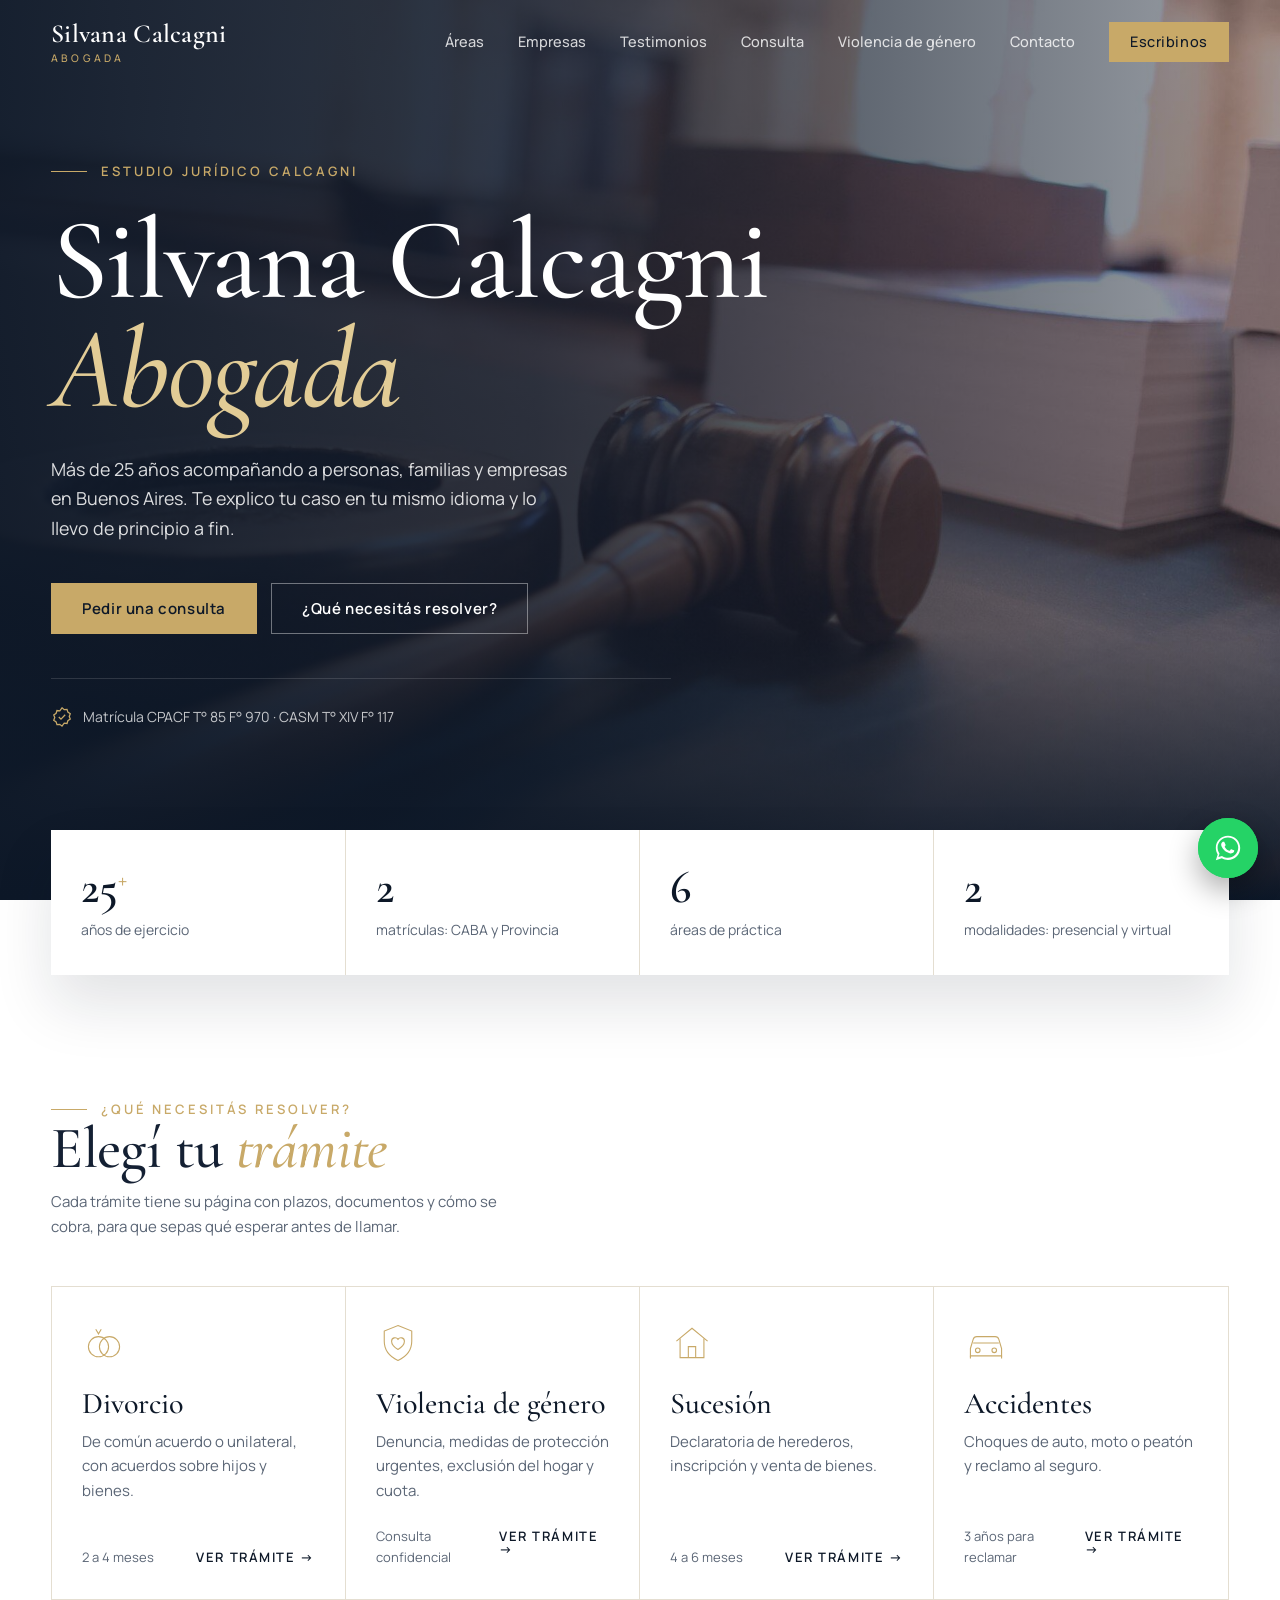
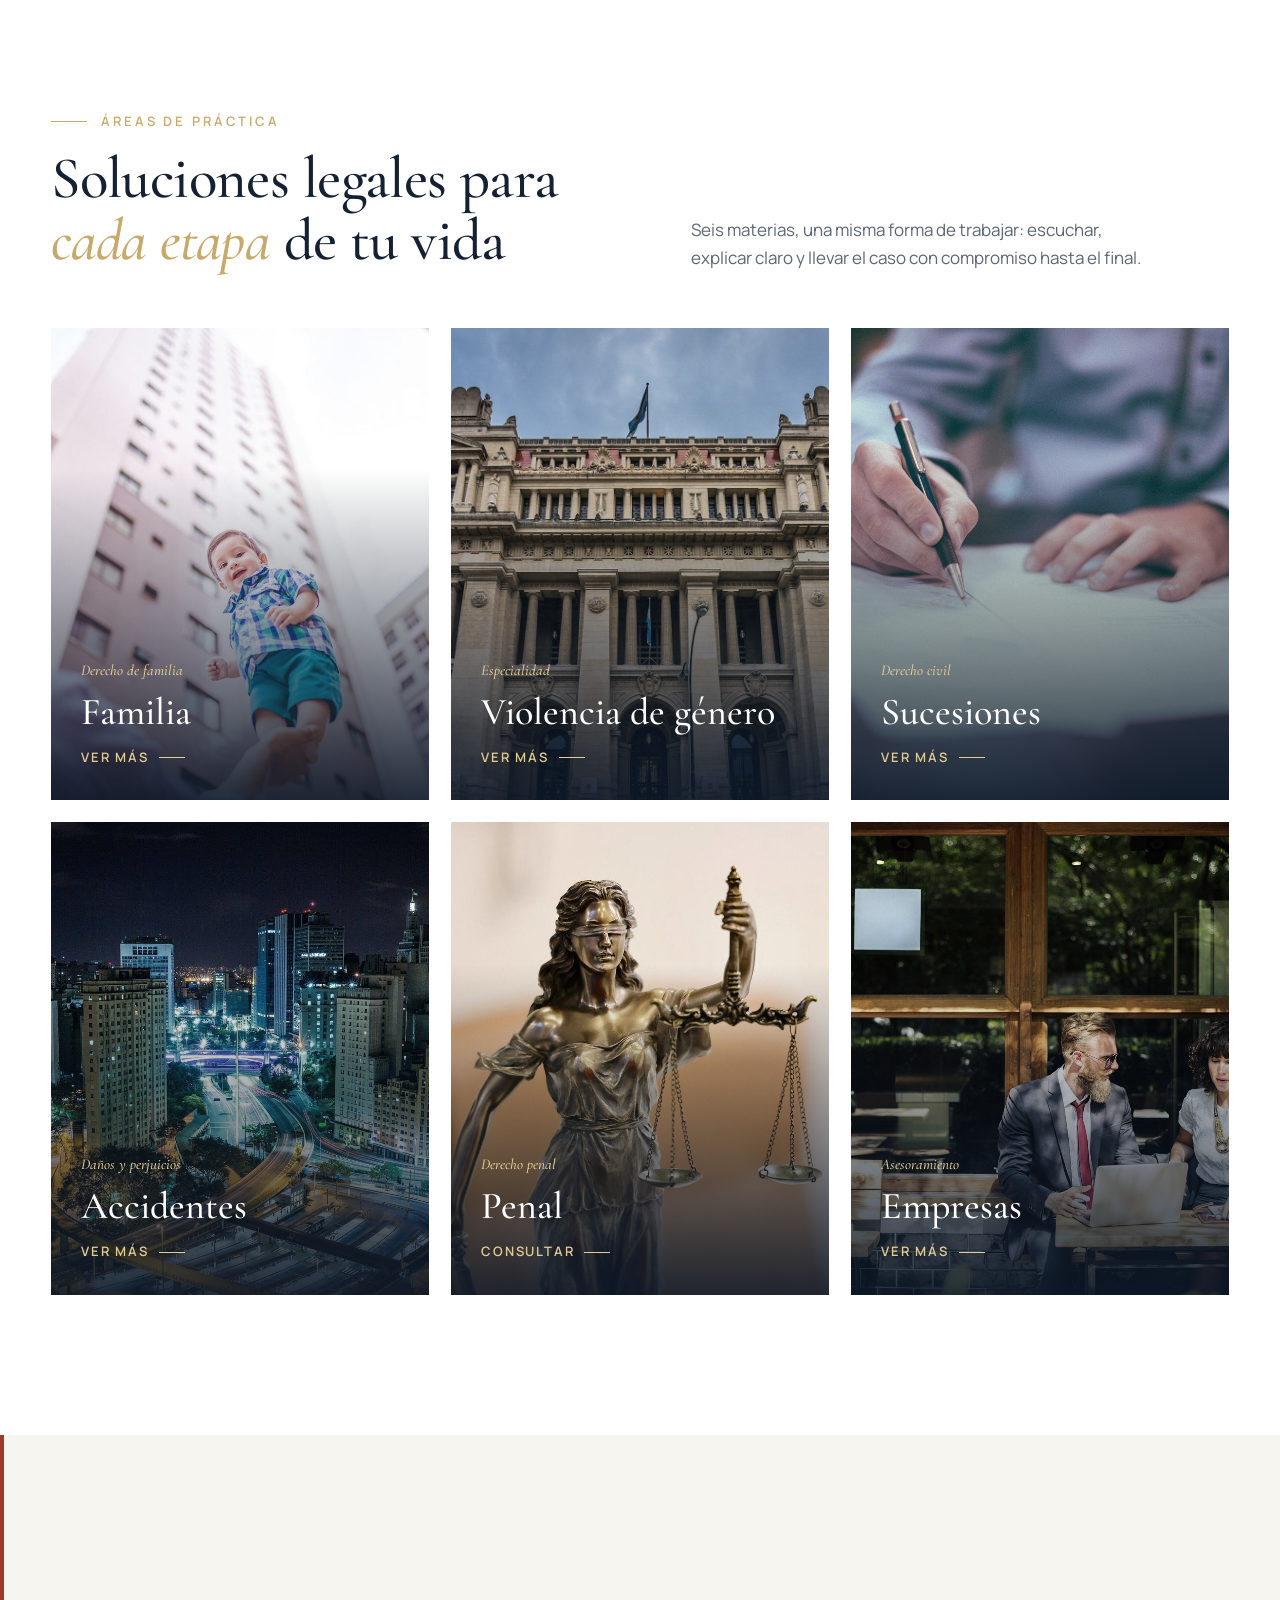
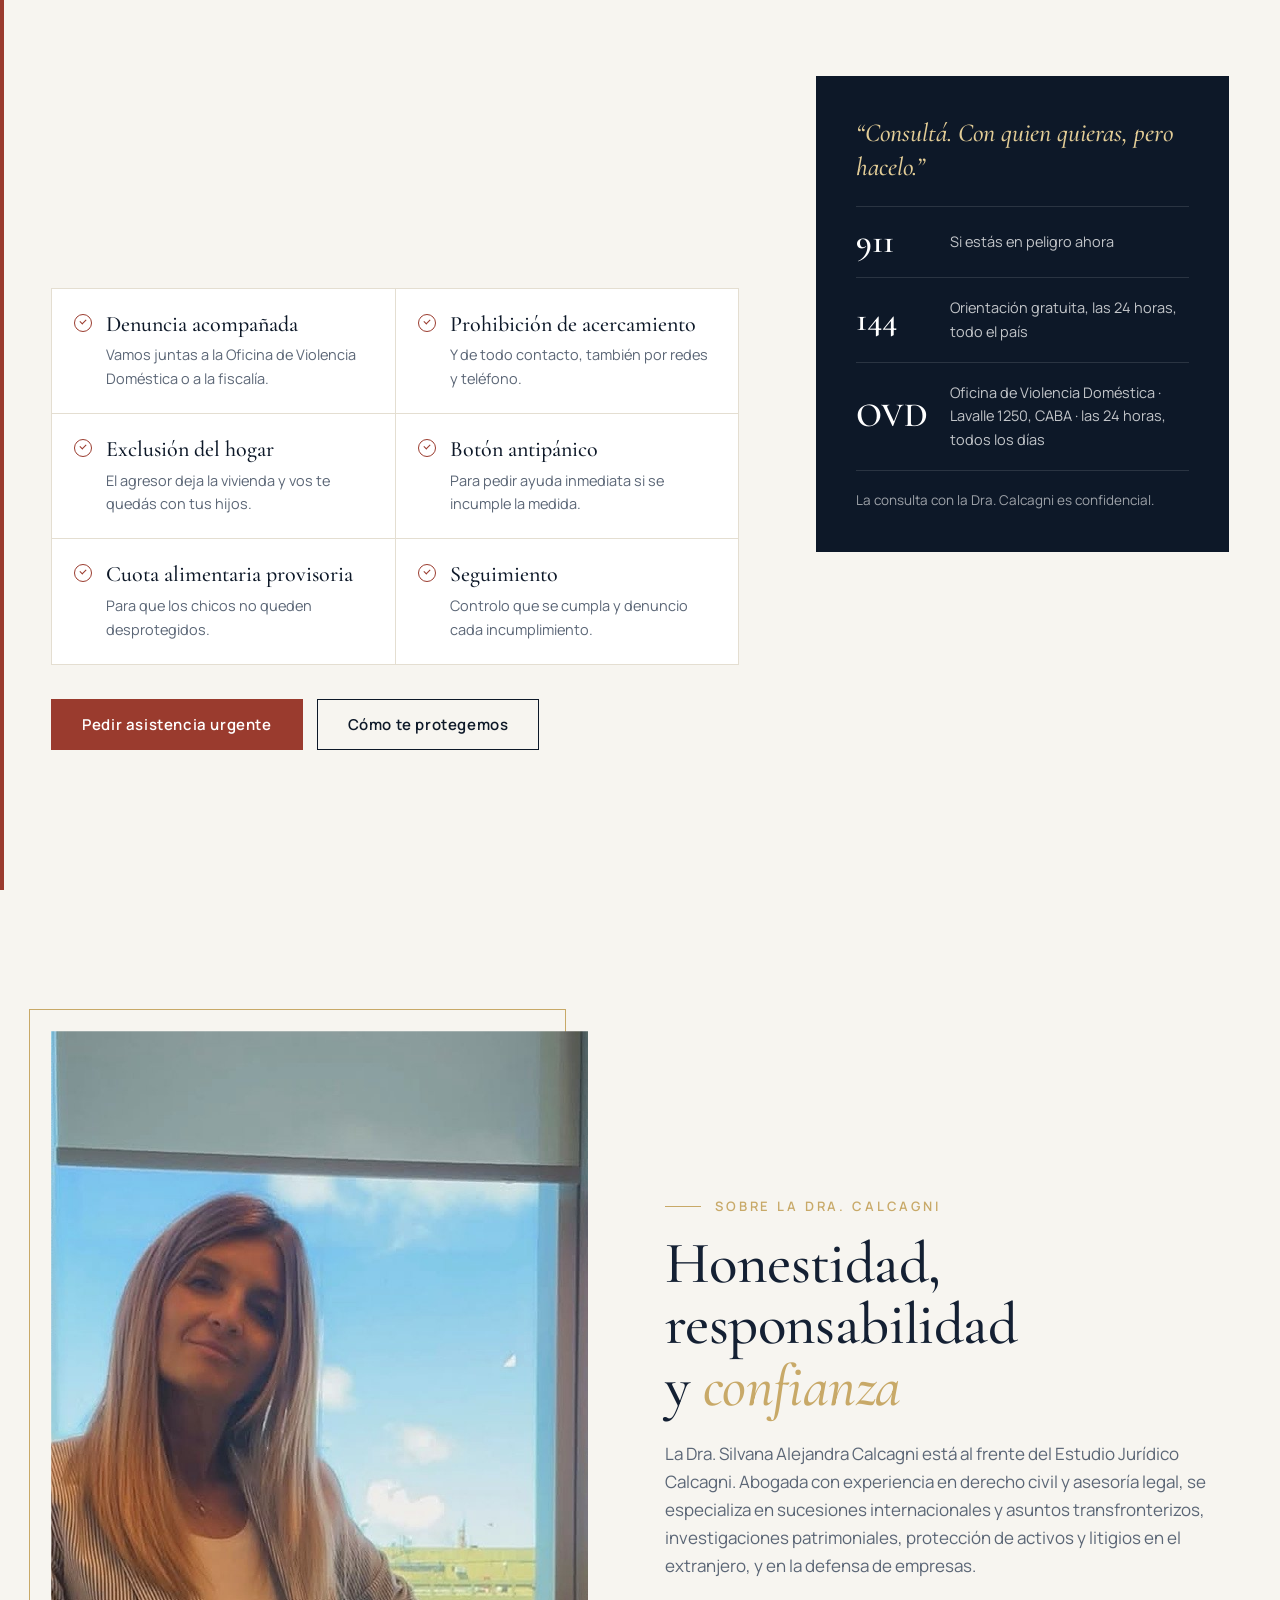
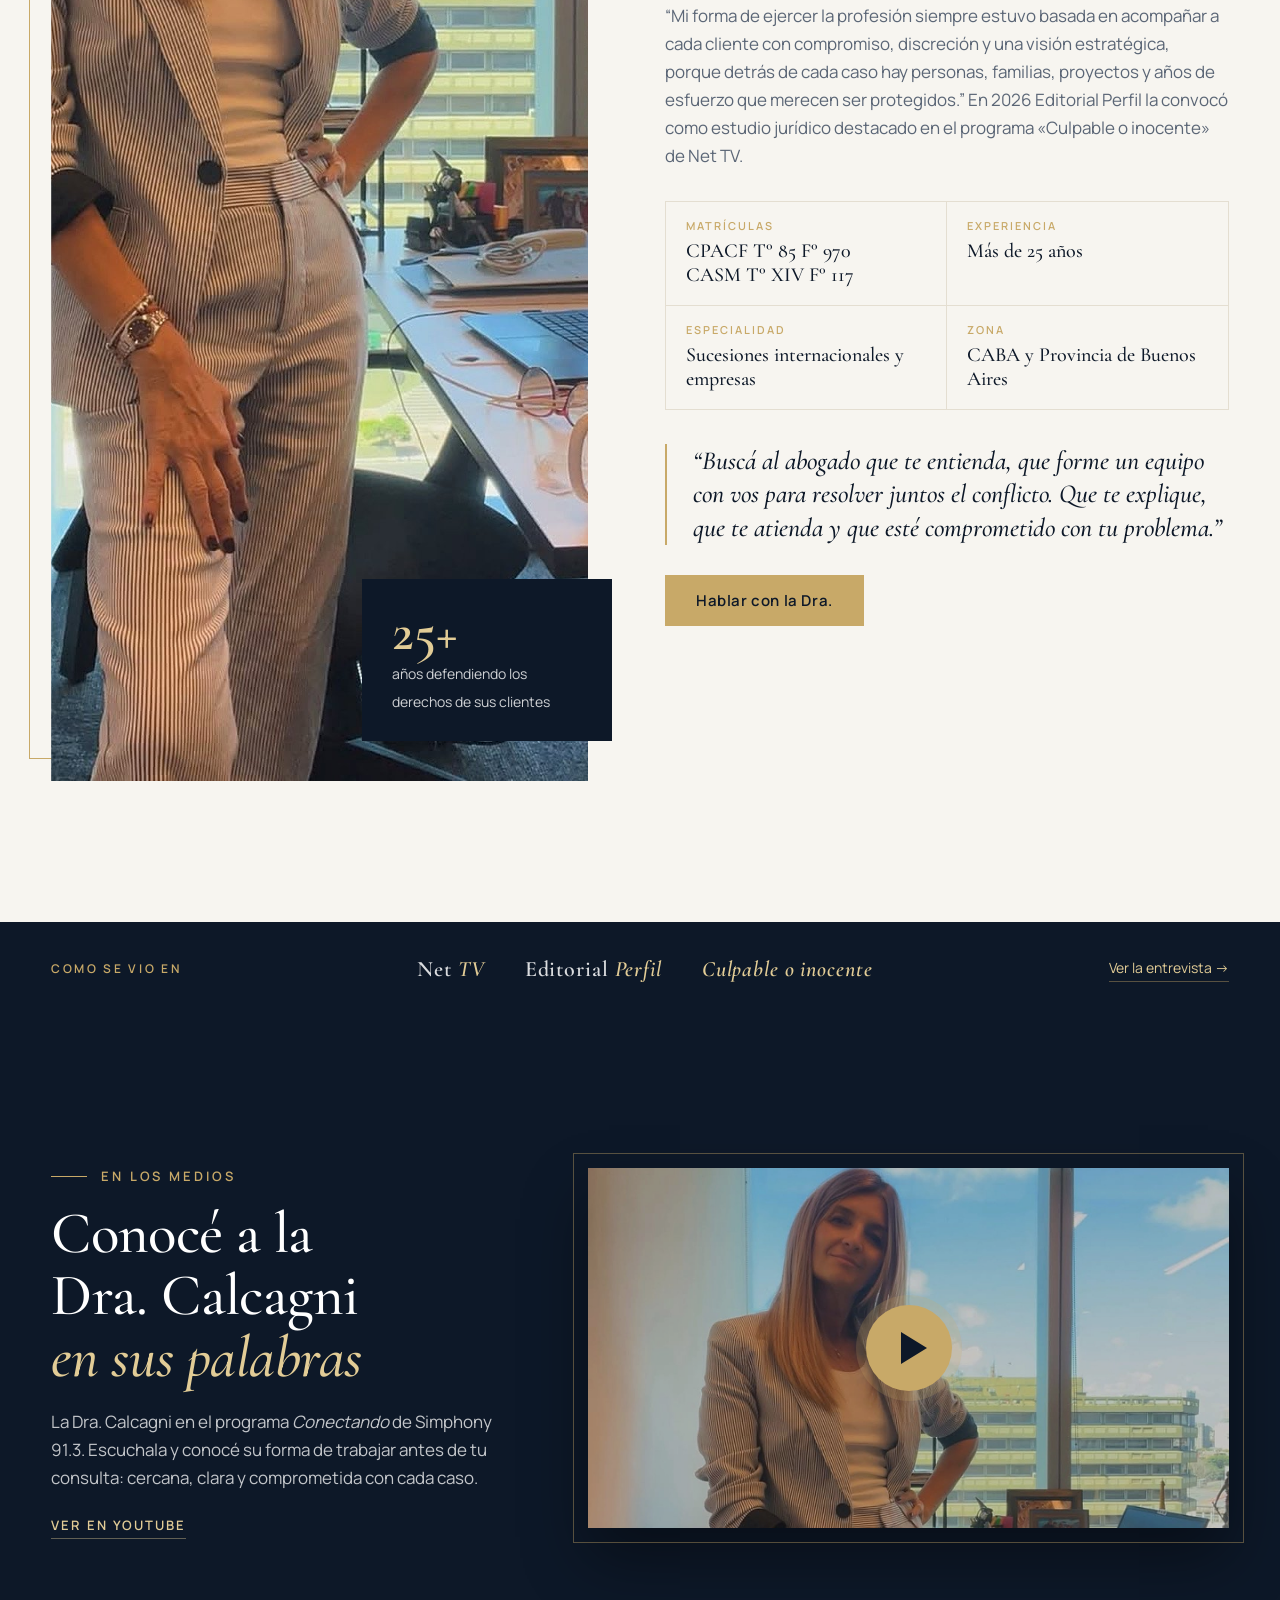
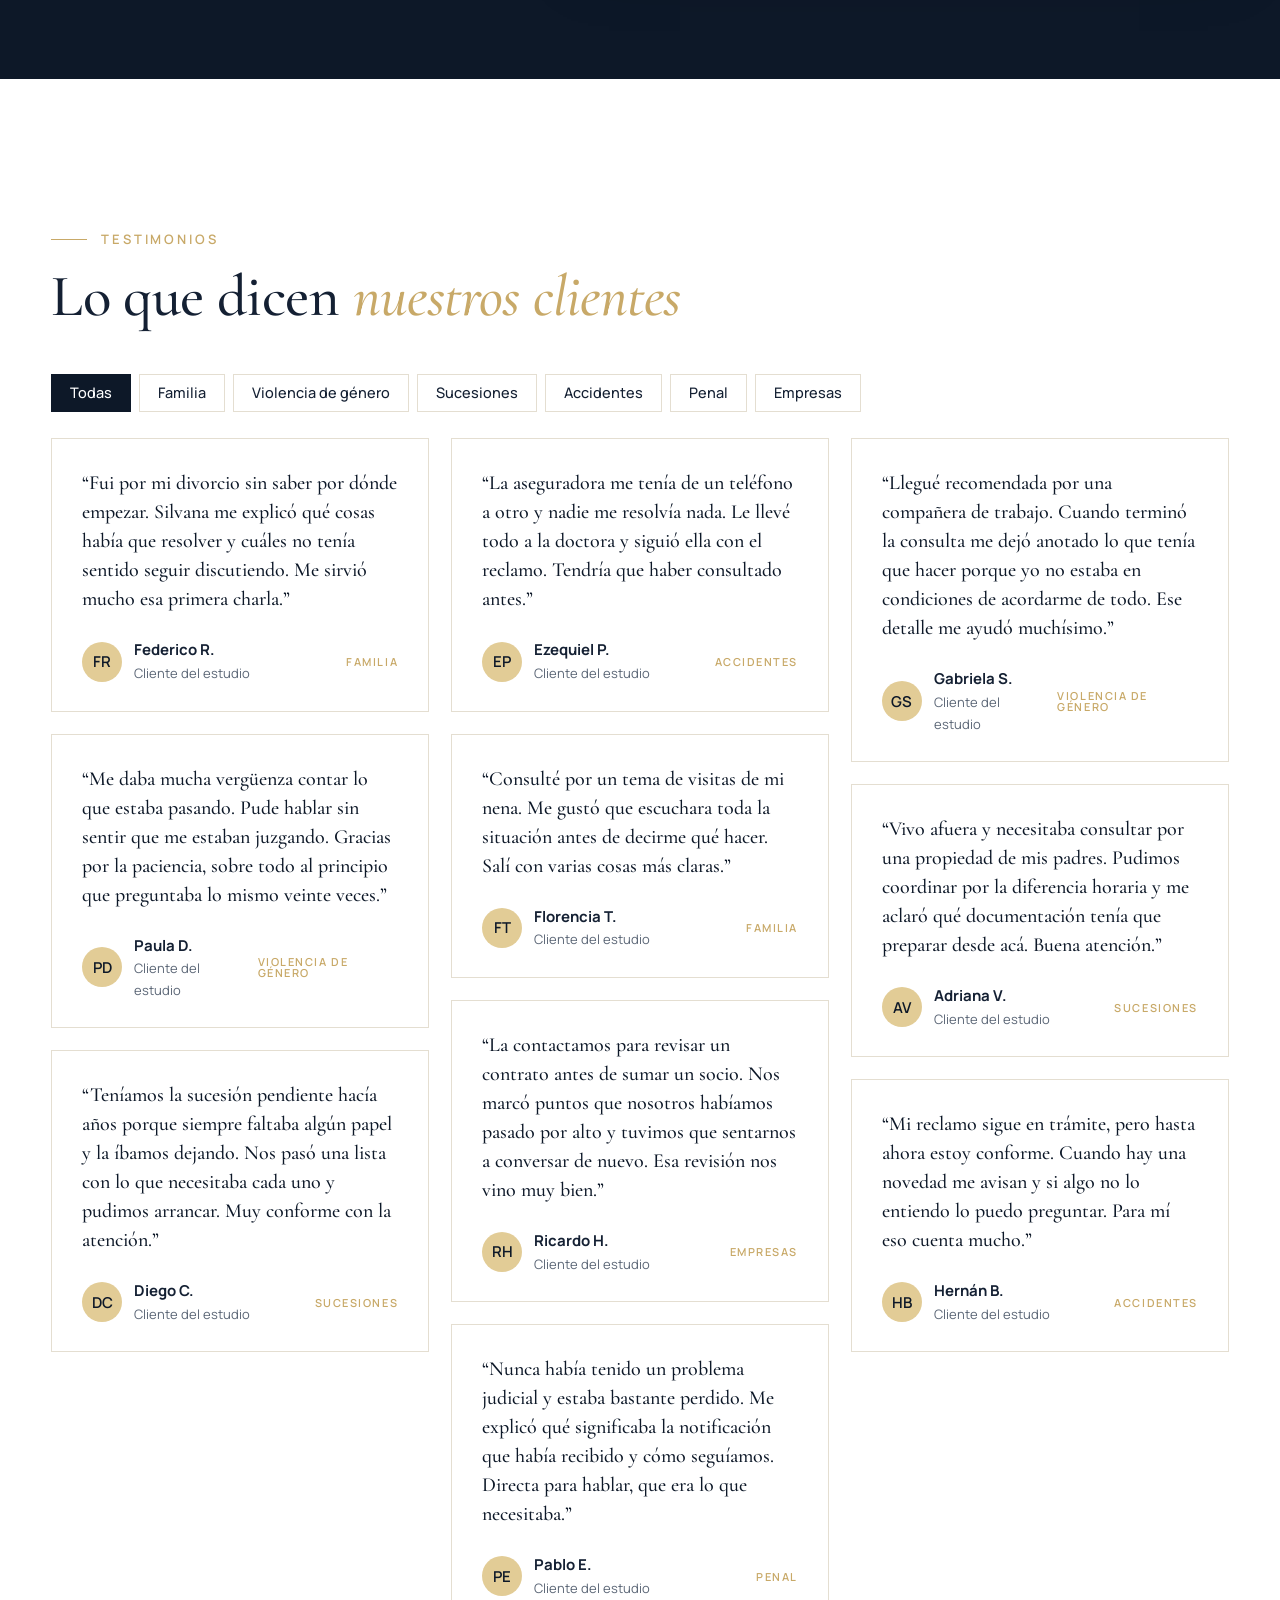
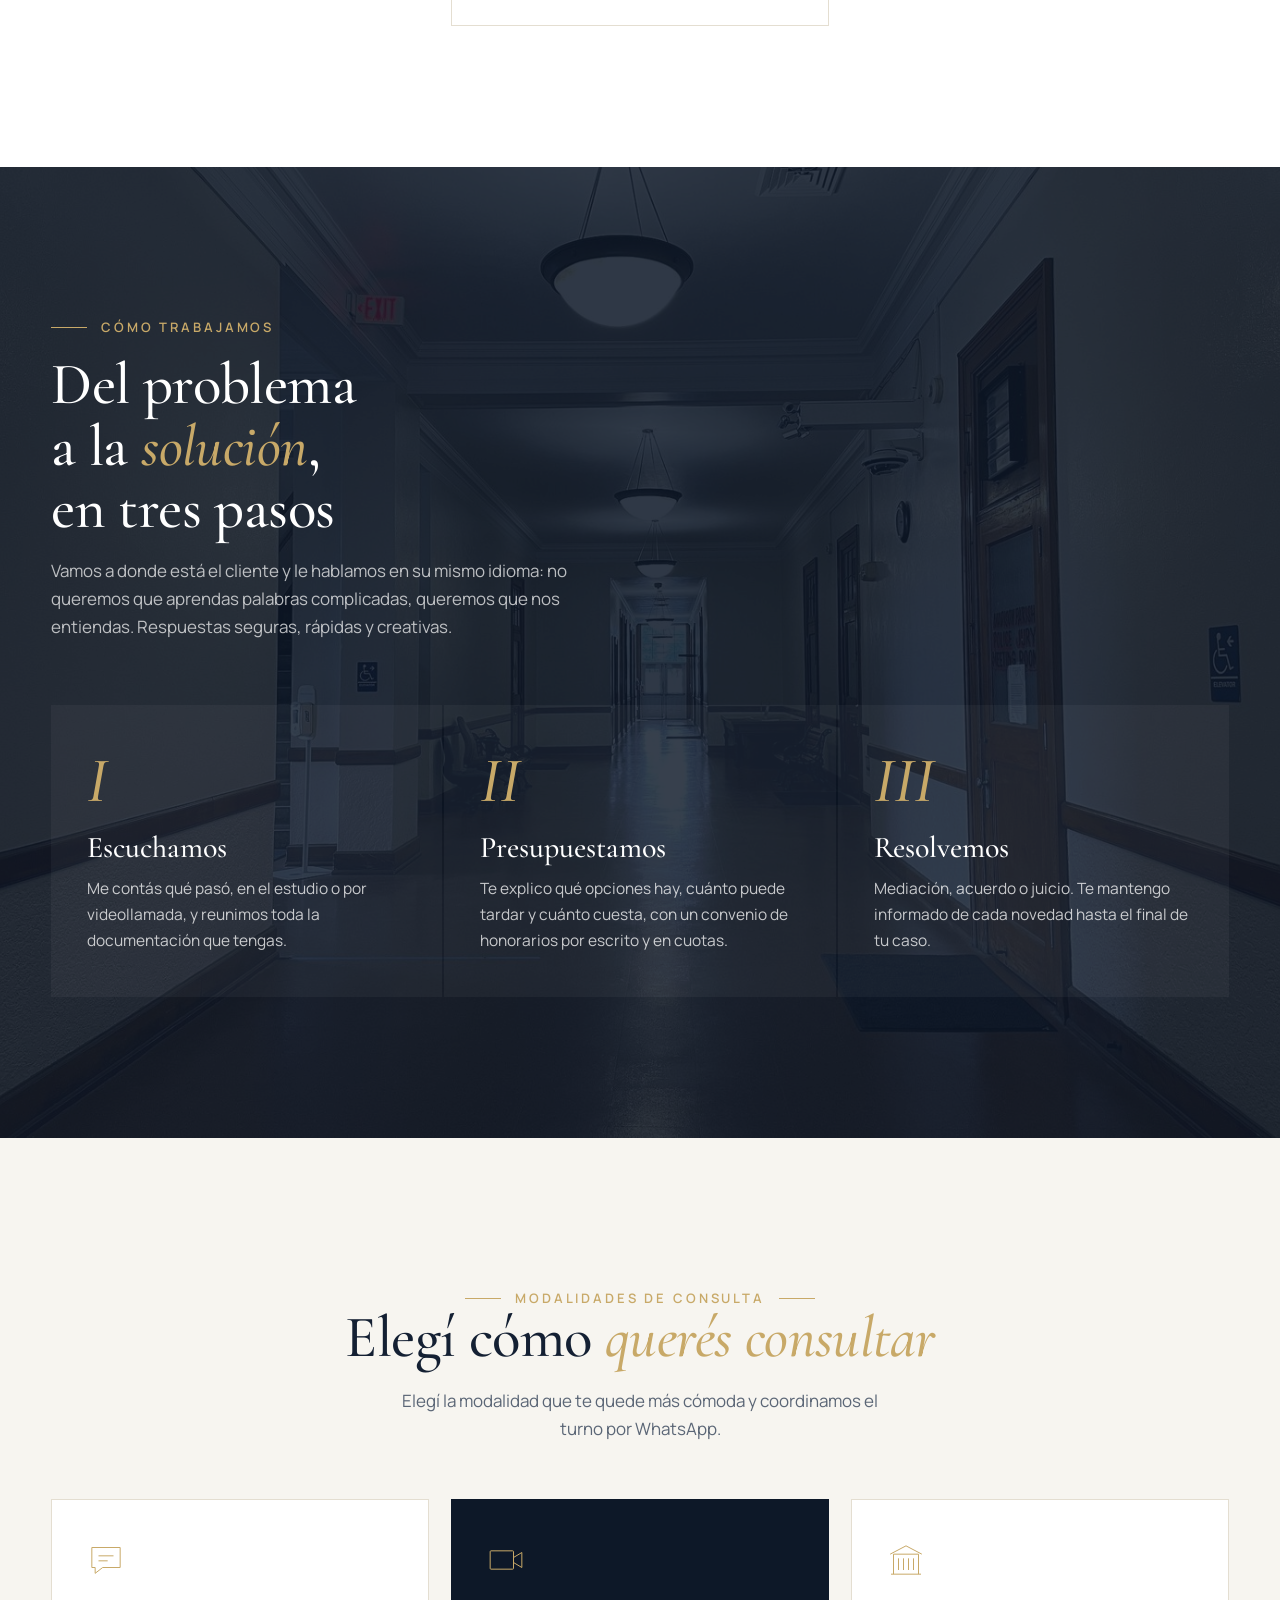
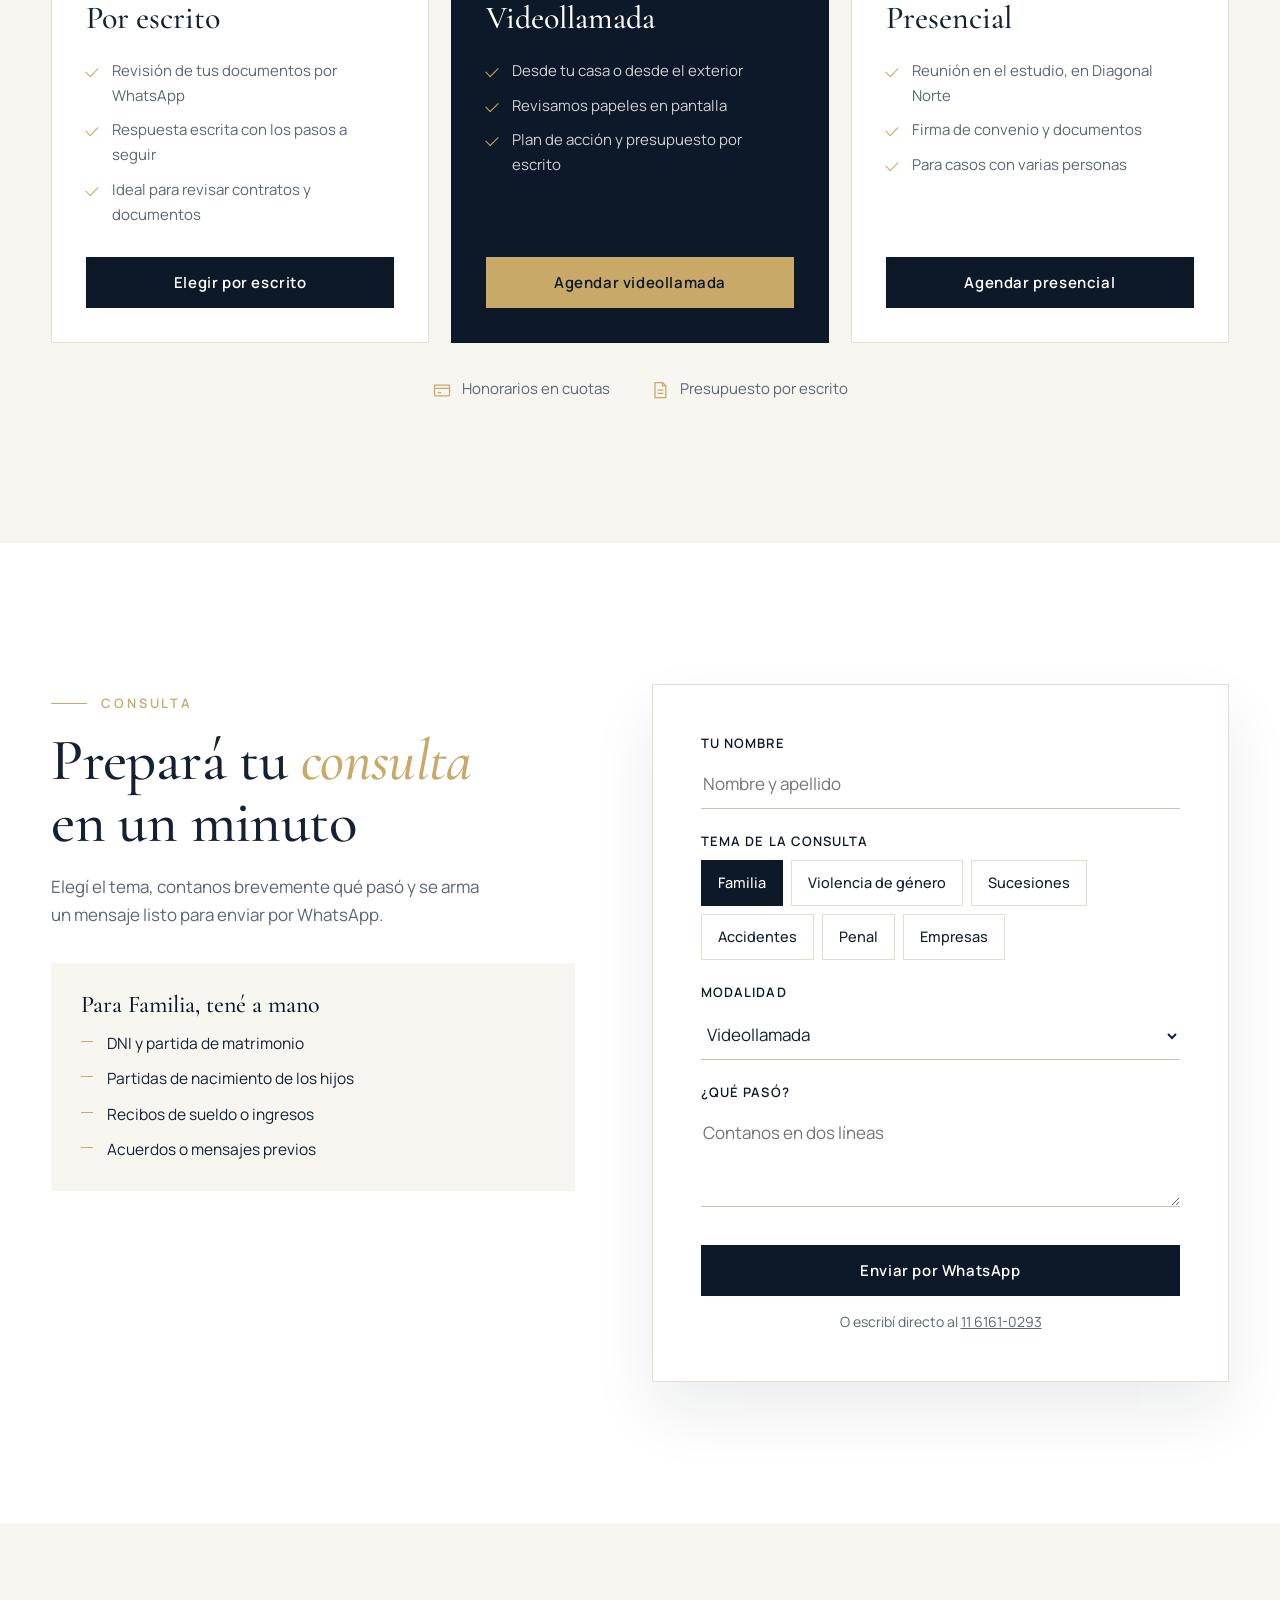
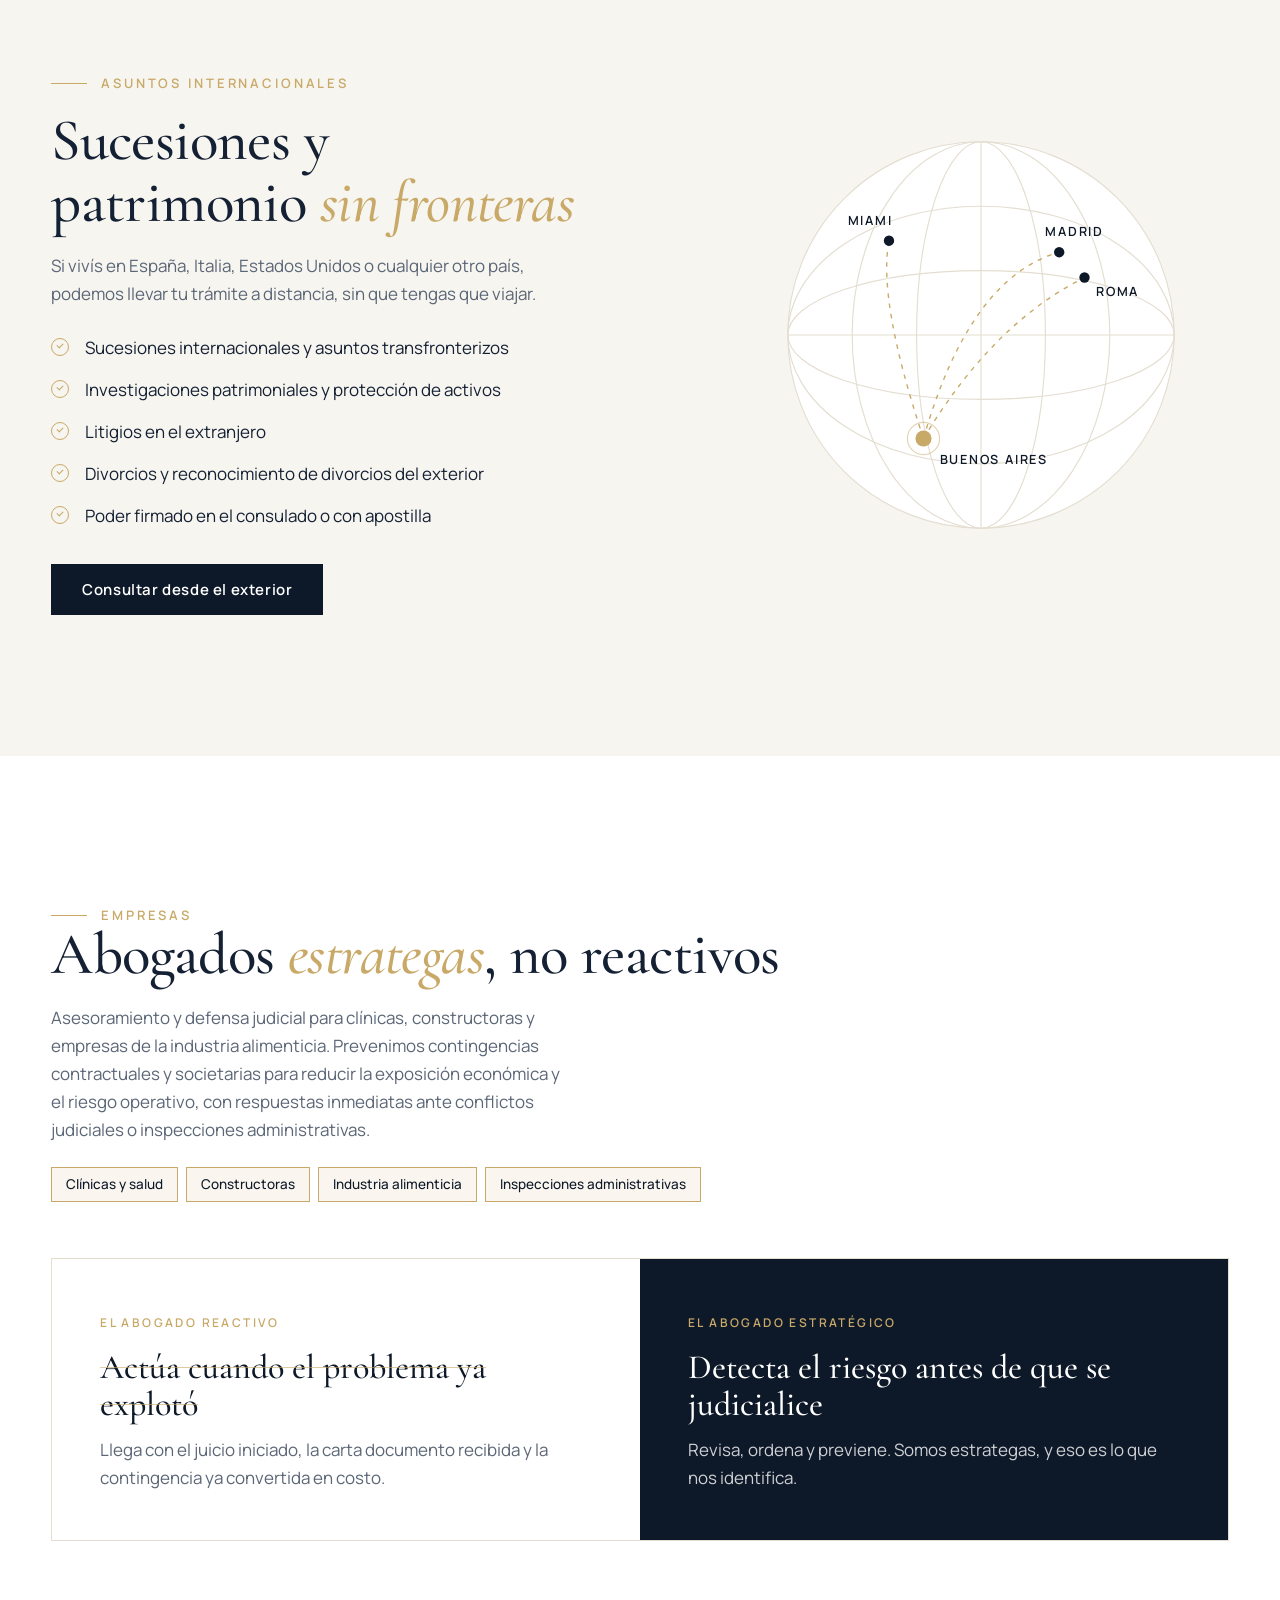
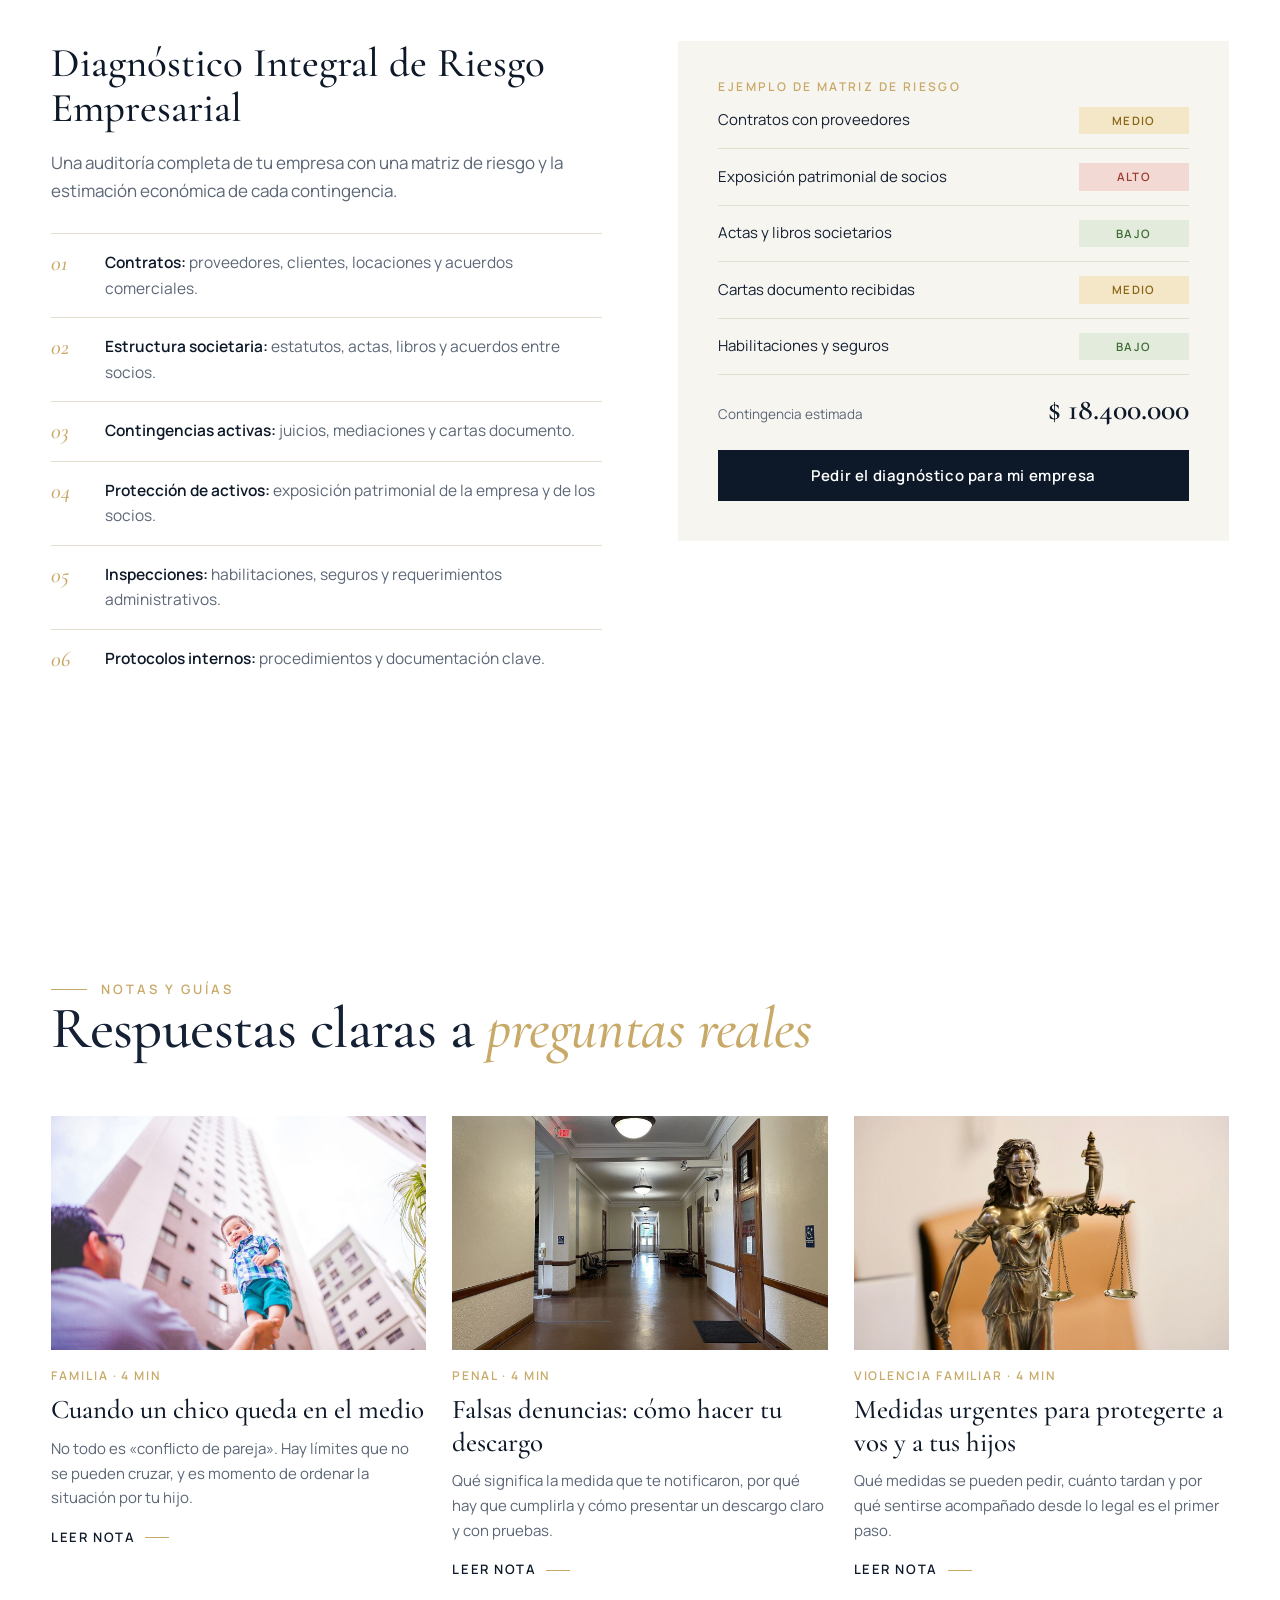
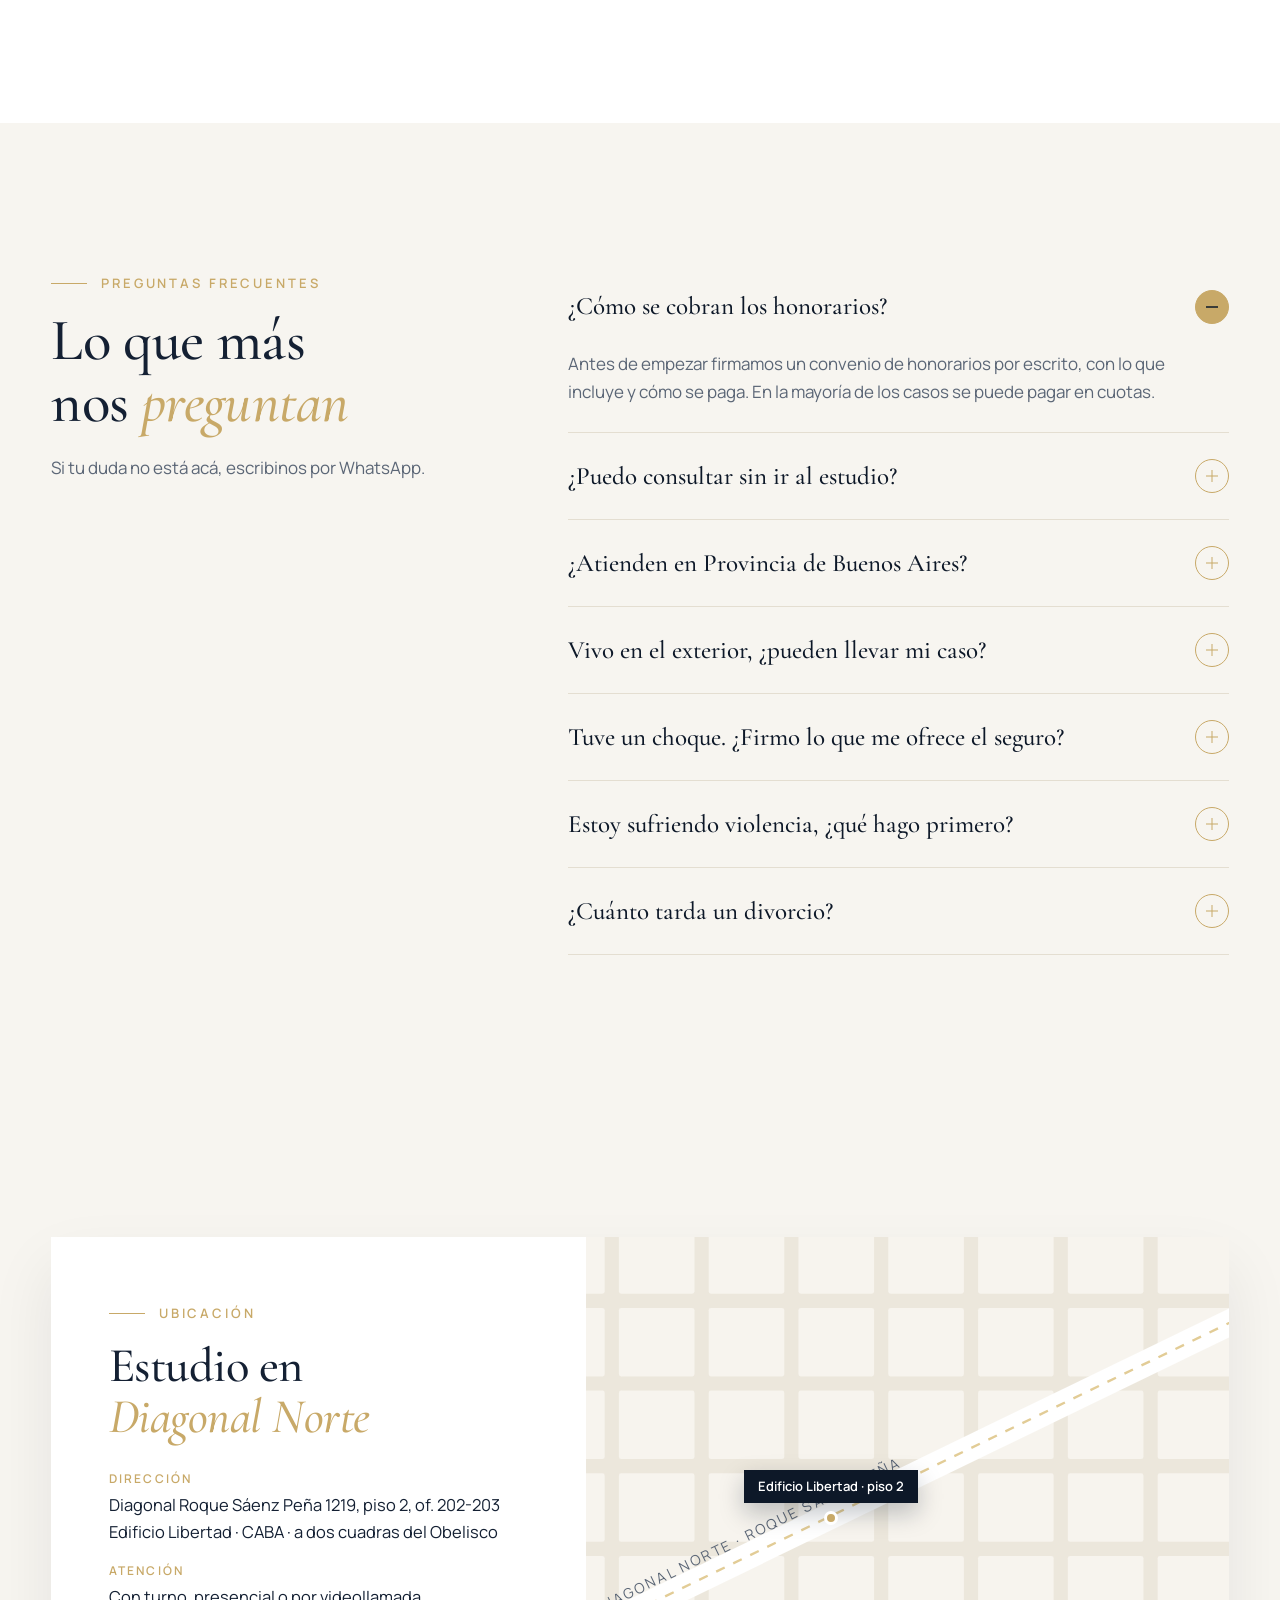
<file: index.html>
<!doctype html>
<html lang="es">
<head>
<meta charset="utf-8">
<meta name="viewport" content="width=device-width, initial-scale=1, viewport-fit=cover">
<title>Dra. Silvana Calcagni · Abogada en Buenos Aires</title>
<meta name="description" content="Dra. Silvana Calcagni, abogada en Buenos Aires con más de 25 años de ejercicio. Violencia de género, divorcios, sucesiones, accidentes y empresas. Consultas por WhatsApp y videollamada.">
<link rel="canonical" href="https://abogadosdebuenosaires.com/">
<meta property="og:type" content="website">
<meta property="og:locale" content="es_AR">
<meta property="og:site_name" content="Dra. Silvana Calcagni · Abogada">
<meta property="og:title" content="Dra. Silvana Calcagni · Abogada en Buenos Aires">
<meta property="og:description" content="Dra. Silvana Calcagni, abogada en Buenos Aires con más de 25 años de ejercicio. Violencia de género, divorcios, sucesiones, accidentes y empresas. Consultas por WhatsApp y videollamada.">
<meta property="og:url" content="https://abogadosdebuenosaires.com/">
<meta property="og:image" content="https://abogadosdebuenosaires.com/imagenes/hero-1.jpg">
<meta name="twitter:card" content="summary_large_image">
<link rel="preconnect" href="https://fonts.googleapis.com">
<link rel="preconnect" href="https://fonts.gstatic.com" crossorigin>
<link href="https://fonts.googleapis.com/css2?family=Cormorant+Garamond:ital,wght@0,500;0,600;1,500&family=Manrope:wght@400;500;600&display=swap" rel="stylesheet">
<link rel="stylesheet" href="estilos.css">
<script>document.documentElement.classList.add('js')</script>
<script type="application/ld+json">{"@context":"https://schema.org","@type":"Attorney","name":"Dra. Silvana Calcagni · Estudio Jurídico Calcagni","url":"https://abogadosdebuenosaires.com/","image":"https://abogadosdebuenosaires.com/imagenes/silvana.jpg","telephone":"+54 9 11 6161-0293","areaServed":[{"@type":"City","name":"Ciudad Autónoma de Buenos Aires"},{"@type":"State","name":"Provincia de Buenos Aires"}],"address":{"@type":"PostalAddress","streetAddress":"Diagonal Roque Sáenz Peña 1219, piso 2, of. 202-203","addressLocality":"Ciudad Autónoma de Buenos Aires","addressRegion":"CABA","addressCountry":"AR"},"founder":{"@type":"Person","name":"Silvana Alejandra Calcagni","jobTitle":"Abogada"},"sameAs":["https://www.instagram.com/abogadacalcagni/","https://ar.linkedin.com/in/silvana-alejandra-calcagni-197a69231"],"knowsAbout":["Derecho de familia","Violencia de género","Sucesiones","Accidentes de tránsito","Derecho penal","Asesoramiento a empresas"]}</script>
</head>
<body>
<header class="header" id="top">
  <div class="wrap">
    <a class="logo" href="index.html"><b>Silvana Calcagni</b><span>Abogada</span></a>
    <nav class="nav" aria-label="Principal">
      <a href="#areas">Áreas</a><a href="#empresas">Empresas</a><a href="#resenas">Testimonios</a><a href="#modalidades">Consulta</a><a href="violencia.html">Violencia de género</a><a href="#ubicacion">Contacto</a>
      <a class="btn" data-wa="Hola Dra. Calcagni, quiero hacer una consulta." href="https://wa.me/5491161610293">Escribinos</a>
      <button class="burger" aria-label="Abrir menú" aria-expanded="false" aria-controls="mnav"><i></i></button>
    </nav>
  </div>
</header>
<nav class="mnav" id="mnav" aria-label="Menú">
  <small>Trámites</small><a href="divorcio.html">Divorcio</a><a href="violencia.html">Violencia de género</a><a href="sucesion.html">Sucesión</a><a href="accidentes.html">Accidentes</a>
  <small>El estudio</small><a href="#empresas">Empresas</a><a href="#resenas">Testimonios</a><a href="#modalidades">Consulta</a><a href="violencia.html">Violencia de género</a><a href="#ubicacion">Contacto</a>
  <a class="btn" data-wa="Hola Dra. Calcagni, quiero hacer una consulta." href="https://wa.me/5491161610293">Escribir por WhatsApp</a>
</nav>

<section class="hero" id="inicio">
  <div class="bg"><img src="imagenes/hero-1.jpg" alt="" width="1920" height="1280"></div>
  <div class="content wrap">
    <span class="kicker">Estudio Jurídico Calcagni</span>
    <h1>Silvana Calcagni<em>Abogada</em></h1>
    <p class="lead">Más de 25 años acompañando a personas, familias y empresas en Buenos Aires. Te explico tu caso en tu mismo idioma y lo llevo de principio a fin.</p>
    <div>
      <div class="ctas">
        <a class="btn" href="#modalidades">Pedir una consulta</a>
        <a class="btn ghost" href="#areas">¿Qué necesitás resolver?</a>
      </div>
      <div class="proof">
        <span class="mat"><svg viewBox="0 0 24 24"><path d="M12 2l2.4 2 3.1-.3.9 3 2.6 1.8-1.1 2.9 1.1 2.9-2.6 1.8-.9 3-3.1-.3L12 22l-2.4-2-3.1.3-.9-3L3 15.5l1.1-2.9L3 9.7l2.6-1.8.9-3 3.1.3z"/><path d="M8.5 12l2.4 2.4 4.6-4.8"/></svg>Matrícula CPACF T° 85 F° 970 · CASM T° XIV F° 117</span>
      </div>
    </div>
  </div>
  <span class="scroll" aria-hidden="true"></span>
</section>

<div class="stats wrap" aria-label="El estudio en números">
  <ul data-reveal>
    <li><b data-count="25">25<sup>+</sup></b><span>años de ejercicio</span></li>
    <li><b>2</b><span>matrículas: CABA y Provincia</span></li>
    <li><b data-count="6">6</b><span>áreas de práctica</span></li>
    <li><b>2</b><span>modalidades: presencial y virtual</span></li>
  </ul>
</div>

<main>
<section class="route" id="areas">
  <div class="wrap">
    <div data-reveal><span class="kicker">¿Qué necesitás resolver?</span><h2>Elegí tu <em>trámite</em></h2><p class="sub">Cada trámite tiene su página con plazos, documentos y cómo se cobra, para que sepas qué esperar antes de llamar.</p></div>
    <div class="grid"><a href="divorcio.html" data-reveal style="--d:0"><svg class="ico" viewBox="0 0 48 48"><circle cx="18" cy="28" r="11"/><circle cx="30" cy="28" r="11"/><path d="M15 9l3 5 3-5"/></svg><h3>Divorcio</h3><p>De común acuerdo o unilateral, con acuerdos sobre hijos y bienes.</p><span class="t">2 a 4 meses<b>Ver trámite →</b></span></a><a href="violencia.html" data-reveal style="--d:1"><svg class="ico" viewBox="0 0 48 48"><path d="M24 5l15 6v11c0 10-6.5 17-15 21C15.5 39 9 32 9 22V11z"/><path d="M24 31s-7-4.3-7-9a3.8 3.8 0 0 1 7-2 3.8 3.8 0 0 1 7 2c0 4.7-7 9-7 9z"/></svg><h3>Violencia de género</h3><p>Denuncia, medidas de protección urgentes, exclusión del hogar y cuota.</p><span class="t">Consulta confidencial<b>Ver trámite →</b></span></a><a href="sucesion.html" data-reveal style="--d:2"><svg class="ico" viewBox="0 0 48 48"><path d="M7 22L24 8l17 14"/><path d="M11 19v21h26V19"/><path d="M20 40V28h8v12"/></svg><h3>Sucesión</h3><p>Declaratoria de herederos, inscripción y venta de bienes.</p><span class="t">4 a 6 meses<b>Ver trámite →</b></span></a><a href="accidentes.html" data-reveal style="--d:3"><svg class="ico" viewBox="0 0 48 48"><path d="M7 30l3-10c.6-2 2-3 4-3h20c2 0 3.4 1 4 3l3 10v8H7z"/><circle cx="15" cy="32" r="2.5"/><circle cx="33" cy="32" r="2.5"/><path d="M7 38v3M41 38v3M10 24h28"/></svg><h3>Accidentes</h3><p>Choques de auto, moto o peatón y reclamo al seguro.</p><span class="t">3 años para reclamar<b>Ver trámite →</b></span></a></div>
  </div>
</section>

<section class="areas section" style="padding-top:clamp(72px,8vw,110px)">
  <div class="wrap">
    <div class="head">
      <div data-reveal><span class="kicker">Áreas de práctica</span><h2>Soluciones legales para <em>cada etapa</em> de tu vida</h2></div>
      <p data-reveal style="--d:1">Seis materias, una misma forma de trabajar: escuchar, explicar claro y llevar el caso con compromiso hasta el final.</p>
    </div>
    <div class="cards">
      <a class="card" href="divorcio.html" data-reveal><img src="imagenes/familia-1.jpg" alt="Padre alzando a su hijo" loading="lazy" width="1920" height="1280"><div class="txt"><span class="n">Derecho de familia</span><h3>Familia</h3><p>Divorcios, cuota alimentaria, cuidado personal, régimen de comunicación y divorcios del exterior.</p><span class="more">Ver más</span></div></a>
      <a class="card" href="violencia.html" data-reveal style="--d:1"><img src="imagenes/buenos-aires-2.jpg" alt="Fachada del Palacio de Justicia de la Nación, Buenos Aires" loading="lazy" width="1400" height="997"><div class="txt"><span class="n">Especialidad</span><h3>Violencia de género</h3><p>Denuncia acompañada, medidas de protección urgentes, exclusión del hogar y cuota alimentaria para vos y tus hijos.</p><span class="more">Ver más</span></div></a>
      <a class="card" href="sucesion.html" data-reveal style="--d:2"><img src="imagenes/sucesiones-1.jpg" alt="Mano firmando un documento" loading="lazy" width="1920" height="1281"><div class="txt"><span class="n">Derecho civil</span><h3>Sucesiones</h3><p>Sucesiones con o sin testamento, declaratoria de herederos e inscripción de bienes, con pago en cuotas.</p><span class="more">Ver más</span></div></a>
      <a class="card" href="accidentes.html" data-reveal><img src="imagenes/accidentes-2.jpg" alt="Tránsito de una ciudad de noche" loading="lazy" width="1920" height="1280"><div class="txt"><span class="n">Daños y perjuicios</span><h3>Accidentes</h3><p>Choques de auto, moto o peatón y mediaciones con aseguradoras para cobrar sin llegar a juicio.</p><span class="more">Ver más</span></div></a>
      <a class="card" href="#consulta" data-topic="penal" data-reveal style="--d:1"><img src="imagenes/hero-2.jpg" alt="Estatua de la Justicia con su balanza" loading="lazy" width="1920" height="1281"><div class="txt"><span class="n">Derecho penal</span><h3>Penal</h3><p>Defensa ante falsas denuncias y acompañamiento en violencia familiar. Justicia no es creer sin prueba: es investigar y probar.</p><span class="more">Consultar</span></div></a>
      <a class="card" href="#empresas" data-reveal style="--d:2"><img src="imagenes/empresas-2.jpg" alt="Dos personas trabajando con una laptop" loading="lazy" width="1920" height="1288"><div class="txt"><span class="n">Asesoramiento</span><h3>Empresas</h3><p>Diagnóstico Integral de Riesgo Empresarial, contratos, negociaciones, conflictos societarios y protección del patrimonio.</p><span class="more">Ver más</span></div></a>
    </div>
  </div>
</section>

<section class="vg section" id="violencia">
  <div class="wrap grid">
    <div>
      <div data-reveal><span class="kicker">Especialidad · Violencia de género y familiar</span><h2>La violencia no es un <em>asunto privado</em></h2><p class="sub">Requiere intervención inmediata. Sentirte acompañada desde lo legal es el primer paso para terminar con la situación. Existen medidas urgentes para protegerte a vos y a tus hijos.</p></div>
      <ul class="medidas" data-reveal style="--d:1">
        <li><b>Denuncia acompañada</b><span>Vamos juntas a la Oficina de Violencia Doméstica o a la fiscalía.</span></li>
        <li><b>Prohibición de acercamiento</b><span>Y de todo contacto, también por redes y teléfono.</span></li>
        <li><b>Exclusión del hogar</b><span>El agresor deja la vivienda y vos te quedás con tus hijos.</span></li>
        <li><b>Botón antipánico</b><span>Para pedir ayuda inmediata si se incumple la medida.</span></li>
        <li><b>Cuota alimentaria provisoria</b><span>Para que los chicos no queden desprotegidos.</span></li>
        <li><b>Seguimiento</b><span>Controlo que se cumpla y denuncio cada incumplimiento.</span></li>
      </ul>
      <div class="ctas" data-reveal style="--d:2">
        <a class="btn urg" data-wa="Hola Dra. Calcagni, necesito asistencia urgente por una situación de violencia." href="https://wa.me/5491161610293">Pedir asistencia urgente</a>
        <a class="btn line" href="violencia.html">Cómo te protegemos</a>
      </div>
    </div>
    <aside class="help" data-reveal style="--d:1" aria-label="Teléfonos de ayuda">
      <p class="q">“Consultá. Con quien quieras, pero hacelo.”</p>
      <a class="line-h" href="tel:911"><b>911</b><span>Si estás en peligro ahora</span></a>
      <a class="line-h" href="tel:144"><b>144</b><span>Orientación gratuita, las 24 horas, todo el país</span></a>
      <div class="line-h"><b>OVD</b><span>Oficina de Violencia Doméstica · Lavalle 1250, CABA · las 24 horas, todos los días</span></div>
      <p class="sm">La consulta con la Dra. Calcagni es confidencial.</p>
    </aside>
  </div>
</section>

<section class="about section" id="estudio">
  <div class="wrap grid">
    <div class="pic" data-reveal>
      <img src="imagenes/silvana.jpg" alt="La Dra. Silvana Calcagni en su estudio" loading="lazy" width="1080" height="1350" style="object-position:center 20%">
      <div class="badge"><b>25+</b><span>años defendiendo los derechos de sus clientes</span></div>
    </div>
    <div class="txt">
      <div data-reveal><span class="kicker">Sobre la Dra. Calcagni</span><h2>Honestidad, responsabilidad y <em>confianza</em></h2></div>
      <p data-reveal style="--d:1">La Dra. Silvana Alejandra Calcagni está al frente del Estudio Jurídico Calcagni. Abogada con experiencia en derecho civil y asesoría legal, se especializa en sucesiones internacionales y asuntos transfronterizos, investigaciones patrimoniales, protección de activos y litigios en el extranjero, y en la defensa de empresas.</p>
      <p data-reveal style="--d:2">“Mi forma de ejercer la profesión siempre estuvo basada en acompañar a cada cliente con compromiso, discreción y una visión estratégica, porque detrás de cada caso hay personas, familias, proyectos y años de esfuerzo que merecen ser protegidos.” En 2026 Editorial Perfil la convocó como estudio jurídico destacado en el programa «Culpable o inocente» de Net TV.</p>
      <div class="creds" data-reveal style="--d:2">
        <div><small>Matrículas</small><span>CPACF T° 85 F° 970<br>CASM T° XIV F° 117</span></div>
        <div><small>Experiencia</small><span>Más de 25 años</span></div>
        <div><small>Especialidad</small><span>Sucesiones internacionales y empresas</span></div>
        <div><small>Zona</small><span>CABA y Provincia de Buenos Aires</span></div>
      </div>
      <blockquote data-reveal style="--d:3">“Buscá al abogado que te entienda, que forme un equipo con vos para resolver juntos el conflicto. Que te explique, que te atienda y que esté comprometido con tu problema.”</blockquote>
      <div class="sign" data-reveal style="--d:4">
        <a class="btn" data-wa="Hola Dra. Calcagni, quiero hacer una consulta." href="https://wa.me/5491161610293">Hablar con la Dra.</a>
      </div>
    </div>
  </div>
</section>

<div class="press-strip">
  <div class="wrap">
    <small>Como se vio en</small>
    <div class="logos"><span>Net <i>TV</i></span><span>Editorial <i>Perfil</i></span><span><i>Culpable o inocente</i></span></div>
    <a href="https://www.instagram.com/abogadacalcagni/reel/DWojUQWALA2/" target="_blank" rel="noopener">Ver la entrevista →</a>
  </div>
</div>

<section class="video section" id="video">
  <div class="wrap vgrid">
    <div class="vtxt" data-reveal>
      <span class="kicker">En los medios</span>
      <h2>Conocé a la Dra. Calcagni <em>en sus palabras</em></h2>
      <p>La Dra. Calcagni en el programa <i>Conectando</i> de Simphony 91.3. Escuchala y conocé su forma de trabajar antes de tu consulta: cercana, clara y comprometida con cada caso.</p>
      <a class="vlink" href="https://www.youtube.com/watch?v=5Z_V2c9ituE" target="_blank" rel="noopener">Ver en YouTube</a>
    </div>
    <div class="vbox" data-reveal style="--d:1">
      <a class="yt" href="https://www.youtube.com/watch?v=5Z_V2c9ituE" data-yt="5Z_V2c9ituE" target="_blank" rel="noopener" aria-label="Reproducir el video de la Dra. Calcagni">
        <img src="imagenes/silvana.jpg" alt="" loading="lazy" width="1440" height="1800">
        <span class="play" aria-hidden="true"></span>
      </a>
    </div>
  </div>
</section>

<section class="reviews section" id="resenas">
  <div class="wrap">
    <div class="top">
      <div data-reveal><span class="kicker">Testimonios</span><h2>Lo que dicen <em>nuestros clientes</em></h2></div>
    </div>
    <div class="rfilter" role="group" aria-label="Filtrar testimonios por área" data-reveal><button data-f="todas" aria-pressed="true">Todas</button><button data-f="familia" aria-pressed="false">Familia</button><button data-f="violencia" aria-pressed="false">Violencia de género</button><button data-f="sucesiones" aria-pressed="false">Sucesiones</button><button data-f="accidentes" aria-pressed="false">Accidentes</button><button data-f="penal" aria-pressed="false">Penal</button><button data-f="empresas" aria-pressed="false">Empresas</button></div>
    <div class="rgrid">
      <article class="review" data-area="familia" data-reveal style="--d:0"><p class="q">“Fui por mi divorcio sin saber por dónde empezar. Silvana me explicó qué cosas había que resolver y cuáles no tenía sentido seguir discutiendo. Me sirvió mucho esa primera charla.”</p><div class="who"><span class="av">FR</span><div><b>Federico R.</b><small>Cliente del estudio</small></div><span class="tag">Familia</span></div></article>
      <article class="review" data-area="violencia" data-reveal style="--d:1"><p class="q">“Me daba mucha vergüenza contar lo que estaba pasando. Pude hablar sin sentir que me estaban juzgando. Gracias por la paciencia, sobre todo al principio que preguntaba lo mismo veinte veces.”</p><div class="who"><span class="av">PD</span><div><b>Paula D.</b><small>Cliente del estudio</small></div><span class="tag">Violencia de género</span></div></article>
      <article class="review" data-area="sucesiones" data-reveal style="--d:2"><p class="q">“Teníamos la sucesión pendiente hacía años porque siempre faltaba algún papel y la íbamos dejando. Nos pasó una lista con lo que necesitaba cada uno y pudimos arrancar. Muy conforme con la atención.”</p><div class="who"><span class="av">DC</span><div><b>Diego C.</b><small>Cliente del estudio</small></div><span class="tag">Sucesiones</span></div></article>
      <article class="review" data-area="accidentes" data-reveal style="--d:0"><p class="q">“La aseguradora me tenía de un teléfono a otro y nadie me resolvía nada. Le llevé todo a la doctora y siguió ella con el reclamo. Tendría que haber consultado antes.”</p><div class="who"><span class="av">EP</span><div><b>Ezequiel P.</b><small>Cliente del estudio</small></div><span class="tag">Accidentes</span></div></article>
      <article class="review" data-area="familia" data-reveal style="--d:1"><p class="q">“Consulté por un tema de visitas de mi nena. Me gustó que escuchara toda la situación antes de decirme qué hacer. Salí con varias cosas más claras.”</p><div class="who"><span class="av">FT</span><div><b>Florencia T.</b><small>Cliente del estudio</small></div><span class="tag">Familia</span></div></article>
      <article class="review" data-area="empresas" data-reveal style="--d:2"><p class="q">“La contactamos para revisar un contrato antes de sumar un socio. Nos marcó puntos que nosotros habíamos pasado por alto y tuvimos que sentarnos a conversar de nuevo. Esa revisión nos vino muy bien.”</p><div class="who"><span class="av">RH</span><div><b>Ricardo H.</b><small>Cliente del estudio</small></div><span class="tag">Empresas</span></div></article>
      <article class="review" data-area="penal" data-reveal style="--d:0"><p class="q">“Nunca había tenido un problema judicial y estaba bastante perdido. Me explicó qué significaba la notificación que había recibido y cómo seguíamos. Directa para hablar, que era lo que necesitaba.”</p><div class="who"><span class="av">PE</span><div><b>Pablo E.</b><small>Cliente del estudio</small></div><span class="tag">Penal</span></div></article>
      <article class="review" data-area="violencia" data-reveal style="--d:1"><p class="q">“Llegué recomendada por una compañera de trabajo. Cuando terminó la consulta me dejó anotado lo que tenía que hacer porque yo no estaba en condiciones de acordarme de todo. Ese detalle me ayudó muchísimo.”</p><div class="who"><span class="av">GS</span><div><b>Gabriela S.</b><small>Cliente del estudio</small></div><span class="tag">Violencia de género</span></div></article>
      <article class="review" data-area="sucesiones" data-reveal style="--d:2"><p class="q">“Vivo afuera y necesitaba consultar por una propiedad de mis padres. Pudimos coordinar por la diferencia horaria y me aclaró qué documentación tenía que preparar desde acá. Buena atención.”</p><div class="who"><span class="av">AV</span><div><b>Adriana V.</b><small>Cliente del estudio</small></div><span class="tag">Sucesiones</span></div></article>
      <article class="review" data-area="accidentes" data-reveal style="--d:0"><p class="q">“Mi reclamo sigue en trámite, pero hasta ahora estoy conforme. Cuando hay una novedad me avisan y si algo no lo entiendo lo puedo preguntar. Para mí eso cuenta mucho.”</p><div class="who"><span class="av">HB</span><div><b>Hernán B.</b><small>Cliente del estudio</small></div><span class="tag">Accidentes</span></div></article>
    </div>
  </div>
</section>

<section class="process section">
  <div class="bgimg" aria-hidden="true"><img src="imagenes/penal-1.jpg" alt="" loading="lazy" width="1920" height="1440"></div>
  <div class="wrap">
    <div data-reveal><span class="kicker">Cómo trabajamos</span><h2>Del problema a la <em>solución</em>, en tres pasos</h2><p class="sub" style="color:#ffffffb3">Vamos a donde está el cliente y le hablamos en su mismo idioma: no queremos que aprendas palabras complicadas, queremos que nos entiendas. Respuestas seguras, rápidas y creativas.</p></div>
    <div class="steps">
      <div class="step" data-reveal><span class="num">I</span><h3>Escuchamos</h3><p>Me contás qué pasó, en el estudio o por videollamada, y reunimos toda la documentación que tengas.</p></div>
      <div class="step" data-reveal style="--d:1"><span class="num">II</span><h3>Presupuestamos</h3><p>Te explico qué opciones hay, cuánto puede tardar y cuánto cuesta, con un convenio de honorarios por escrito y en cuotas.</p></div>
      <div class="step" data-reveal style="--d:2"><span class="num">III</span><h3>Resolvemos</h3><p>Mediación, acuerdo o juicio. Te mantengo informado de cada novedad hasta el final de tu caso.</p></div>
    </div>
  </div>
</section>

<section class="plans section" id="modalidades">
  <div class="wrap">
    <div class="center" data-reveal><span class="kicker">Modalidades de consulta</span><h2>Elegí cómo <em>querés consultar</em></h2><p class="sub">Elegí la modalidad que te quede más cómoda y coordinamos el turno por WhatsApp.</p></div>
    <div class="pgrid">
      <div class="plan" data-reveal><svg class="ico" viewBox="0 0 48 48"><path d="M7 9h34v24H20l-9 7v-7H7z"/><path d="M15 19h18M15 25h11"/></svg><h3>Por escrito</h3><ul><li>Revisión de tus documentos por WhatsApp</li><li>Respuesta escrita con los pasos a seguir</li><li>Ideal para revisar contratos y documentos</li></ul><a class="btn" data-wa="Hola Dra. Calcagni, quiero una consulta por escrito." href="https://wa.me/5491161610293">Elegir por escrito</a></div>
      <div class="plan feat" data-reveal style="--d:1"><svg class="ico" viewBox="0 0 48 48"><rect x="5" y="13" width="28" height="22" rx="1"/><path d="M33 21l10-6v18l-10-6"/></svg><h3>Videollamada</h3><ul><li>Desde tu casa o desde el exterior</li><li>Revisamos papeles en pantalla</li><li>Plan de acción y presupuesto por escrito</li></ul><a class="btn" data-wa="Hola Dra. Calcagni, quiero agendar una consulta por videollamada." href="https://wa.me/5491161610293">Agendar videollamada</a></div>
      <div class="plan" data-reveal style="--d:2"><svg class="ico" viewBox="0 0 48 48"><path d="M6 41h36M9 41V17h30v24M5 17l19-10 19 10"/><path d="M15 22v14M21 22v14M27 22v14M33 22v14"/></svg><h3>Presencial</h3><ul><li>Reunión en el estudio, en Diagonal Norte</li><li>Firma de convenio y documentos</li><li>Para casos con varias personas</li></ul><a class="btn" data-wa="Hola Dra. Calcagni, quiero agendar una consulta presencial." href="https://wa.me/5491161610293">Agendar presencial</a></div>
    </div>
    <div class="pnote" data-reveal><span><svg viewBox="0 0 24 24"><rect x="3" y="6" width="18" height="13" rx="1"/><path d="M3 10h18M7 15h4"/></svg>Honorarios en cuotas</span><span><svg viewBox="0 0 24 24"><path d="M6 3h9l4 4v14H6z"/><path d="M15 3v4h4M9 12h7M9 16h7"/></svg>Presupuesto por escrito</span></div>
  </div>
</section>


<section class="consulta section" id="consulta">
  <div class="wrap grid">
    <div class="txt">
      <div data-reveal><span class="kicker">Consulta</span><h2>Prepará tu <em>consulta</em> en un minuto</h2></div>
      <p data-reveal style="--d:1">Elegí el tema, contanos brevemente qué pasó y se arma un mensaje listo para enviar por WhatsApp.</p>
      <div class="docs" data-reveal style="--d:2" aria-live="polite"><strong id="docs-t">Para Familia, tené a mano</strong><ul id="docs"></ul></div>
    </div>
    <form class="form" id="cupon" data-reveal style="--d:1">
      <label for="f-nombre">Tu nombre</label>
      <input id="f-nombre" autocomplete="name" placeholder="Nombre y apellido">
      <label id="tema-l">Tema de la consulta</label>
      <div class="chips" role="radiogroup" aria-labelledby="tema-l">
        <label><input type="radio" name="tema" id="t-familia" value="familia" checked><span>Familia</span></label>
        <label><input type="radio" name="tema" id="t-violencia" value="violencia"><span>Violencia de género</span></label>
        <label><input type="radio" name="tema" id="t-sucesiones" value="sucesiones"><span>Sucesiones</span></label>
        <label><input type="radio" name="tema" id="t-accidentes" value="accidentes"><span>Accidentes</span></label>
        <label><input type="radio" name="tema" id="t-penal" value="penal"><span>Penal</span></label>
        <label><input type="radio" name="tema" id="t-empresas" value="empresas"><span>Empresas</span></label>
      </div>
      <label for="f-modo">Modalidad</label>
      <select id="f-modo"><option>Videollamada</option><option>Presencial</option><option>Por escrito</option></select>
      <label for="f-msg">¿Qué pasó?</label>
      <textarea id="f-msg" placeholder="Contanos en dos líneas"></textarea>
      <a class="btn" id="enviar" href="https://wa.me/5491161610293" target="_blank" rel="noopener">Enviar por WhatsApp</a>
      <p class="alt">O escribí directo al <a href="https://wa.me/5491161610293" target="_blank" rel="noopener">11 6161-0293</a></p>
    </form>
  </div>
</section>

<section class="abroad section" style="background:var(--paper)">
  <div class="wrap grid">
    <div>
      <div data-reveal><span class="kicker">Asuntos internacionales</span><h2>Sucesiones y patrimonio <em>sin fronteras</em></h2></div>
      <p class="sub" data-reveal style="--d:1">Si vivís en España, Italia, Estados Unidos o cualquier otro país, podemos llevar tu trámite a distancia, sin que tengas que viajar.</p>
      <ul class="ck" data-reveal style="--d:2">
        <li>Sucesiones internacionales y asuntos transfronterizos</li><li>Investigaciones patrimoniales y protección de activos</li><li>Litigios en el extranjero</li>
        <li>Divorcios y reconocimiento de divorcios del exterior</li>
        <li>Poder firmado en el consulado o con apostilla</li>
      </ul>
      <a class="btn navy" style="margin-top:34px" data-wa="Hola Dra. Calcagni, vivo en el exterior y quiero hacer una consulta." href="https://wa.me/5491161610293">Consultar desde el exterior</a>
    </div>
    <div class="globe" data-reveal style="--d:1" aria-hidden="true">
      <svg viewBox="0 0 400 400">
        <circle cx="200" cy="200" r="168" fill="#fff" stroke="#e4ded1"/>
        <g fill="none" stroke="#e4ded1"><ellipse cx="200" cy="200" rx="168" ry="56"/><ellipse cx="200" cy="200" rx="168" ry="112"/><ellipse cx="200" cy="200" rx="56" ry="168"/><ellipse cx="200" cy="200" rx="112" ry="168"/><path d="M32 200h336M200 32v336"/></g>
        <path class="arc" d="M150 290 Q 190 150 268 128"/><path class="arc" d="M150 290 Q 210 190 290 150"/><path class="arc" d="M150 290 Q 110 170 120 118"/>
        <circle cx="150" cy="290" r="7" fill="#c8a968"/><circle cx="150" cy="290" r="14" fill="none" stroke="#c8a968" opacity=".5"/>
        <circle cx="268" cy="128" r="4.5" fill="#0d1828"/><circle cx="290" cy="150" r="4.5" fill="#0d1828"/><circle cx="120" cy="118" r="4.5" fill="#0d1828"/>
        <text class="city" x="164" y="312">Buenos Aires</text><text class="city" x="256" y="114">Madrid</text><text class="city" x="300" y="166">Roma</text><text class="city" x="84" y="104">Miami</text>
      </svg>
    </div>
  </div>
</section>

<section class="biz section" id="empresas">
  <div class="wrap">
    <div data-reveal><span class="kicker">Empresas</span><h2>Abogados <em>estrategas</em>, no reactivos</h2><p class="sub">Asesoramiento y defensa judicial para clínicas, constructoras y empresas de la industria alimenticia. Prevenimos contingencias contractuales y societarias para reducir la exposición económica y el riesgo operativo, con respuestas inmediatas ante conflictos judiciales o inspecciones administrativas.</p><div class="sectors" style="display:flex;flex-wrap:wrap;gap:8px;margin-top:22px"><span class="chip-s">Clínicas y salud</span><span class="chip-s">Constructoras</span><span class="chip-s">Industria alimenticia</span><span class="chip-s">Inspecciones administrativas</span></div></div>
    <div class="vs" data-reveal style="--d:1">
      <div class="r"><small>El abogado reactivo</small><h3>Actúa cuando el problema ya explotó</h3><p>Llega con el juicio iniciado, la carta documento recibida y la contingencia ya convertida en costo.</p></div>
      <div class="e"><small>El abogado estratégico</small><h3>Detecta el riesgo antes de que se judicialice</h3><p>Revisa, ordena y previene. Somos estrategas, y eso es lo que nos identifica.</p></div>
    </div>
    <div class="diag">
      <div data-reveal>
        <h3 class="t">Diagnóstico Integral de Riesgo Empresarial</h3>
        <p class="sub">Una auditoría completa de tu empresa con una matriz de riesgo y la estimación económica de cada contingencia.</p>
        <ol>
          <li><span><b>Contratos:</b> proveedores, clientes, locaciones y acuerdos comerciales.</span></li>
          <li><span><b>Estructura societaria:</b> estatutos, actas, libros y acuerdos entre socios.</span></li>
          <li><span><b>Contingencias activas:</b> juicios, mediaciones y cartas documento.</span></li>
          <li><span><b>Protección de activos:</b> exposición patrimonial de la empresa y de los socios.</span></li>
          <li><span><b>Inspecciones:</b> habilitaciones, seguros y requerimientos administrativos.</span></li>
          <li><span><b>Protocolos internos:</b> procedimientos y documentación clave.</span></li>
        </ol>
      </div>
      <div class="matrix" data-reveal style="--d:1">
        <h4>Ejemplo de matriz de riesgo</h4>
        <div class="row"><span>Contratos con proveedores</span><span class="lvl m">Medio</span></div>
        <div class="row"><span>Exposición patrimonial de socios</span><span class="lvl a">Alto</span></div>
        <div class="row"><span>Actas y libros societarios</span><span class="lvl b">Bajo</span></div>
        <div class="row"><span>Cartas documento recibidas</span><span class="lvl m">Medio</span></div>
        <div class="row"><span>Habilitaciones y seguros</span><span class="lvl b">Bajo</span></div>
        <div class="sum"><span>Contingencia estimada</span><b>$ 18.400.000</b></div>
        <a class="btn navy" data-wa="Hola Dra. Calcagni, quiero hacer el Diagnóstico Integral de Riesgo Empresarial para mi empresa." href="https://wa.me/5491161610293">Pedir el diagnóstico para mi empresa</a>
      </div>
    </div>
  </div>
</section>

<section class="notes section" id="notas">
  <div class="wrap">
    <div data-reveal><span class="kicker">Notas y guías</span><h2>Respuestas claras a <em>preguntas reales</em></h2></div>
    <div class="ngrid">
      <a class="note-c" href="nota-hijos-en-el-medio.html" data-reveal><div class="img"><img src="imagenes/familia-1.jpg" alt="" loading="lazy"></div><p class="meta">Familia · 4 min</p><h3>Cuando un chico queda en el medio</h3><p>No todo es «conflicto de pareja». Hay límites que no se pueden cruzar, y es momento de ordenar la situación por tu hijo.</p><span class="rd">Leer nota</span></a>
      <a class="note-c" href="nota-descargo-falsa-denuncia.html" data-reveal style="--d:1"><div class="img"><img src="imagenes/penal-1.jpg" alt="" loading="lazy"></div><p class="meta">Penal · 4 min</p><h3>Falsas denuncias: cómo hacer tu descargo</h3><p>Qué significa la medida que te notificaron, por qué hay que cumplirla y cómo presentar un descargo claro y con pruebas.</p><span class="rd">Leer nota</span></a>
      <a class="note-c" href="nota-medidas-urgentes-violencia.html" data-reveal style="--d:2"><div class="img"><img src="imagenes/hero-2.jpg" alt="" loading="lazy"></div><p class="meta">Violencia familiar · 4 min</p><h3>Medidas urgentes para protegerte a vos y a tus hijos</h3><p>Qué medidas se pueden pedir, cuánto tardan y por qué sentirse acompañado desde lo legal es el primer paso.</p><span class="rd">Leer nota</span></a>
    </div>
  </div>
</section>

<section class="faq section" id="preguntas">
  <div class="wrap grid">
    <div class="side" data-reveal><span class="kicker">Preguntas frecuentes</span><h2>Lo que más nos <em>preguntan</em></h2><p>Si tu duda no está acá, escribinos por WhatsApp.</p></div>
    <div data-reveal style="--d:1">
      <details name="faq" open><summary>¿Cómo se cobran los honorarios?<i></i></summary><p>Antes de empezar firmamos un convenio de honorarios por escrito, con lo que incluye y cómo se paga. En la mayoría de los casos se puede pagar en cuotas.</p></details>
      <details name="faq"><summary>¿Puedo consultar sin ir al estudio?<i></i></summary><p>Sí. La consulta puede ser por videollamada y los papeles se envían en foto o escaneados. Muchos trámites judiciales hoy son digitales.</p></details>
      <details name="faq"><summary>¿Atienden en Provincia de Buenos Aires?<i></i></summary><p>Sí. Atendemos casos de la Ciudad y de la Provincia de Buenos Aires, en forma presencial o por videollamada.</p></details>
      <details name="faq"><summary>Vivo en el exterior, ¿pueden llevar mi caso?<i></i></summary><p>Sí. Sucesiones, divorcios y reclamos se pueden hacer a distancia con un poder firmado en el consulado o con apostilla.</p></details>
      <details name="faq"><summary>Tuve un choque. ¿Firmo lo que me ofrece el seguro?<i></i></summary><p>No firmes ningún acuerdo sin asesorarte, y andá al médico aunque no veas lesiones. El reclamo por daños prescribe a los tres años.</p></details>
      <details name="faq"><summary>Estoy sufriendo violencia, ¿qué hago primero?<i></i></summary><p>Si estás en peligro llamá al 911. Si no, escribinos: la consulta es confidencial y te acompañamos a hacer la denuncia y pedir medidas de protección.</p></details>
      <details name="faq"><summary>¿Cuánto tarda un divorcio?<i></i></summary><p>Si hay acuerdo sobre bienes e hijos, suele resolverse en dos a cuatro meses. Si no, el divorcio sale igual y lo demás se discute aparte.</p></details>
    </div>
  </div>
</section>

<section class="where section" id="ubicacion">
  <div class="wrap">
    <div class="grid" data-reveal>
      <div class="info">
        <span class="kicker">Ubicación</span>
        <h2>Estudio en <em>Diagonal Norte</em></h2>
        <dl>
          <div><dt>Dirección</dt><dd>Diagonal Roque Sáenz Peña 1219, piso 2, of. 202-203<br>Edificio Libertad · CABA · a dos cuadras del Obelisco</dd></div>
          <div><dt>Atención</dt><dd>Con turno, presencial o por videollamada</dd></div>
          <div><dt>WhatsApp</dt><dd><a href="https://wa.me/5491161610293" target="_blank" rel="noopener">11 6161-0293</a></dd></div>
          
        </dl>
      </div>
      <div class="map" aria-label="Mapa de Diagonal Norte">
        <svg viewBox="0 0 600 420" preserveAspectRatio="xMidYMid slice" aria-hidden="true">
          <rect width="600" height="420" fill="#ece7dc"/>
          <g fill="#f7f4ee"><rect x="-20" y="-10" width="64" height="58" rx="2"/><rect x="-20" y="60" width="64" height="58" rx="2"/><rect x="-20" y="130" width="64" height="58" rx="2"/><rect x="-20" y="200" width="64" height="58" rx="2"/><rect x="-20" y="270" width="64" height="58" rx="2"/><rect x="-20" y="340" width="64" height="58" rx="2"/><rect x="-20" y="410" width="64" height="58" rx="2"/><rect x="56" y="-10" width="64" height="58" rx="2"/><rect x="56" y="60" width="64" height="58" rx="2"/><rect x="56" y="130" width="64" height="58" rx="2"/><rect x="56" y="200" width="64" height="58" rx="2"/><rect x="56" y="270" width="64" height="58" rx="2"/><rect x="56" y="340" width="64" height="58" rx="2"/><rect x="56" y="410" width="64" height="58" rx="2"/><rect x="132" y="-10" width="64" height="58" rx="2"/><rect x="132" y="60" width="64" height="58" rx="2"/><rect x="132" y="130" width="64" height="58" rx="2"/><rect x="132" y="200" width="64" height="58" rx="2"/><rect x="132" y="270" width="64" height="58" rx="2"/><rect x="132" y="340" width="64" height="58" rx="2"/><rect x="132" y="410" width="64" height="58" rx="2"/><rect x="208" y="-10" width="64" height="58" rx="2"/><rect x="208" y="60" width="64" height="58" rx="2"/><rect x="208" y="130" width="64" height="58" rx="2"/><rect x="208" y="200" width="64" height="58" rx="2"/><rect x="208" y="270" width="64" height="58" rx="2"/><rect x="208" y="340" width="64" height="58" rx="2"/><rect x="208" y="410" width="64" height="58" rx="2"/><rect x="284" y="-10" width="64" height="58" rx="2"/><rect x="284" y="60" width="64" height="58" rx="2"/><rect x="284" y="130" width="64" height="58" rx="2"/><rect x="284" y="200" width="64" height="58" rx="2"/><rect x="284" y="270" width="64" height="58" rx="2"/><rect x="284" y="340" width="64" height="58" rx="2"/><rect x="284" y="410" width="64" height="58" rx="2"/><rect x="360" y="-10" width="64" height="58" rx="2"/><rect x="360" y="60" width="64" height="58" rx="2"/><rect x="360" y="130" width="64" height="58" rx="2"/><rect x="360" y="200" width="64" height="58" rx="2"/><rect x="360" y="270" width="64" height="58" rx="2"/><rect x="360" y="340" width="64" height="58" rx="2"/><rect x="360" y="410" width="64" height="58" rx="2"/><rect x="436" y="-10" width="64" height="58" rx="2"/><rect x="436" y="60" width="64" height="58" rx="2"/><rect x="436" y="130" width="64" height="58" rx="2"/><rect x="436" y="200" width="64" height="58" rx="2"/><rect x="436" y="270" width="64" height="58" rx="2"/><rect x="436" y="340" width="64" height="58" rx="2"/><rect x="436" y="410" width="64" height="58" rx="2"/><rect x="512" y="-10" width="64" height="58" rx="2"/><rect x="512" y="60" width="64" height="58" rx="2"/><rect x="512" y="130" width="64" height="58" rx="2"/><rect x="512" y="200" width="64" height="58" rx="2"/><rect x="512" y="270" width="64" height="58" rx="2"/><rect x="512" y="340" width="64" height="58" rx="2"/><rect x="512" y="410" width="64" height="58" rx="2"/><rect x="588" y="-10" width="64" height="58" rx="2"/><rect x="588" y="60" width="64" height="58" rx="2"/><rect x="588" y="130" width="64" height="58" rx="2"/><rect x="588" y="200" width="64" height="58" rx="2"/><rect x="588" y="270" width="64" height="58" rx="2"/><rect x="588" y="340" width="64" height="58" rx="2"/><rect x="588" y="410" width="64" height="58" rx="2"/></g>
          <path d="M-20 360 L640 40" stroke="#fff" stroke-width="22"/>
          <path d="M-20 360 L640 40" stroke="#e2cc96" stroke-width="2" stroke-dasharray="8 8"/>
          <text x="40" y="318" font-family="Manrope, sans-serif" font-size="12" fill="#5b6676" letter-spacing="2" transform="rotate(-25.9 40 318)">DIAGONAL NORTE · ROQUE SÁENZ PEÑA</text>
        </svg>
        <div class="pin"><span>Edificio Libertad · piso 2</span><i></i></div>
        <a class="open" href="https://www.google.com/maps/search/?api=1&amp;query=Diagonal+Roque+S%C3%A1enz+Pe%C3%B1a+1219%2C+CABA" target="_blank" rel="noopener">Abrir en Google Maps</a>
      </div>
    </div>
    <div class="office">
      <div class="otxt" data-reveal>
        <span class="kicker">Nuestro estudio</span>
        <h3>Un lugar tranquilo para <em>hablar en confianza</em></h3>
        <div>
        <p>Estamos en el Edificio Libertad, sobre Diagonal Norte, a dos cuadras del Obelisco. Te recibimos en un espacio cálido y reservado, pensado para que puedas contar lo que te pasa con tiempo y sin apuro. Si preferís, la consulta también puede ser por videollamada.</p>
        </div>
      </div>
      <figure data-reveal><img src="imagenes/estudio-edificio.jpg" alt="Edificio Libertad sobre Diagonal Norte, con el Obelisco al fondo" loading="lazy" width="900" height="1125"><figcaption>Edificio Libertad</figcaption></figure>
      <figure data-reveal style="--d:1"><img src="imagenes/estudio-entrada.jpg" alt="Entrada del Edificio Libertad" loading="lazy" width="650" height="812"><figcaption>La entrada</figcaption></figure>
      <figure data-reveal style="--d:2"><img src="imagenes/estudio-1.jpg" alt="Sala de reuniones del estudio, con mesa de madera y biblioteca" loading="lazy" width="900" height="1125"><figcaption>Sala de reuniones</figcaption></figure>
      <figure data-reveal style="--d:3"><img src="imagenes/estudio-2.jpg" alt="Oficina de trabajo del estudio, con escritorios y expedientes" loading="lazy" width="900" height="1125"><figcaption>Oficina de trabajo</figcaption></figure>
    </div>
  </div>
</section>

<section class="cta section" id="contacto">
  <div class="bg" aria-hidden="true"><img src="imagenes/buenos-aires-1.jpg" alt="" loading="lazy" width="1920" height="1280"></div>
  <div class="wrap" data-reveal>
    <span class="kicker">Contacto</span>
    <h2>Contanos tu caso, te respondemos <em>hoy</em></h2>
    <a class="phone" href="https://wa.me/5491161610293" target="_blank" rel="noopener">11 6161-0293</a>
    <p>WhatsApp · Atención con turno, presencial o virtual</p>
    <a class="btn" data-wa="Hola Dra. Calcagni, quiero hacer una consulta." href="https://wa.me/5491161610293">Escribir por WhatsApp</a>
  </div>
</section>
</main>
<footer class="footer">
  <div class="wrap">
    <div class="cols">
      <div class="about-f"><a class="logo" href="index.html"><b>Silvana Calcagni</b><span>Abogada</span></a><p>Estudio Jurídico Calcagni. Más de 25 años de asesoramiento legal para personas, familias y empresas en Buenos Aires.</p></div>
      <div><h4>Trámites</h4><ul><li><a href="divorcio.html">Divorcio</a></li><li><a href="violencia.html">Violencia de género</a></li><li><a href="sucesion.html">Sucesión</a></li><li><a href="accidentes.html">Accidentes</a></li><li><a href="#areas">Todas las áreas</a></li></ul></div>
      <div><h4>Estudio</h4><ul><li><a href="#estudio">Sobre la Dra.</a></li><li><a href="#resenas">Testimonios</a></li><li><a href="#modalidades">Modalidades de consulta</a></li><li><a href="#notas">Notas y guías</a></li><li><a href="https://www.instagram.com/abogadacalcagni/" target="_blank" rel="noopener">Instagram</a></li><li><a href="https://ar.linkedin.com/in/silvana-alejandra-calcagni-197a69231" target="_blank" rel="noopener">LinkedIn</a></li></ul></div>
      <div><h4>Contacto</h4><ul><li><a href="https://wa.me/5491161610293" target="_blank" rel="noopener">WhatsApp 11 6161-0293</a></li><li>Diag. Roque Sáenz Peña 1219, piso 2, of. 202-203, CABA</li><li>Atención con turno, presencial o virtual</li></ul></div>
    </div>
    <div class="bottom"><span>© 2026 Dra. Silvana Alejandra Calcagni · Matrícula CPACF T° 85 F° 970 · CASM (Pcia. de Bs. As.) T° XIV F° 117</span><span>La información de este sitio es general y no reemplaza una consulta.</span></div>
    <p class="credits">Fotos vía Wikimedia Commons: mazo, Joe Gratz (CC0) · padre e hijo, Naassom Azevedo (CC0) · firma, Helloquence (CC0) · tránsito, Vanessa Bumbeers (CC0) · Justicia, DP Singh Bhullar (CC BY-SA 4.0) · laptop, rawpixel (CC0) · Palacio de Justicia, GameOfLight y Jrivell (CC BY-SA 3.0) · pasillo de juzgado, Ktkvtsh (CC BY 4.0).</p>
  </div>
</footer>

<a class="wa-float" data-wa="Hola Dra. Calcagni, quiero hacer una consulta." href="https://wa.me/5491161610293" aria-label="Escribir por WhatsApp"><svg viewBox="0 0 32 32" aria-hidden="true"><path d="M16 3C8.8 3 3 8.7 3 15.8c0 2.5.7 4.9 2 7L3 29l6.4-2c2 1.1 4.3 1.7 6.6 1.7 7.2 0 13-5.7 13-12.8S23.2 3 16 3zm0 23.4c-2.1 0-4.2-.6-6-1.7l-.4-.3-3.8 1.2 1.2-3.7-.3-.4c-1.2-1.8-1.8-3.9-1.8-6 0-5.9 4.9-10.7 11-10.7s11 4.8 11 10.7-4.9 10.9-10.9 10.9zm6-8c-.3-.2-2-1-2.3-1.1-.3-.1-.5-.2-.8.2-.2.3-.9 1.1-1.1 1.3-.2.2-.4.2-.7.1-.3-.2-1.4-.5-2.7-1.6-1-.9-1.7-2-1.9-2.3-.2-.3 0-.5.1-.7l.5-.6c.2-.2.2-.4.3-.6.1-.2 0-.4 0-.6l-1.1-2.5c-.3-.7-.6-.6-.8-.6h-.7c-.2 0-.6.1-.9.4-.3.3-1.2 1.1-1.2 2.7s1.2 3.1 1.4 3.4c.2.2 2.4 3.6 5.8 5 .8.4 1.5.6 2 .7.8.3 1.6.2 2.2.1.7-.1 2-.8 2.3-1.6.3-.8.3-1.4.2-1.6-.1-.1-.3-.2-.6-.3z"/></svg></a>
<script src="app.js"></script>
</body>
</html>
</file>
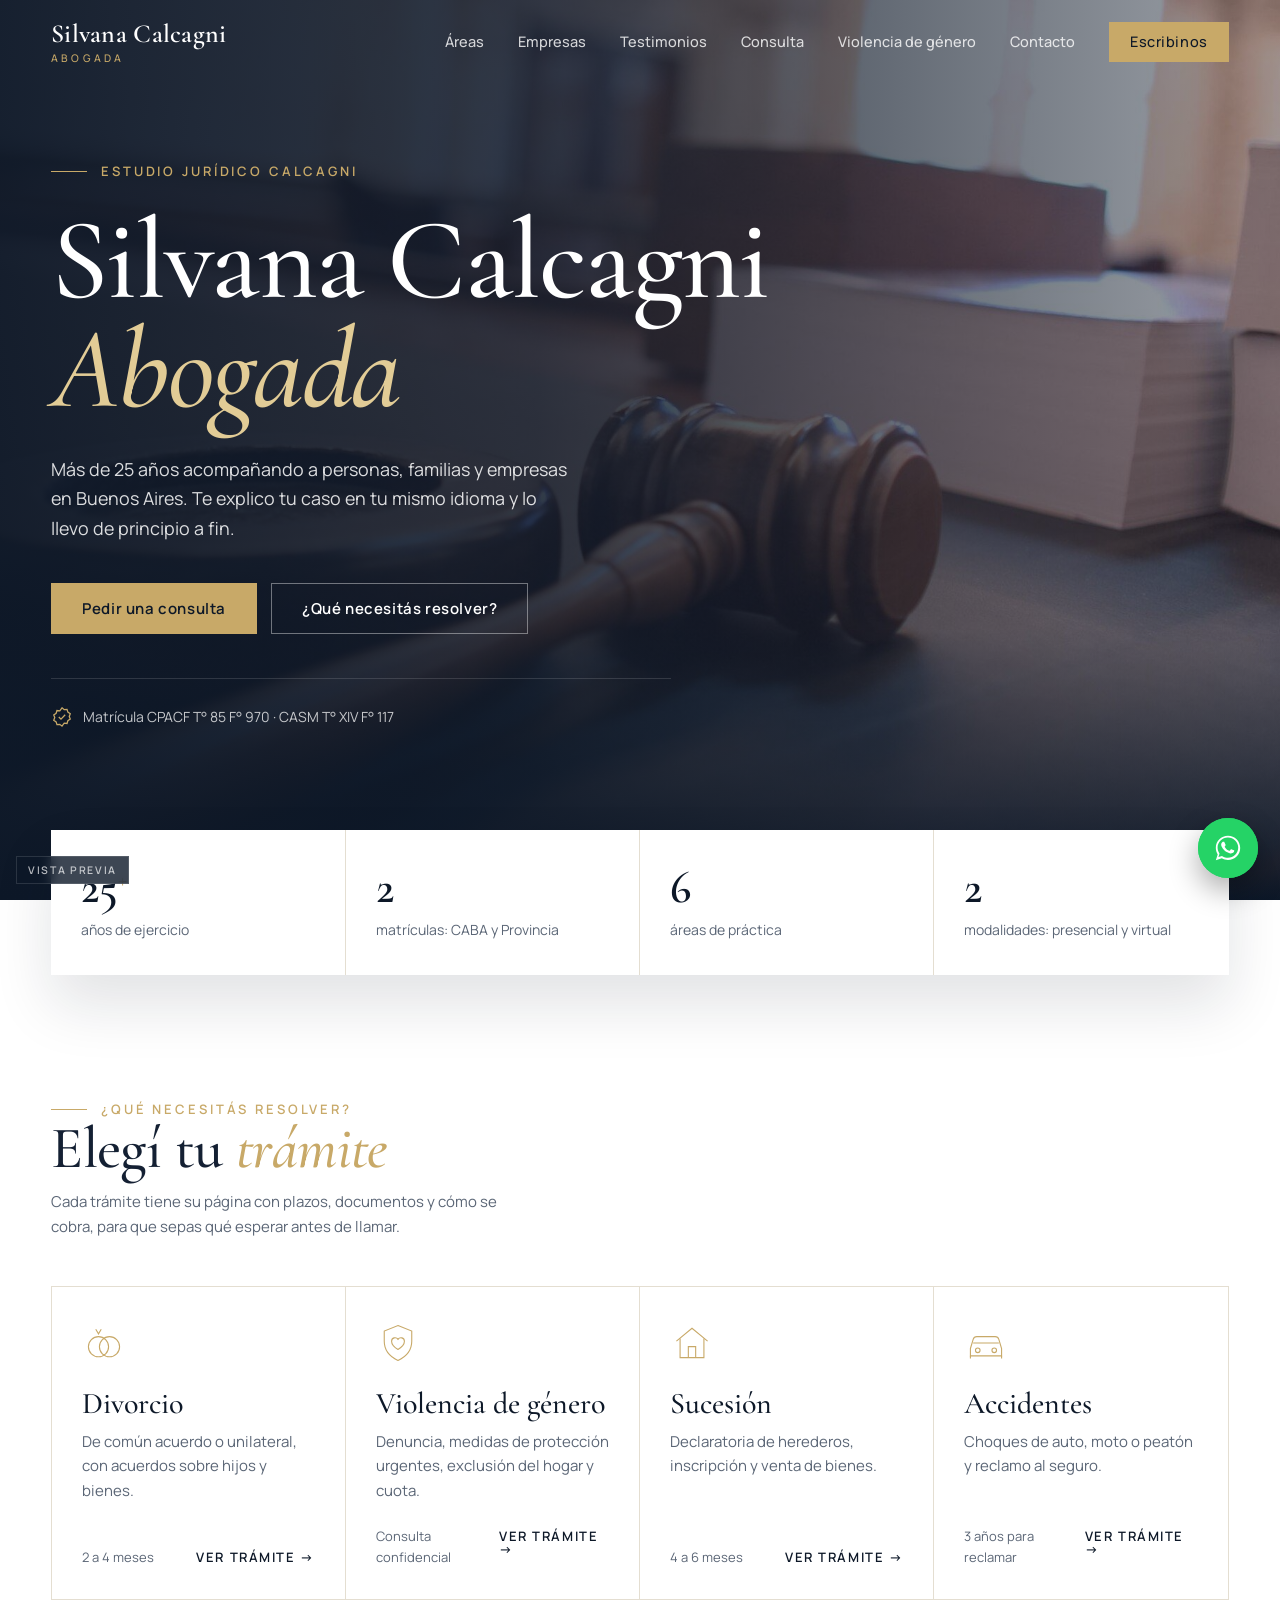
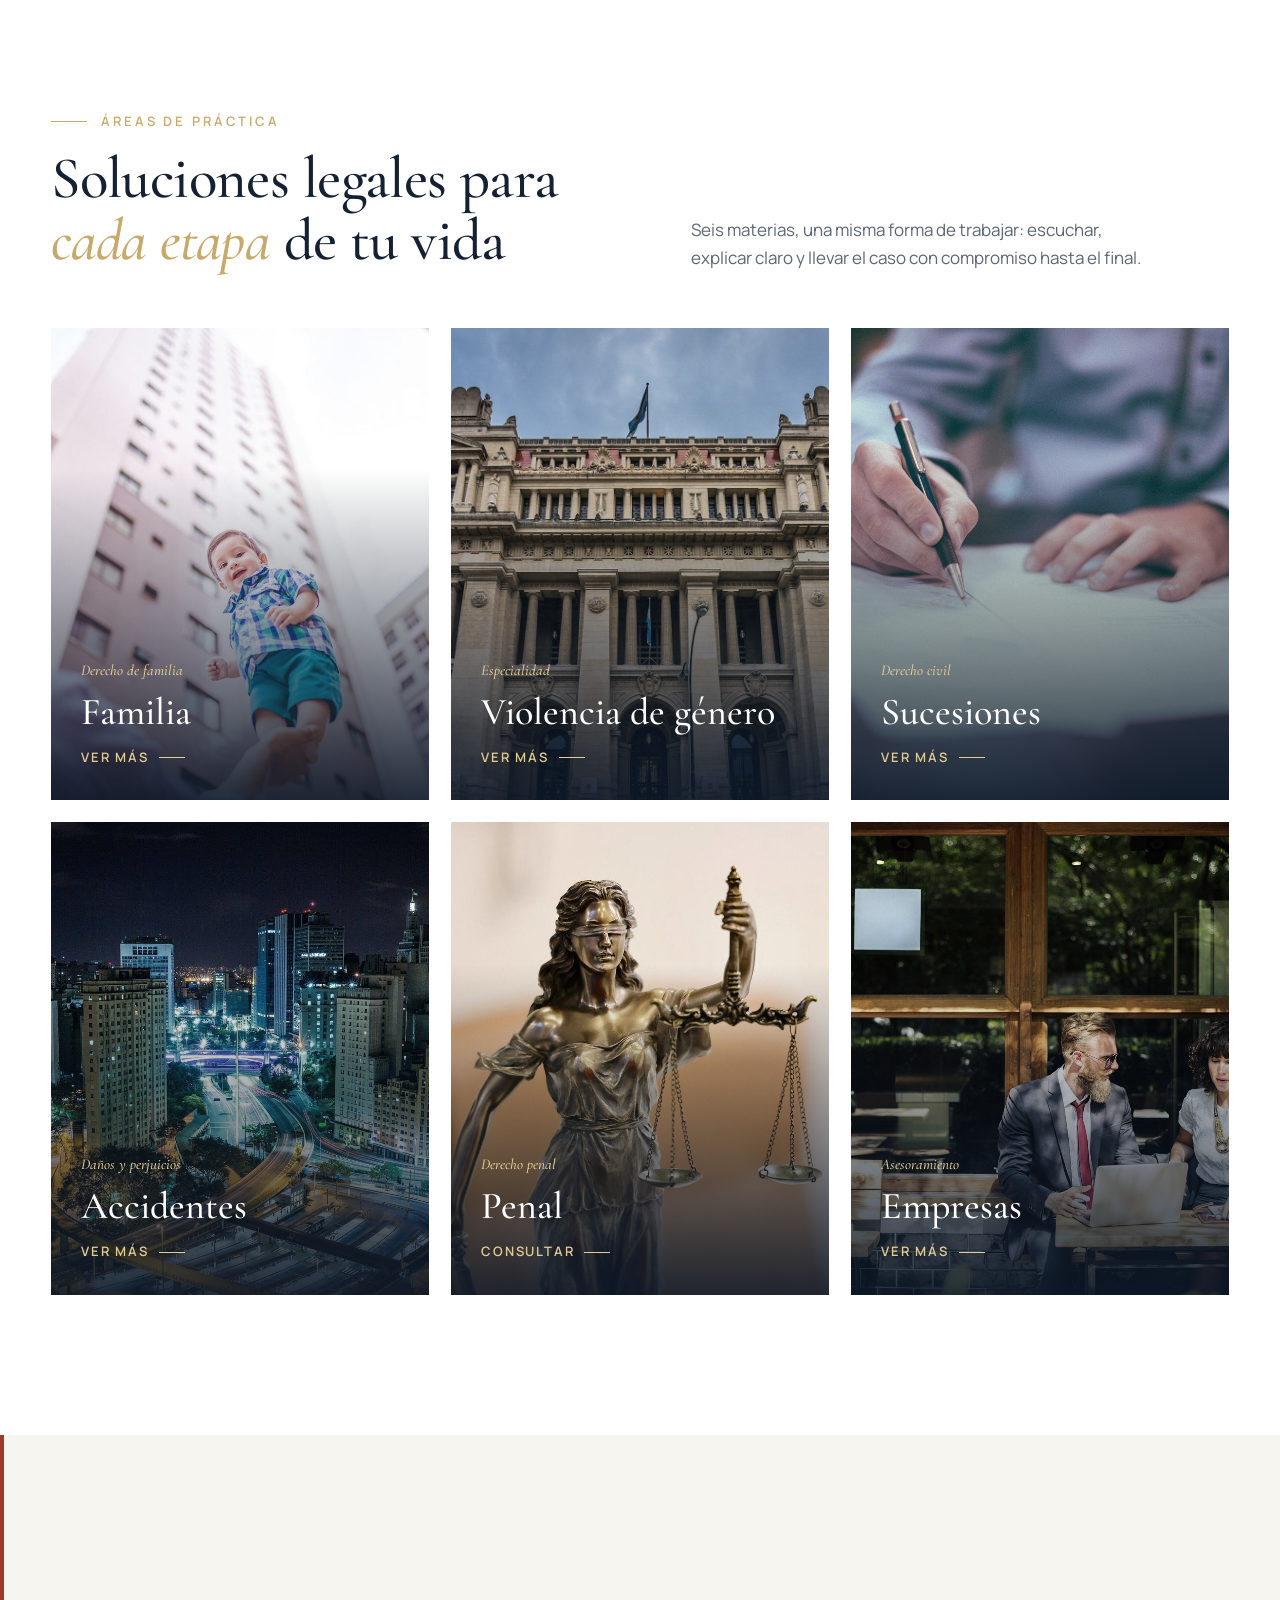
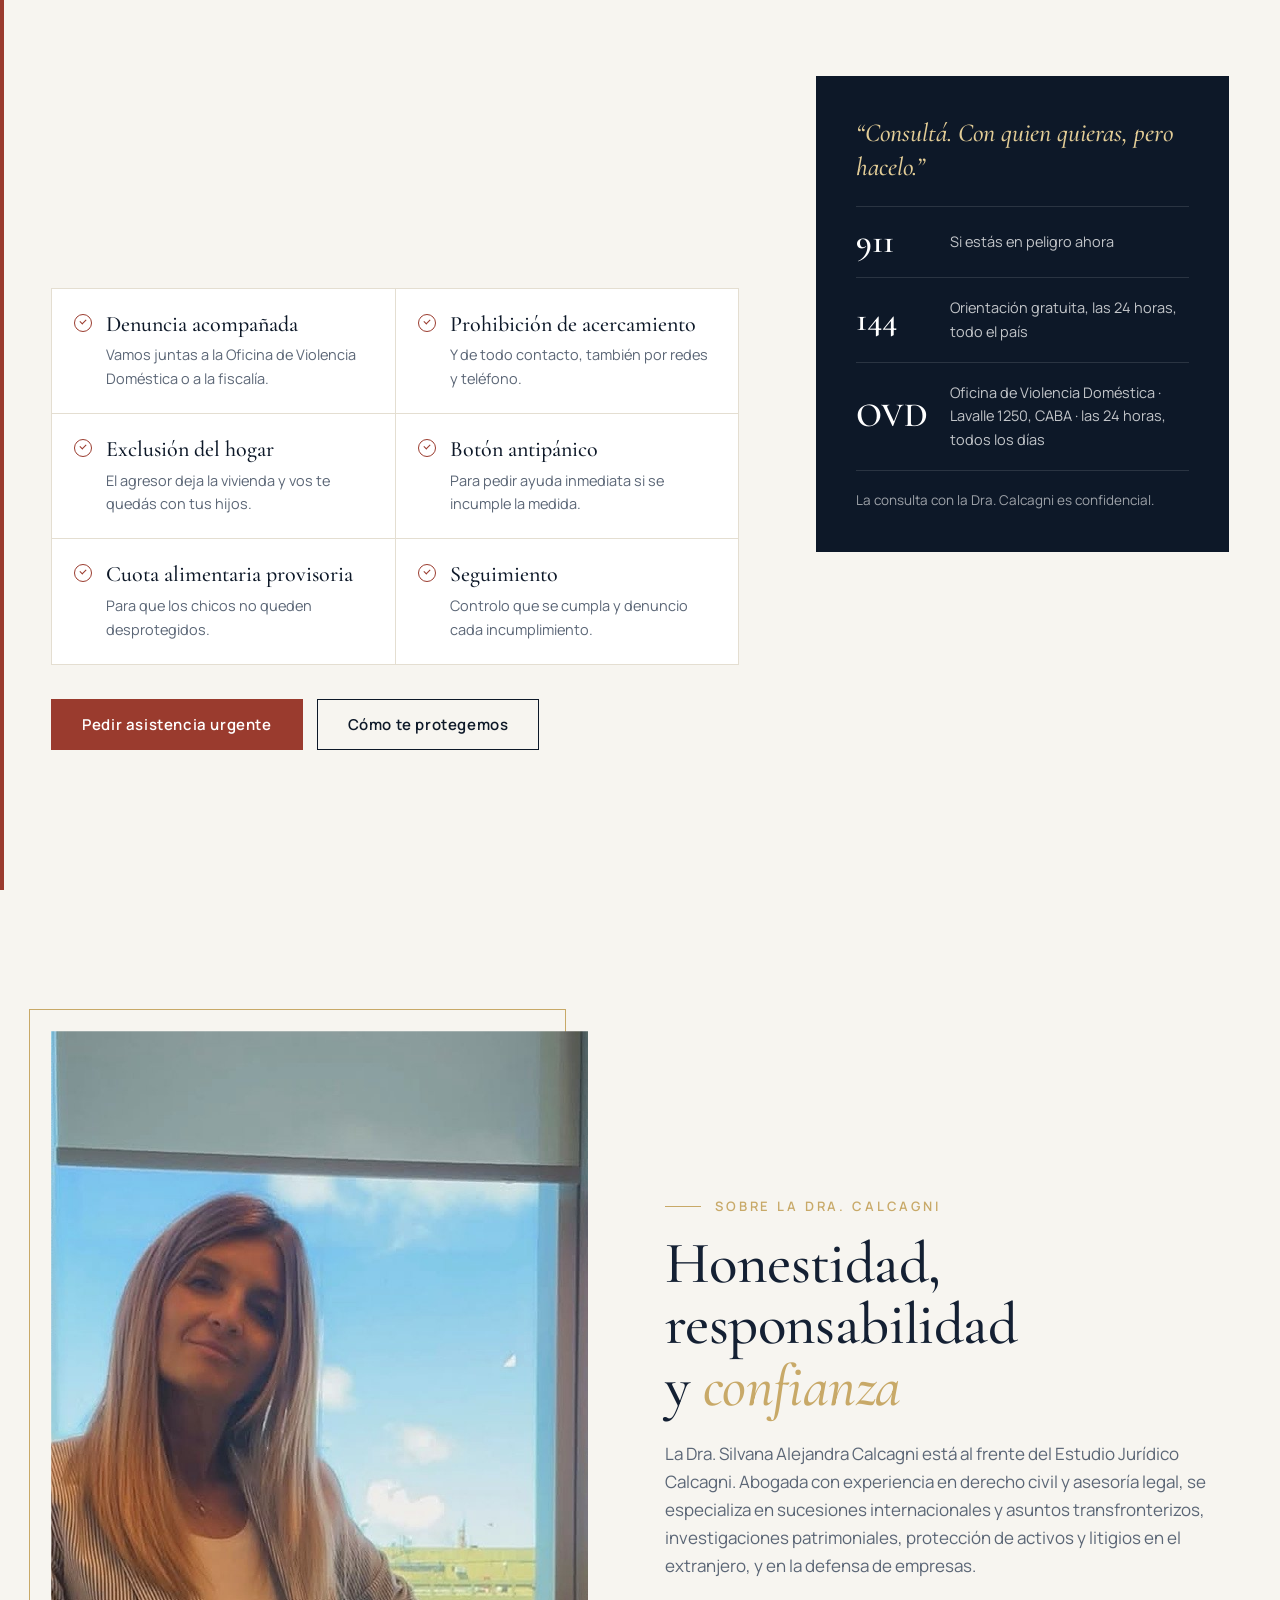
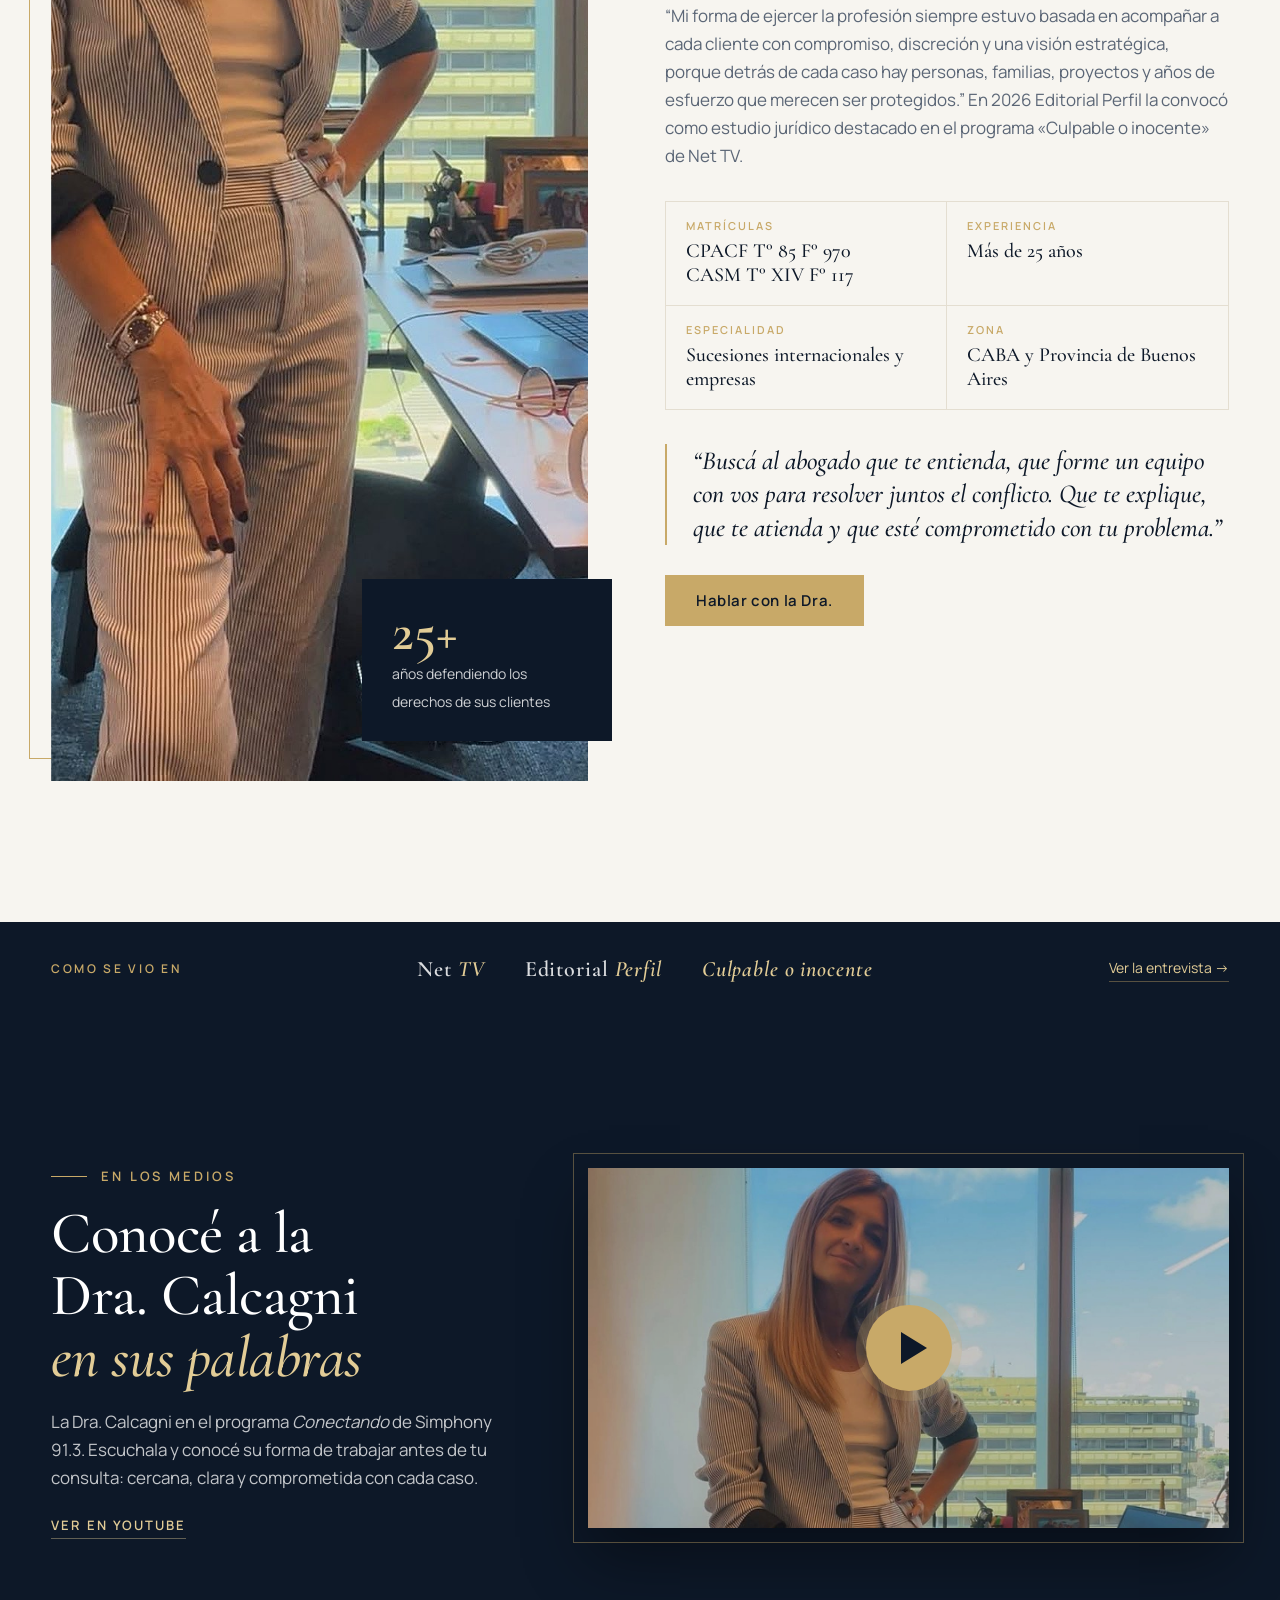
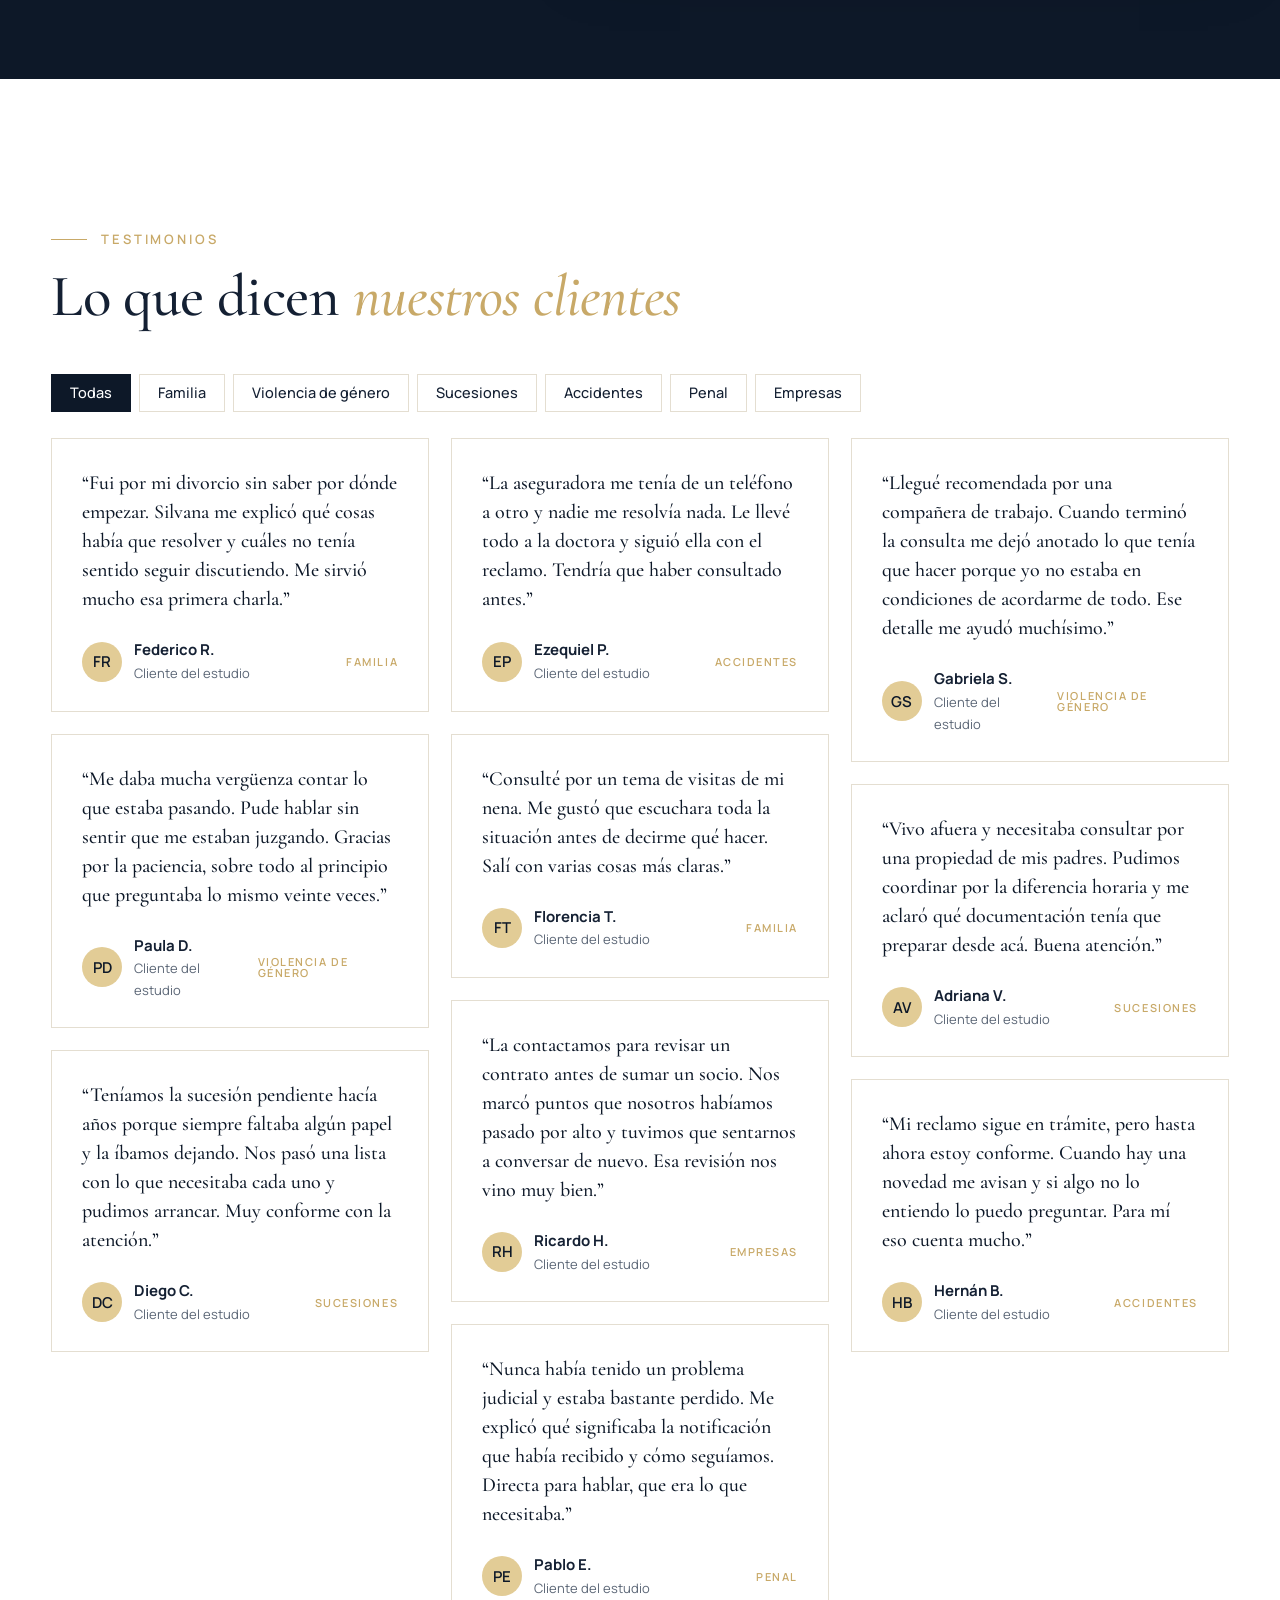
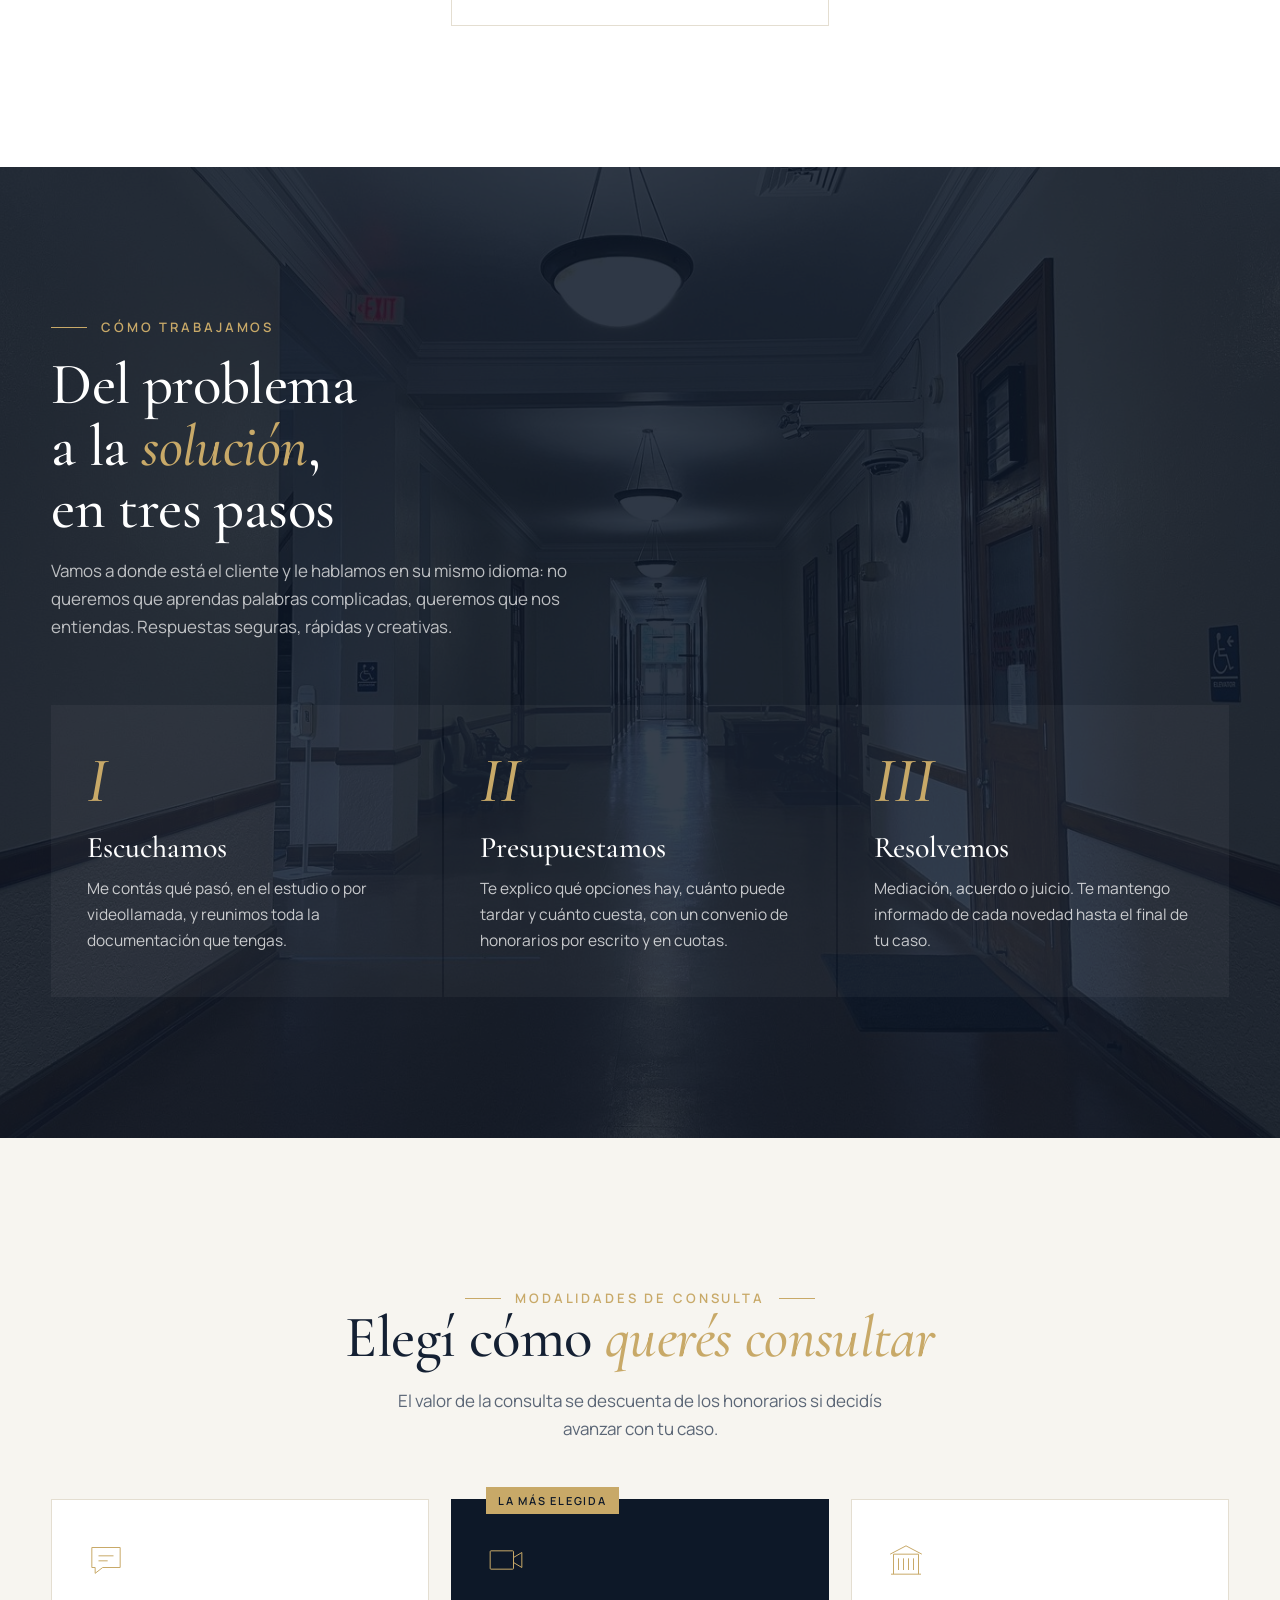
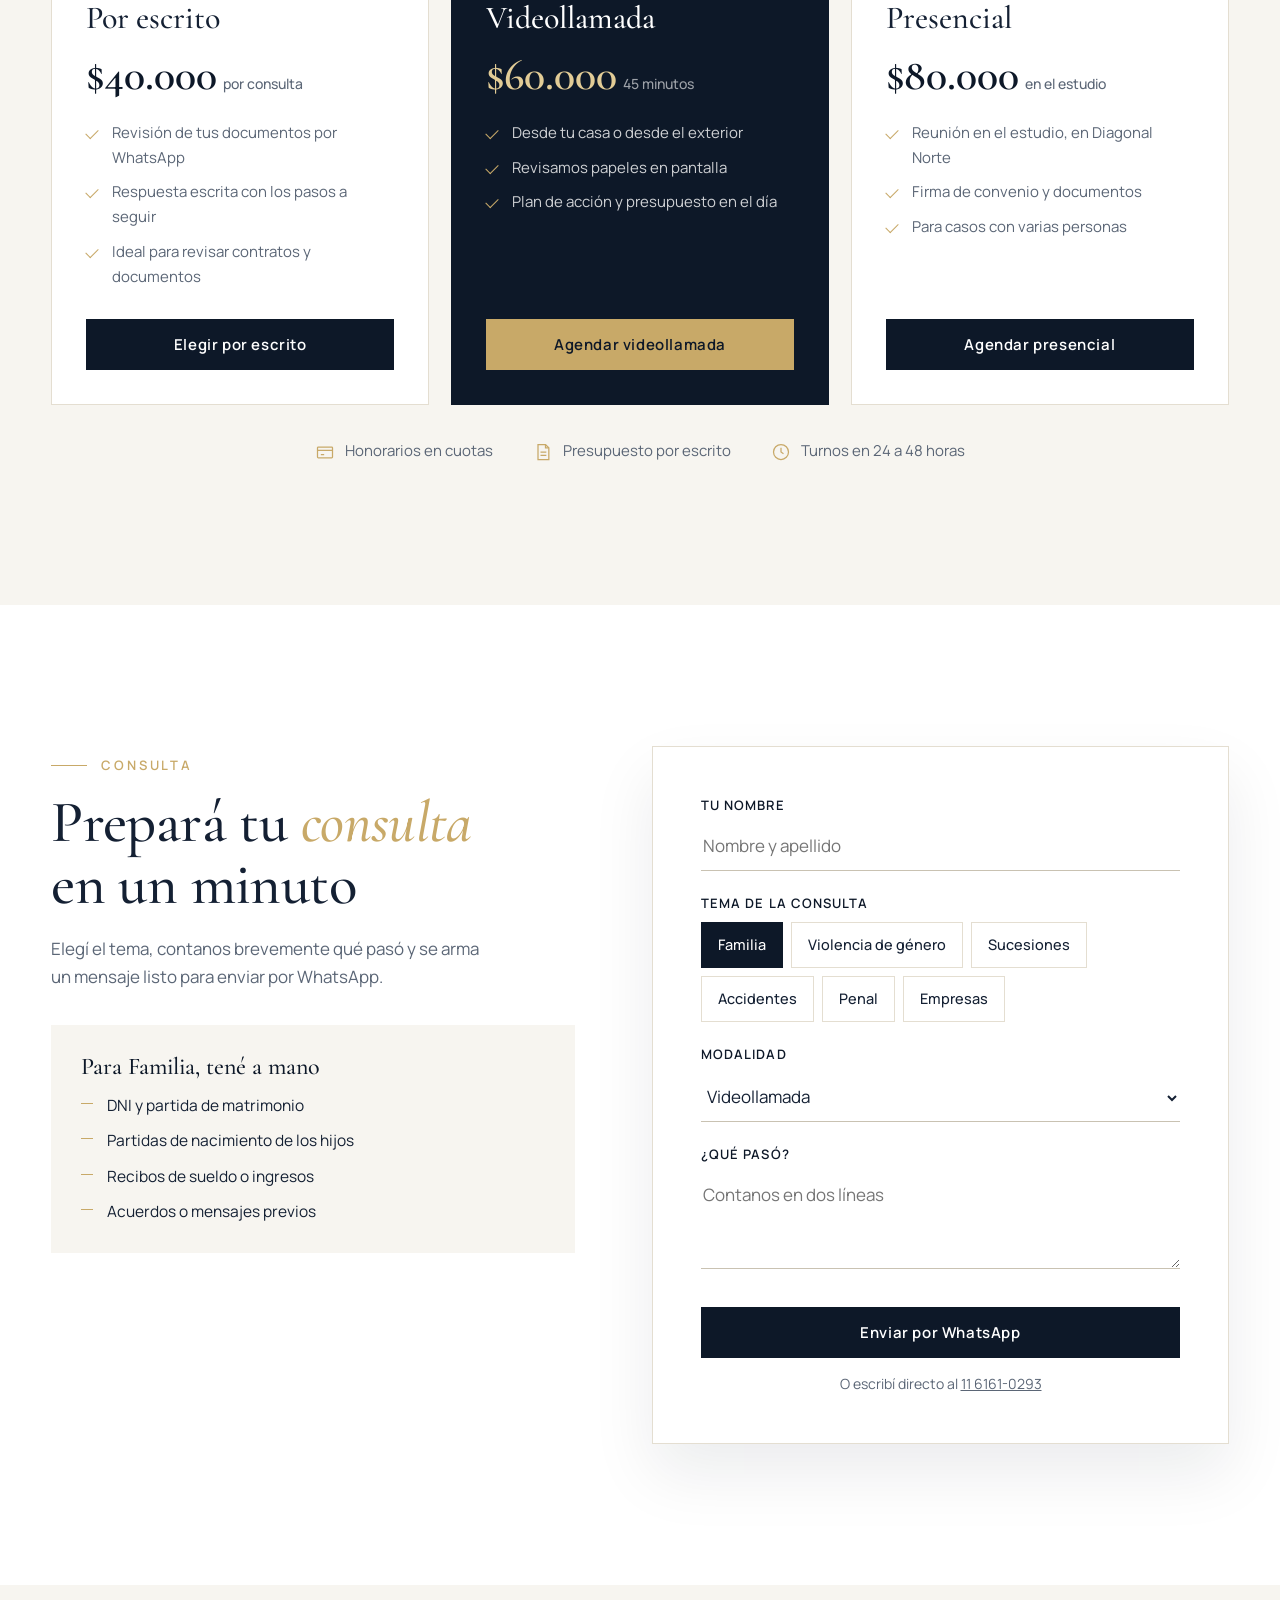
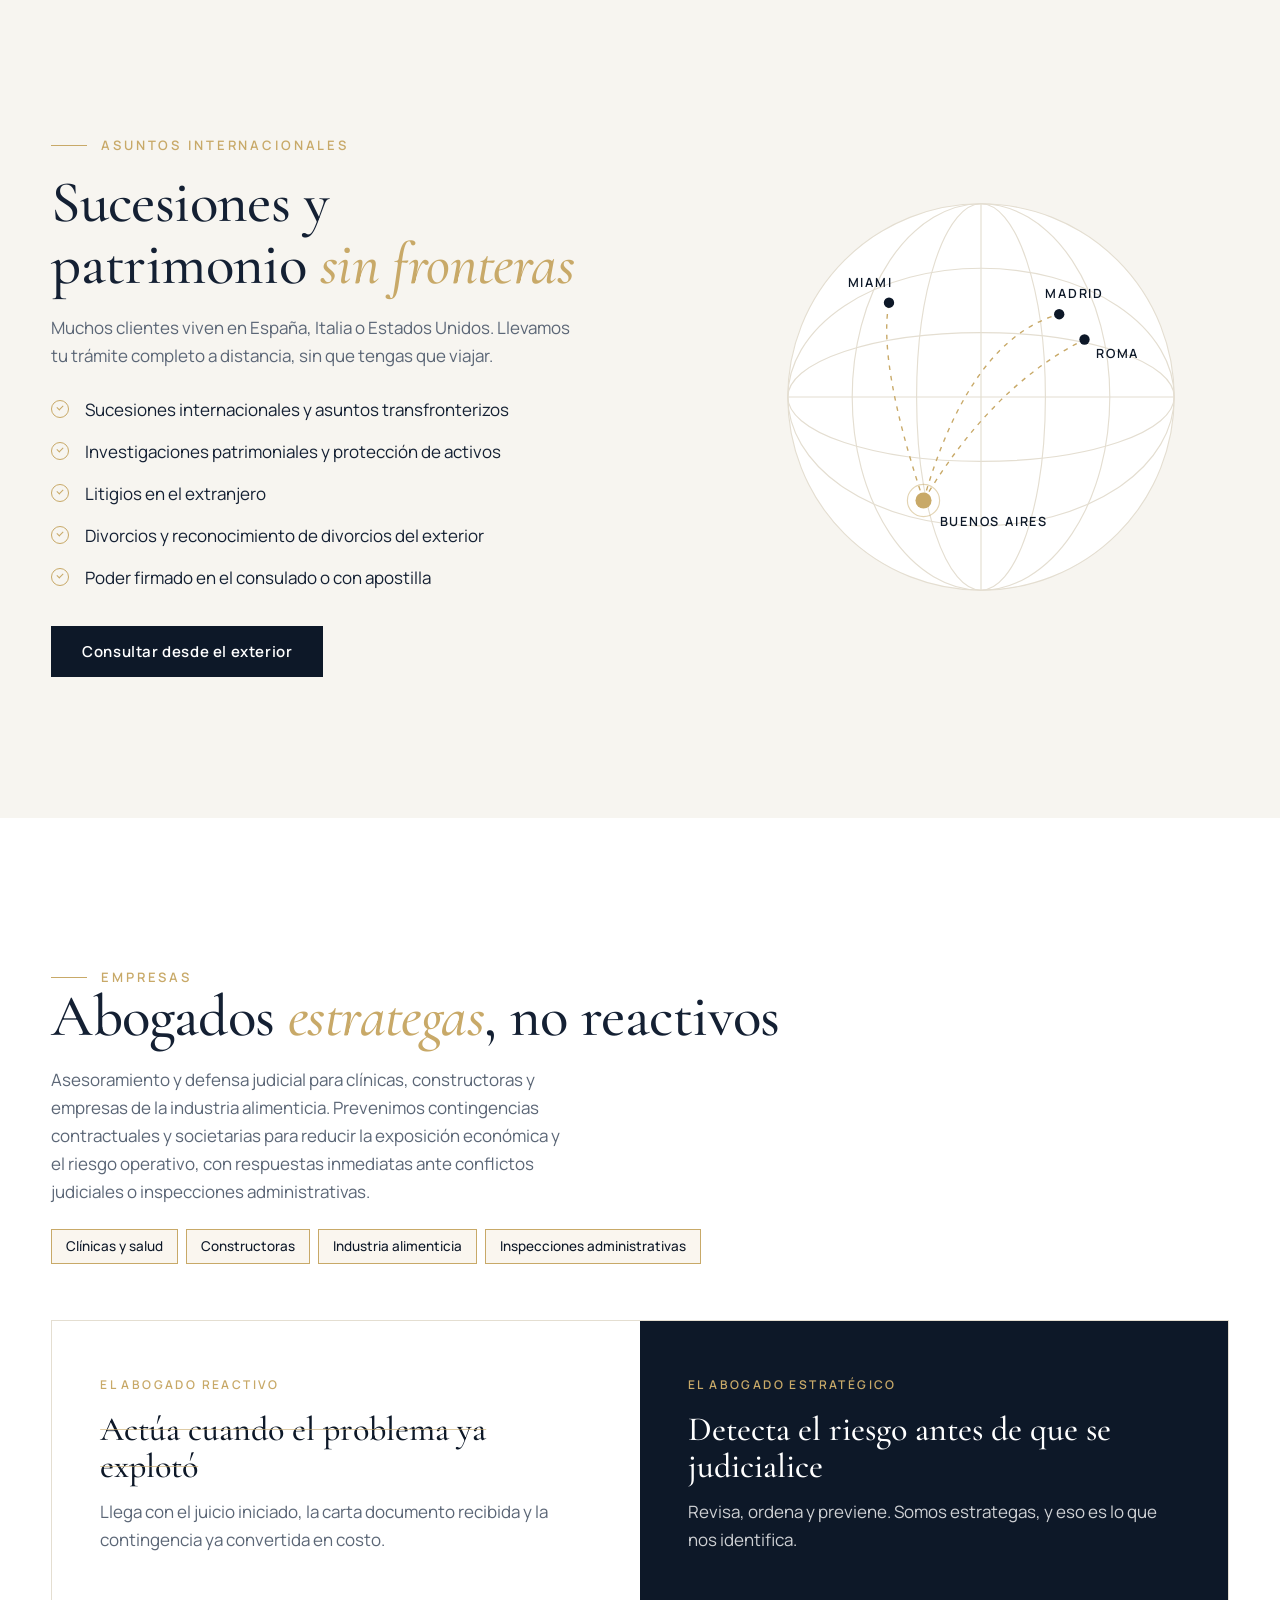
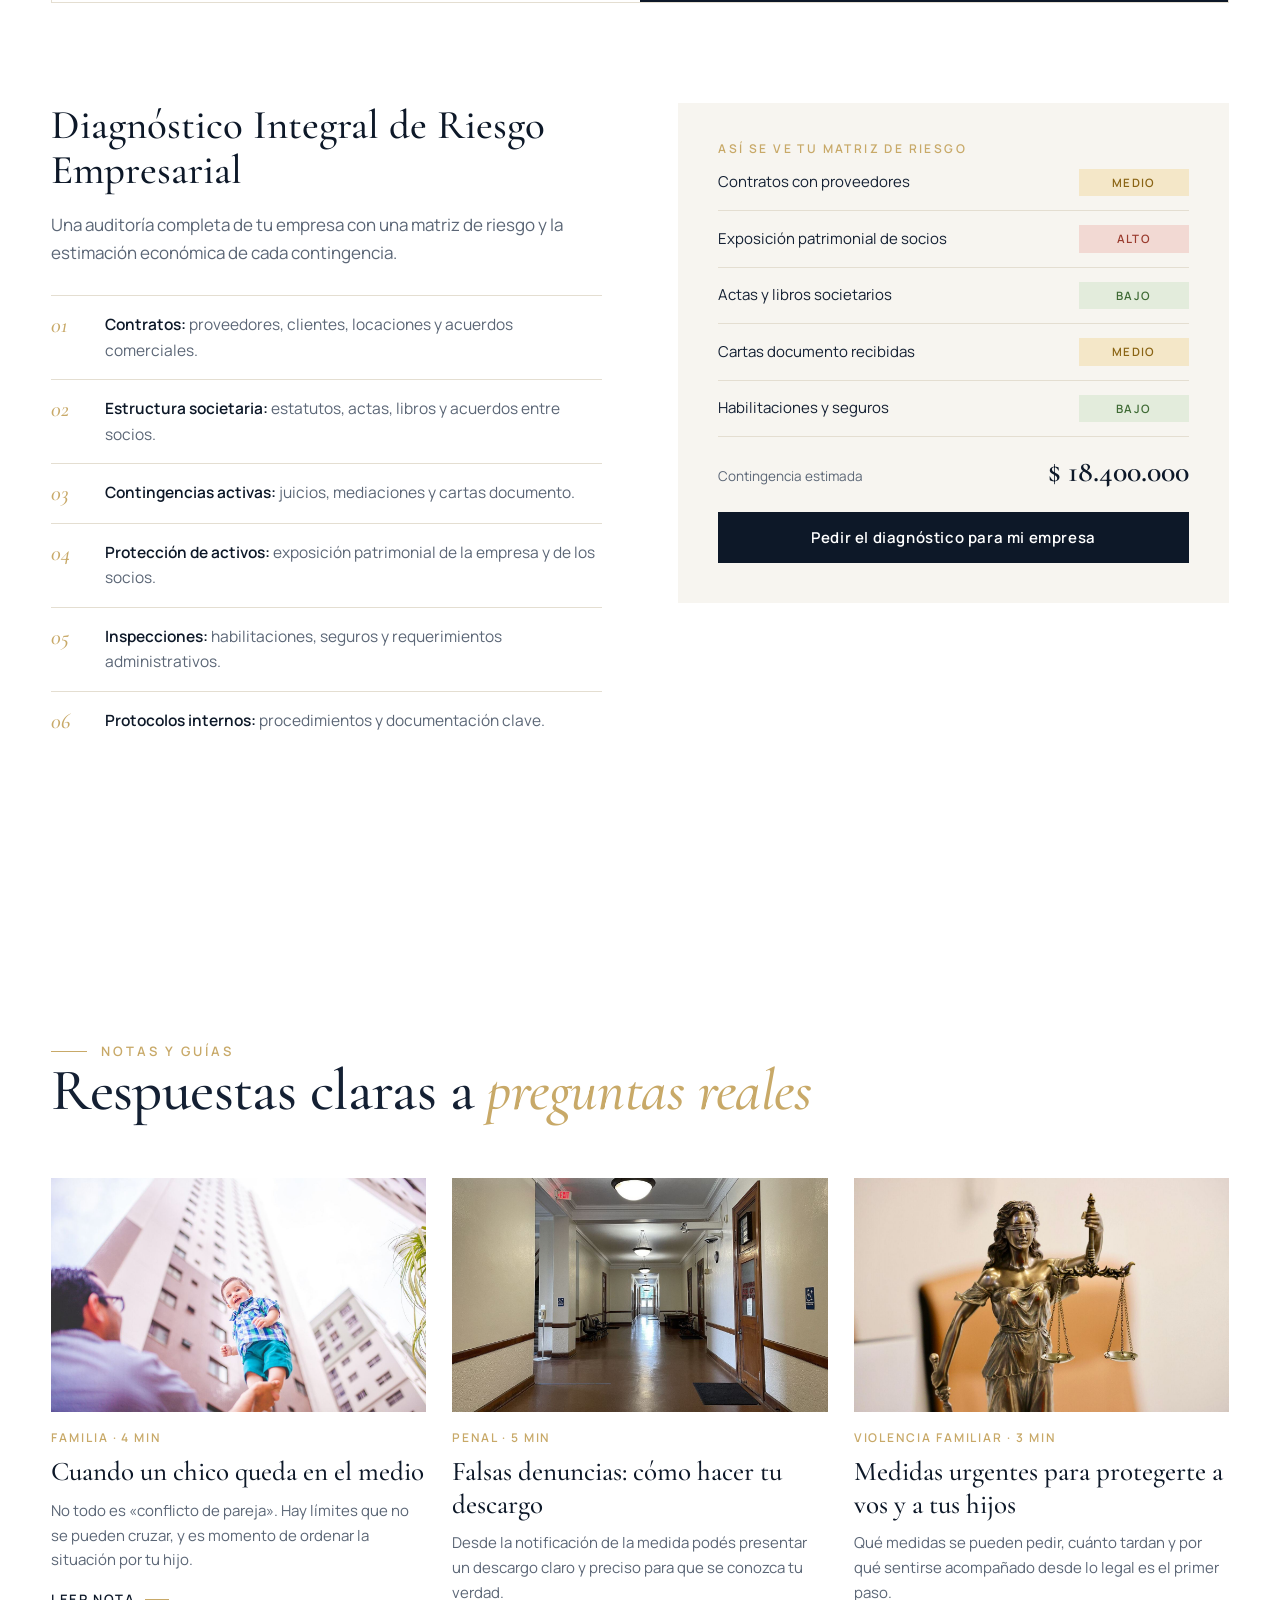
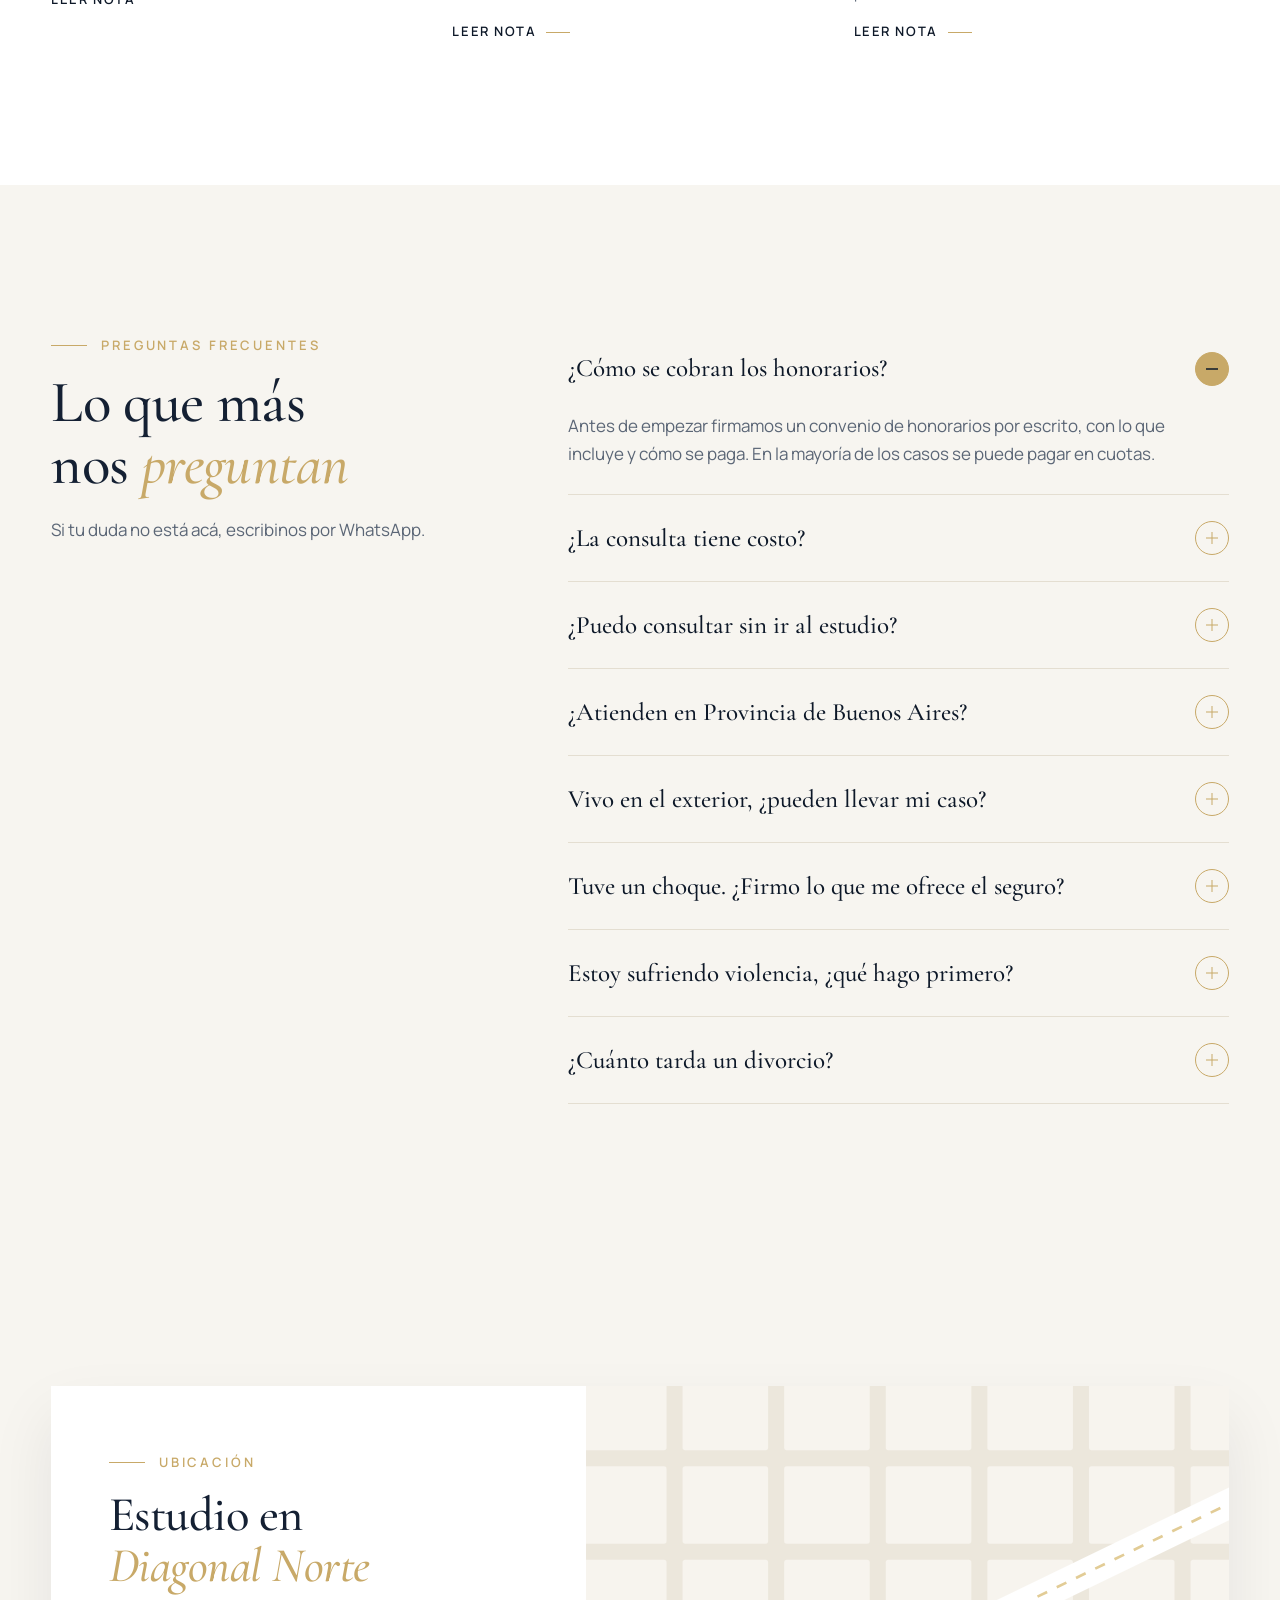
<file: vista-previa/index.html>
<!doctype html>
<html lang="es">
<head>
<meta charset="utf-8">
<meta name="robots" content="noindex, nofollow">
<meta name="viewport" content="width=device-width, initial-scale=1, viewport-fit=cover">
<title>Dra. Silvana Calcagni · Abogada en Buenos Aires</title>
<meta name="description" content="Dra. Silvana Calcagni, abogada en Buenos Aires con más de 25 años de ejercicio. Violencia de género, divorcios, sucesiones, accidentes y empresas. Consultas por WhatsApp y videollamada.">
<link rel="preconnect" href="https://fonts.googleapis.com">
<link rel="preconnect" href="https://fonts.gstatic.com" crossorigin>
<link href="https://fonts.googleapis.com/css2?family=Cormorant+Garamond:ital,wght@0,500;0,600;1,500&family=Manrope:wght@400;500;600&display=swap" rel="stylesheet">
<link rel="stylesheet" href="estilos.css">
<script>document.documentElement.classList.add('js')</script>
<script type="application/ld+json">{"@context":"https://schema.org","@type":"LegalService","name":"Dra. Silvana Calcagni · Estudio Jurídico Calcagni","url":"https://abogadosdebuenosaires.com/","telephone":"+54 9 11 6161-0293","areaServed":"Buenos Aires","address":{"@type":"PostalAddress","streetAddress":"Diagonal Roque Sáenz Peña 1219, piso 2, of. 202-203","addressLocality":"Ciudad Autónoma de Buenos Aires","addressCountry":"AR"},"knowsAbout":["Derecho de familia","Violencia de género","Sucesiones","Accidentes de tránsito","Derecho penal","Asesoramiento a empresas"]}</script>
</head>
<body>
<header class="header" id="top">
  <div class="wrap">
    <a class="logo" href="index.html"><b>Silvana Calcagni</b><span>Abogada</span></a>
    <nav class="nav" aria-label="Principal">
      <a href="#areas">Áreas</a><a href="#empresas">Empresas</a><a href="#resenas">Testimonios</a><a href="#modalidades">Consulta</a><a href="violencia.html">Violencia de género</a><a href="#ubicacion">Contacto</a>
      <a class="btn" data-wa="Hola Dra. Calcagni, quiero hacer una consulta." href="https://wa.me/5491161610293">Escribinos</a>
      <button class="burger" aria-label="Abrir menú" aria-expanded="false" aria-controls="mnav"><i></i></button>
    </nav>
  </div>
</header>
<nav class="mnav" id="mnav" aria-label="Menú">
  <small>Trámites</small><a href="divorcio.html">Divorcio</a><a href="violencia.html">Violencia de género</a><a href="sucesion.html">Sucesión</a><a href="accidentes.html">Accidentes</a>
  <small>El estudio</small><a href="#empresas">Empresas</a><a href="#resenas">Testimonios</a><a href="#modalidades">Consulta</a><a href="violencia.html">Violencia de género</a><a href="#ubicacion">Contacto</a>
  <a class="btn" data-wa="Hola Dra. Calcagni, quiero hacer una consulta." href="https://wa.me/5491161610293">Escribir por WhatsApp</a>
</nav>

<section class="hero" id="inicio">
  <div class="bg"><img src="../imagenes/hero-1.jpg" alt="" width="1920" height="1280"></div>
  <div class="content wrap">
    <span class="kicker">Estudio Jurídico Calcagni</span>
    <h1>Silvana Calcagni<em>Abogada</em></h1>
    <p class="lead">Más de 25 años acompañando a personas, familias y empresas en Buenos Aires. Te explico tu caso en tu mismo idioma y lo llevo de principio a fin.</p>
    <div>
      <div class="ctas">
        <a class="btn" href="#modalidades">Pedir una consulta</a>
        <a class="btn ghost" href="#areas">¿Qué necesitás resolver?</a>
      </div>
      <div class="proof">
        <span class="mat"><svg viewBox="0 0 24 24"><path d="M12 2l2.4 2 3.1-.3.9 3 2.6 1.8-1.1 2.9 1.1 2.9-2.6 1.8-.9 3-3.1-.3L12 22l-2.4-2-3.1.3-.9-3L3 15.5l1.1-2.9L3 9.7l2.6-1.8.9-3 3.1.3z"/><path d="M8.5 12l2.4 2.4 4.6-4.8"/></svg>Matrícula CPACF T° 85 F° 970 · CASM T° XIV F° 117</span>
      </div>
    </div>
  </div>
  <span class="scroll" aria-hidden="true"></span>
</section>

<div class="stats wrap" aria-label="El estudio en números">
  <ul data-reveal>
    <li><b data-count="25">25<sup>+</sup></b><span>años de ejercicio</span></li>
    <li><b>2</b><span>matrículas: CABA y Provincia</span></li>
    <li><b data-count="6">6</b><span>áreas de práctica</span></li>
    <li><b>2</b><span>modalidades: presencial y virtual</span></li>
  </ul>
</div>

<main>
<section class="route" id="areas">
  <div class="wrap">
    <div data-reveal><span class="kicker">¿Qué necesitás resolver?</span><h2>Elegí tu <em>trámite</em></h2><p class="sub">Cada trámite tiene su página con plazos, documentos y cómo se cobra, para que sepas qué esperar antes de llamar.</p></div>
    <div class="grid"><a href="divorcio.html" data-reveal style="--d:0"><svg class="ico" viewBox="0 0 48 48"><circle cx="18" cy="28" r="11"/><circle cx="30" cy="28" r="11"/><path d="M15 9l3 5 3-5"/></svg><h3>Divorcio</h3><p>De común acuerdo o unilateral, con acuerdos sobre hijos y bienes.</p><span class="t">2 a 4 meses<b>Ver trámite →</b></span></a><a href="violencia.html" data-reveal style="--d:1"><svg class="ico" viewBox="0 0 48 48"><path d="M24 5l15 6v11c0 10-6.5 17-15 21C15.5 39 9 32 9 22V11z"/><path d="M24 31s-7-4.3-7-9a3.8 3.8 0 0 1 7-2 3.8 3.8 0 0 1 7 2c0 4.7-7 9-7 9z"/></svg><h3>Violencia de género</h3><p>Denuncia, medidas de protección urgentes, exclusión del hogar y cuota.</p><span class="t">Consulta confidencial<b>Ver trámite →</b></span></a><a href="sucesion.html" data-reveal style="--d:2"><svg class="ico" viewBox="0 0 48 48"><path d="M7 22L24 8l17 14"/><path d="M11 19v21h26V19"/><path d="M20 40V28h8v12"/></svg><h3>Sucesión</h3><p>Declaratoria de herederos, inscripción y venta de bienes.</p><span class="t">4 a 6 meses<b>Ver trámite →</b></span></a><a href="accidentes.html" data-reveal style="--d:3"><svg class="ico" viewBox="0 0 48 48"><path d="M7 30l3-10c.6-2 2-3 4-3h20c2 0 3.4 1 4 3l3 10v8H7z"/><circle cx="15" cy="32" r="2.5"/><circle cx="33" cy="32" r="2.5"/><path d="M7 38v3M41 38v3M10 24h28"/></svg><h3>Accidentes</h3><p>Choques de auto, moto o peatón y reclamo al seguro.</p><span class="t">3 años para reclamar<b>Ver trámite →</b></span></a></div>
  </div>
</section>

<section class="areas section" style="padding-top:clamp(72px,8vw,110px)">
  <div class="wrap">
    <div class="head">
      <div data-reveal><span class="kicker">Áreas de práctica</span><h2>Soluciones legales para <em>cada etapa</em> de tu vida</h2></div>
      <p data-reveal style="--d:1">Seis materias, una misma forma de trabajar: escuchar, explicar claro y llevar el caso con compromiso hasta el final.</p>
    </div>
    <div class="cards">
      <a class="card" href="divorcio.html" data-reveal><img src="../imagenes/familia-1.jpg" alt="Padre alzando a su hijo" loading="lazy" width="1920" height="1280"><div class="txt"><span class="n">Derecho de familia</span><h3>Familia</h3><p>Divorcios, cuota alimentaria, cuidado personal, régimen de comunicación y divorcios del exterior.</p><span class="more">Ver más</span></div></a>
      <a class="card" href="violencia.html" data-reveal style="--d:1"><img src="../imagenes/buenos-aires-2.jpg" alt="Fachada del Palacio de Justicia de la Nación, Buenos Aires" loading="lazy" width="1400" height="997"><div class="txt"><span class="n">Especialidad</span><h3>Violencia de género</h3><p>Denuncia acompañada, medidas de protección urgentes, exclusión del hogar y cuota alimentaria para vos y tus hijos.</p><span class="more">Ver más</span></div></a>
      <a class="card" href="sucesion.html" data-reveal style="--d:2"><img src="../imagenes/sucesiones-1.jpg" alt="Mano firmando un documento" loading="lazy" width="1920" height="1281"><div class="txt"><span class="n">Derecho civil</span><h3>Sucesiones</h3><p>Sucesiones con o sin testamento, declaratoria de herederos e inscripción de bienes, con pago en cuotas.</p><span class="more">Ver más</span></div></a>
      <a class="card" href="accidentes.html" data-reveal><img src="../imagenes/accidentes-2.jpg" alt="Tránsito de una ciudad de noche" loading="lazy" width="1920" height="1280"><div class="txt"><span class="n">Daños y perjuicios</span><h3>Accidentes</h3><p>Choques de auto, moto o peatón y mediaciones con aseguradoras para cobrar sin llegar a juicio.</p><span class="more">Ver más</span></div></a>
      <a class="card" href="#consulta" data-topic="penal" data-reveal style="--d:1"><img src="../imagenes/hero-2.jpg" alt="Estatua de la Justicia con su balanza" loading="lazy" width="1920" height="1281"><div class="txt"><span class="n">Derecho penal</span><h3>Penal</h3><p>Defensa ante falsas denuncias y acompañamiento en violencia familiar. Justicia no es creer sin prueba: es investigar y probar.</p><span class="more">Consultar</span></div></a>
      <a class="card" href="#empresas" data-reveal style="--d:2"><img src="../imagenes/empresas-2.jpg" alt="Dos personas trabajando con una laptop" loading="lazy" width="1920" height="1288"><div class="txt"><span class="n">Asesoramiento</span><h3>Empresas</h3><p>Diagnóstico Integral de Riesgo Empresarial, contratos, negociaciones, conflictos societarios y protección del patrimonio.</p><span class="more">Ver más</span></div></a>
    </div>
  </div>
</section>

<section class="vg section" id="violencia">
  <div class="wrap grid">
    <div>
      <div data-reveal><span class="kicker">Especialidad · Violencia de género y familiar</span><h2>La violencia no es un <em>asunto privado</em></h2><p class="sub">Requiere intervención inmediata. Sentirte acompañada desde lo legal es el primer paso para terminar con la situación. Existen medidas urgentes para protegerte a vos y a tus hijos.</p></div>
      <ul class="medidas" data-reveal style="--d:1">
        <li><b>Denuncia acompañada</b><span>Vamos juntas a la Oficina de Violencia Doméstica o a la fiscalía.</span></li>
        <li><b>Prohibición de acercamiento</b><span>Y de todo contacto, también por redes y teléfono.</span></li>
        <li><b>Exclusión del hogar</b><span>El agresor deja la vivienda y vos te quedás con tus hijos.</span></li>
        <li><b>Botón antipánico</b><span>Para pedir ayuda inmediata si se incumple la medida.</span></li>
        <li><b>Cuota alimentaria provisoria</b><span>Para que los chicos no queden desprotegidos.</span></li>
        <li><b>Seguimiento</b><span>Controlo que se cumpla y denuncio cada incumplimiento.</span></li>
      </ul>
      <div class="ctas" data-reveal style="--d:2">
        <a class="btn urg" data-wa="Hola Dra. Calcagni, necesito asistencia urgente por una situación de violencia." href="https://wa.me/5491161610293">Pedir asistencia urgente</a>
        <a class="btn line" href="violencia.html">Cómo te protegemos</a>
      </div>
    </div>
    <aside class="help" data-reveal style="--d:1" aria-label="Teléfonos de ayuda">
      <p class="q">“Consultá. Con quien quieras, pero hacelo.”</p>
      <a class="line-h" href="tel:911"><b>911</b><span>Si estás en peligro ahora</span></a>
      <a class="line-h" href="tel:144"><b>144</b><span>Orientación gratuita, las 24 horas, todo el país</span></a>
      <div class="line-h"><b>OVD</b><span>Oficina de Violencia Doméstica · Lavalle 1250, CABA · las 24 horas, todos los días</span></div>
      <p class="sm">La consulta con la Dra. Calcagni es confidencial.</p>
    </aside>
  </div>
</section>

<section class="about section" id="estudio">
  <div class="wrap grid">
    <div class="pic" data-reveal>
      <img src="../imagenes/silvana.jpg" alt="La Dra. Silvana Calcagni en su estudio" loading="lazy" width="1080" height="1350" style="object-position:center 20%">
      <div class="badge"><b>25+</b><span>años defendiendo los derechos de sus clientes</span></div>
    </div>
    <div class="txt">
      <div data-reveal><span class="kicker">Sobre la Dra. Calcagni</span><h2>Honestidad, responsabilidad y <em>confianza</em></h2></div>
      <p data-reveal style="--d:1">La Dra. Silvana Alejandra Calcagni está al frente del Estudio Jurídico Calcagni. Abogada con experiencia en derecho civil y asesoría legal, se especializa en sucesiones internacionales y asuntos transfronterizos, investigaciones patrimoniales, protección de activos y litigios en el extranjero, y en la defensa de empresas.</p>
      <p data-reveal style="--d:2">“Mi forma de ejercer la profesión siempre estuvo basada en acompañar a cada cliente con compromiso, discreción y una visión estratégica, porque detrás de cada caso hay personas, familias, proyectos y años de esfuerzo que merecen ser protegidos.” En 2026 Editorial Perfil la convocó como estudio jurídico destacado en el programa «Culpable o inocente» de Net TV.</p>
      <div class="creds" data-reveal style="--d:2">
        <div><small>Matrículas</small><span>CPACF T° 85 F° 970<br>CASM T° XIV F° 117</span></div>
        <div><small>Experiencia</small><span>Más de 25 años</span></div>
        <div><small>Especialidad</small><span>Sucesiones internacionales y empresas</span></div>
        <div><small>Zona</small><span>CABA y Provincia de Buenos Aires</span></div>
      </div>
      <blockquote data-reveal style="--d:3">“Buscá al abogado que te entienda, que forme un equipo con vos para resolver juntos el conflicto. Que te explique, que te atienda y que esté comprometido con tu problema.”</blockquote>
      <div class="sign" data-reveal style="--d:4">
        <a class="btn" data-wa="Hola Dra. Calcagni, quiero hacer una consulta." href="https://wa.me/5491161610293">Hablar con la Dra.</a>
      </div>
    </div>
  </div>
</section>

<div class="press-strip">
  <div class="wrap">
    <small>Como se vio en</small>
    <div class="logos"><span>Net <i>TV</i></span><span>Editorial <i>Perfil</i></span><span><i>Culpable o inocente</i></span></div>
    <a href="https://www.instagram.com/abogadacalcagni/reel/DWojUQWALA2/" target="_blank" rel="noopener">Ver la entrevista →</a>
  </div>
</div>

<section class="video section" id="video">
  <div class="wrap vgrid">
    <div class="vtxt" data-reveal>
      <span class="kicker">En los medios</span>
      <h2>Conocé a la Dra. Calcagni <em>en sus palabras</em></h2>
      <p>La Dra. Calcagni en el programa <i>Conectando</i> de Simphony 91.3. Escuchala y conocé su forma de trabajar antes de tu consulta: cercana, clara y comprometida con cada caso.</p>
      <a class="vlink" href="https://www.youtube.com/watch?v=5Z_V2c9ituE&amp;t=425s" target="_blank" rel="noopener">Ver en YouTube</a>
    </div>
    <div class="vbox" data-reveal style="--d:1">
      <a class="yt" href="https://www.youtube.com/watch?v=5Z_V2c9ituE&amp;t=425s" data-yt="5Z_V2c9ituE" data-start="425" target="_blank" rel="noopener" aria-label="Reproducir el video de la Dra. Calcagni">
        <img src="../imagenes/silvana.jpg" alt="" loading="lazy" width="1440" height="1800">
        <span class="play" aria-hidden="true"></span>
      </a>
    </div>
  </div>
</section>

<section class="reviews section" id="resenas">
  <div class="wrap">
    <div class="top">
      <div data-reveal><span class="kicker">Testimonios</span><h2>Lo que dicen <em>nuestros clientes</em></h2></div>
    </div>
    <div class="rfilter" role="group" aria-label="Filtrar testimonios por área" data-reveal><button data-f="todas" aria-pressed="true">Todas</button><button data-f="familia" aria-pressed="false">Familia</button><button data-f="violencia" aria-pressed="false">Violencia de género</button><button data-f="sucesiones" aria-pressed="false">Sucesiones</button><button data-f="accidentes" aria-pressed="false">Accidentes</button><button data-f="penal" aria-pressed="false">Penal</button><button data-f="empresas" aria-pressed="false">Empresas</button></div>
    <div class="rgrid">
      <article class="review" data-area="familia" data-reveal style="--d:0"><p class="q">“Fui por mi divorcio sin saber por dónde empezar. Silvana me explicó qué cosas había que resolver y cuáles no tenía sentido seguir discutiendo. Me sirvió mucho esa primera charla.”</p><div class="who"><span class="av">FR</span><div><b>Federico R.</b><small>Cliente del estudio</small></div><span class="tag">Familia</span></div></article>
      <article class="review" data-area="violencia" data-reveal style="--d:1"><p class="q">“Me daba mucha vergüenza contar lo que estaba pasando. Pude hablar sin sentir que me estaban juzgando. Gracias por la paciencia, sobre todo al principio que preguntaba lo mismo veinte veces.”</p><div class="who"><span class="av">PD</span><div><b>Paula D.</b><small>Cliente del estudio</small></div><span class="tag">Violencia de género</span></div></article>
      <article class="review" data-area="sucesiones" data-reveal style="--d:2"><p class="q">“Teníamos la sucesión pendiente hacía años porque siempre faltaba algún papel y la íbamos dejando. Nos pasó una lista con lo que necesitaba cada uno y pudimos arrancar. Muy conforme con la atención.”</p><div class="who"><span class="av">DC</span><div><b>Diego C.</b><small>Cliente del estudio</small></div><span class="tag">Sucesiones</span></div></article>
      <article class="review" data-area="accidentes" data-reveal style="--d:0"><p class="q">“La aseguradora me tenía de un teléfono a otro y nadie me resolvía nada. Le llevé todo a la doctora y siguió ella con el reclamo. Tendría que haber consultado antes.”</p><div class="who"><span class="av">EP</span><div><b>Ezequiel P.</b><small>Cliente del estudio</small></div><span class="tag">Accidentes</span></div></article>
      <article class="review" data-area="familia" data-reveal style="--d:1"><p class="q">“Consulté por un tema de visitas de mi nena. Me gustó que escuchara toda la situación antes de decirme qué hacer. Salí con varias cosas más claras.”</p><div class="who"><span class="av">FT</span><div><b>Florencia T.</b><small>Cliente del estudio</small></div><span class="tag">Familia</span></div></article>
      <article class="review" data-area="empresas" data-reveal style="--d:2"><p class="q">“La contactamos para revisar un contrato antes de sumar un socio. Nos marcó puntos que nosotros habíamos pasado por alto y tuvimos que sentarnos a conversar de nuevo. Esa revisión nos vino muy bien.”</p><div class="who"><span class="av">RH</span><div><b>Ricardo H.</b><small>Cliente del estudio</small></div><span class="tag">Empresas</span></div></article>
      <article class="review" data-area="penal" data-reveal style="--d:0"><p class="q">“Nunca había tenido un problema judicial y estaba bastante perdido. Me explicó qué significaba la notificación que había recibido y cómo seguíamos. Directa para hablar, que era lo que necesitaba.”</p><div class="who"><span class="av">PE</span><div><b>Pablo E.</b><small>Cliente del estudio</small></div><span class="tag">Penal</span></div></article>
      <article class="review" data-area="violencia" data-reveal style="--d:1"><p class="q">“Llegué recomendada por una compañera de trabajo. Cuando terminó la consulta me dejó anotado lo que tenía que hacer porque yo no estaba en condiciones de acordarme de todo. Ese detalle me ayudó muchísimo.”</p><div class="who"><span class="av">GS</span><div><b>Gabriela S.</b><small>Cliente del estudio</small></div><span class="tag">Violencia de género</span></div></article>
      <article class="review" data-area="sucesiones" data-reveal style="--d:2"><p class="q">“Vivo afuera y necesitaba consultar por una propiedad de mis padres. Pudimos coordinar por la diferencia horaria y me aclaró qué documentación tenía que preparar desde acá. Buena atención.”</p><div class="who"><span class="av">AV</span><div><b>Adriana V.</b><small>Cliente del estudio</small></div><span class="tag">Sucesiones</span></div></article>
      <article class="review" data-area="accidentes" data-reveal style="--d:0"><p class="q">“Mi reclamo sigue en trámite, pero hasta ahora estoy conforme. Cuando hay una novedad me avisan y si algo no lo entiendo lo puedo preguntar. Para mí eso cuenta mucho.”</p><div class="who"><span class="av">HB</span><div><b>Hernán B.</b><small>Cliente del estudio</small></div><span class="tag">Accidentes</span></div></article>
    </div>
  </div>
</section>

<section class="process section">
  <div class="bgimg" aria-hidden="true"><img src="../imagenes/penal-1.jpg" alt="" loading="lazy" width="1920" height="1440"></div>
  <div class="wrap">
    <div data-reveal><span class="kicker">Cómo trabajamos</span><h2>Del problema a la <em>solución</em>, en tres pasos</h2><p class="sub" style="color:#ffffffb3">Vamos a donde está el cliente y le hablamos en su mismo idioma: no queremos que aprendas palabras complicadas, queremos que nos entiendas. Respuestas seguras, rápidas y creativas.</p></div>
    <div class="steps">
      <div class="step" data-reveal><span class="num">I</span><h3>Escuchamos</h3><p>Me contás qué pasó, en el estudio o por videollamada, y reunimos toda la documentación que tengas.</p></div>
      <div class="step" data-reveal style="--d:1"><span class="num">II</span><h3>Presupuestamos</h3><p>Te explico qué opciones hay, cuánto puede tardar y cuánto cuesta, con un convenio de honorarios por escrito y en cuotas.</p></div>
      <div class="step" data-reveal style="--d:2"><span class="num">III</span><h3>Resolvemos</h3><p>Mediación, acuerdo o juicio. Te mantengo informado de cada novedad hasta el final de tu caso.</p></div>
    </div>
  </div>
</section>

<section class="plans section" id="modalidades">
  <div class="wrap">
    <div class="center" data-reveal><span class="kicker">Modalidades de consulta</span><h2>Elegí cómo <em>querés consultar</em></h2><p class="sub">El valor de la consulta se descuenta de los honorarios si decidís avanzar con tu caso.</p></div>
    <div class="pgrid">
      <div class="plan" data-reveal><svg class="ico" viewBox="0 0 48 48"><path d="M7 9h34v24H20l-9 7v-7H7z"/><path d="M15 19h18M15 25h11"/></svg><h3>Por escrito</h3><p class="price">$40.000<small>por consulta</small></p><ul><li>Revisión de tus documentos por WhatsApp</li><li>Respuesta escrita con los pasos a seguir</li><li>Ideal para revisar contratos y documentos</li></ul><a class="btn" data-wa="Hola Dra. Calcagni, quiero una consulta por escrito." href="https://wa.me/5491161610293">Elegir por escrito</a></div>
      <div class="plan feat" data-reveal style="--d:1"><span class="flag">La más elegida</span><svg class="ico" viewBox="0 0 48 48"><rect x="5" y="13" width="28" height="22" rx="1"/><path d="M33 21l10-6v18l-10-6"/></svg><h3>Videollamada</h3><p class="price">$60.000<small>45 minutos</small></p><ul><li>Desde tu casa o desde el exterior</li><li>Revisamos papeles en pantalla</li><li>Plan de acción y presupuesto en el día</li></ul><a class="btn" data-wa="Hola Dra. Calcagni, quiero agendar una consulta por videollamada." href="https://wa.me/5491161610293">Agendar videollamada</a></div>
      <div class="plan" data-reveal style="--d:2"><svg class="ico" viewBox="0 0 48 48"><path d="M6 41h36M9 41V17h30v24M5 17l19-10 19 10"/><path d="M15 22v14M21 22v14M27 22v14M33 22v14"/></svg><h3>Presencial</h3><p class="price">$80.000<small>en el estudio</small></p><ul><li>Reunión en el estudio, en Diagonal Norte</li><li>Firma de convenio y documentos</li><li>Para casos con varias personas</li></ul><a class="btn" data-wa="Hola Dra. Calcagni, quiero agendar una consulta presencial." href="https://wa.me/5491161610293">Agendar presencial</a></div>
    </div>
    <div class="pnote" data-reveal><span><svg viewBox="0 0 24 24"><rect x="3" y="6" width="18" height="13" rx="1"/><path d="M3 10h18M7 15h4"/></svg>Honorarios en cuotas</span><span><svg viewBox="0 0 24 24"><path d="M6 3h9l4 4v14H6z"/><path d="M15 3v4h4M9 12h7M9 16h7"/></svg>Presupuesto por escrito</span><span><svg viewBox="0 0 24 24"><circle cx="12" cy="12" r="9"/><path d="M12 7v5l3 2"/></svg>Turnos en 24 a 48 horas</span></div>
  </div>
</section>


<section class="consulta section" id="consulta">
  <div class="wrap grid">
    <div class="txt">
      <div data-reveal><span class="kicker">Consulta</span><h2>Prepará tu <em>consulta</em> en un minuto</h2></div>
      <p data-reveal style="--d:1">Elegí el tema, contanos brevemente qué pasó y se arma un mensaje listo para enviar por WhatsApp.</p>
      <div class="docs" data-reveal style="--d:2" aria-live="polite"><strong id="docs-t">Para Familia, tené a mano</strong><ul id="docs"></ul></div>
    </div>
    <form class="form" id="cupon" data-reveal style="--d:1">
      <label for="f-nombre">Tu nombre</label>
      <input id="f-nombre" autocomplete="name" placeholder="Nombre y apellido">
      <label id="tema-l">Tema de la consulta</label>
      <div class="chips" role="radiogroup" aria-labelledby="tema-l">
        <label><input type="radio" name="tema" id="t-familia" value="familia" checked><span>Familia</span></label>
        <label><input type="radio" name="tema" id="t-violencia" value="violencia"><span>Violencia de género</span></label>
        <label><input type="radio" name="tema" id="t-sucesiones" value="sucesiones"><span>Sucesiones</span></label>
        <label><input type="radio" name="tema" id="t-accidentes" value="accidentes"><span>Accidentes</span></label>
        <label><input type="radio" name="tema" id="t-penal" value="penal"><span>Penal</span></label>
        <label><input type="radio" name="tema" id="t-empresas" value="empresas"><span>Empresas</span></label>
      </div>
      <label for="f-modo">Modalidad</label>
      <select id="f-modo"><option>Videollamada</option><option>Presencial</option><option>Por escrito</option></select>
      <label for="f-msg">¿Qué pasó?</label>
      <textarea id="f-msg" placeholder="Contanos en dos líneas"></textarea>
      <a class="btn" id="enviar" href="https://wa.me/5491161610293" target="_blank" rel="noopener">Enviar por WhatsApp</a>
      <p class="alt">O escribí directo al <a href="https://wa.me/5491161610293" target="_blank" rel="noopener">11 6161-0293</a></p>
    </form>
  </div>
</section>

<section class="abroad section" style="background:var(--paper)">
  <div class="wrap grid">
    <div>
      <div data-reveal><span class="kicker">Asuntos internacionales</span><h2>Sucesiones y patrimonio <em>sin fronteras</em></h2></div>
      <p class="sub" data-reveal style="--d:1">Muchos clientes viven en España, Italia o Estados Unidos. Llevamos tu trámite completo a distancia, sin que tengas que viajar.</p>
      <ul class="ck" data-reveal style="--d:2">
        <li>Sucesiones internacionales y asuntos transfronterizos</li><li>Investigaciones patrimoniales y protección de activos</li><li>Litigios en el extranjero</li>
        <li>Divorcios y reconocimiento de divorcios del exterior</li>
        <li>Poder firmado en el consulado o con apostilla</li>
      </ul>
      <a class="btn navy" style="margin-top:34px" data-wa="Hola Dra. Calcagni, vivo en el exterior y quiero hacer una consulta." href="https://wa.me/5491161610293">Consultar desde el exterior</a>
    </div>
    <div class="globe" data-reveal style="--d:1" aria-hidden="true">
      <svg viewBox="0 0 400 400">
        <circle cx="200" cy="200" r="168" fill="#fff" stroke="#e4ded1"/>
        <g fill="none" stroke="#e4ded1"><ellipse cx="200" cy="200" rx="168" ry="56"/><ellipse cx="200" cy="200" rx="168" ry="112"/><ellipse cx="200" cy="200" rx="56" ry="168"/><ellipse cx="200" cy="200" rx="112" ry="168"/><path d="M32 200h336M200 32v336"/></g>
        <path class="arc" d="M150 290 Q 190 150 268 128"/><path class="arc" d="M150 290 Q 210 190 290 150"/><path class="arc" d="M150 290 Q 110 170 120 118"/>
        <circle cx="150" cy="290" r="7" fill="#c8a968"/><circle cx="150" cy="290" r="14" fill="none" stroke="#c8a968" opacity=".5"/>
        <circle cx="268" cy="128" r="4.5" fill="#0d1828"/><circle cx="290" cy="150" r="4.5" fill="#0d1828"/><circle cx="120" cy="118" r="4.5" fill="#0d1828"/>
        <text class="city" x="164" y="312">Buenos Aires</text><text class="city" x="256" y="114">Madrid</text><text class="city" x="300" y="166">Roma</text><text class="city" x="84" y="104">Miami</text>
      </svg>
    </div>
  </div>
</section>

<section class="biz section" id="empresas">
  <div class="wrap">
    <div data-reveal><span class="kicker">Empresas</span><h2>Abogados <em>estrategas</em>, no reactivos</h2><p class="sub">Asesoramiento y defensa judicial para clínicas, constructoras y empresas de la industria alimenticia. Prevenimos contingencias contractuales y societarias para reducir la exposición económica y el riesgo operativo, con respuestas inmediatas ante conflictos judiciales o inspecciones administrativas.</p><div class="sectors" style="display:flex;flex-wrap:wrap;gap:8px;margin-top:22px"><span class="chip-s">Clínicas y salud</span><span class="chip-s">Constructoras</span><span class="chip-s">Industria alimenticia</span><span class="chip-s">Inspecciones administrativas</span></div></div>
    <div class="vs" data-reveal style="--d:1">
      <div class="r"><small>El abogado reactivo</small><h3>Actúa cuando el problema ya explotó</h3><p>Llega con el juicio iniciado, la carta documento recibida y la contingencia ya convertida en costo.</p></div>
      <div class="e"><small>El abogado estratégico</small><h3>Detecta el riesgo antes de que se judicialice</h3><p>Revisa, ordena y previene. Somos estrategas, y eso es lo que nos identifica.</p></div>
    </div>
    <div class="diag">
      <div data-reveal>
        <h3 class="t">Diagnóstico Integral de Riesgo Empresarial</h3>
        <p class="sub">Una auditoría completa de tu empresa con una matriz de riesgo y la estimación económica de cada contingencia.</p>
        <ol>
          <li><span><b>Contratos:</b> proveedores, clientes, locaciones y acuerdos comerciales.</span></li>
          <li><span><b>Estructura societaria:</b> estatutos, actas, libros y acuerdos entre socios.</span></li>
          <li><span><b>Contingencias activas:</b> juicios, mediaciones y cartas documento.</span></li>
          <li><span><b>Protección de activos:</b> exposición patrimonial de la empresa y de los socios.</span></li>
          <li><span><b>Inspecciones:</b> habilitaciones, seguros y requerimientos administrativos.</span></li>
          <li><span><b>Protocolos internos:</b> procedimientos y documentación clave.</span></li>
        </ol>
      </div>
      <div class="matrix" data-reveal style="--d:1">
        <h4>Así se ve tu matriz de riesgo</h4>
        <div class="row"><span>Contratos con proveedores</span><span class="lvl m">Medio</span></div>
        <div class="row"><span>Exposición patrimonial de socios</span><span class="lvl a">Alto</span></div>
        <div class="row"><span>Actas y libros societarios</span><span class="lvl b">Bajo</span></div>
        <div class="row"><span>Cartas documento recibidas</span><span class="lvl m">Medio</span></div>
        <div class="row"><span>Habilitaciones y seguros</span><span class="lvl b">Bajo</span></div>
        <div class="sum"><span>Contingencia estimada</span><b>$ 18.400.000</b></div>
        <a class="btn navy" data-wa="Hola Dra. Calcagni, quiero hacer el Diagnóstico Integral de Riesgo Empresarial para mi empresa." href="https://wa.me/5491161610293">Pedir el diagnóstico para mi empresa</a>
      </div>
    </div>
  </div>
</section>

<section class="notes section" id="notas">
  <div class="wrap">
    <div data-reveal><span class="kicker">Notas y guías</span><h2>Respuestas claras a <em>preguntas reales</em></h2></div>
    <div class="ngrid">
      <a class="note-c" href="divorcio.html" data-reveal><div class="img"><img src="../imagenes/familia-1.jpg" alt="" loading="lazy"></div><p class="meta">Familia · 4 min</p><h3>Cuando un chico queda en el medio</h3><p>No todo es «conflicto de pareja». Hay límites que no se pueden cruzar, y es momento de ordenar la situación por tu hijo.</p><span class="rd">Leer nota</span></a>
      <a class="note-c" href="#consulta" data-topic="penal" data-reveal style="--d:1"><div class="img"><img src="../imagenes/penal-1.jpg" alt="" loading="lazy"></div><p class="meta">Penal · 5 min</p><h3>Falsas denuncias: cómo hacer tu descargo</h3><p>Desde la notificación de la medida podés presentar un descargo claro y preciso para que se conozca tu verdad.</p><span class="rd">Leer nota</span></a>
      <a class="note-c" href="violencia.html" data-reveal style="--d:2"><div class="img"><img src="../imagenes/hero-2.jpg" alt="" loading="lazy"></div><p class="meta">Violencia familiar · 3 min</p><h3>Medidas urgentes para protegerte a vos y a tus hijos</h3><p>Qué medidas se pueden pedir, cuánto tardan y por qué sentirse acompañado desde lo legal es el primer paso.</p><span class="rd">Leer nota</span></a>
    </div>
  </div>
</section>

<section class="faq section" id="preguntas">
  <div class="wrap grid">
    <div class="side" data-reveal><span class="kicker">Preguntas frecuentes</span><h2>Lo que más nos <em>preguntan</em></h2><p>Si tu duda no está acá, escribinos por WhatsApp.</p></div>
    <div data-reveal style="--d:1">
      <details name="faq" open><summary>¿Cómo se cobran los honorarios?<i></i></summary><p>Antes de empezar firmamos un convenio de honorarios por escrito, con lo que incluye y cómo se paga. En la mayoría de los casos se puede pagar en cuotas.</p></details>
      <details name="faq"><summary>¿La consulta tiene costo?<i></i></summary><p>Sí, y el valor se descuenta de los honorarios si decidís avanzar con el caso. Podés elegir videollamada, presencial o revisión por escrito.</p></details>
      <details name="faq"><summary>¿Puedo consultar sin ir al estudio?<i></i></summary><p>Sí. La consulta puede ser por videollamada y los papeles se envían en foto o escaneados. Muchos trámites judiciales hoy son digitales.</p></details>
      <details name="faq"><summary>¿Atienden en Provincia de Buenos Aires?<i></i></summary><p>Sí. Trabajamos en CABA y en los departamentos judiciales de la Provincia, y con colegas de confianza en el resto del país.</p></details>
      <details name="faq"><summary>Vivo en el exterior, ¿pueden llevar mi caso?<i></i></summary><p>Sí. Sucesiones, divorcios y reclamos se pueden hacer a distancia con un poder firmado en el consulado o con apostilla.</p></details>
      <details name="faq"><summary>Tuve un choque. ¿Firmo lo que me ofrece el seguro?<i></i></summary><p>No firmes ningún acuerdo sin asesorarte, y andá al médico aunque no veas lesiones. El reclamo por daños prescribe a los tres años.</p></details>
      <details name="faq"><summary>Estoy sufriendo violencia, ¿qué hago primero?<i></i></summary><p>Si estás en peligro llamá al 911. Si no, escribinos: la consulta es confidencial y te acompañamos a hacer la denuncia y pedir medidas de protección.</p></details>
      <details name="faq"><summary>¿Cuánto tarda un divorcio?<i></i></summary><p>Si hay acuerdo sobre bienes e hijos, suele resolverse en dos a cuatro meses. Si no, el divorcio sale igual y lo demás se discute aparte.</p></details>
    </div>
  </div>
</section>

<section class="where section" id="ubicacion">
  <div class="wrap">
    <div class="grid" data-reveal>
      <div class="info">
        <span class="kicker">Ubicación</span>
        <h2>Estudio en <em>Diagonal Norte</em></h2>
        <dl>
          <div><dt>Dirección</dt><dd>Diagonal Roque Sáenz Peña 1219, piso 2, of. 202-203<br>Edificio Libertad · CABA · a dos cuadras del Obelisco</dd></div>
          <div><dt>Horario</dt><dd>Lunes a viernes, 9 a 18 h · con turno</dd></div>
          <div><dt>WhatsApp</dt><dd><a href="https://wa.me/5491161610293" target="_blank" rel="noopener">11 6161-0293</a></dd></div>
          <div><dt>Email</dt><dd><a href="mailto:contacto@abogadosdebuenosaires.com">contacto@abogadosdebuenosaires.com</a></dd></div>
        </dl>
      </div>
      <div class="map" aria-label="Mapa de Diagonal Norte">
        <svg viewBox="0 0 600 420" preserveAspectRatio="xMidYMid slice" aria-hidden="true">
          <rect width="600" height="420" fill="#ece7dc"/>
          <g fill="#f7f4ee"><rect x="-20" y="-10" width="64" height="58" rx="2"/><rect x="-20" y="60" width="64" height="58" rx="2"/><rect x="-20" y="130" width="64" height="58" rx="2"/><rect x="-20" y="200" width="64" height="58" rx="2"/><rect x="-20" y="270" width="64" height="58" rx="2"/><rect x="-20" y="340" width="64" height="58" rx="2"/><rect x="-20" y="410" width="64" height="58" rx="2"/><rect x="56" y="-10" width="64" height="58" rx="2"/><rect x="56" y="60" width="64" height="58" rx="2"/><rect x="56" y="130" width="64" height="58" rx="2"/><rect x="56" y="200" width="64" height="58" rx="2"/><rect x="56" y="270" width="64" height="58" rx="2"/><rect x="56" y="340" width="64" height="58" rx="2"/><rect x="56" y="410" width="64" height="58" rx="2"/><rect x="132" y="-10" width="64" height="58" rx="2"/><rect x="132" y="60" width="64" height="58" rx="2"/><rect x="132" y="130" width="64" height="58" rx="2"/><rect x="132" y="200" width="64" height="58" rx="2"/><rect x="132" y="270" width="64" height="58" rx="2"/><rect x="132" y="340" width="64" height="58" rx="2"/><rect x="132" y="410" width="64" height="58" rx="2"/><rect x="208" y="-10" width="64" height="58" rx="2"/><rect x="208" y="60" width="64" height="58" rx="2"/><rect x="208" y="130" width="64" height="58" rx="2"/><rect x="208" y="200" width="64" height="58" rx="2"/><rect x="208" y="270" width="64" height="58" rx="2"/><rect x="208" y="340" width="64" height="58" rx="2"/><rect x="208" y="410" width="64" height="58" rx="2"/><rect x="284" y="-10" width="64" height="58" rx="2"/><rect x="284" y="60" width="64" height="58" rx="2"/><rect x="284" y="130" width="64" height="58" rx="2"/><rect x="284" y="200" width="64" height="58" rx="2"/><rect x="284" y="270" width="64" height="58" rx="2"/><rect x="284" y="340" width="64" height="58" rx="2"/><rect x="284" y="410" width="64" height="58" rx="2"/><rect x="360" y="-10" width="64" height="58" rx="2"/><rect x="360" y="60" width="64" height="58" rx="2"/><rect x="360" y="130" width="64" height="58" rx="2"/><rect x="360" y="200" width="64" height="58" rx="2"/><rect x="360" y="270" width="64" height="58" rx="2"/><rect x="360" y="340" width="64" height="58" rx="2"/><rect x="360" y="410" width="64" height="58" rx="2"/><rect x="436" y="-10" width="64" height="58" rx="2"/><rect x="436" y="60" width="64" height="58" rx="2"/><rect x="436" y="130" width="64" height="58" rx="2"/><rect x="436" y="200" width="64" height="58" rx="2"/><rect x="436" y="270" width="64" height="58" rx="2"/><rect x="436" y="340" width="64" height="58" rx="2"/><rect x="436" y="410" width="64" height="58" rx="2"/><rect x="512" y="-10" width="64" height="58" rx="2"/><rect x="512" y="60" width="64" height="58" rx="2"/><rect x="512" y="130" width="64" height="58" rx="2"/><rect x="512" y="200" width="64" height="58" rx="2"/><rect x="512" y="270" width="64" height="58" rx="2"/><rect x="512" y="340" width="64" height="58" rx="2"/><rect x="512" y="410" width="64" height="58" rx="2"/><rect x="588" y="-10" width="64" height="58" rx="2"/><rect x="588" y="60" width="64" height="58" rx="2"/><rect x="588" y="130" width="64" height="58" rx="2"/><rect x="588" y="200" width="64" height="58" rx="2"/><rect x="588" y="270" width="64" height="58" rx="2"/><rect x="588" y="340" width="64" height="58" rx="2"/><rect x="588" y="410" width="64" height="58" rx="2"/></g>
          <path d="M-20 360 L640 40" stroke="#fff" stroke-width="22"/>
          <path d="M-20 360 L640 40" stroke="#e2cc96" stroke-width="2" stroke-dasharray="8 8"/>
          <text x="40" y="318" font-family="Manrope, sans-serif" font-size="12" fill="#5b6676" letter-spacing="2" transform="rotate(-25.9 40 318)">DIAGONAL NORTE · ROQUE SÁENZ PEÑA</text>
        </svg>
        <div class="pin"><span>Edificio Libertad · piso 2</span><i></i></div>
        <a class="open" href="https://www.google.com/maps/search/?api=1&amp;query=Diagonal+Roque+S%C3%A1enz+Pe%C3%B1a+1219%2C+CABA" target="_blank" rel="noopener">Abrir en Google Maps</a>
      </div>
    </div>
    <div class="office">
      <div class="otxt" data-reveal>
        <span class="kicker">Nuestro estudio</span>
        <h3>Un lugar tranquilo para <em>hablar en confianza</em></h3>
        <div>
        <p>Estamos en el Edificio Libertad, sobre Diagonal Norte, a dos cuadras del Obelisco. Te recibimos en un espacio cálido y reservado, pensado para que puedas contar lo que te pasa con tiempo y sin apuro. Si preferís, la consulta también puede ser por videollamada.</p>
        </div>
      </div>
      <figure data-reveal><img src="../imagenes/estudio-edificio.jpg" alt="Edificio Libertad sobre Diagonal Norte, con el Obelisco al fondo" loading="lazy" width="900" height="1125"><figcaption>Edificio Libertad</figcaption></figure>
      <figure data-reveal style="--d:1"><img src="../imagenes/estudio-entrada.jpg" alt="Entrada del Edificio Libertad" loading="lazy" width="650" height="812"><figcaption>La entrada</figcaption></figure>
      <figure data-reveal style="--d:2"><img src="../imagenes/estudio-1.jpg" alt="Sala de reuniones del estudio, con mesa de madera y biblioteca" loading="lazy" width="900" height="1125"><figcaption>Sala de reuniones</figcaption></figure>
      <figure data-reveal style="--d:3"><img src="../imagenes/estudio-2.jpg" alt="Oficina de trabajo del estudio, con escritorios y expedientes" loading="lazy" width="900" height="1125"><figcaption>Oficina de trabajo</figcaption></figure>
    </div>
  </div>
</section>

<section class="cta section" id="contacto">
  <div class="bg" aria-hidden="true"><img src="../imagenes/buenos-aires-1.jpg" alt="" loading="lazy" width="1920" height="1280"></div>
  <div class="wrap" data-reveal>
    <span class="kicker">Contacto</span>
    <h2>Contanos tu caso, te respondemos <em>hoy</em></h2>
    <a class="phone" href="https://wa.me/5491161610293" target="_blank" rel="noopener">11 6161-0293</a>
    <p>WhatsApp · Atención con turno, presencial o virtual</p>
    <a class="btn" data-wa="Hola Dra. Calcagni, quiero hacer una consulta." href="https://wa.me/5491161610293">Escribir por WhatsApp</a>
  </div>
</section>
</main>
<footer class="footer">
  <div class="wrap">
    <div class="cols">
      <div class="about-f"><a class="logo" href="index.html"><b>Silvana Calcagni</b><span>Abogada</span></a><p>Estudio Jurídico Calcagni. Más de 25 años de asesoramiento legal para personas, familias y empresas en Buenos Aires.</p></div>
      <div><h4>Trámites</h4><ul><li><a href="divorcio.html">Divorcio</a></li><li><a href="violencia.html">Violencia de género</a></li><li><a href="sucesion.html">Sucesión</a></li><li><a href="accidentes.html">Accidentes</a></li><li><a href="#areas">Todas las áreas</a></li></ul></div>
      <div><h4>Estudio</h4><ul><li><a href="#estudio">Sobre la Dra.</a></li><li><a href="#resenas">Testimonios</a></li><li><a href="#modalidades">Modalidades de consulta</a></li><li><a href="#notas">Notas y guías</a></li><li><a href="https://www.instagram.com/abogadacalcagni/" target="_blank" rel="noopener">Instagram</a></li><li><a href="https://ar.linkedin.com/in/silvana-alejandra-calcagni-197a69231" target="_blank" rel="noopener">LinkedIn</a></li></ul></div>
      <div><h4>Contacto</h4><ul><li><a href="https://wa.me/5491161610293" target="_blank" rel="noopener">WhatsApp 11 6161-0293</a></li><li><a href="mailto:contacto@abogadosdebuenosaires.com">contacto@abogadosdebuenosaires.com</a></li><li>Diag. Roque Sáenz Peña 1219, piso 2, of. 202-203, CABA</li><li>Lunes a viernes, 9 a 18 h</li></ul></div>
    </div>
    <div class="bottom"><span>© 2026 Dra. Silvana Alejandra Calcagni · Matrícula CPACF T° 85 F° 970 · CASM (Pcia. de Bs. As.) T° XIV F° 117</span><span>La información de este sitio es general y no reemplaza una consulta.</span></div>
    <p class="credits">Fotos vía Wikimedia Commons: mazo, Joe Gratz (CC0) · padre e hijo, Naassom Azevedo (CC0) · firma, Helloquence (CC0) · tránsito, Vanessa Bumbeers (CC0) · Justicia, DP Singh Bhullar (CC BY-SA 4.0) · laptop, rawpixel (CC0) · Palacio de Justicia, GameOfLight y Jrivell (CC BY-SA 3.0) · pasillo de juzgado, Ktkvtsh (CC BY 4.0).</p>
  </div>
</footer>

<a class="wa-float" data-wa="Hola Dra. Calcagni, quiero hacer una consulta." href="https://wa.me/5491161610293" aria-label="Escribir por WhatsApp"><svg viewBox="0 0 32 32" aria-hidden="true"><path d="M16 3C8.8 3 3 8.7 3 15.8c0 2.5.7 4.9 2 7L3 29l6.4-2c2 1.1 4.3 1.7 6.6 1.7 7.2 0 13-5.7 13-12.8S23.2 3 16 3zm0 23.4c-2.1 0-4.2-.6-6-1.7l-.4-.3-3.8 1.2 1.2-3.7-.3-.4c-1.2-1.8-1.8-3.9-1.8-6 0-5.9 4.9-10.7 11-10.7s11 4.8 11 10.7-4.9 10.9-10.9 10.9zm6-8c-.3-.2-2-1-2.3-1.1-.3-.1-.5-.2-.8.2-.2.3-.9 1.1-1.1 1.3-.2.2-.4.2-.7.1-.3-.2-1.4-.5-2.7-1.6-1-.9-1.7-2-1.9-2.3-.2-.3 0-.5.1-.7l.5-.6c.2-.2.2-.4.3-.6.1-.2 0-.4 0-.6l-1.1-2.5c-.3-.7-.6-.6-.8-.6h-.7c-.2 0-.6.1-.9.4-.3.3-1.2 1.1-1.2 2.7s1.2 3.1 1.4 3.4c.2.2 2.4 3.6 5.8 5 .8.4 1.5.6 2 .7.8.3 1.6.2 2.2.1.7-.1 2-.8 2.3-1.6.3-.8.3-1.4.2-1.6-.1-.1-.3-.2-.6-.3z"/></svg></a>
<span class="preview" aria-hidden="true">Vista previa</span>
<script src="app.js"></script>
</body>
</html>
</file>
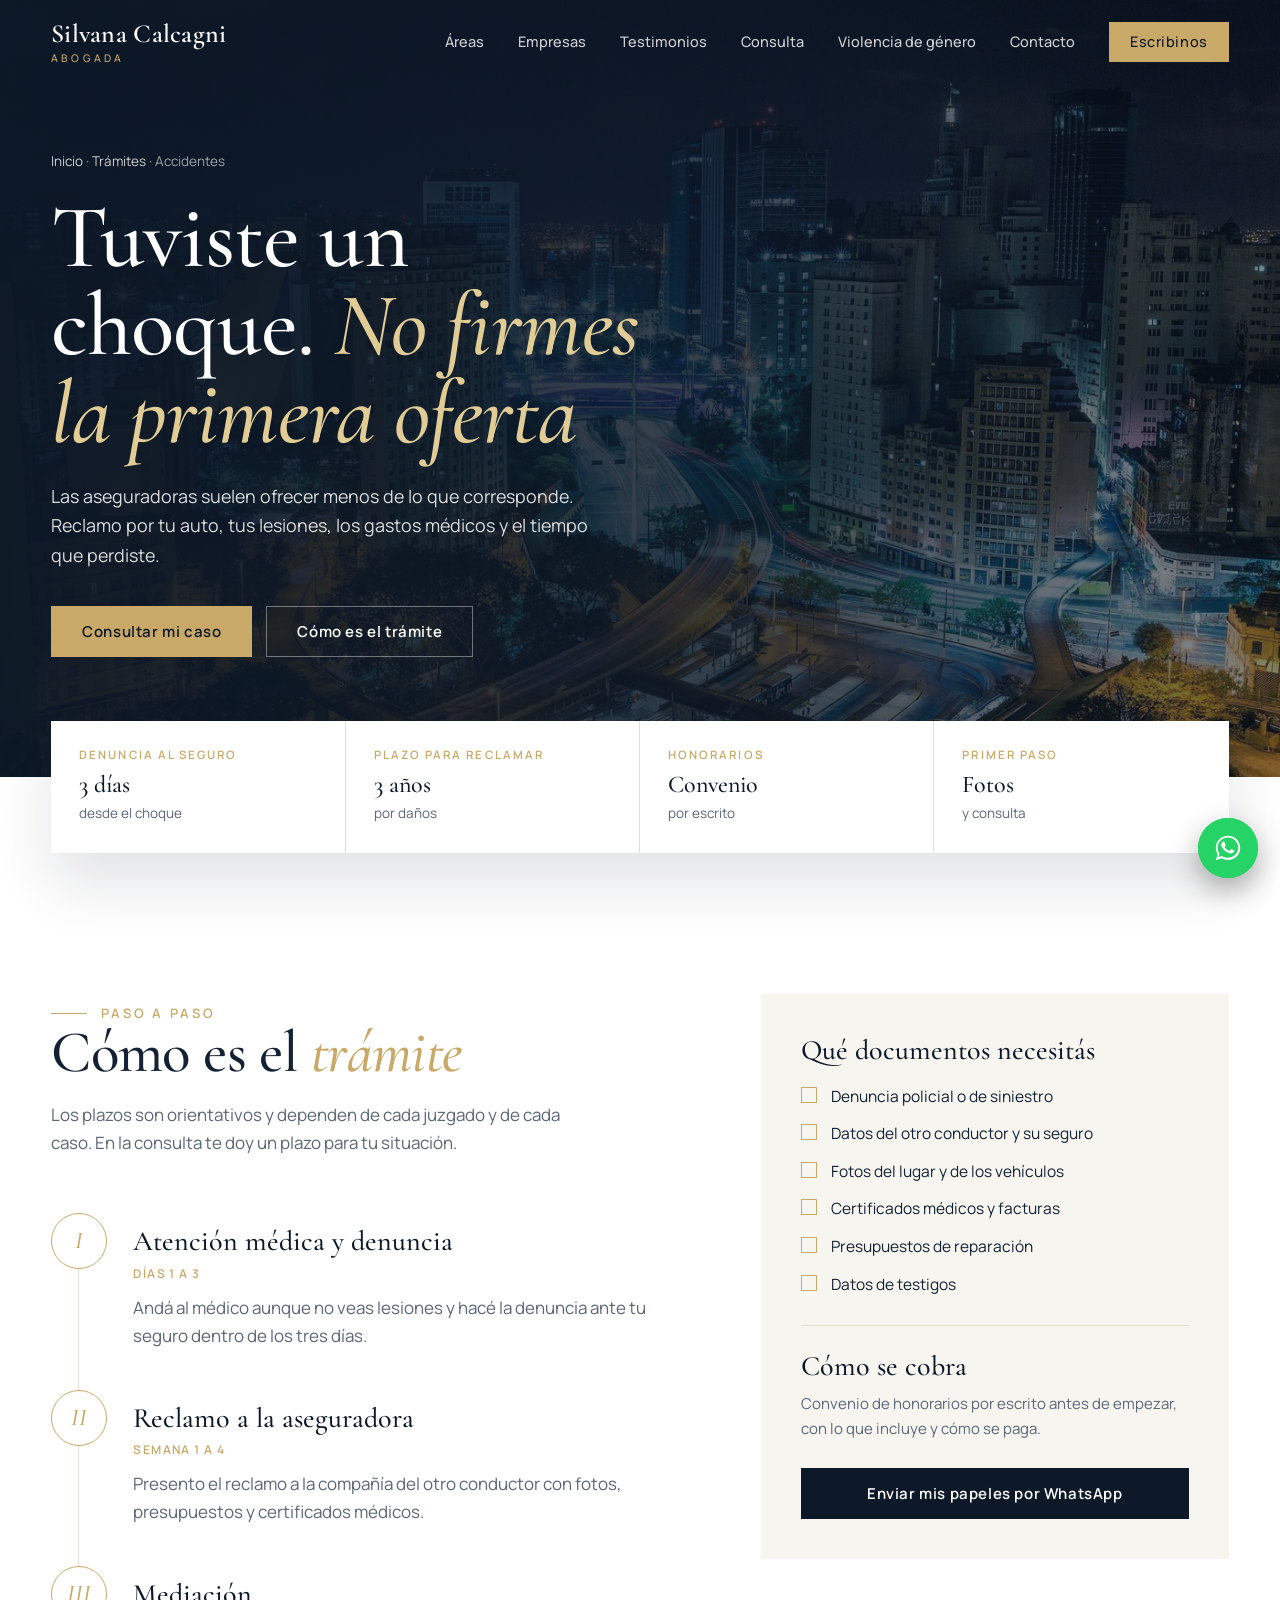
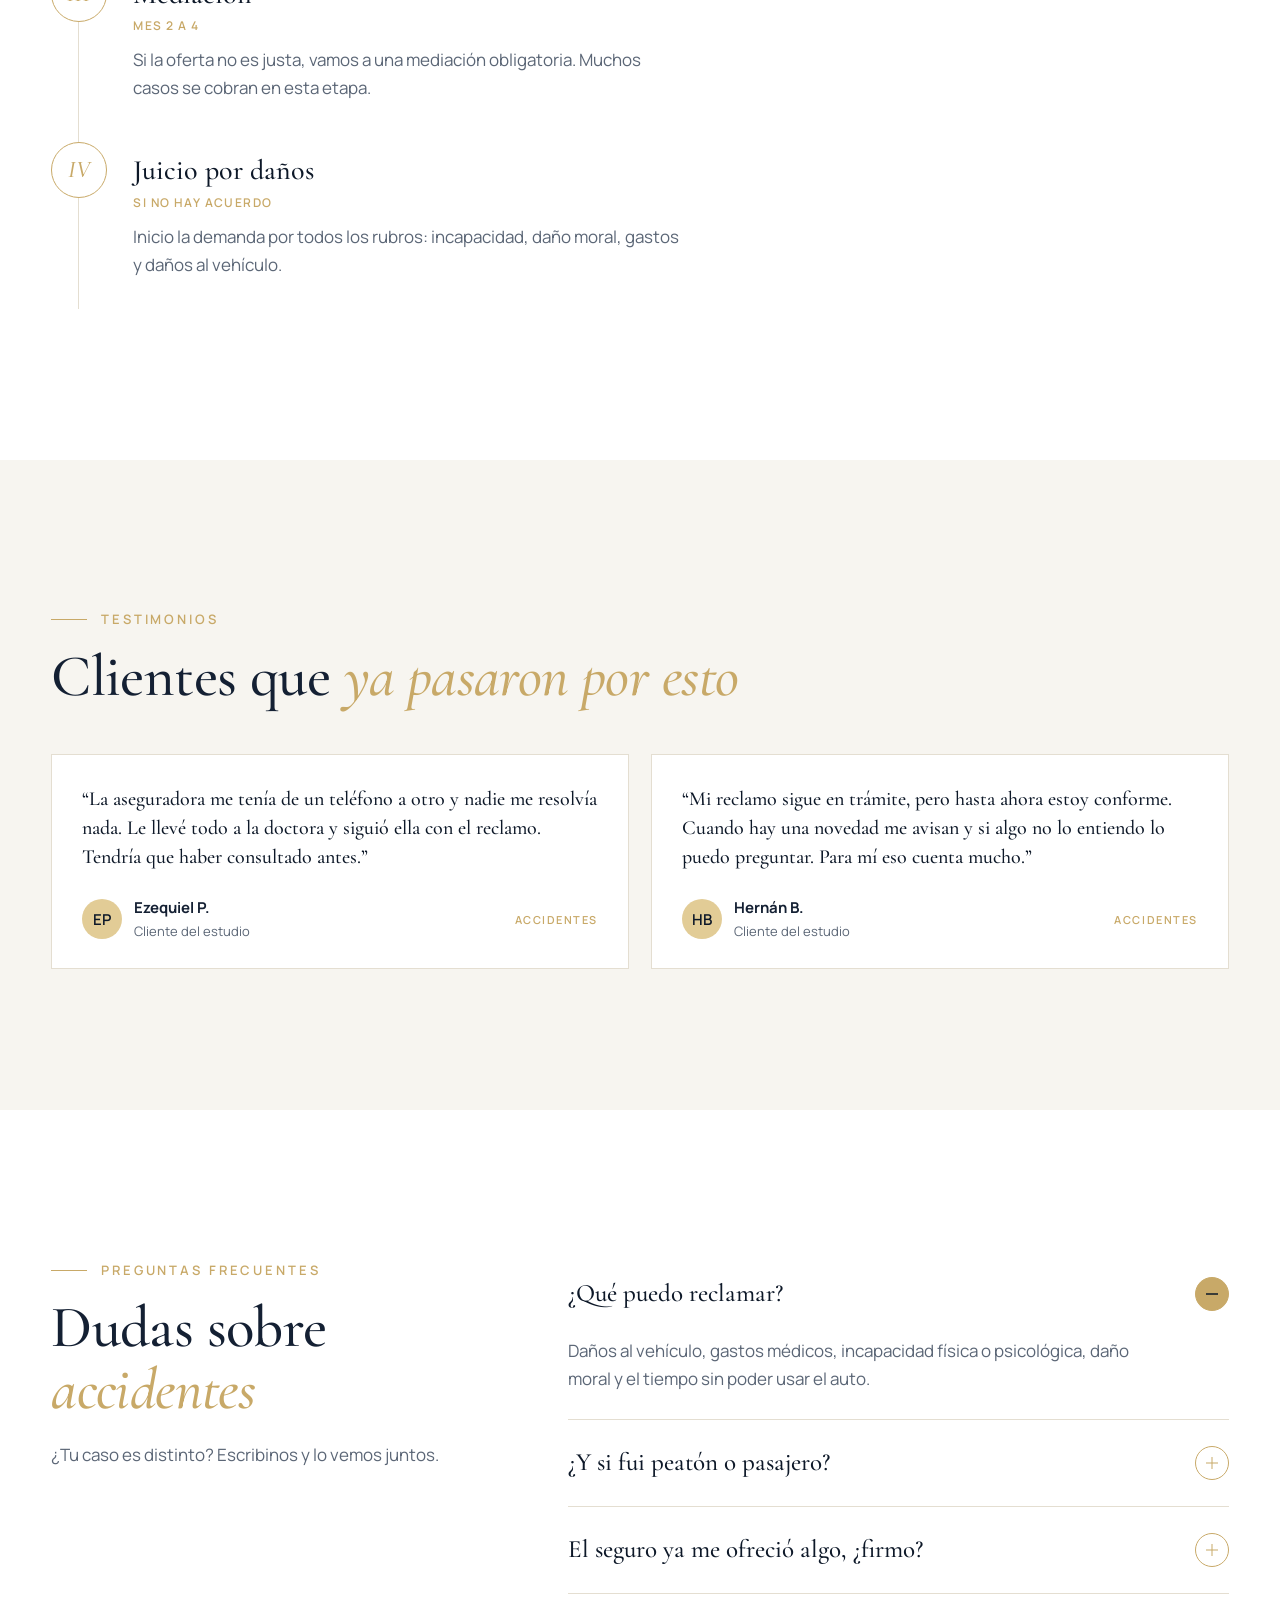
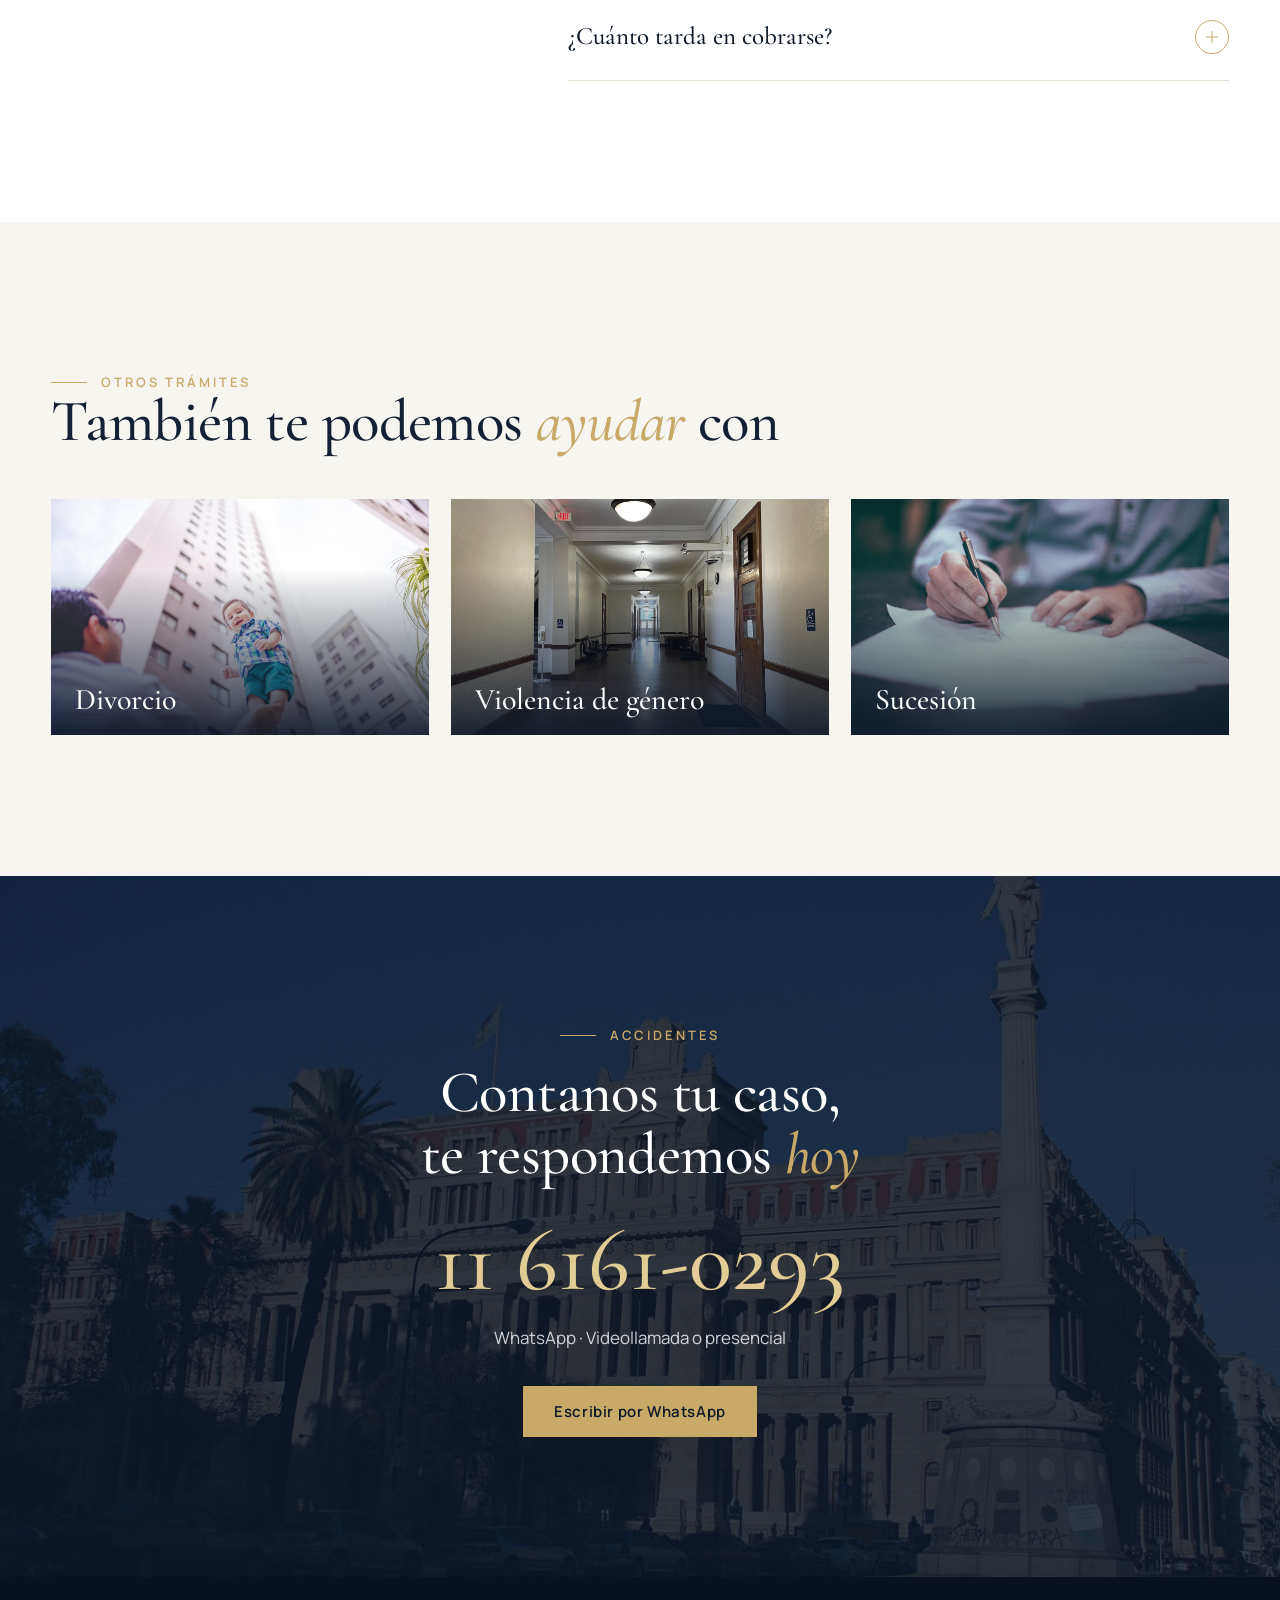
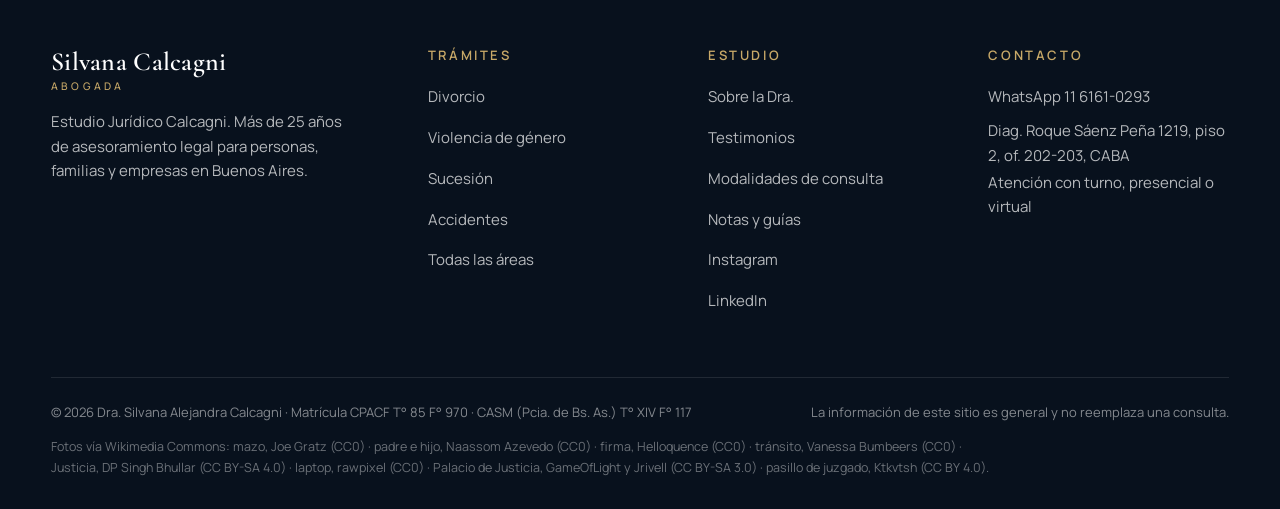
<file: accidentes.html>
<!doctype html>
<html lang="es">
<head>
<meta charset="utf-8">
<meta name="viewport" content="width=device-width, initial-scale=1, viewport-fit=cover">
<title>Abogada de accidentes de tránsito en CABA · Dra. Silvana Calcagni</title>
<meta name="description" content="Choques de auto, moto o peatón en Buenos Aires. Reclamo a la aseguradora, mediación y juicio por daños. Consultá antes de firmar.">
<link rel="canonical" href="https://abogadosdebuenosaires.com/accidentes.html">
<meta property="og:type" content="website">
<meta property="og:locale" content="es_AR">
<meta property="og:site_name" content="Dra. Silvana Calcagni · Abogada">
<meta property="og:title" content="Abogada de accidentes de tránsito en CABA · Dra. Silvana Calcagni">
<meta property="og:description" content="Choques de auto, moto o peatón en Buenos Aires. Reclamo a la aseguradora, mediación y juicio por daños. Consultá antes de firmar.">
<meta property="og:url" content="https://abogadosdebuenosaires.com/accidentes.html">
<meta property="og:image" content="https://abogadosdebuenosaires.com/imagenes/accidentes-2.jpg">
<meta name="twitter:card" content="summary_large_image">
<link rel="preconnect" href="https://fonts.googleapis.com">
<link rel="preconnect" href="https://fonts.gstatic.com" crossorigin>
<link href="https://fonts.googleapis.com/css2?family=Cormorant+Garamond:ital,wght@0,500;0,600;1,500&family=Manrope:wght@400;500;600&display=swap" rel="stylesheet">
<link rel="stylesheet" href="estilos.css">
<script>document.documentElement.classList.add('js')</script>
<script type="application/ld+json">{"@context":"https://schema.org","@type":"Attorney","name":"Dra. Silvana Calcagni · Estudio Jurídico Calcagni","url":"https://abogadosdebuenosaires.com/","image":"https://abogadosdebuenosaires.com/imagenes/silvana.jpg","telephone":"+54 9 11 6161-0293","areaServed":[{"@type":"City","name":"Ciudad Autónoma de Buenos Aires"},{"@type":"State","name":"Provincia de Buenos Aires"}],"address":{"@type":"PostalAddress","streetAddress":"Diagonal Roque Sáenz Peña 1219, piso 2, of. 202-203","addressLocality":"Ciudad Autónoma de Buenos Aires","addressRegion":"CABA","addressCountry":"AR"},"founder":{"@type":"Person","name":"Silvana Alejandra Calcagni","jobTitle":"Abogada"},"sameAs":["https://www.instagram.com/abogadacalcagni/","https://ar.linkedin.com/in/silvana-alejandra-calcagni-197a69231"],"knowsAbout":["Derecho de familia","Violencia de género","Sucesiones","Accidentes de tránsito","Derecho penal","Asesoramiento a empresas"]}</script>
</head>
<body>
<header class="header" id="top">
  <div class="wrap">
    <a class="logo" href="index.html"><b>Silvana Calcagni</b><span>Abogada</span></a>
    <nav class="nav" aria-label="Principal">
      <a href="index.html#areas">Áreas</a><a href="index.html#empresas">Empresas</a><a href="index.html#resenas">Testimonios</a><a href="index.html#modalidades">Consulta</a><a href="violencia.html">Violencia de género</a><a href="index.html#ubicacion">Contacto</a>
      <a class="btn" data-wa="Hola Dra. Calcagni, quiero hacer una consulta." href="https://wa.me/5491161610293">Escribinos</a>
      <button class="burger" aria-label="Abrir menú" aria-expanded="false" aria-controls="mnav"><i></i></button>
    </nav>
  </div>
</header>
<nav class="mnav" id="mnav" aria-label="Menú">
  <small>Trámites</small><a href="divorcio.html">Divorcio</a><a href="violencia.html">Violencia de género</a><a href="sucesion.html">Sucesión</a><a href="accidentes.html">Accidentes</a>
  <small>El estudio</small><a href="index.html#empresas">Empresas</a><a href="index.html#resenas">Testimonios</a><a href="index.html#modalidades">Consulta</a><a href="violencia.html">Violencia de género</a><a href="index.html#ubicacion">Contacto</a>
  <a class="btn" data-wa="Hola Dra. Calcagni, quiero hacer una consulta." href="https://wa.me/5491161610293">Escribir por WhatsApp</a>
</nav>

<section class="phero">
  <div class="bg"><img src="imagenes/accidentes-2.jpg" alt="" width="1920" height="1280"></div>
  <div class="wrap">
    <p class="crumbs"><a href="index.html">Inicio</a> · <a href="index.html#areas">Trámites</a> · Accidentes</p>
    <h1>Tuviste un choque. <em>No firmes la primera oferta</em></h1>
    <p class="lead">Las aseguradoras suelen ofrecer menos de lo que corresponde. Reclamo por tu auto, tus lesiones, los gastos médicos y el tiempo que perdiste.</p>
    <div class="ctas">
      <a class="btn" data-wa="Hola Dra. Calcagni, quiero hacer una consulta sobre accidentes." href="https://wa.me/5491161610293">Consultar mi caso</a>
      <a class="btn ghost" href="#pasos">Cómo es el trámite</a>
    </div>
  </div>
</section>

<div class="facts wrap"><ul data-reveal><li><small>Denuncia al seguro</small><b>3 días</b><span>desde el choque</span></li><li><small>Plazo para reclamar</small><b>3 años</b><span>por daños</span></li><li><small>Honorarios</small><b>Convenio</b><span>por escrito</span></li><li><small>Primer paso</small><b>Fotos</b><span>y consulta</span></li></ul></div>

<main>

<section class="section" id="pasos">
  <div class="wrap two">
    <div>
      <div data-reveal><span class="kicker">Paso a paso</span><h2>Cómo es el <em>trámite</em></h2><p class="sub">Los plazos son orientativos y dependen de cada juzgado y de cada caso. En la consulta te doy un plazo para tu situación.</p></div>
      <div class="timeline"><div class="tl" data-reveal><span class="dot">I</span><div><h3>Atención médica y denuncia</h3><span class="dur">Días 1 a 3</span><p>Andá al médico aunque no veas lesiones y hacé la denuncia ante tu seguro dentro de los tres días.</p></div></div><div class="tl" data-reveal><span class="dot">II</span><div><h3>Reclamo a la aseguradora</h3><span class="dur">Semana 1 a 4</span><p>Presento el reclamo a la compañía del otro conductor con fotos, presupuestos y certificados médicos.</p></div></div><div class="tl" data-reveal><span class="dot">III</span><div><h3>Mediación</h3><span class="dur">Mes 2 a 4</span><p>Si la oferta no es justa, vamos a una mediación obligatoria. Muchos casos se cobran en esta etapa.</p></div></div><div class="tl" data-reveal><span class="dot">IV</span><div><h3>Juicio por daños</h3><span class="dur">Si no hay acuerdo</span><p>Inicio la demanda por todos los rubros: incapacidad, daño moral, gastos y daños al vehículo.</p></div></div></div>
    </div>
    <aside class="aside-box" data-reveal style="--d:1">
      <h3>Qué documentos necesitás</h3>
      <ul><li>Denuncia policial o de siniestro</li><li>Datos del otro conductor y su seguro</li><li>Fotos del lugar y de los vehículos</li><li>Certificados médicos y facturas</li><li>Presupuestos de reparación</li><li>Datos de testigos</li></ul>
      <div class="fee"><h3>Cómo se cobra</h3><p>Convenio de honorarios por escrito antes de empezar, con lo que incluye y cómo se paga.</p></div>
      <a class="btn navy" data-wa="Hola Dra. Calcagni, quiero hacer una consulta sobre accidentes." href="https://wa.me/5491161610293">Enviar mis papeles por WhatsApp</a>
    </aside>
  </div>
</section>

<section class="reviews section" style="background:var(--paper)">
  <div class="wrap">
    <div class="top">
      <div data-reveal><span class="kicker">Testimonios</span><h2>Clientes que <em>ya pasaron por esto</em></h2></div>
    </div>
    <div class="rgrid two-r" style="margin-top:46px">
      <article class="review" data-area="accidentes" data-reveal style="--d:0"><p class="q">“La aseguradora me tenía de un teléfono a otro y nadie me resolvía nada. Le llevé todo a la doctora y siguió ella con el reclamo. Tendría que haber consultado antes.”</p><div class="who"><span class="av">EP</span><div><b>Ezequiel P.</b><small>Cliente del estudio</small></div><span class="tag">Accidentes</span></div></article>
      <article class="review" data-area="accidentes" data-reveal style="--d:1"><p class="q">“Mi reclamo sigue en trámite, pero hasta ahora estoy conforme. Cuando hay una novedad me avisan y si algo no lo entiendo lo puedo preguntar. Para mí eso cuenta mucho.”</p><div class="who"><span class="av">HB</span><div><b>Hernán B.</b><small>Cliente del estudio</small></div><span class="tag">Accidentes</span></div></article>
    </div>
  </div>
</section>

<section class="faq section" style="background:var(--white)">
  <div class="wrap grid">
    <div class="side" data-reveal><span class="kicker">Preguntas frecuentes</span><h2>Dudas sobre <em>accidentes</em></h2><p>¿Tu caso es distinto? Escribinos y lo vemos juntos.</p></div>
    <div data-reveal style="--d:1">
      <details name="faq" open><summary>¿Qué puedo reclamar?<i></i></summary><p>Daños al vehículo, gastos médicos, incapacidad física o psicológica, daño moral y el tiempo sin poder usar el auto.</p></details>
      <details name="faq"><summary>¿Y si fui peatón o pasajero?<i></i></summary><p>También podés reclamar, y en general en mejores condiciones, porque no conducías.</p></details>
      <details name="faq"><summary>El seguro ya me ofreció algo, ¿firmo?<i></i></summary><p>No sin asesorarte. Una vez firmado, en general no se puede reclamar más.</p></details>
      <details name="faq"><summary>¿Cuánto tarda en cobrarse?<i></i></summary><p>Por vía administrativa o mediación, unos meses. Un juicio puede llevar dos a cuatro años.</p></details>
    </div>
  </div>
</section>

<section class="section" style="background:var(--paper)">
  <div class="wrap">
    <div data-reveal><span class="kicker">Otros trámites</span><h2>También te podemos <em>ayudar</em> con</h2></div>
    <div class="related"><a href="divorcio.html" data-reveal style="--d:0"><img src="imagenes/familia-1.jpg" alt="" loading="lazy"><span>Divorcio</span></a><a href="violencia.html" data-reveal style="--d:1"><img src="imagenes/penal-1.jpg" alt="" loading="lazy"><span>Violencia de género</span></a><a href="sucesion.html" data-reveal style="--d:2"><img src="imagenes/sucesiones-1.jpg" alt="" loading="lazy"><span>Sucesión</span></a></div>
  </div>
</section>

<section class="cta section" id="contacto">
  <div class="bg" aria-hidden="true"><img src="imagenes/buenos-aires-1.jpg" alt="" loading="lazy" width="1920" height="1280"></div>
  <div class="wrap" data-reveal>
    <span class="kicker">Accidentes</span>
    <h2>Contanos tu caso, te respondemos <em>hoy</em></h2>
    <a class="phone" href="https://wa.me/5491161610293" target="_blank" rel="noopener">11 6161-0293</a>
    <p>WhatsApp · Videollamada o presencial</p>
    <a class="btn" data-wa="Hola Dra. Calcagni, quiero hacer una consulta sobre accidentes." href="https://wa.me/5491161610293">Escribir por WhatsApp</a>
  </div>
</section>
</main>
<footer class="footer">
  <div class="wrap">
    <div class="cols">
      <div class="about-f"><a class="logo" href="index.html"><b>Silvana Calcagni</b><span>Abogada</span></a><p>Estudio Jurídico Calcagni. Más de 25 años de asesoramiento legal para personas, familias y empresas en Buenos Aires.</p></div>
      <div><h4>Trámites</h4><ul><li><a href="divorcio.html">Divorcio</a></li><li><a href="violencia.html">Violencia de género</a></li><li><a href="sucesion.html">Sucesión</a></li><li><a href="accidentes.html">Accidentes</a></li><li><a href="index.html#areas">Todas las áreas</a></li></ul></div>
      <div><h4>Estudio</h4><ul><li><a href="index.html#estudio">Sobre la Dra.</a></li><li><a href="index.html#resenas">Testimonios</a></li><li><a href="index.html#modalidades">Modalidades de consulta</a></li><li><a href="index.html#notas">Notas y guías</a></li><li><a href="https://www.instagram.com/abogadacalcagni/" target="_blank" rel="noopener">Instagram</a></li><li><a href="https://ar.linkedin.com/in/silvana-alejandra-calcagni-197a69231" target="_blank" rel="noopener">LinkedIn</a></li></ul></div>
      <div><h4>Contacto</h4><ul><li><a href="https://wa.me/5491161610293" target="_blank" rel="noopener">WhatsApp 11 6161-0293</a></li><li>Diag. Roque Sáenz Peña 1219, piso 2, of. 202-203, CABA</li><li>Atención con turno, presencial o virtual</li></ul></div>
    </div>
    <div class="bottom"><span>© 2026 Dra. Silvana Alejandra Calcagni · Matrícula CPACF T° 85 F° 970 · CASM (Pcia. de Bs. As.) T° XIV F° 117</span><span>La información de este sitio es general y no reemplaza una consulta.</span></div>
    <p class="credits">Fotos vía Wikimedia Commons: mazo, Joe Gratz (CC0) · padre e hijo, Naassom Azevedo (CC0) · firma, Helloquence (CC0) · tránsito, Vanessa Bumbeers (CC0) · Justicia, DP Singh Bhullar (CC BY-SA 4.0) · laptop, rawpixel (CC0) · Palacio de Justicia, GameOfLight y Jrivell (CC BY-SA 3.0) · pasillo de juzgado, Ktkvtsh (CC BY 4.0).</p>
  </div>
</footer>

<a class="wa-float" data-wa="Hola Dra. Calcagni, quiero hacer una consulta." href="https://wa.me/5491161610293" aria-label="Escribir por WhatsApp"><svg viewBox="0 0 32 32" aria-hidden="true"><path d="M16 3C8.8 3 3 8.7 3 15.8c0 2.5.7 4.9 2 7L3 29l6.4-2c2 1.1 4.3 1.7 6.6 1.7 7.2 0 13-5.7 13-12.8S23.2 3 16 3zm0 23.4c-2.1 0-4.2-.6-6-1.7l-.4-.3-3.8 1.2 1.2-3.7-.3-.4c-1.2-1.8-1.8-3.9-1.8-6 0-5.9 4.9-10.7 11-10.7s11 4.8 11 10.7-4.9 10.9-10.9 10.9zm6-8c-.3-.2-2-1-2.3-1.1-.3-.1-.5-.2-.8.2-.2.3-.9 1.1-1.1 1.3-.2.2-.4.2-.7.1-.3-.2-1.4-.5-2.7-1.6-1-.9-1.7-2-1.9-2.3-.2-.3 0-.5.1-.7l.5-.6c.2-.2.2-.4.3-.6.1-.2 0-.4 0-.6l-1.1-2.5c-.3-.7-.6-.6-.8-.6h-.7c-.2 0-.6.1-.9.4-.3.3-1.2 1.1-1.2 2.7s1.2 3.1 1.4 3.4c.2.2 2.4 3.6 5.8 5 .8.4 1.5.6 2 .7.8.3 1.6.2 2.2.1.7-.1 2-.8 2.3-1.6.3-.8.3-1.4.2-1.6-.1-.1-.3-.2-.6-.3z"/></svg></a>
<script src="app.js"></script>
</body>
</html>
</file>
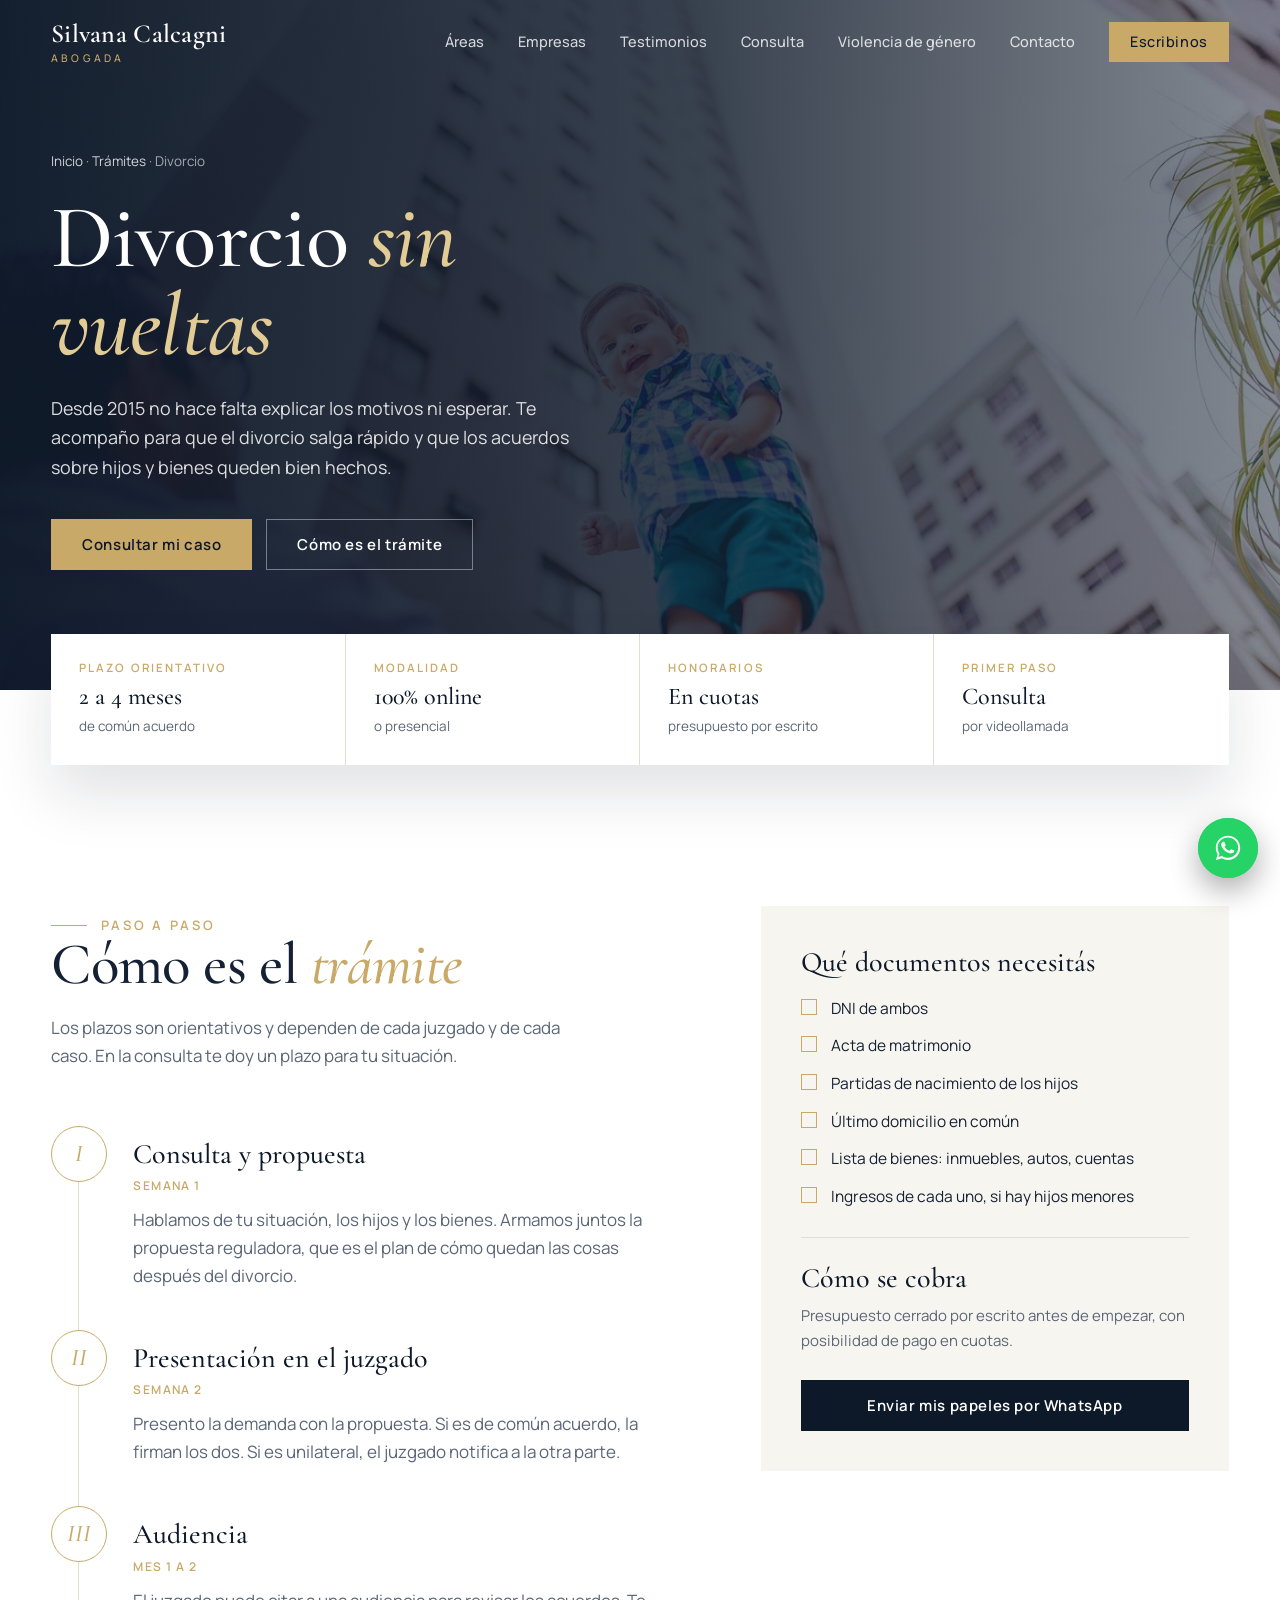
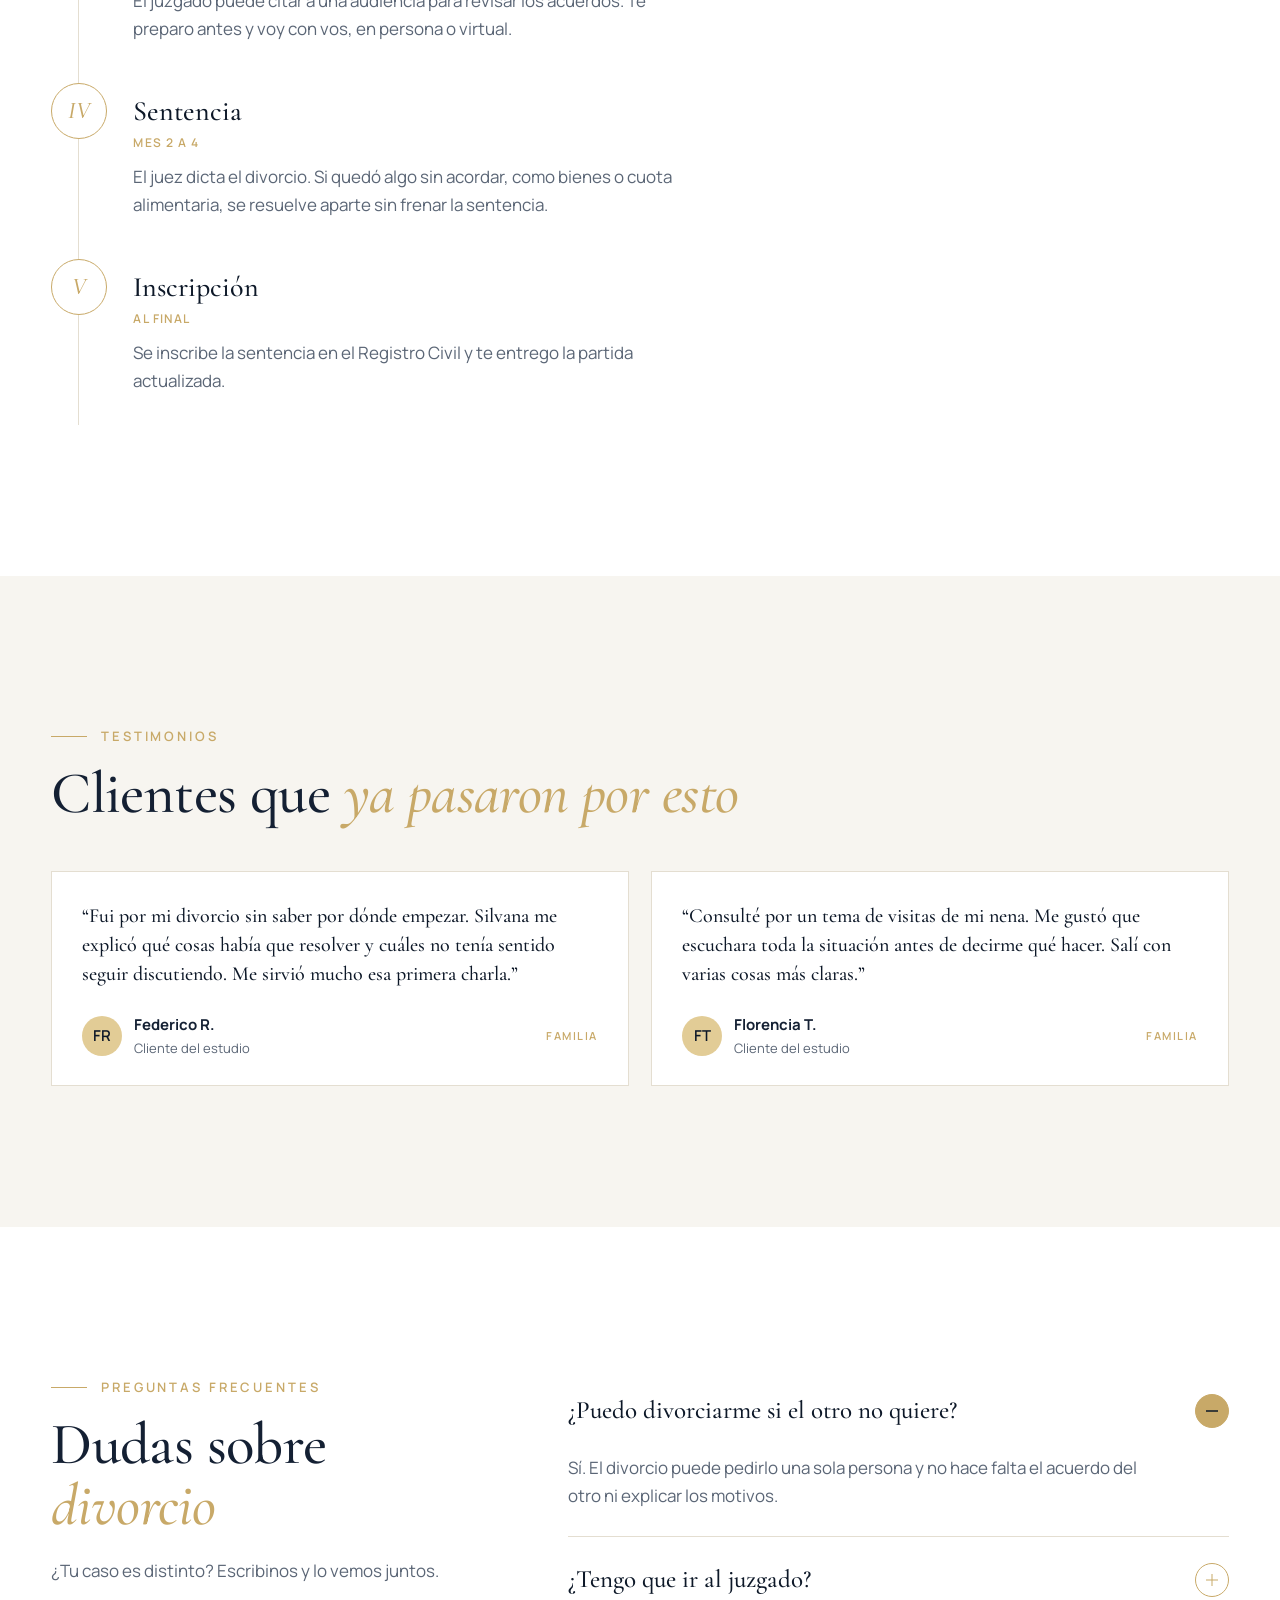
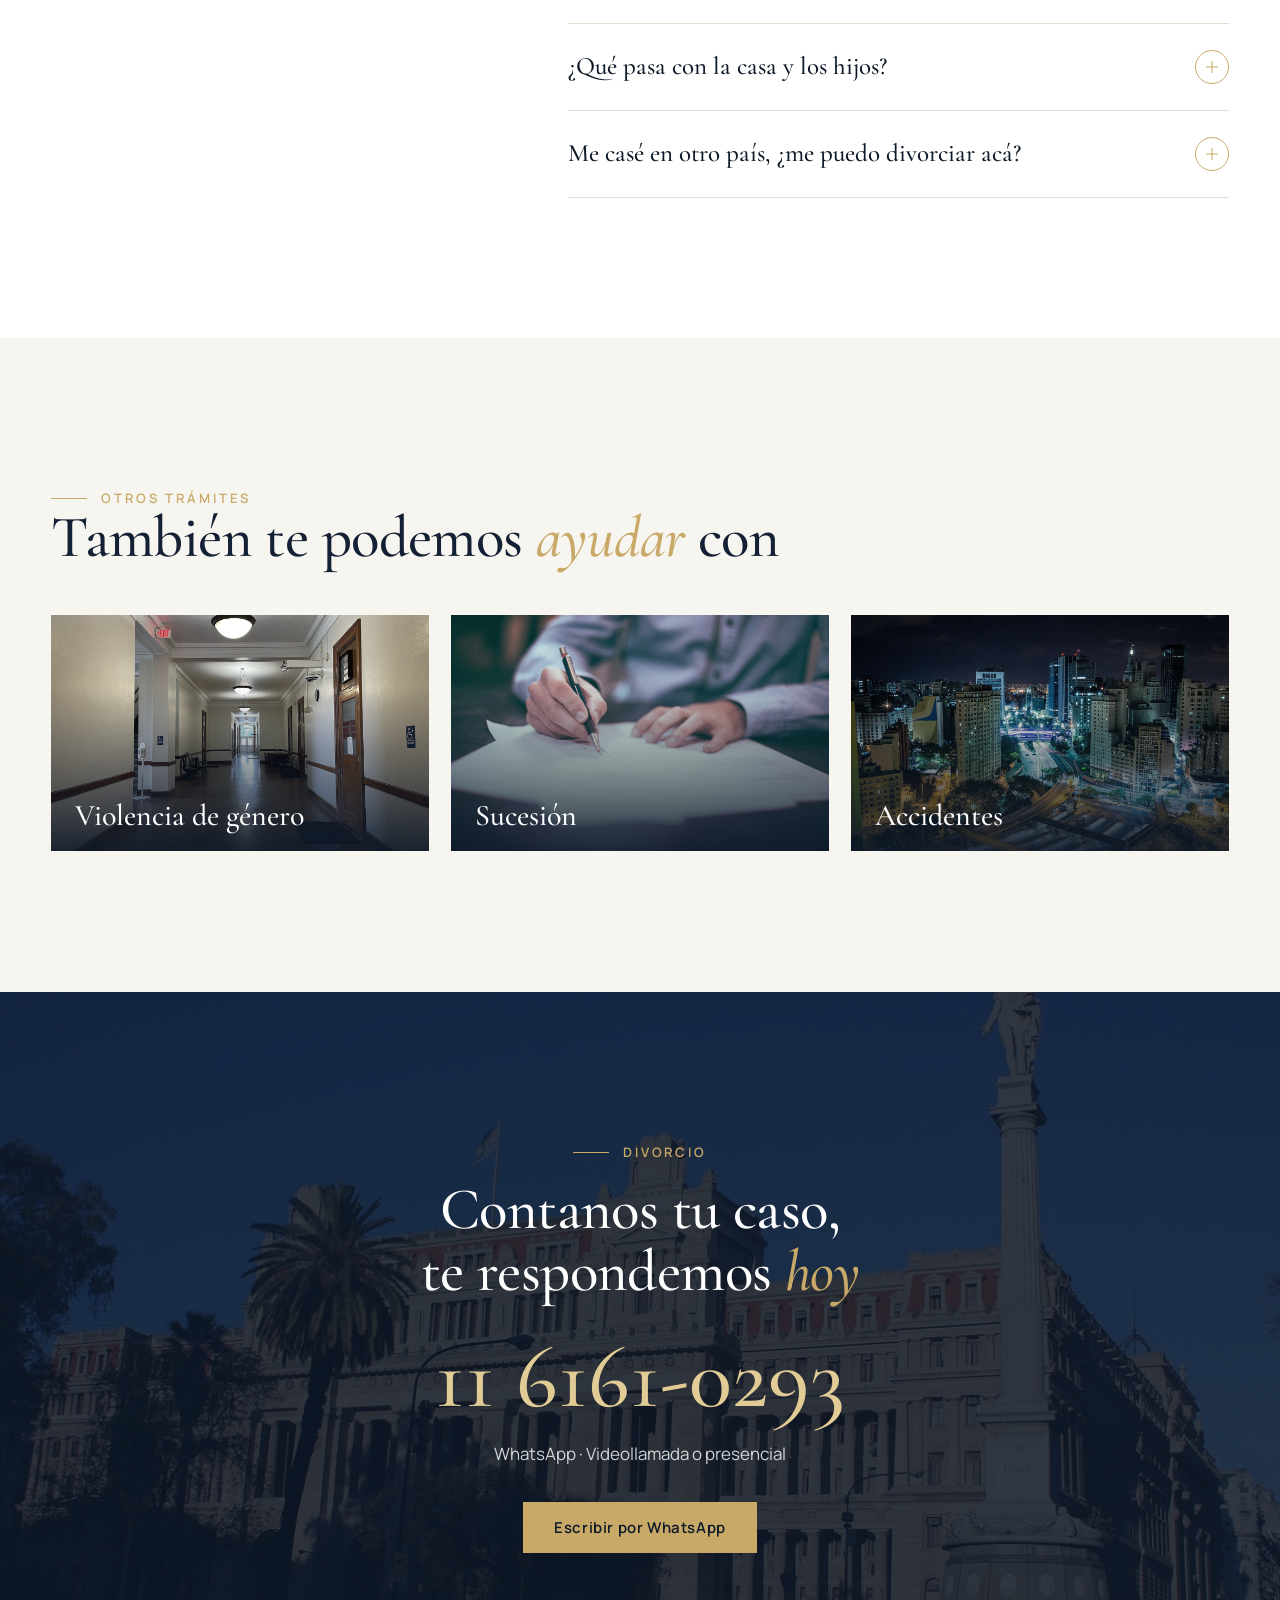
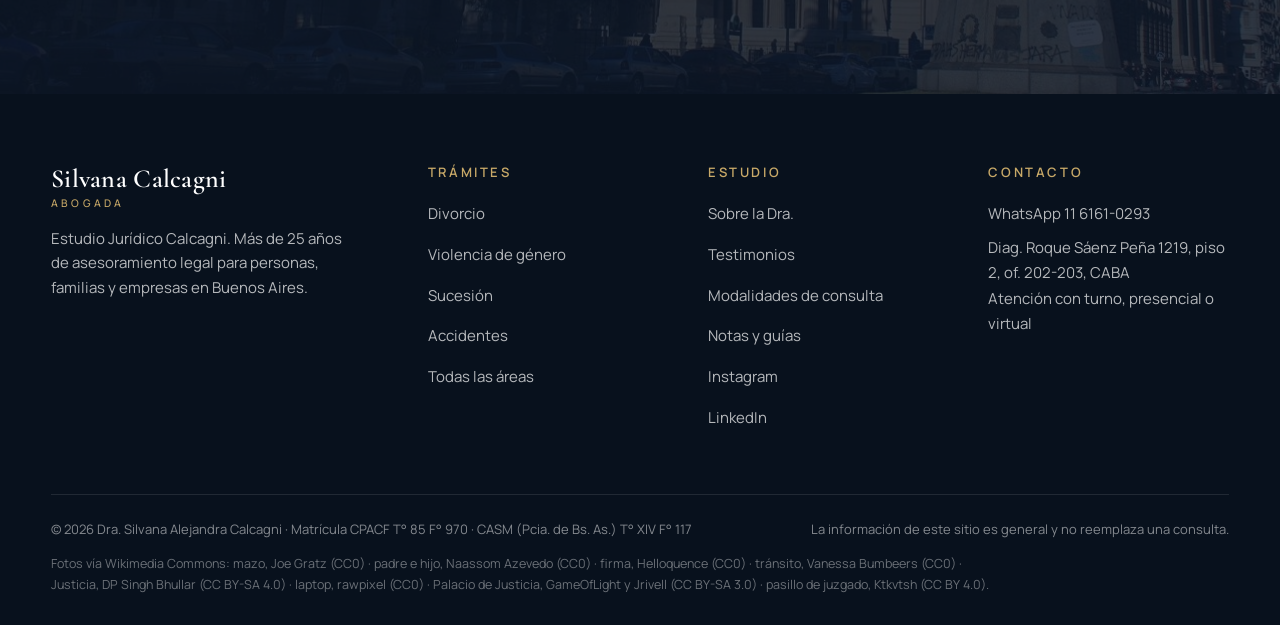
<file: divorcio.html>
<!doctype html>
<html lang="es">
<head>
<meta charset="utf-8">
<meta name="viewport" content="width=device-width, initial-scale=1, viewport-fit=cover">
<title>Divorcio en Buenos Aires · Dra. Silvana Calcagni</title>
<meta name="description" content="Divorcio de común acuerdo o unilateral en CABA y Provincia. Plazos, documentos y honorarios en cuotas. Consulta por WhatsApp o videollamada.">
<link rel="canonical" href="https://abogadosdebuenosaires.com/divorcio.html">
<meta property="og:type" content="website">
<meta property="og:locale" content="es_AR">
<meta property="og:site_name" content="Dra. Silvana Calcagni · Abogada">
<meta property="og:title" content="Divorcio en Buenos Aires · Dra. Silvana Calcagni">
<meta property="og:description" content="Divorcio de común acuerdo o unilateral en CABA y Provincia. Plazos, documentos y honorarios en cuotas. Consulta por WhatsApp o videollamada.">
<meta property="og:url" content="https://abogadosdebuenosaires.com/divorcio.html">
<meta property="og:image" content="https://abogadosdebuenosaires.com/imagenes/familia-1.jpg">
<meta name="twitter:card" content="summary_large_image">
<link rel="preconnect" href="https://fonts.googleapis.com">
<link rel="preconnect" href="https://fonts.gstatic.com" crossorigin>
<link href="https://fonts.googleapis.com/css2?family=Cormorant+Garamond:ital,wght@0,500;0,600;1,500&family=Manrope:wght@400;500;600&display=swap" rel="stylesheet">
<link rel="stylesheet" href="estilos.css">
<script>document.documentElement.classList.add('js')</script>
<script type="application/ld+json">{"@context":"https://schema.org","@type":"Attorney","name":"Dra. Silvana Calcagni · Estudio Jurídico Calcagni","url":"https://abogadosdebuenosaires.com/","image":"https://abogadosdebuenosaires.com/imagenes/silvana.jpg","telephone":"+54 9 11 6161-0293","areaServed":[{"@type":"City","name":"Ciudad Autónoma de Buenos Aires"},{"@type":"State","name":"Provincia de Buenos Aires"}],"address":{"@type":"PostalAddress","streetAddress":"Diagonal Roque Sáenz Peña 1219, piso 2, of. 202-203","addressLocality":"Ciudad Autónoma de Buenos Aires","addressRegion":"CABA","addressCountry":"AR"},"founder":{"@type":"Person","name":"Silvana Alejandra Calcagni","jobTitle":"Abogada"},"sameAs":["https://www.instagram.com/abogadacalcagni/","https://ar.linkedin.com/in/silvana-alejandra-calcagni-197a69231"],"knowsAbout":["Derecho de familia","Violencia de género","Sucesiones","Accidentes de tránsito","Derecho penal","Asesoramiento a empresas"]}</script>
</head>
<body>
<header class="header" id="top">
  <div class="wrap">
    <a class="logo" href="index.html"><b>Silvana Calcagni</b><span>Abogada</span></a>
    <nav class="nav" aria-label="Principal">
      <a href="index.html#areas">Áreas</a><a href="index.html#empresas">Empresas</a><a href="index.html#resenas">Testimonios</a><a href="index.html#modalidades">Consulta</a><a href="violencia.html">Violencia de género</a><a href="index.html#ubicacion">Contacto</a>
      <a class="btn" data-wa="Hola Dra. Calcagni, quiero hacer una consulta." href="https://wa.me/5491161610293">Escribinos</a>
      <button class="burger" aria-label="Abrir menú" aria-expanded="false" aria-controls="mnav"><i></i></button>
    </nav>
  </div>
</header>
<nav class="mnav" id="mnav" aria-label="Menú">
  <small>Trámites</small><a href="divorcio.html">Divorcio</a><a href="violencia.html">Violencia de género</a><a href="sucesion.html">Sucesión</a><a href="accidentes.html">Accidentes</a>
  <small>El estudio</small><a href="index.html#empresas">Empresas</a><a href="index.html#resenas">Testimonios</a><a href="index.html#modalidades">Consulta</a><a href="violencia.html">Violencia de género</a><a href="index.html#ubicacion">Contacto</a>
  <a class="btn" data-wa="Hola Dra. Calcagni, quiero hacer una consulta." href="https://wa.me/5491161610293">Escribir por WhatsApp</a>
</nav>

<section class="phero">
  <div class="bg"><img src="imagenes/familia-1.jpg" alt="" width="1920" height="1280"></div>
  <div class="wrap">
    <p class="crumbs"><a href="index.html">Inicio</a> · <a href="index.html#areas">Trámites</a> · Divorcio</p>
    <h1>Divorcio <em>sin vueltas</em></h1>
    <p class="lead">Desde 2015 no hace falta explicar los motivos ni esperar. Te acompaño para que el divorcio salga rápido y que los acuerdos sobre hijos y bienes queden bien hechos.</p>
    <div class="ctas">
      <a class="btn" data-wa="Hola Dra. Calcagni, quiero hacer una consulta sobre divorcio." href="https://wa.me/5491161610293">Consultar mi caso</a>
      <a class="btn ghost" href="#pasos">Cómo es el trámite</a>
    </div>
  </div>
</section>

<div class="facts wrap"><ul data-reveal><li><small>Plazo orientativo</small><b>2 a 4 meses</b><span>de común acuerdo</span></li><li><small>Modalidad</small><b>100% online</b><span>o presencial</span></li><li><small>Honorarios</small><b>En cuotas</b><span>presupuesto por escrito</span></li><li><small>Primer paso</small><b>Consulta</b><span>por videollamada</span></li></ul></div>

<main>

<section class="section" id="pasos">
  <div class="wrap two">
    <div>
      <div data-reveal><span class="kicker">Paso a paso</span><h2>Cómo es el <em>trámite</em></h2><p class="sub">Los plazos son orientativos y dependen de cada juzgado y de cada caso. En la consulta te doy un plazo para tu situación.</p></div>
      <div class="timeline"><div class="tl" data-reveal><span class="dot">I</span><div><h3>Consulta y propuesta</h3><span class="dur">Semana 1</span><p>Hablamos de tu situación, los hijos y los bienes. Armamos juntos la propuesta reguladora, que es el plan de cómo quedan las cosas después del divorcio.</p></div></div><div class="tl" data-reveal><span class="dot">II</span><div><h3>Presentación en el juzgado</h3><span class="dur">Semana 2</span><p>Presento la demanda con la propuesta. Si es de común acuerdo, la firman los dos. Si es unilateral, el juzgado notifica a la otra parte.</p></div></div><div class="tl" data-reveal><span class="dot">III</span><div><h3>Audiencia</h3><span class="dur">Mes 1 a 2</span><p>El juzgado puede citar a una audiencia para revisar los acuerdos. Te preparo antes y voy con vos, en persona o virtual.</p></div></div><div class="tl" data-reveal><span class="dot">IV</span><div><h3>Sentencia</h3><span class="dur">Mes 2 a 4</span><p>El juez dicta el divorcio. Si quedó algo sin acordar, como bienes o cuota alimentaria, se resuelve aparte sin frenar la sentencia.</p></div></div><div class="tl" data-reveal><span class="dot">V</span><div><h3>Inscripción</h3><span class="dur">Al final</span><p>Se inscribe la sentencia en el Registro Civil y te entrego la partida actualizada.</p></div></div></div>
    </div>
    <aside class="aside-box" data-reveal style="--d:1">
      <h3>Qué documentos necesitás</h3>
      <ul><li>DNI de ambos</li><li>Acta de matrimonio</li><li>Partidas de nacimiento de los hijos</li><li>Último domicilio en común</li><li>Lista de bienes: inmuebles, autos, cuentas</li><li>Ingresos de cada uno, si hay hijos menores</li></ul>
      <div class="fee"><h3>Cómo se cobra</h3><p>Presupuesto cerrado por escrito antes de empezar, con posibilidad de pago en cuotas.</p></div>
      <a class="btn navy" data-wa="Hola Dra. Calcagni, quiero hacer una consulta sobre divorcio." href="https://wa.me/5491161610293">Enviar mis papeles por WhatsApp</a>
    </aside>
  </div>
</section>

<section class="reviews section" style="background:var(--paper)">
  <div class="wrap">
    <div class="top">
      <div data-reveal><span class="kicker">Testimonios</span><h2>Clientes que <em>ya pasaron por esto</em></h2></div>
    </div>
    <div class="rgrid two-r" style="margin-top:46px">
      <article class="review" data-area="familia" data-reveal style="--d:0"><p class="q">“Fui por mi divorcio sin saber por dónde empezar. Silvana me explicó qué cosas había que resolver y cuáles no tenía sentido seguir discutiendo. Me sirvió mucho esa primera charla.”</p><div class="who"><span class="av">FR</span><div><b>Federico R.</b><small>Cliente del estudio</small></div><span class="tag">Familia</span></div></article>
      <article class="review" data-area="familia" data-reveal style="--d:1"><p class="q">“Consulté por un tema de visitas de mi nena. Me gustó que escuchara toda la situación antes de decirme qué hacer. Salí con varias cosas más claras.”</p><div class="who"><span class="av">FT</span><div><b>Florencia T.</b><small>Cliente del estudio</small></div><span class="tag">Familia</span></div></article>
    </div>
  </div>
</section>

<section class="faq section" style="background:var(--white)">
  <div class="wrap grid">
    <div class="side" data-reveal><span class="kicker">Preguntas frecuentes</span><h2>Dudas sobre <em>divorcio</em></h2><p>¿Tu caso es distinto? Escribinos y lo vemos juntos.</p></div>
    <div data-reveal style="--d:1">
      <details name="faq" open><summary>¿Puedo divorciarme si el otro no quiere?<i></i></summary><p>Sí. El divorcio puede pedirlo una sola persona y no hace falta el acuerdo del otro ni explicar los motivos.</p></details>
      <details name="faq"><summary>¿Tengo que ir al juzgado?<i></i></summary><p>Casi todo se hace en forma digital. A veces hay una audiencia, que puede ser virtual.</p></details>
      <details name="faq"><summary>¿Qué pasa con la casa y los hijos?<i></i></summary><p>Se definen en la propuesta reguladora. Si no hay acuerdo, el divorcio sale igual y esos temas se resuelven aparte, a veces con mediación previa.</p></details>
      <details name="faq"><summary>Me casé en otro país, ¿me puedo divorciar acá?<i></i></summary><p>Sí, si el último domicilio en común o el tuyo está en Argentina. También se pueden reconocer divorcios hechos en el exterior.</p></details>
    </div>
  </div>
</section>

<section class="section" style="background:var(--paper)">
  <div class="wrap">
    <div data-reveal><span class="kicker">Otros trámites</span><h2>También te podemos <em>ayudar</em> con</h2></div>
    <div class="related"><a href="violencia.html" data-reveal style="--d:0"><img src="imagenes/penal-1.jpg" alt="" loading="lazy"><span>Violencia de género</span></a><a href="sucesion.html" data-reveal style="--d:1"><img src="imagenes/sucesiones-1.jpg" alt="" loading="lazy"><span>Sucesión</span></a><a href="accidentes.html" data-reveal style="--d:2"><img src="imagenes/accidentes-2.jpg" alt="" loading="lazy"><span>Accidentes</span></a></div>
  </div>
</section>

<section class="cta section" id="contacto">
  <div class="bg" aria-hidden="true"><img src="imagenes/buenos-aires-1.jpg" alt="" loading="lazy" width="1920" height="1280"></div>
  <div class="wrap" data-reveal>
    <span class="kicker">Divorcio</span>
    <h2>Contanos tu caso, te respondemos <em>hoy</em></h2>
    <a class="phone" href="https://wa.me/5491161610293" target="_blank" rel="noopener">11 6161-0293</a>
    <p>WhatsApp · Videollamada o presencial</p>
    <a class="btn" data-wa="Hola Dra. Calcagni, quiero hacer una consulta sobre divorcio." href="https://wa.me/5491161610293">Escribir por WhatsApp</a>
  </div>
</section>
</main>
<footer class="footer">
  <div class="wrap">
    <div class="cols">
      <div class="about-f"><a class="logo" href="index.html"><b>Silvana Calcagni</b><span>Abogada</span></a><p>Estudio Jurídico Calcagni. Más de 25 años de asesoramiento legal para personas, familias y empresas en Buenos Aires.</p></div>
      <div><h4>Trámites</h4><ul><li><a href="divorcio.html">Divorcio</a></li><li><a href="violencia.html">Violencia de género</a></li><li><a href="sucesion.html">Sucesión</a></li><li><a href="accidentes.html">Accidentes</a></li><li><a href="index.html#areas">Todas las áreas</a></li></ul></div>
      <div><h4>Estudio</h4><ul><li><a href="index.html#estudio">Sobre la Dra.</a></li><li><a href="index.html#resenas">Testimonios</a></li><li><a href="index.html#modalidades">Modalidades de consulta</a></li><li><a href="index.html#notas">Notas y guías</a></li><li><a href="https://www.instagram.com/abogadacalcagni/" target="_blank" rel="noopener">Instagram</a></li><li><a href="https://ar.linkedin.com/in/silvana-alejandra-calcagni-197a69231" target="_blank" rel="noopener">LinkedIn</a></li></ul></div>
      <div><h4>Contacto</h4><ul><li><a href="https://wa.me/5491161610293" target="_blank" rel="noopener">WhatsApp 11 6161-0293</a></li><li>Diag. Roque Sáenz Peña 1219, piso 2, of. 202-203, CABA</li><li>Atención con turno, presencial o virtual</li></ul></div>
    </div>
    <div class="bottom"><span>© 2026 Dra. Silvana Alejandra Calcagni · Matrícula CPACF T° 85 F° 970 · CASM (Pcia. de Bs. As.) T° XIV F° 117</span><span>La información de este sitio es general y no reemplaza una consulta.</span></div>
    <p class="credits">Fotos vía Wikimedia Commons: mazo, Joe Gratz (CC0) · padre e hijo, Naassom Azevedo (CC0) · firma, Helloquence (CC0) · tránsito, Vanessa Bumbeers (CC0) · Justicia, DP Singh Bhullar (CC BY-SA 4.0) · laptop, rawpixel (CC0) · Palacio de Justicia, GameOfLight y Jrivell (CC BY-SA 3.0) · pasillo de juzgado, Ktkvtsh (CC BY 4.0).</p>
  </div>
</footer>

<a class="wa-float" data-wa="Hola Dra. Calcagni, quiero hacer una consulta." href="https://wa.me/5491161610293" aria-label="Escribir por WhatsApp"><svg viewBox="0 0 32 32" aria-hidden="true"><path d="M16 3C8.8 3 3 8.7 3 15.8c0 2.5.7 4.9 2 7L3 29l6.4-2c2 1.1 4.3 1.7 6.6 1.7 7.2 0 13-5.7 13-12.8S23.2 3 16 3zm0 23.4c-2.1 0-4.2-.6-6-1.7l-.4-.3-3.8 1.2 1.2-3.7-.3-.4c-1.2-1.8-1.8-3.9-1.8-6 0-5.9 4.9-10.7 11-10.7s11 4.8 11 10.7-4.9 10.9-10.9 10.9zm6-8c-.3-.2-2-1-2.3-1.1-.3-.1-.5-.2-.8.2-.2.3-.9 1.1-1.1 1.3-.2.2-.4.2-.7.1-.3-.2-1.4-.5-2.7-1.6-1-.9-1.7-2-1.9-2.3-.2-.3 0-.5.1-.7l.5-.6c.2-.2.2-.4.3-.6.1-.2 0-.4 0-.6l-1.1-2.5c-.3-.7-.6-.6-.8-.6h-.7c-.2 0-.6.1-.9.4-.3.3-1.2 1.1-1.2 2.7s1.2 3.1 1.4 3.4c.2.2 2.4 3.6 5.8 5 .8.4 1.5.6 2 .7.8.3 1.6.2 2.2.1.7-.1 2-.8 2.3-1.6.3-.8.3-1.4.2-1.6-.1-.1-.3-.2-.6-.3z"/></svg></a>
<script src="app.js"></script>
</body>
</html>
</file>
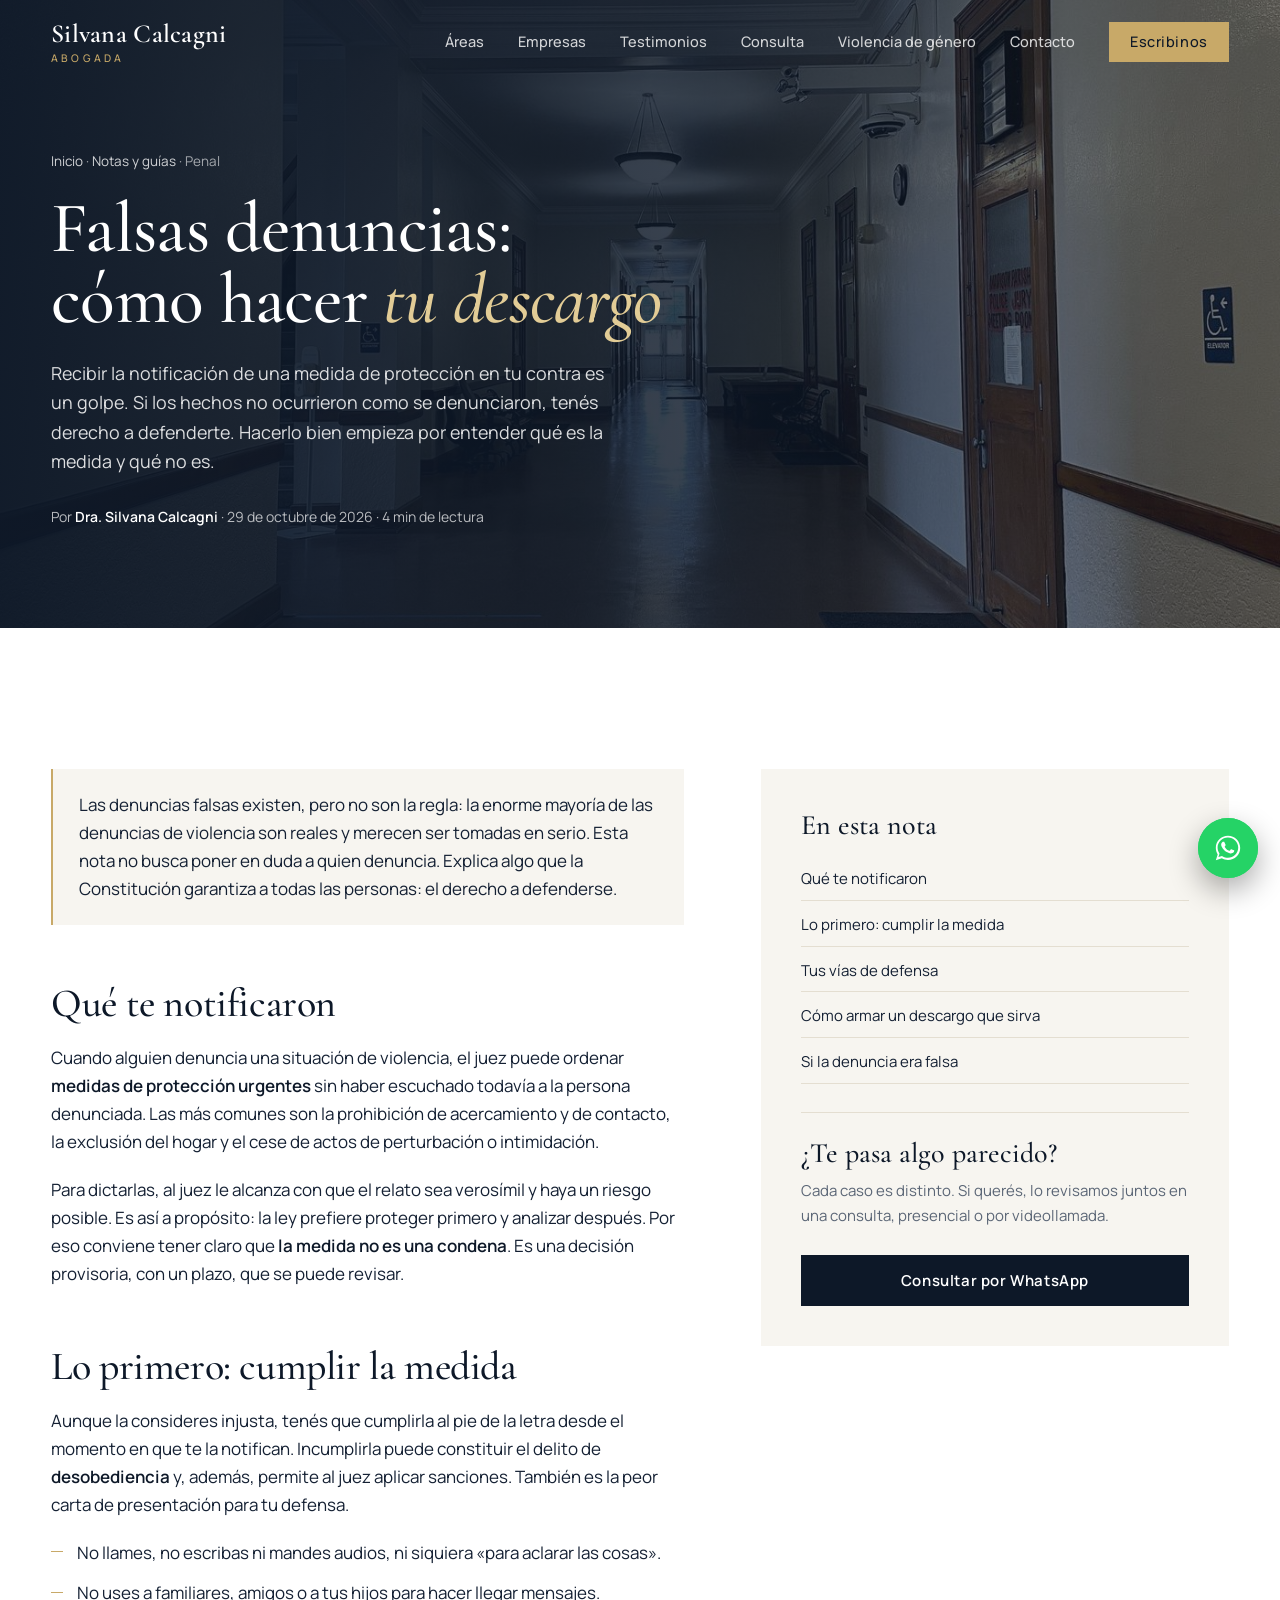
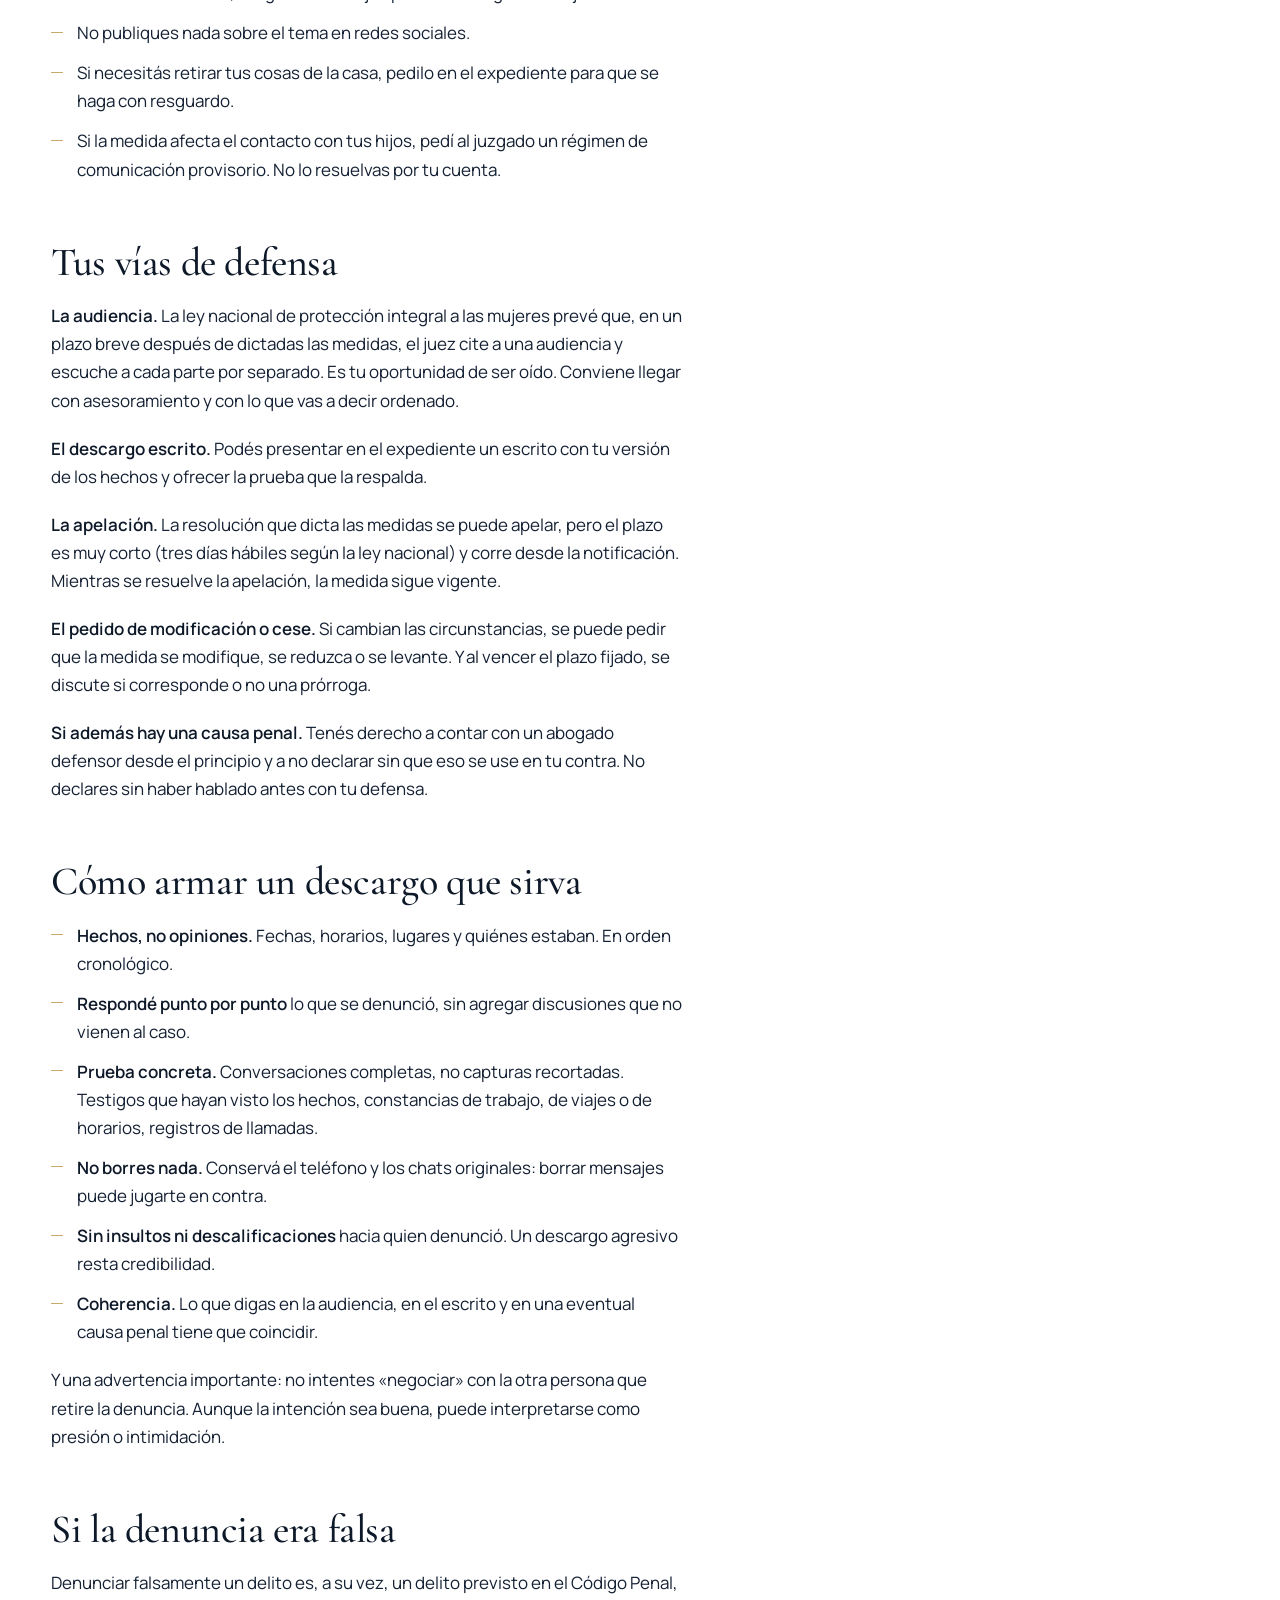
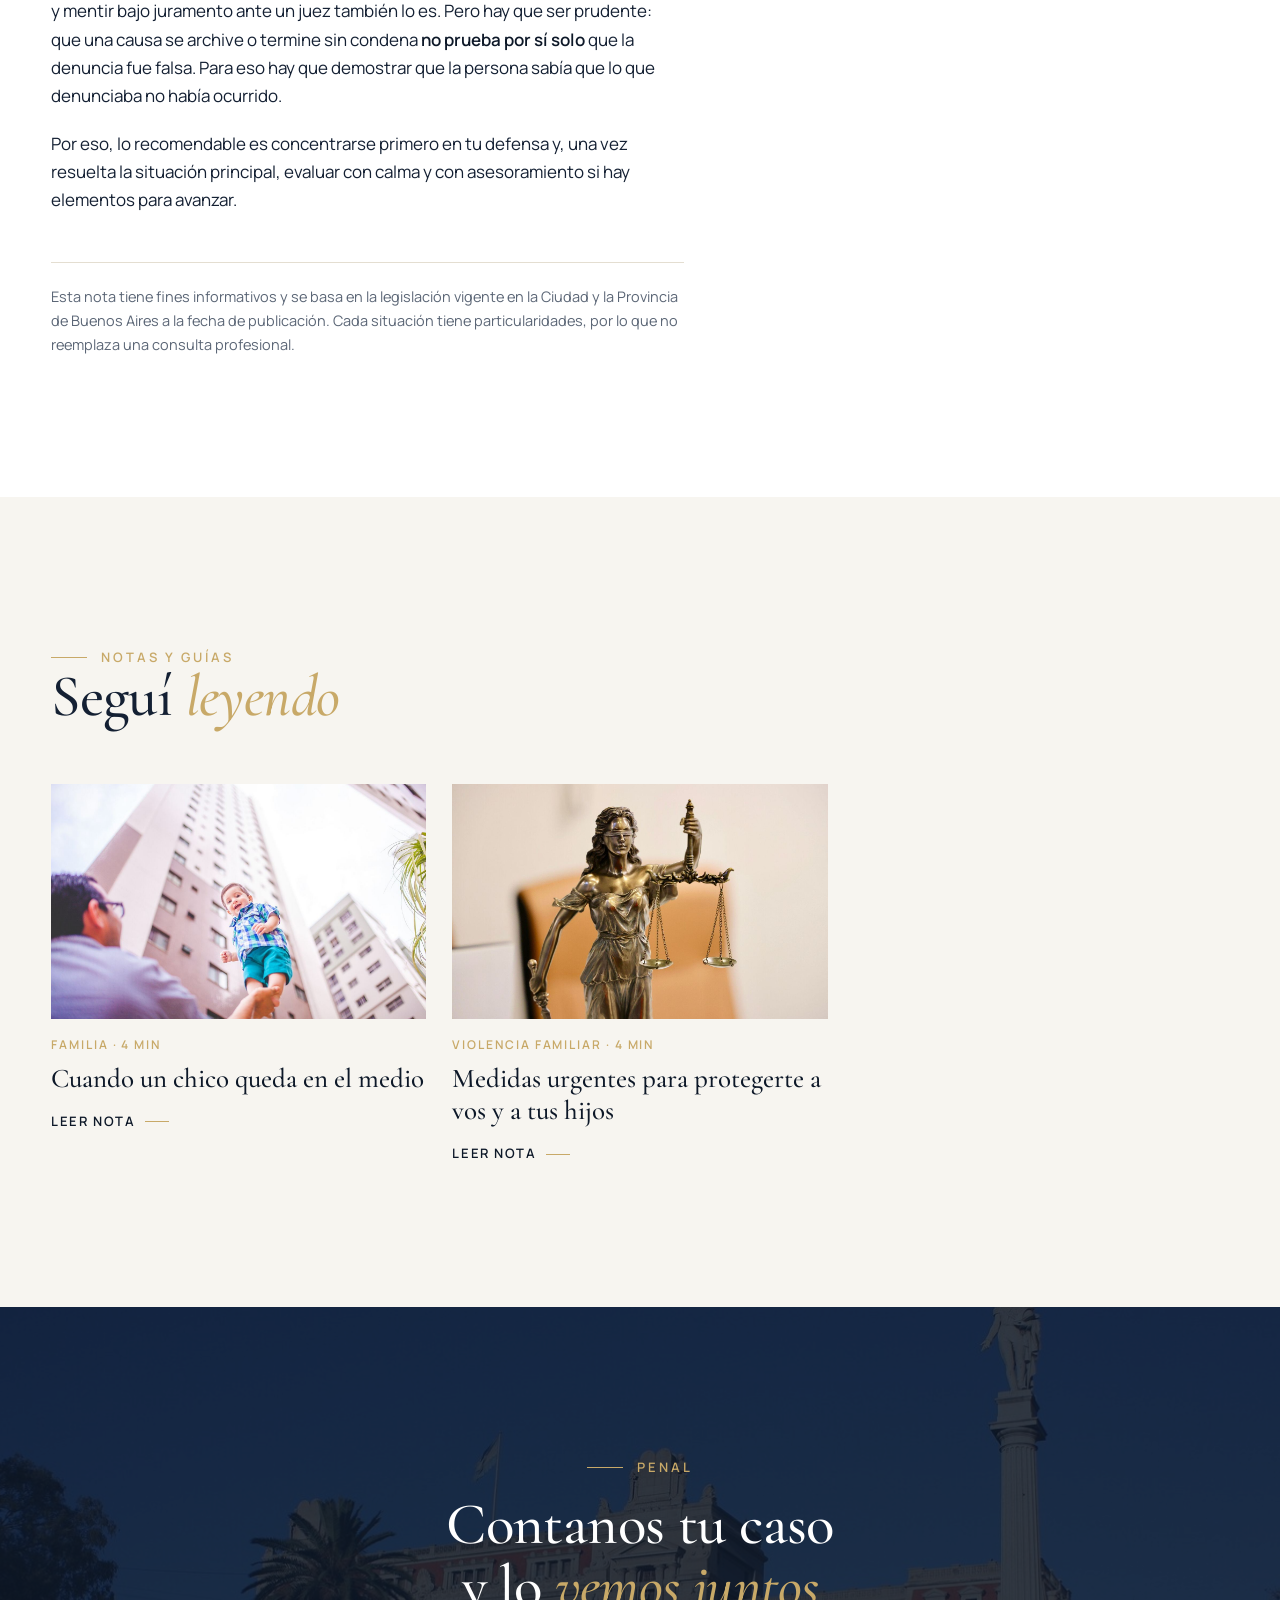
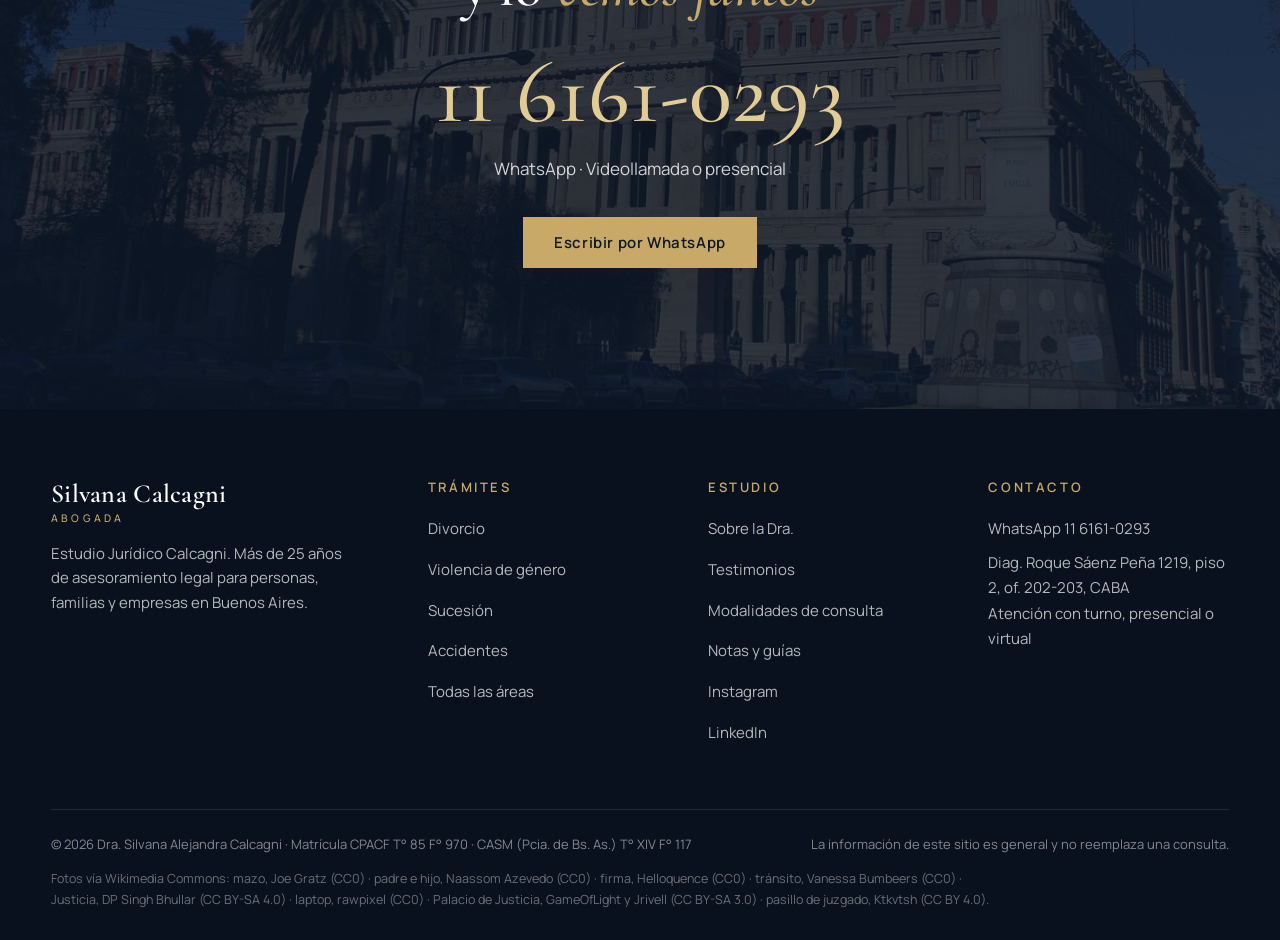
<file: nota-descargo-falsa-denuncia.html>
<!doctype html>
<html lang="es">
<head>
<meta charset="utf-8">
<meta name="viewport" content="width=device-width, initial-scale=1, viewport-fit=cover">
<title>Falsas denuncias: cómo hacer tu descargo · Dra. Silvana Calcagni</title>
<meta name="description" content="Si te notificaron una medida de protección por hechos que no ocurrieron como se denunciaron: qué significa, por qué hay que cumplirla y cómo ejercer tu derecho de defensa.">
<link rel="canonical" href="https://abogadosdebuenosaires.com/nota-descargo-falsa-denuncia.html">
<meta property="og:type" content="article">
<meta property="og:locale" content="es_AR">
<meta property="og:site_name" content="Dra. Silvana Calcagni · Abogada">
<meta property="og:title" content="Falsas denuncias: cómo hacer tu descargo">
<meta property="og:description" content="Si te notificaron una medida de protección por hechos que no ocurrieron como se denunciaron: qué significa, por qué hay que cumplirla y cómo ejercer tu derecho de defensa.">
<meta property="og:url" content="https://abogadosdebuenosaires.com/nota-descargo-falsa-denuncia.html">
<meta property="og:image" content="https://abogadosdebuenosaires.com/imagenes/penal-1.jpg">
<meta name="twitter:card" content="summary_large_image">
<link rel="preconnect" href="https://fonts.googleapis.com">
<link rel="preconnect" href="https://fonts.gstatic.com" crossorigin>
<link href="https://fonts.googleapis.com/css2?family=Cormorant+Garamond:ital,wght@0,500;0,600;1,500&family=Manrope:wght@400;500;600&display=swap" rel="stylesheet">
<link rel="stylesheet" href="estilos.css">
<script>document.documentElement.classList.add('js')</script>
<script type="application/ld+json">{"@context": "https://schema.org", "@type": "Article", "headline": "Falsas denuncias: cómo hacer tu descargo", "description": "Si te notificaron una medida de protección por hechos que no ocurrieron como se denunciaron: qué significa, por qué hay que cumplirla y cómo ejercer tu derecho de defensa.", "image": "https://abogadosdebuenosaires.com/imagenes/penal-1.jpg", "datePublished": "2026-10-29", "dateModified": "2026-10-29", "inLanguage": "es-AR", "mainEntityOfPage": "https://abogadosdebuenosaires.com/nota-descargo-falsa-denuncia.html", "author": {"@type": "Person", "name": "Silvana Alejandra Calcagni", "jobTitle": "Abogada", "url": "https://abogadosdebuenosaires.com/"}, "publisher": {"@type": "Organization", "name": "Estudio Jurídico Calcagni", "url": "https://abogadosdebuenosaires.com/"}}</script>
<script type="application/ld+json">{"@context":"https://schema.org","@type":"Attorney","name":"Dra. Silvana Calcagni · Estudio Jurídico Calcagni","url":"https://abogadosdebuenosaires.com/","image":"https://abogadosdebuenosaires.com/imagenes/silvana.jpg","telephone":"+54 9 11 6161-0293","areaServed":[{"@type":"City","name":"Ciudad Autónoma de Buenos Aires"},{"@type":"State","name":"Provincia de Buenos Aires"}],"address":{"@type":"PostalAddress","streetAddress":"Diagonal Roque Sáenz Peña 1219, piso 2, of. 202-203","addressLocality":"Ciudad Autónoma de Buenos Aires","addressRegion":"CABA","addressCountry":"AR"},"founder":{"@type":"Person","name":"Silvana Alejandra Calcagni","jobTitle":"Abogada"},"sameAs":["https://www.instagram.com/abogadacalcagni/","https://ar.linkedin.com/in/silvana-alejandra-calcagni-197a69231"],"knowsAbout":["Derecho de familia","Violencia de género","Sucesiones","Accidentes de tránsito","Derecho penal","Asesoramiento a empresas"]}</script>
</head>
<body>
<header class="header" id="top">
  <div class="wrap">
    <a class="logo" href="index.html"><b>Silvana Calcagni</b><span>Abogada</span></a>
    <nav class="nav" aria-label="Principal">
      <a href="index.html#areas">Áreas</a><a href="index.html#empresas">Empresas</a><a href="index.html#resenas">Testimonios</a><a href="index.html#modalidades">Consulta</a><a href="violencia.html">Violencia de género</a><a href="index.html#ubicacion">Contacto</a>
      <a class="btn" data-wa="Hola Dra. Calcagni, quiero hacer una consulta." href="https://wa.me/5491161610293">Escribinos</a>
      <button class="burger" aria-label="Abrir menú" aria-expanded="false" aria-controls="mnav"><i></i></button>
    </nav>
  </div>
</header>
<nav class="mnav" id="mnav" aria-label="Menú">
  <small>Trámites</small><a href="divorcio.html">Divorcio</a><a href="violencia.html">Violencia de género</a><a href="sucesion.html">Sucesión</a><a href="accidentes.html">Accidentes</a>
  <small>El estudio</small><a href="index.html#empresas">Empresas</a><a href="index.html#resenas">Testimonios</a><a href="index.html#modalidades">Consulta</a><a href="violencia.html">Violencia de género</a><a href="index.html#ubicacion">Contacto</a>
  <a class="btn" data-wa="Hola Dra. Calcagni, quiero hacer una consulta." href="https://wa.me/5491161610293">Escribir por WhatsApp</a>
</nav>

<section class="phero note-h">
  <div class="bg"><img src="imagenes/penal-1.jpg" alt="" width="1920" height="1280"></div>
  <div class="wrap">
    <p class="crumbs"><a href="index.html">Inicio</a> · <a href="index.html#notas">Notas y guías</a> · Penal</p>
    <h1>Falsas denuncias: cómo hacer <em>tu descargo</em></h1>
    <p class="lead">Recibir la notificación de una medida de protección en tu contra es un golpe. Si los hechos no ocurrieron como se denunciaron, tenés derecho a defenderte. Hacerlo bien empieza por entender qué es la medida y qué no es.</p>
    <p class="byline">Por <b>Dra. Silvana Calcagni</b> · 29 de octubre de 2026 · 4 min de lectura</p>
  </div>
</section>

<main>

<section class="section">
  <div class="wrap two">
    <article class="prose" data-reveal>
<p class="note-box">Las denuncias falsas existen, pero no son la regla: la enorme mayoría de las denuncias de violencia son reales y merecen ser tomadas en serio. Esta nota no busca poner en duda a quien denuncia. Explica algo que la Constitución garantiza a todas las personas: el derecho a defenderse.</p>

<h2 id="medida">Qué te notificaron</h2>
<p>Cuando alguien denuncia una situación de violencia, el juez puede ordenar <strong>medidas de protección urgentes</strong> sin haber escuchado todavía a la persona denunciada. Las más comunes son la prohibición de acercamiento y de contacto, la exclusión del hogar y el cese de actos de perturbación o intimidación.</p>
<p>Para dictarlas, al juez le alcanza con que el relato sea verosímil y haya un riesgo posible. Es así a propósito: la ley prefiere proteger primero y analizar después. Por eso conviene tener claro que <strong>la medida no es una condena</strong>. Es una decisión provisoria, con un plazo, que se puede revisar.</p>

<h2 id="cumplir">Lo primero: cumplir la medida</h2>
<p>Aunque la consideres injusta, tenés que cumplirla al pie de la letra desde el momento en que te la notifican. Incumplirla puede constituir el delito de <strong>desobediencia</strong> y, además, permite al juez aplicar sanciones. También es la peor carta de presentación para tu defensa.</p>
<ul>
<li>No llames, no escribas ni mandes audios, ni siquiera «para aclarar las cosas».</li>
<li>No uses a familiares, amigos o a tus hijos para hacer llegar mensajes.</li>
<li>No publiques nada sobre el tema en redes sociales.</li>
<li>Si necesitás retirar tus cosas de la casa, pedilo en el expediente para que se haga con resguardo.</li>
<li>Si la medida afecta el contacto con tus hijos, pedí al juzgado un régimen de comunicación provisorio. No lo resuelvas por tu cuenta.</li>
</ul>

<h2 id="vias">Tus vías de defensa</h2>
<p><strong>La audiencia.</strong> La ley nacional de protección integral a las mujeres prevé que, en un plazo breve después de dictadas las medidas, el juez cite a una audiencia y escuche a cada parte por separado. Es tu oportunidad de ser oído. Conviene llegar con asesoramiento y con lo que vas a decir ordenado.</p>
<p><strong>El descargo escrito.</strong> Podés presentar en el expediente un escrito con tu versión de los hechos y ofrecer la prueba que la respalda.</p>
<p><strong>La apelación.</strong> La resolución que dicta las medidas se puede apelar, pero el plazo es muy corto (tres días hábiles según la ley nacional) y corre desde la notificación. Mientras se resuelve la apelación, la medida sigue vigente.</p>
<p><strong>El pedido de modificación o cese.</strong> Si cambian las circunstancias, se puede pedir que la medida se modifique, se reduzca o se levante. Y al vencer el plazo fijado, se discute si corresponde o no una prórroga.</p>
<p><strong>Si además hay una causa penal.</strong> Tenés derecho a contar con un abogado defensor desde el principio y a no declarar sin que eso se use en tu contra. No declares sin haber hablado antes con tu defensa.</p>

<h2 id="descargo">Cómo armar un descargo que sirva</h2>
<ul>
<li><strong>Hechos, no opiniones.</strong> Fechas, horarios, lugares y quiénes estaban. En orden cronológico.</li>
<li><strong>Respondé punto por punto</strong> lo que se denunció, sin agregar discusiones que no vienen al caso.</li>
<li><strong>Prueba concreta.</strong> Conversaciones completas, no capturas recortadas. Testigos que hayan visto los hechos, constancias de trabajo, de viajes o de horarios, registros de llamadas.</li>
<li><strong>No borres nada.</strong> Conservá el teléfono y los chats originales: borrar mensajes puede jugarte en contra.</li>
<li><strong>Sin insultos ni descalificaciones</strong> hacia quien denunció. Un descargo agresivo resta credibilidad.</li>
<li><strong>Coherencia.</strong> Lo que digas en la audiencia, en el escrito y en una eventual causa penal tiene que coincidir.</li>
</ul>
<p>Y una advertencia importante: no intentes «negociar» con la otra persona que retire la denuncia. Aunque la intención sea buena, puede interpretarse como presión o intimidación.</p>

<h2 id="falsa">Si la denuncia era falsa</h2>
<p>Denunciar falsamente un delito es, a su vez, un delito previsto en el Código Penal, y mentir bajo juramento ante un juez también lo es. Pero hay que ser prudente: que una causa se archive o termine sin condena <strong>no prueba por sí solo</strong> que la denuncia fue falsa. Para eso hay que demostrar que la persona sabía que lo que denunciaba no había ocurrido.</p>
<p>Por eso, lo recomendable es concentrarse primero en tu defensa y, una vez resuelta la situación principal, evaluar con calma y con asesoramiento si hay elementos para avanzar.</p>
<p class="disclaimer">Esta nota tiene fines informativos y se basa en la legislación vigente en la Ciudad y la Provincia de Buenos Aires a la fecha de publicación. Cada situación tiene particularidades, por lo que no reemplaza una consulta profesional.</p>
    </article>
    <aside class="aside-box" data-reveal style="--d:1">
      <h3>En esta nota</h3>
      <ul class="toc"><li><a href="#medida">Qué te notificaron</a></li><li><a href="#cumplir">Lo primero: cumplir la medida</a></li><li><a href="#vias">Tus vías de defensa</a></li><li><a href="#descargo">Cómo armar un descargo que sirva</a></li><li><a href="#falsa">Si la denuncia era falsa</a></li></ul>
      <div class="fee"><h3>¿Te pasa algo parecido?</h3><p>Cada caso es distinto. Si querés, lo revisamos juntos en una consulta, presencial o por videollamada.</p></div>
      <a class="btn navy" data-wa="Hola Dra. Calcagni, leí la nota sobre descargos y quiero hacer una consulta." href="https://wa.me/5491161610293">Consultar por WhatsApp</a>
    </aside>
  </div>
</section>

<section class="notes section" style="background:var(--paper)">
  <div class="wrap">
    <div data-reveal><span class="kicker">Notas y guías</span><h2>Seguí <em>leyendo</em></h2></div>
    <div class="ngrid"><a class="note-c" href="nota-hijos-en-el-medio.html" data-reveal style="--d:0"><div class="img"><img src="imagenes/familia-1.jpg" alt="" loading="lazy"></div><p class="meta">Familia · 4 min</p><h3>Cuando un chico queda en el medio</h3><span class="rd">Leer nota</span></a><a class="note-c" href="nota-medidas-urgentes-violencia.html" data-reveal style="--d:1"><div class="img"><img src="imagenes/hero-2.jpg" alt="" loading="lazy"></div><p class="meta">Violencia familiar · 4 min</p><h3>Medidas urgentes para protegerte a vos y a tus hijos</h3><span class="rd">Leer nota</span></a></div>
  </div>
</section>

<section class="cta section" id="contacto">
  <div class="bg" aria-hidden="true"><img src="imagenes/buenos-aires-1.jpg" alt="" loading="lazy" width="1920" height="1280"></div>
  <div class="wrap" data-reveal>
    <span class="kicker">Penal</span>
    <h2>Contanos tu caso y lo <em>vemos juntos</em></h2>
    <a class="phone" href="https://wa.me/5491161610293" target="_blank" rel="noopener">11 6161-0293</a>
    <p>WhatsApp · Videollamada o presencial</p>
    <a class="btn" data-wa="Hola Dra. Calcagni, leí la nota sobre descargos y quiero hacer una consulta." href="https://wa.me/5491161610293">Escribir por WhatsApp</a>
  </div>
</section>
</main>
<footer class="footer">
  <div class="wrap">
    <div class="cols">
      <div class="about-f"><a class="logo" href="index.html"><b>Silvana Calcagni</b><span>Abogada</span></a><p>Estudio Jurídico Calcagni. Más de 25 años de asesoramiento legal para personas, familias y empresas en Buenos Aires.</p></div>
      <div><h4>Trámites</h4><ul><li><a href="divorcio.html">Divorcio</a></li><li><a href="violencia.html">Violencia de género</a></li><li><a href="sucesion.html">Sucesión</a></li><li><a href="accidentes.html">Accidentes</a></li><li><a href="index.html#areas">Todas las áreas</a></li></ul></div>
      <div><h4>Estudio</h4><ul><li><a href="index.html#estudio">Sobre la Dra.</a></li><li><a href="index.html#resenas">Testimonios</a></li><li><a href="index.html#modalidades">Modalidades de consulta</a></li><li><a href="index.html#notas">Notas y guías</a></li><li><a href="https://www.instagram.com/abogadacalcagni/" target="_blank" rel="noopener">Instagram</a></li><li><a href="https://ar.linkedin.com/in/silvana-alejandra-calcagni-197a69231" target="_blank" rel="noopener">LinkedIn</a></li></ul></div>
      <div><h4>Contacto</h4><ul><li><a href="https://wa.me/5491161610293" target="_blank" rel="noopener">WhatsApp 11 6161-0293</a></li><li>Diag. Roque Sáenz Peña 1219, piso 2, of. 202-203, CABA</li><li>Atención con turno, presencial o virtual</li></ul></div>
    </div>
    <div class="bottom"><span>© 2026 Dra. Silvana Alejandra Calcagni · Matrícula CPACF T° 85 F° 970 · CASM (Pcia. de Bs. As.) T° XIV F° 117</span><span>La información de este sitio es general y no reemplaza una consulta.</span></div>
    <p class="credits">Fotos vía Wikimedia Commons: mazo, Joe Gratz (CC0) · padre e hijo, Naassom Azevedo (CC0) · firma, Helloquence (CC0) · tránsito, Vanessa Bumbeers (CC0) · Justicia, DP Singh Bhullar (CC BY-SA 4.0) · laptop, rawpixel (CC0) · Palacio de Justicia, GameOfLight y Jrivell (CC BY-SA 3.0) · pasillo de juzgado, Ktkvtsh (CC BY 4.0).</p>
  </div>
</footer>

<a class="wa-float" data-wa="Hola Dra. Calcagni, quiero hacer una consulta." href="https://wa.me/5491161610293" aria-label="Escribir por WhatsApp"><svg viewBox="0 0 32 32" aria-hidden="true"><path d="M16 3C8.8 3 3 8.7 3 15.8c0 2.5.7 4.9 2 7L3 29l6.4-2c2 1.1 4.3 1.7 6.6 1.7 7.2 0 13-5.7 13-12.8S23.2 3 16 3zm0 23.4c-2.1 0-4.2-.6-6-1.7l-.4-.3-3.8 1.2 1.2-3.7-.3-.4c-1.2-1.8-1.8-3.9-1.8-6 0-5.9 4.9-10.7 11-10.7s11 4.8 11 10.7-4.9 10.9-10.9 10.9zm6-8c-.3-.2-2-1-2.3-1.1-.3-.1-.5-.2-.8.2-.2.3-.9 1.1-1.1 1.3-.2.2-.4.2-.7.1-.3-.2-1.4-.5-2.7-1.6-1-.9-1.7-2-1.9-2.3-.2-.3 0-.5.1-.7l.5-.6c.2-.2.2-.4.3-.6.1-.2 0-.4 0-.6l-1.1-2.5c-.3-.7-.6-.6-.8-.6h-.7c-.2 0-.6.1-.9.4-.3.3-1.2 1.1-1.2 2.7s1.2 3.1 1.4 3.4c.2.2 2.4 3.6 5.8 5 .8.4 1.5.6 2 .7.8.3 1.6.2 2.2.1.7-.1 2-.8 2.3-1.6.3-.8.3-1.4.2-1.6-.1-.1-.3-.2-.6-.3z"/></svg></a>
<script src="app.js"></script>
</body>
</html>
</file>
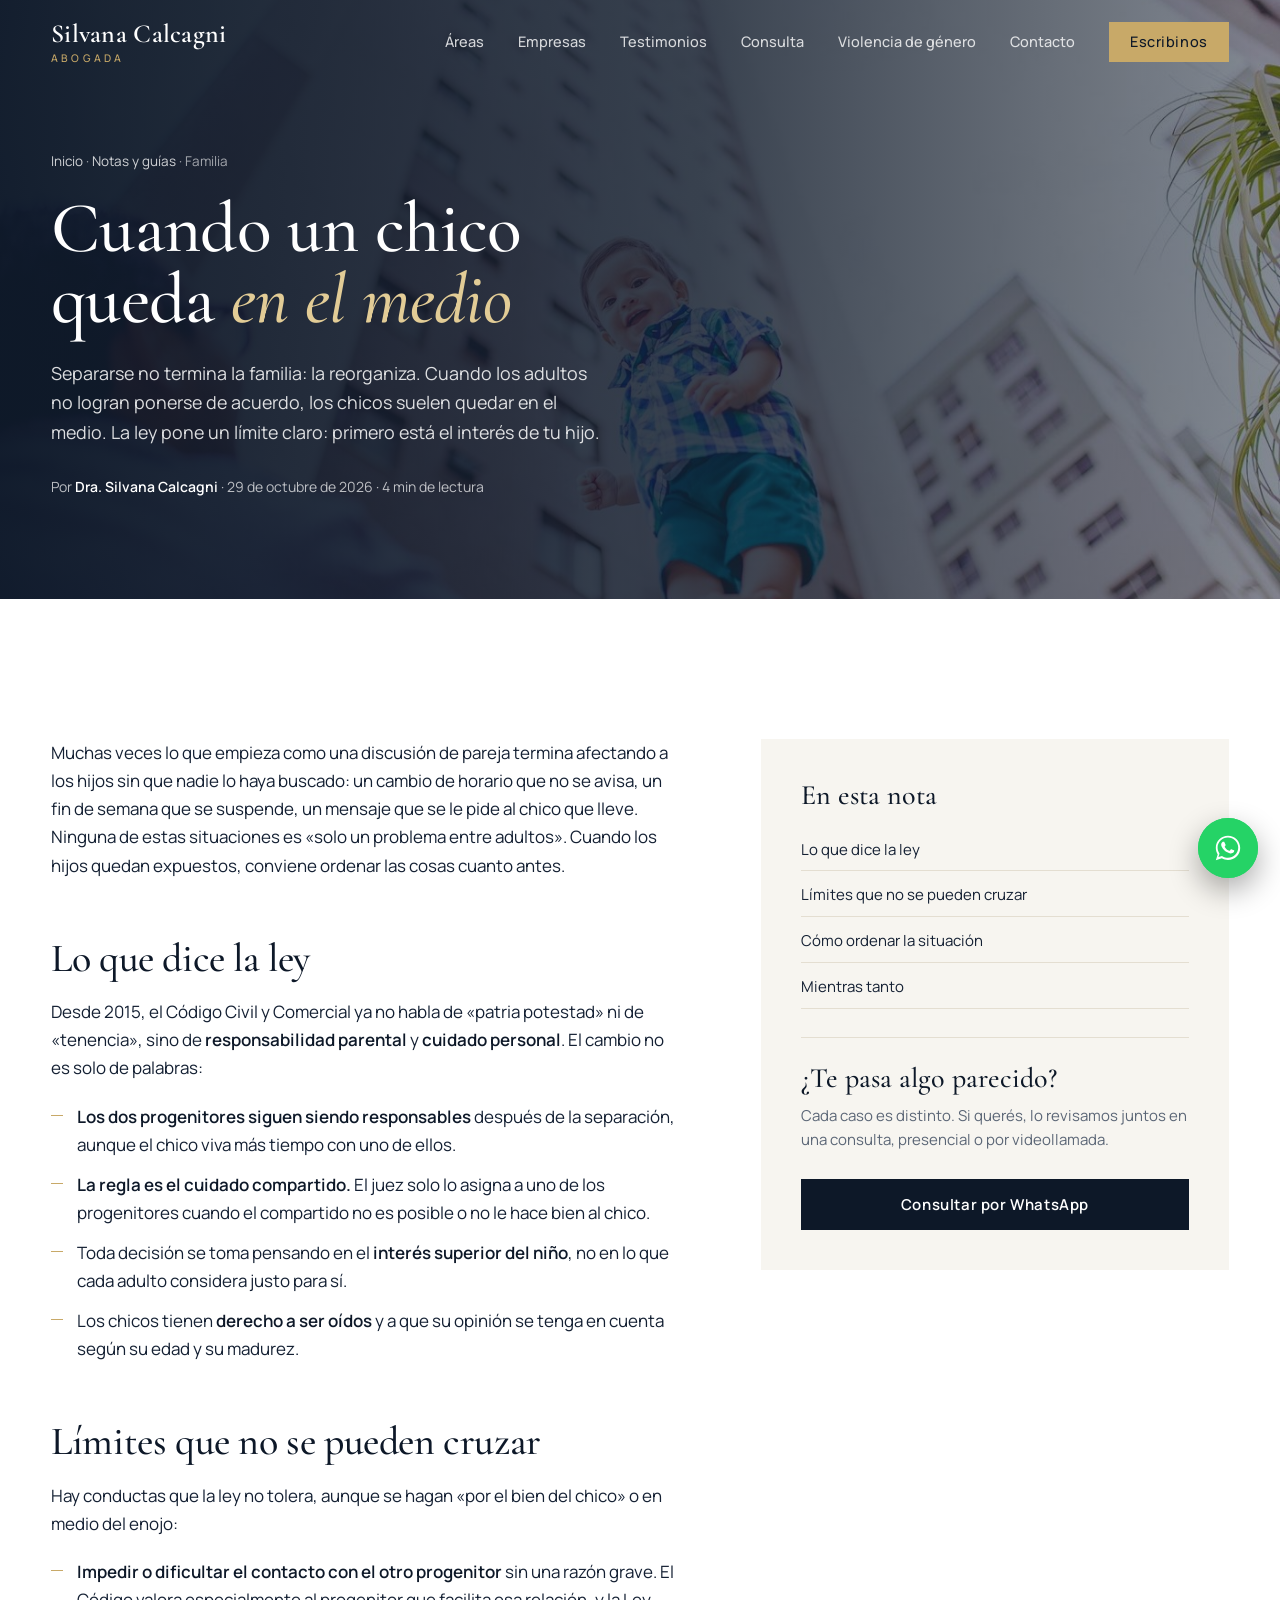
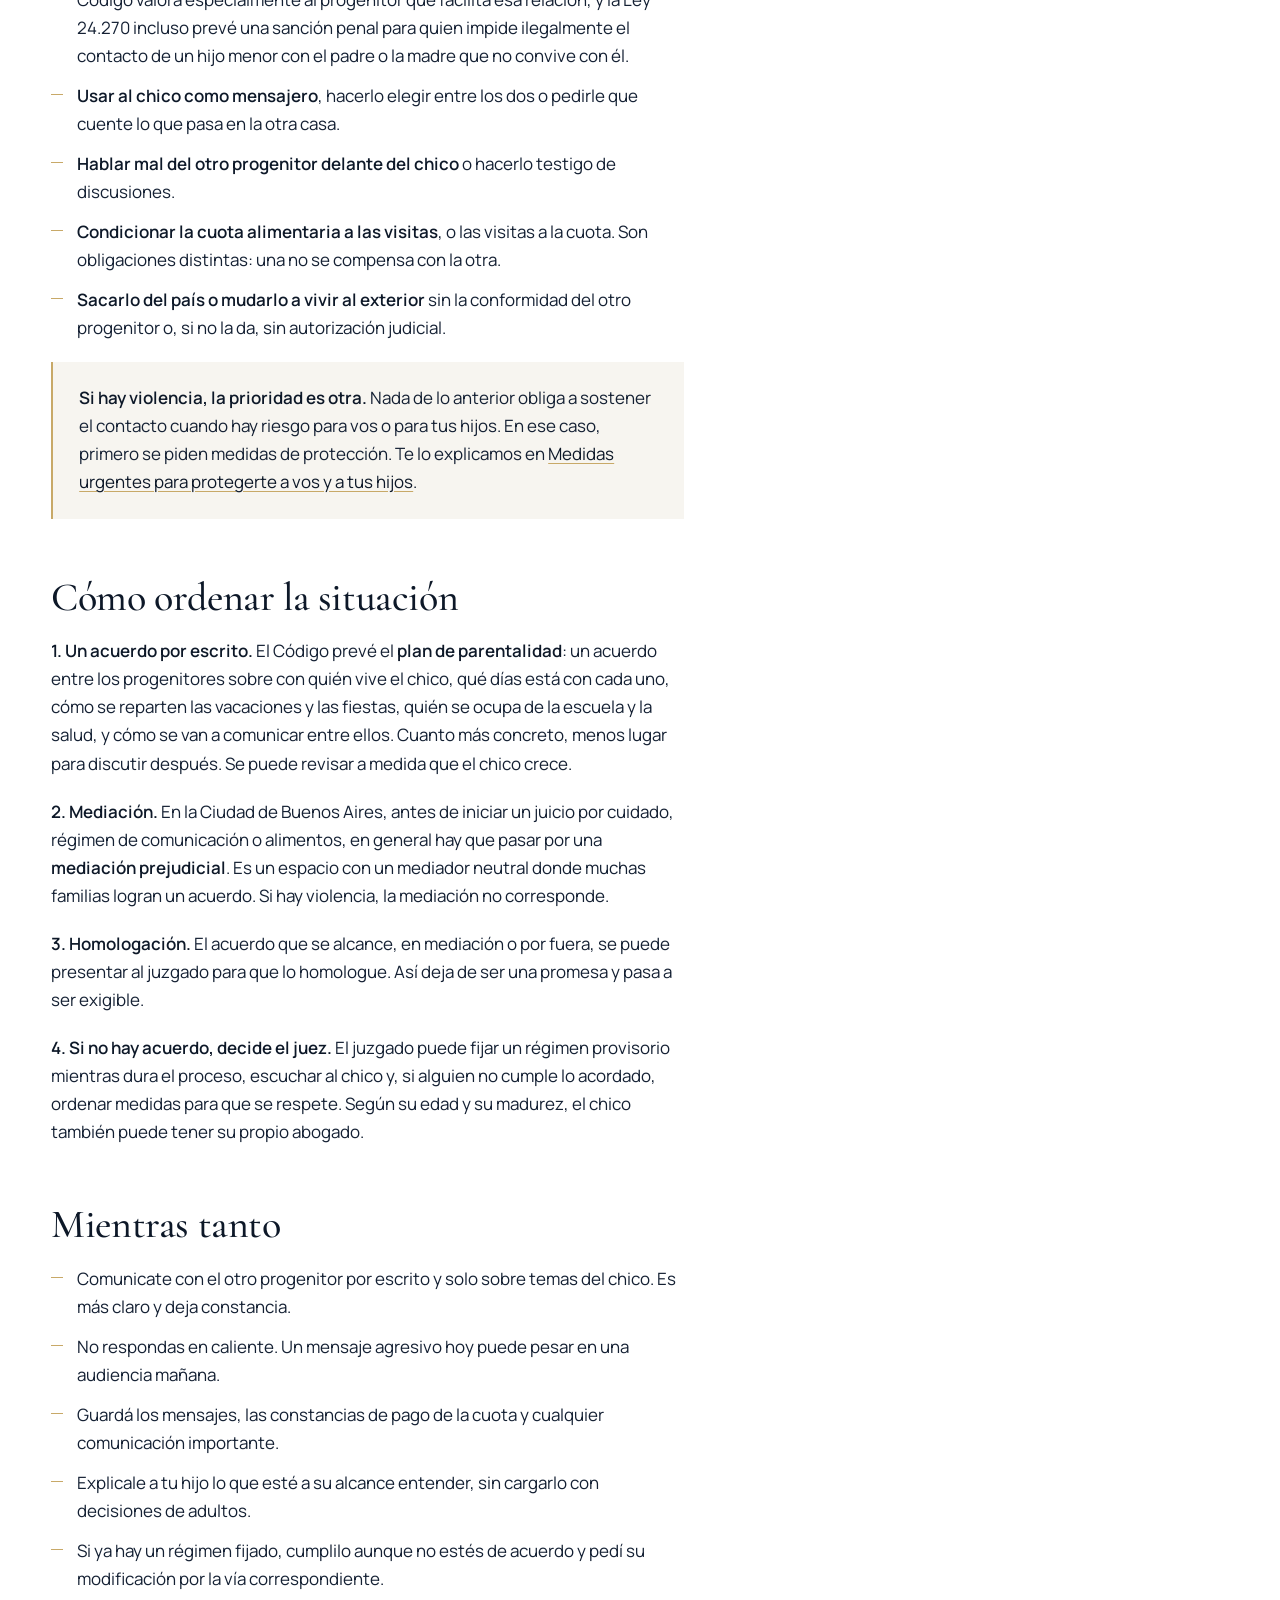
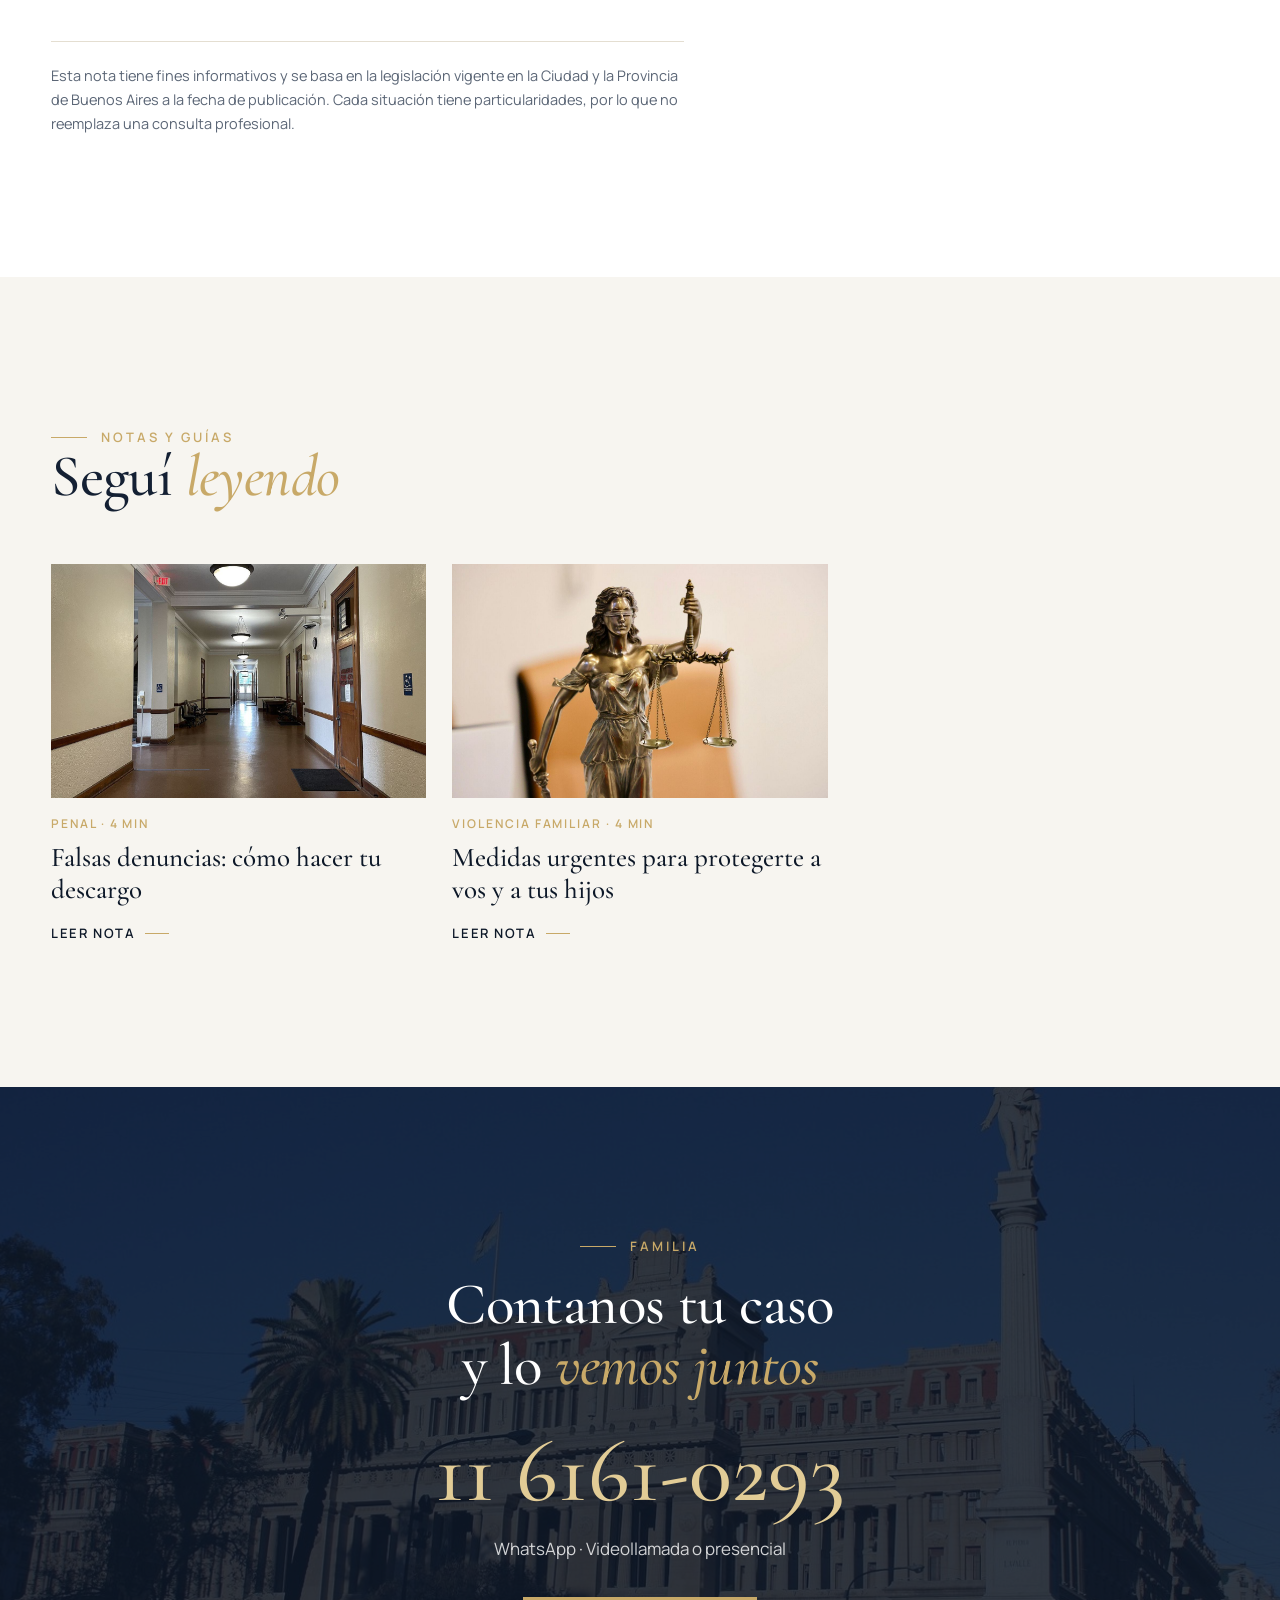
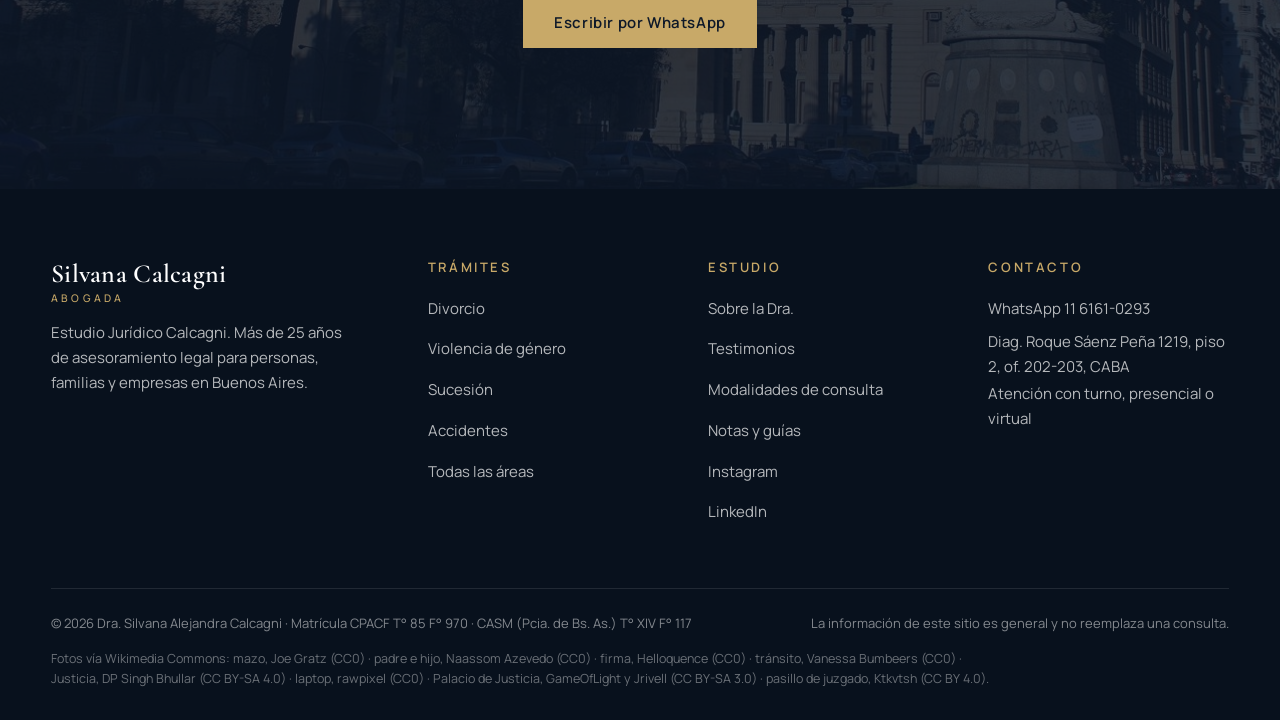
<file: nota-hijos-en-el-medio.html>
<!doctype html>
<html lang="es">
<head>
<meta charset="utf-8">
<meta name="viewport" content="width=device-width, initial-scale=1, viewport-fit=cover">
<title>Cuando un chico queda en el medio · Dra. Silvana Calcagni</title>
<meta name="description" content="Qué dice el Código Civil y Comercial sobre los hijos después de una separación, qué límites no se pueden cruzar y cómo ordenar la situación con un plan de parentalidad o mediación.">
<link rel="canonical" href="https://abogadosdebuenosaires.com/nota-hijos-en-el-medio.html">
<meta property="og:type" content="article">
<meta property="og:locale" content="es_AR">
<meta property="og:site_name" content="Dra. Silvana Calcagni · Abogada">
<meta property="og:title" content="Cuando un chico queda en el medio">
<meta property="og:description" content="Qué dice el Código Civil y Comercial sobre los hijos después de una separación, qué límites no se pueden cruzar y cómo ordenar la situación con un plan de parentalidad o mediación.">
<meta property="og:url" content="https://abogadosdebuenosaires.com/nota-hijos-en-el-medio.html">
<meta property="og:image" content="https://abogadosdebuenosaires.com/imagenes/familia-1.jpg">
<meta name="twitter:card" content="summary_large_image">
<link rel="preconnect" href="https://fonts.googleapis.com">
<link rel="preconnect" href="https://fonts.gstatic.com" crossorigin>
<link href="https://fonts.googleapis.com/css2?family=Cormorant+Garamond:ital,wght@0,500;0,600;1,500&family=Manrope:wght@400;500;600&display=swap" rel="stylesheet">
<link rel="stylesheet" href="estilos.css">
<script>document.documentElement.classList.add('js')</script>
<script type="application/ld+json">{"@context": "https://schema.org", "@type": "Article", "headline": "Cuando un chico queda en el medio", "description": "Qué dice el Código Civil y Comercial sobre los hijos después de una separación, qué límites no se pueden cruzar y cómo ordenar la situación con un plan de parentalidad o mediación.", "image": "https://abogadosdebuenosaires.com/imagenes/familia-1.jpg", "datePublished": "2026-10-29", "dateModified": "2026-10-29", "inLanguage": "es-AR", "mainEntityOfPage": "https://abogadosdebuenosaires.com/nota-hijos-en-el-medio.html", "author": {"@type": "Person", "name": "Silvana Alejandra Calcagni", "jobTitle": "Abogada", "url": "https://abogadosdebuenosaires.com/"}, "publisher": {"@type": "Organization", "name": "Estudio Jurídico Calcagni", "url": "https://abogadosdebuenosaires.com/"}}</script>
<script type="application/ld+json">{"@context":"https://schema.org","@type":"Attorney","name":"Dra. Silvana Calcagni · Estudio Jurídico Calcagni","url":"https://abogadosdebuenosaires.com/","image":"https://abogadosdebuenosaires.com/imagenes/silvana.jpg","telephone":"+54 9 11 6161-0293","areaServed":[{"@type":"City","name":"Ciudad Autónoma de Buenos Aires"},{"@type":"State","name":"Provincia de Buenos Aires"}],"address":{"@type":"PostalAddress","streetAddress":"Diagonal Roque Sáenz Peña 1219, piso 2, of. 202-203","addressLocality":"Ciudad Autónoma de Buenos Aires","addressRegion":"CABA","addressCountry":"AR"},"founder":{"@type":"Person","name":"Silvana Alejandra Calcagni","jobTitle":"Abogada"},"sameAs":["https://www.instagram.com/abogadacalcagni/","https://ar.linkedin.com/in/silvana-alejandra-calcagni-197a69231"],"knowsAbout":["Derecho de familia","Violencia de género","Sucesiones","Accidentes de tránsito","Derecho penal","Asesoramiento a empresas"]}</script>
</head>
<body>
<header class="header" id="top">
  <div class="wrap">
    <a class="logo" href="index.html"><b>Silvana Calcagni</b><span>Abogada</span></a>
    <nav class="nav" aria-label="Principal">
      <a href="index.html#areas">Áreas</a><a href="index.html#empresas">Empresas</a><a href="index.html#resenas">Testimonios</a><a href="index.html#modalidades">Consulta</a><a href="violencia.html">Violencia de género</a><a href="index.html#ubicacion">Contacto</a>
      <a class="btn" data-wa="Hola Dra. Calcagni, quiero hacer una consulta." href="https://wa.me/5491161610293">Escribinos</a>
      <button class="burger" aria-label="Abrir menú" aria-expanded="false" aria-controls="mnav"><i></i></button>
    </nav>
  </div>
</header>
<nav class="mnav" id="mnav" aria-label="Menú">
  <small>Trámites</small><a href="divorcio.html">Divorcio</a><a href="violencia.html">Violencia de género</a><a href="sucesion.html">Sucesión</a><a href="accidentes.html">Accidentes</a>
  <small>El estudio</small><a href="index.html#empresas">Empresas</a><a href="index.html#resenas">Testimonios</a><a href="index.html#modalidades">Consulta</a><a href="violencia.html">Violencia de género</a><a href="index.html#ubicacion">Contacto</a>
  <a class="btn" data-wa="Hola Dra. Calcagni, quiero hacer una consulta." href="https://wa.me/5491161610293">Escribir por WhatsApp</a>
</nav>

<section class="phero note-h">
  <div class="bg"><img src="imagenes/familia-1.jpg" alt="" width="1920" height="1280"></div>
  <div class="wrap">
    <p class="crumbs"><a href="index.html">Inicio</a> · <a href="index.html#notas">Notas y guías</a> · Familia</p>
    <h1>Cuando un chico queda <em>en el medio</em></h1>
    <p class="lead">Separarse no termina la familia: la reorganiza. Cuando los adultos no logran ponerse de acuerdo, los chicos suelen quedar en el medio. La ley pone un límite claro: primero está el interés de tu hijo.</p>
    <p class="byline">Por <b>Dra. Silvana Calcagni</b> · 29 de octubre de 2026 · 4 min de lectura</p>
  </div>
</section>

<main>

<section class="section">
  <div class="wrap two">
    <article class="prose" data-reveal>
<p>Muchas veces lo que empieza como una discusión de pareja termina afectando a los hijos sin que nadie lo haya buscado: un cambio de horario que no se avisa, un fin de semana que se suspende, un mensaje que se le pide al chico que lleve. Ninguna de estas situaciones es «solo un problema entre adultos». Cuando los hijos quedan expuestos, conviene ordenar las cosas cuanto antes.</p>

<h2 id="ley">Lo que dice la ley</h2>
<p>Desde 2015, el Código Civil y Comercial ya no habla de «patria potestad» ni de «tenencia», sino de <strong>responsabilidad parental</strong> y <strong>cuidado personal</strong>. El cambio no es solo de palabras:</p>
<ul>
<li><strong>Los dos progenitores siguen siendo responsables</strong> después de la separación, aunque el chico viva más tiempo con uno de ellos.</li>
<li><strong>La regla es el cuidado compartido.</strong> El juez solo lo asigna a uno de los progenitores cuando el compartido no es posible o no le hace bien al chico.</li>
<li>Toda decisión se toma pensando en el <strong>interés superior del niño</strong>, no en lo que cada adulto considera justo para sí.</li>
<li>Los chicos tienen <strong>derecho a ser oídos</strong> y a que su opinión se tenga en cuenta según su edad y su madurez.</li>
</ul>

<h2 id="limites">Límites que no se pueden cruzar</h2>
<p>Hay conductas que la ley no tolera, aunque se hagan «por el bien del chico» o en medio del enojo:</p>
<ul>
<li><strong>Impedir o dificultar el contacto con el otro progenitor</strong> sin una razón grave. El Código valora especialmente al progenitor que facilita esa relación, y la Ley 24.270 incluso prevé una sanción penal para quien impide ilegalmente el contacto de un hijo menor con el padre o la madre que no convive con él.</li>
<li><strong>Usar al chico como mensajero</strong>, hacerlo elegir entre los dos o pedirle que cuente lo que pasa en la otra casa.</li>
<li><strong>Hablar mal del otro progenitor delante del chico</strong> o hacerlo testigo de discusiones.</li>
<li><strong>Condicionar la cuota alimentaria a las visitas</strong>, o las visitas a la cuota. Son obligaciones distintas: una no se compensa con la otra.</li>
<li><strong>Sacarlo del país o mudarlo a vivir al exterior</strong> sin la conformidad del otro progenitor o, si no la da, sin autorización judicial.</li>
</ul>
<p class="note-box"><strong>Si hay violencia, la prioridad es otra.</strong> Nada de lo anterior obliga a sostener el contacto cuando hay riesgo para vos o para tus hijos. En ese caso, primero se piden medidas de protección. Te lo explicamos en <a href="nota-medidas-urgentes-violencia.html">Medidas urgentes para protegerte a vos y a tus hijos</a>.</p>

<h2 id="ordenar">Cómo ordenar la situación</h2>
<p><strong>1. Un acuerdo por escrito.</strong> El Código prevé el <strong>plan de parentalidad</strong>: un acuerdo entre los progenitores sobre con quién vive el chico, qué días está con cada uno, cómo se reparten las vacaciones y las fiestas, quién se ocupa de la escuela y la salud, y cómo se van a comunicar entre ellos. Cuanto más concreto, menos lugar para discutir después. Se puede revisar a medida que el chico crece.</p>
<p><strong>2. Mediación.</strong> En la Ciudad de Buenos Aires, antes de iniciar un juicio por cuidado, régimen de comunicación o alimentos, en general hay que pasar por una <strong>mediación prejudicial</strong>. Es un espacio con un mediador neutral donde muchas familias logran un acuerdo. Si hay violencia, la mediación no corresponde.</p>
<p><strong>3. Homologación.</strong> El acuerdo que se alcance, en mediación o por fuera, se puede presentar al juzgado para que lo homologue. Así deja de ser una promesa y pasa a ser exigible.</p>
<p><strong>4. Si no hay acuerdo, decide el juez.</strong> El juzgado puede fijar un régimen provisorio mientras dura el proceso, escuchar al chico y, si alguien no cumple lo acordado, ordenar medidas para que se respete. Según su edad y su madurez, el chico también puede tener su propio abogado.</p>

<h2 id="mientras">Mientras tanto</h2>
<ul>
<li>Comunicate con el otro progenitor por escrito y solo sobre temas del chico. Es más claro y deja constancia.</li>
<li>No respondas en caliente. Un mensaje agresivo hoy puede pesar en una audiencia mañana.</li>
<li>Guardá los mensajes, las constancias de pago de la cuota y cualquier comunicación importante.</li>
<li>Explicale a tu hijo lo que esté a su alcance entender, sin cargarlo con decisiones de adultos.</li>
<li>Si ya hay un régimen fijado, cumplilo aunque no estés de acuerdo y pedí su modificación por la vía correspondiente.</li>
</ul>
<p class="disclaimer">Esta nota tiene fines informativos y se basa en la legislación vigente en la Ciudad y la Provincia de Buenos Aires a la fecha de publicación. Cada situación tiene particularidades, por lo que no reemplaza una consulta profesional.</p>
    </article>
    <aside class="aside-box" data-reveal style="--d:1">
      <h3>En esta nota</h3>
      <ul class="toc"><li><a href="#ley">Lo que dice la ley</a></li><li><a href="#limites">Límites que no se pueden cruzar</a></li><li><a href="#ordenar">Cómo ordenar la situación</a></li><li><a href="#mientras">Mientras tanto</a></li></ul>
      <div class="fee"><h3>¿Te pasa algo parecido?</h3><p>Cada caso es distinto. Si querés, lo revisamos juntos en una consulta, presencial o por videollamada.</p></div>
      <a class="btn navy" data-wa="Hola Dra. Calcagni, leí la nota sobre hijos y separación y quiero hacer una consulta." href="https://wa.me/5491161610293">Consultar por WhatsApp</a>
    </aside>
  </div>
</section>

<section class="notes section" style="background:var(--paper)">
  <div class="wrap">
    <div data-reveal><span class="kicker">Notas y guías</span><h2>Seguí <em>leyendo</em></h2></div>
    <div class="ngrid"><a class="note-c" href="nota-descargo-falsa-denuncia.html" data-reveal style="--d:0"><div class="img"><img src="imagenes/penal-1.jpg" alt="" loading="lazy"></div><p class="meta">Penal · 4 min</p><h3>Falsas denuncias: cómo hacer tu descargo</h3><span class="rd">Leer nota</span></a><a class="note-c" href="nota-medidas-urgentes-violencia.html" data-reveal style="--d:1"><div class="img"><img src="imagenes/hero-2.jpg" alt="" loading="lazy"></div><p class="meta">Violencia familiar · 4 min</p><h3>Medidas urgentes para protegerte a vos y a tus hijos</h3><span class="rd">Leer nota</span></a></div>
  </div>
</section>

<section class="cta section" id="contacto">
  <div class="bg" aria-hidden="true"><img src="imagenes/buenos-aires-1.jpg" alt="" loading="lazy" width="1920" height="1280"></div>
  <div class="wrap" data-reveal>
    <span class="kicker">Familia</span>
    <h2>Contanos tu caso y lo <em>vemos juntos</em></h2>
    <a class="phone" href="https://wa.me/5491161610293" target="_blank" rel="noopener">11 6161-0293</a>
    <p>WhatsApp · Videollamada o presencial</p>
    <a class="btn" data-wa="Hola Dra. Calcagni, leí la nota sobre hijos y separación y quiero hacer una consulta." href="https://wa.me/5491161610293">Escribir por WhatsApp</a>
  </div>
</section>
</main>
<footer class="footer">
  <div class="wrap">
    <div class="cols">
      <div class="about-f"><a class="logo" href="index.html"><b>Silvana Calcagni</b><span>Abogada</span></a><p>Estudio Jurídico Calcagni. Más de 25 años de asesoramiento legal para personas, familias y empresas en Buenos Aires.</p></div>
      <div><h4>Trámites</h4><ul><li><a href="divorcio.html">Divorcio</a></li><li><a href="violencia.html">Violencia de género</a></li><li><a href="sucesion.html">Sucesión</a></li><li><a href="accidentes.html">Accidentes</a></li><li><a href="index.html#areas">Todas las áreas</a></li></ul></div>
      <div><h4>Estudio</h4><ul><li><a href="index.html#estudio">Sobre la Dra.</a></li><li><a href="index.html#resenas">Testimonios</a></li><li><a href="index.html#modalidades">Modalidades de consulta</a></li><li><a href="index.html#notas">Notas y guías</a></li><li><a href="https://www.instagram.com/abogadacalcagni/" target="_blank" rel="noopener">Instagram</a></li><li><a href="https://ar.linkedin.com/in/silvana-alejandra-calcagni-197a69231" target="_blank" rel="noopener">LinkedIn</a></li></ul></div>
      <div><h4>Contacto</h4><ul><li><a href="https://wa.me/5491161610293" target="_blank" rel="noopener">WhatsApp 11 6161-0293</a></li><li>Diag. Roque Sáenz Peña 1219, piso 2, of. 202-203, CABA</li><li>Atención con turno, presencial o virtual</li></ul></div>
    </div>
    <div class="bottom"><span>© 2026 Dra. Silvana Alejandra Calcagni · Matrícula CPACF T° 85 F° 970 · CASM (Pcia. de Bs. As.) T° XIV F° 117</span><span>La información de este sitio es general y no reemplaza una consulta.</span></div>
    <p class="credits">Fotos vía Wikimedia Commons: mazo, Joe Gratz (CC0) · padre e hijo, Naassom Azevedo (CC0) · firma, Helloquence (CC0) · tránsito, Vanessa Bumbeers (CC0) · Justicia, DP Singh Bhullar (CC BY-SA 4.0) · laptop, rawpixel (CC0) · Palacio de Justicia, GameOfLight y Jrivell (CC BY-SA 3.0) · pasillo de juzgado, Ktkvtsh (CC BY 4.0).</p>
  </div>
</footer>

<a class="wa-float" data-wa="Hola Dra. Calcagni, quiero hacer una consulta." href="https://wa.me/5491161610293" aria-label="Escribir por WhatsApp"><svg viewBox="0 0 32 32" aria-hidden="true"><path d="M16 3C8.8 3 3 8.7 3 15.8c0 2.5.7 4.9 2 7L3 29l6.4-2c2 1.1 4.3 1.7 6.6 1.7 7.2 0 13-5.7 13-12.8S23.2 3 16 3zm0 23.4c-2.1 0-4.2-.6-6-1.7l-.4-.3-3.8 1.2 1.2-3.7-.3-.4c-1.2-1.8-1.8-3.9-1.8-6 0-5.9 4.9-10.7 11-10.7s11 4.8 11 10.7-4.9 10.9-10.9 10.9zm6-8c-.3-.2-2-1-2.3-1.1-.3-.1-.5-.2-.8.2-.2.3-.9 1.1-1.1 1.3-.2.2-.4.2-.7.1-.3-.2-1.4-.5-2.7-1.6-1-.9-1.7-2-1.9-2.3-.2-.3 0-.5.1-.7l.5-.6c.2-.2.2-.4.3-.6.1-.2 0-.4 0-.6l-1.1-2.5c-.3-.7-.6-.6-.8-.6h-.7c-.2 0-.6.1-.9.4-.3.3-1.2 1.1-1.2 2.7s1.2 3.1 1.4 3.4c.2.2 2.4 3.6 5.8 5 .8.4 1.5.6 2 .7.8.3 1.6.2 2.2.1.7-.1 2-.8 2.3-1.6.3-.8.3-1.4.2-1.6-.1-.1-.3-.2-.6-.3z"/></svg></a>
<script src="app.js"></script>
</body>
</html>
</file>
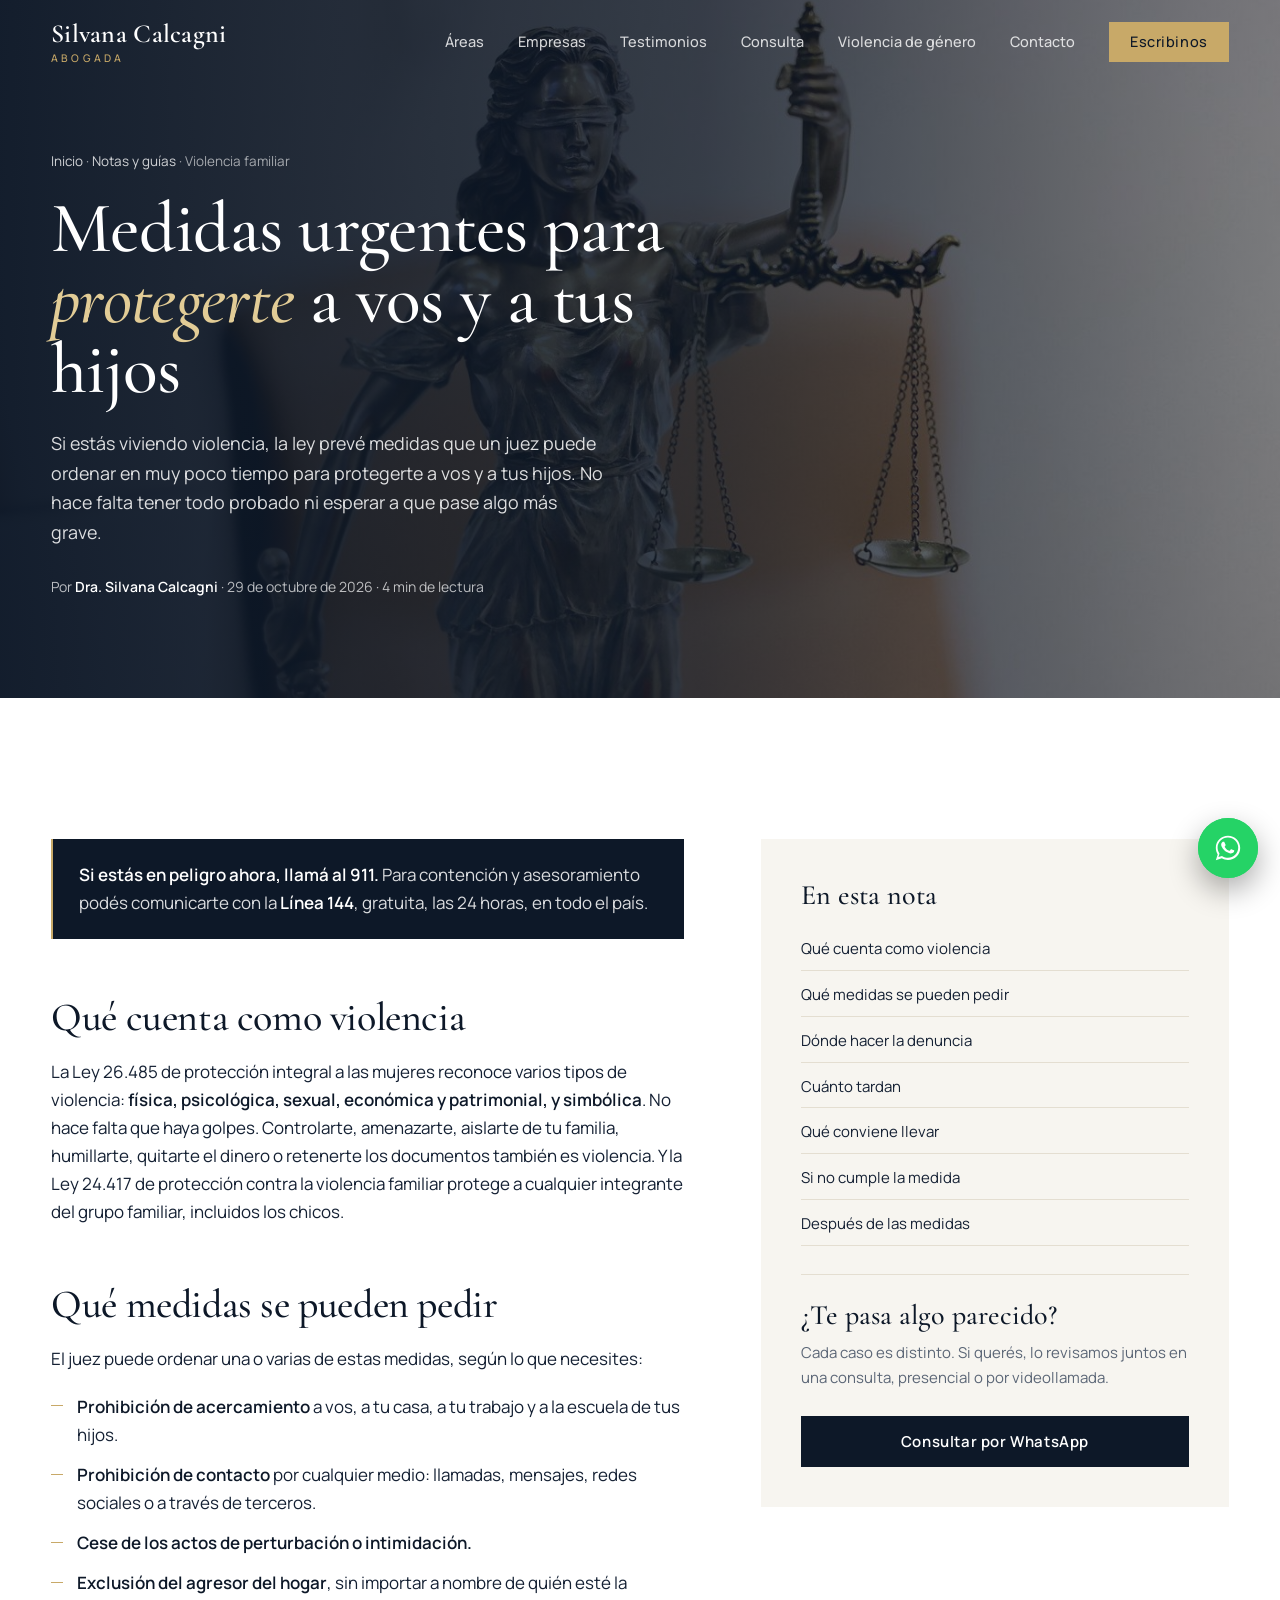
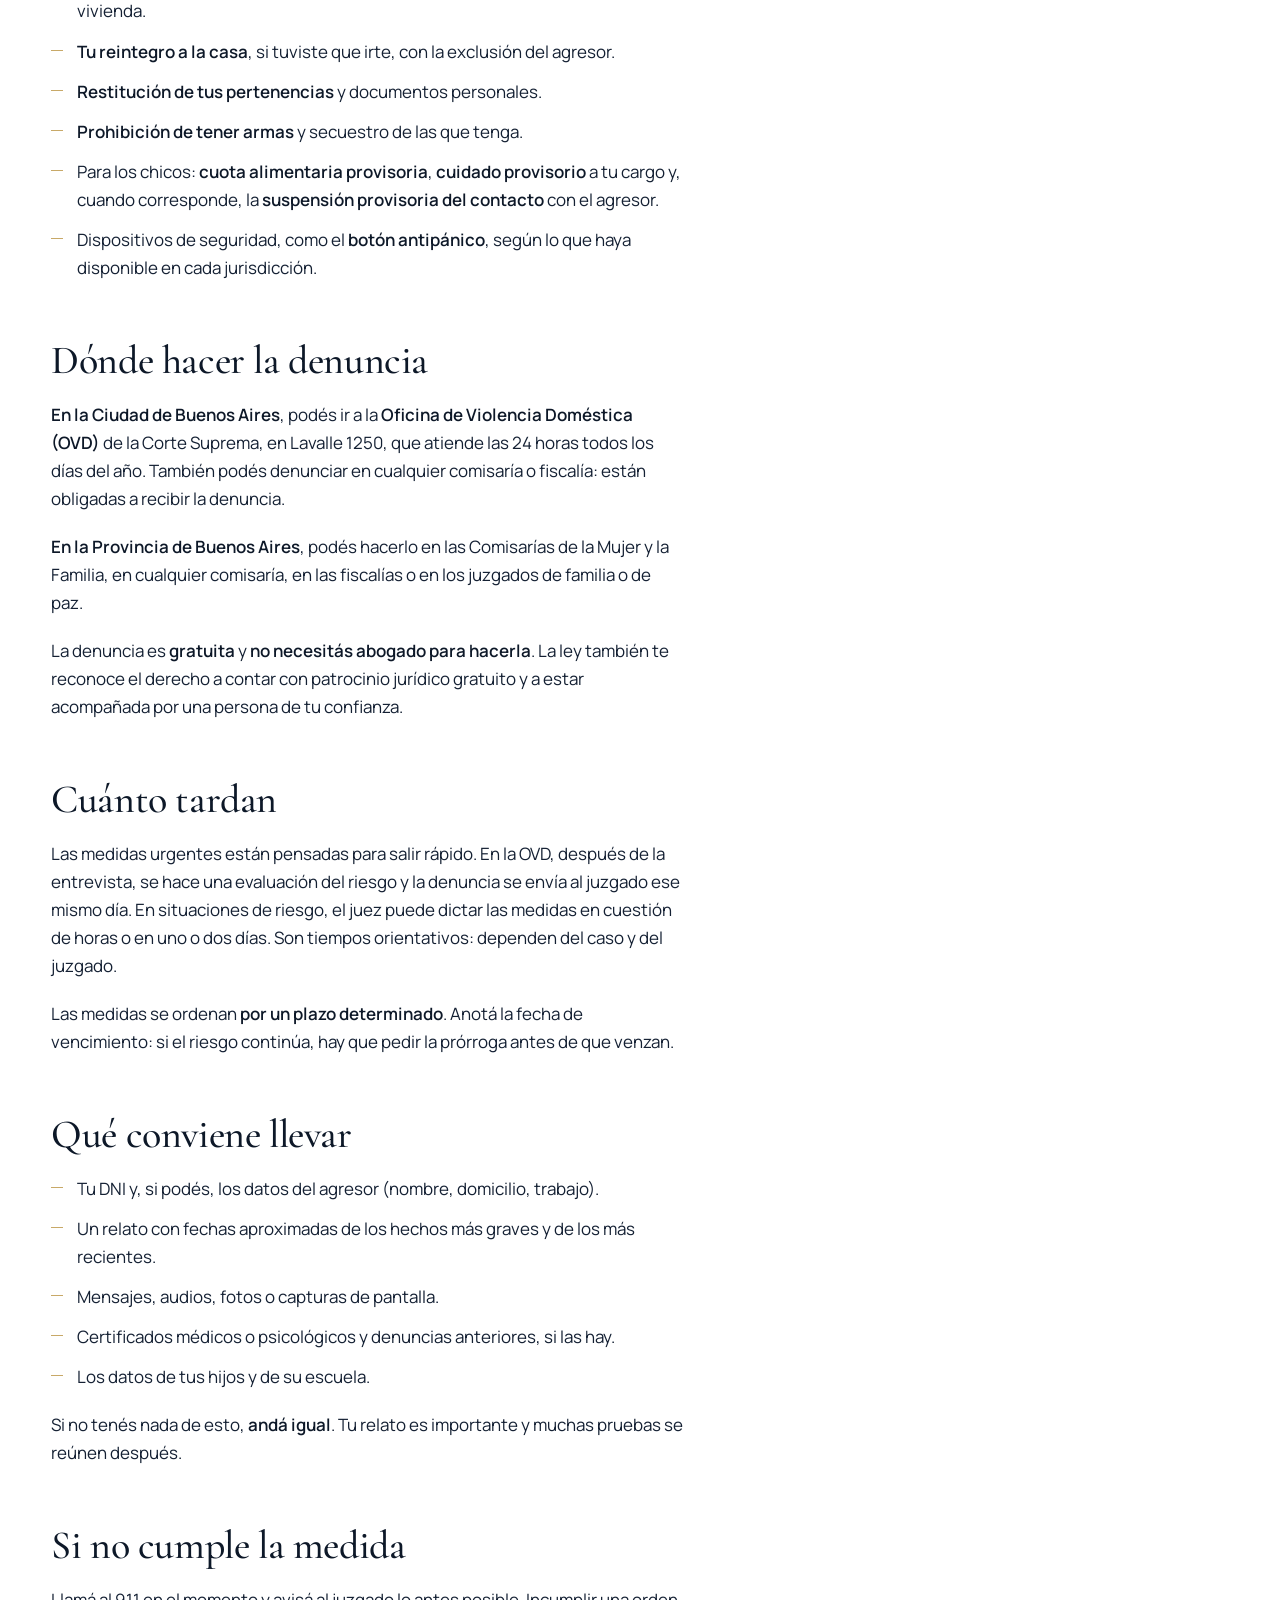
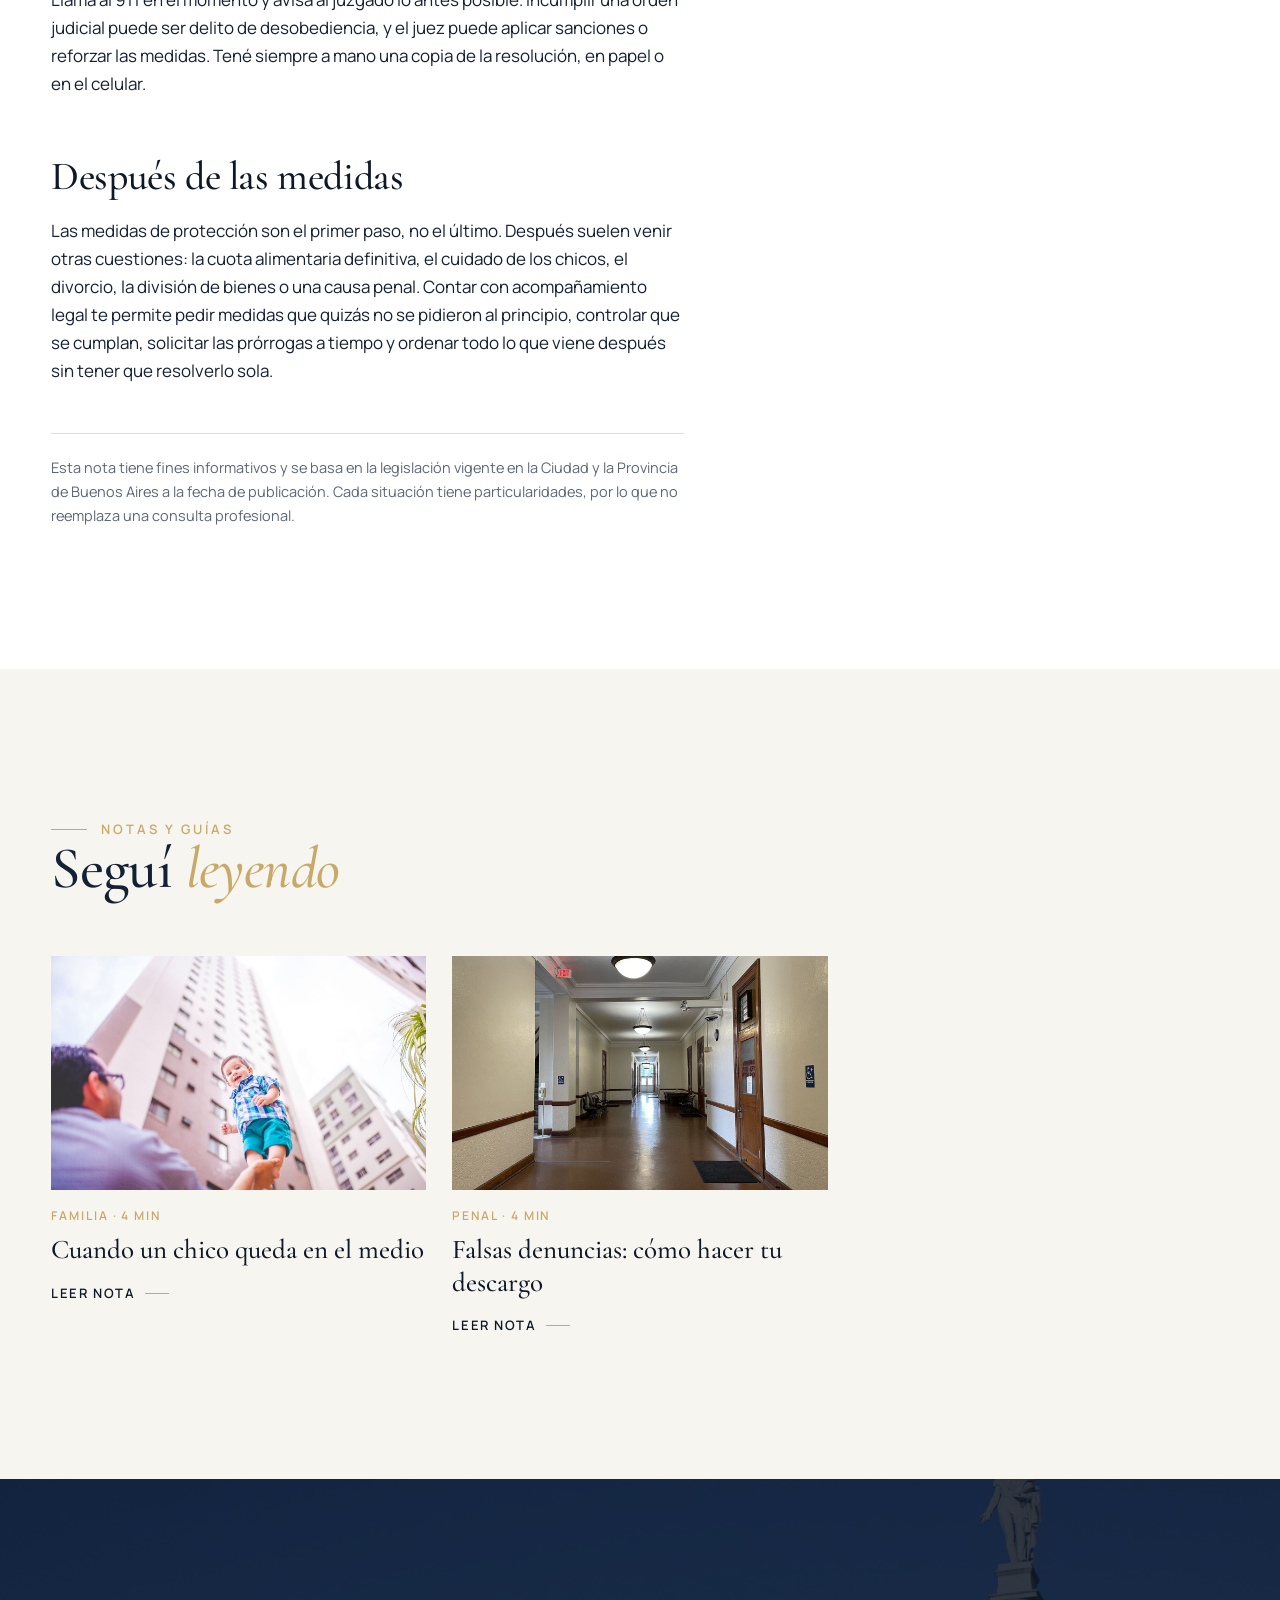
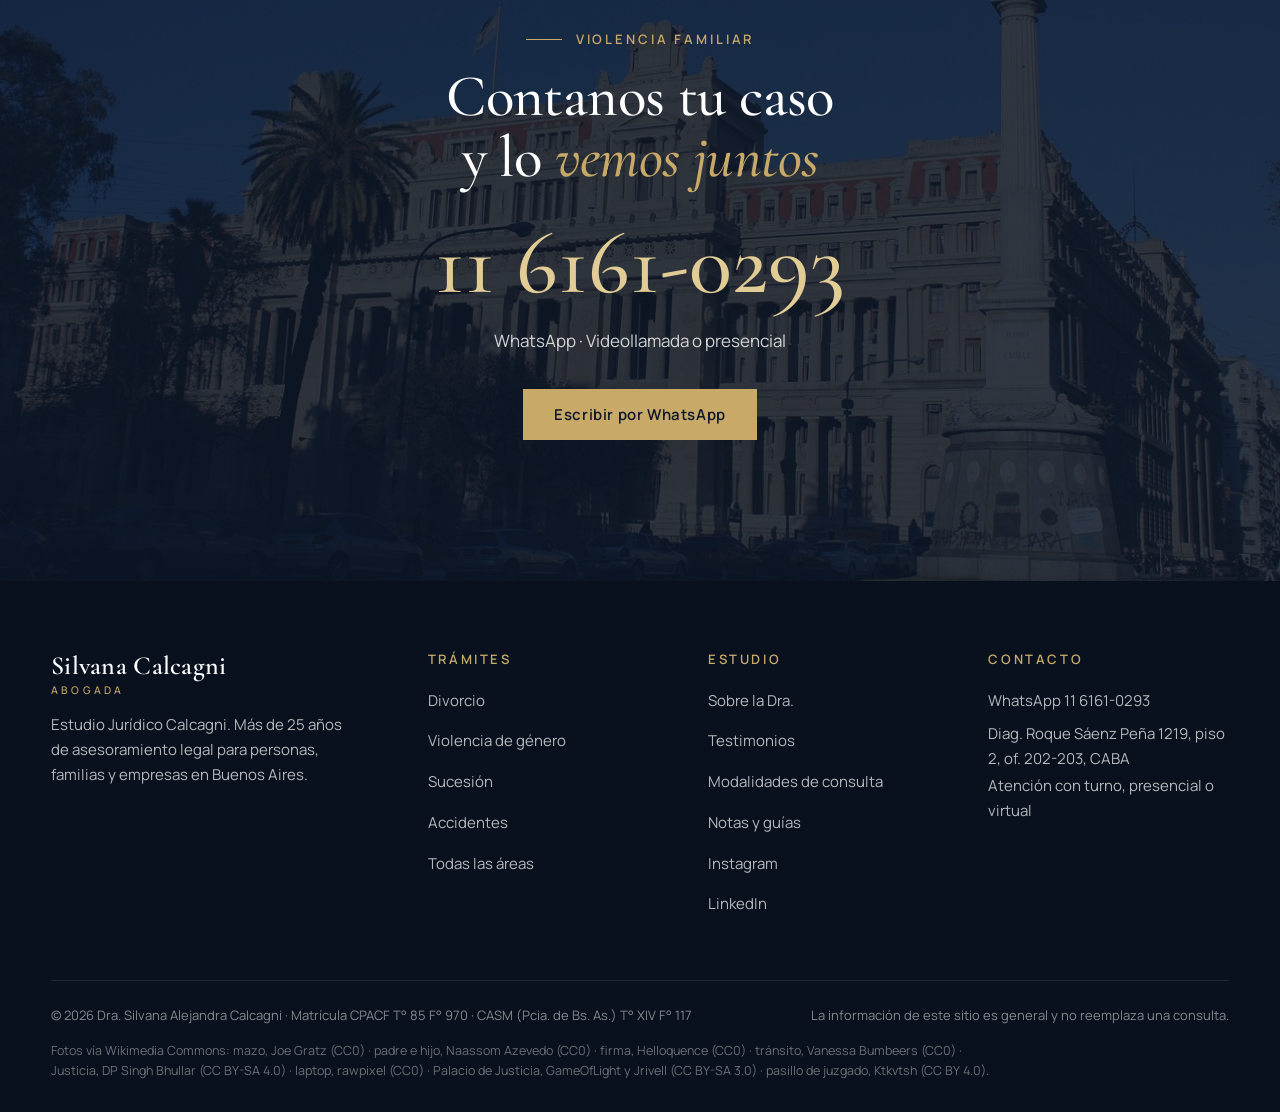
<file: nota-medidas-urgentes-violencia.html>
<!doctype html>
<html lang="es">
<head>
<meta charset="utf-8">
<meta name="viewport" content="width=device-width, initial-scale=1, viewport-fit=cover">
<title>Medidas urgentes para protegerte a vos y a tus hijos · Dra. Silvana Calcagni</title>
<meta name="description" content="Qué medidas de protección se pueden pedir ante la violencia de género o familiar en Buenos Aires, dónde hacer la denuncia, cuánto tardan y qué hacer si no se cumplen.">
<link rel="canonical" href="https://abogadosdebuenosaires.com/nota-medidas-urgentes-violencia.html">
<meta property="og:type" content="article">
<meta property="og:locale" content="es_AR">
<meta property="og:site_name" content="Dra. Silvana Calcagni · Abogada">
<meta property="og:title" content="Medidas urgentes para protegerte a vos y a tus hijos">
<meta property="og:description" content="Qué medidas de protección se pueden pedir ante la violencia de género o familiar en Buenos Aires, dónde hacer la denuncia, cuánto tardan y qué hacer si no se cumplen.">
<meta property="og:url" content="https://abogadosdebuenosaires.com/nota-medidas-urgentes-violencia.html">
<meta property="og:image" content="https://abogadosdebuenosaires.com/imagenes/hero-2.jpg">
<meta name="twitter:card" content="summary_large_image">
<link rel="preconnect" href="https://fonts.googleapis.com">
<link rel="preconnect" href="https://fonts.gstatic.com" crossorigin>
<link href="https://fonts.googleapis.com/css2?family=Cormorant+Garamond:ital,wght@0,500;0,600;1,500&family=Manrope:wght@400;500;600&display=swap" rel="stylesheet">
<link rel="stylesheet" href="estilos.css">
<script>document.documentElement.classList.add('js')</script>
<script type="application/ld+json">{"@context": "https://schema.org", "@type": "Article", "headline": "Medidas urgentes para protegerte a vos y a tus hijos", "description": "Qué medidas de protección se pueden pedir ante la violencia de género o familiar en Buenos Aires, dónde hacer la denuncia, cuánto tardan y qué hacer si no se cumplen.", "image": "https://abogadosdebuenosaires.com/imagenes/hero-2.jpg", "datePublished": "2026-10-29", "dateModified": "2026-10-29", "inLanguage": "es-AR", "mainEntityOfPage": "https://abogadosdebuenosaires.com/nota-medidas-urgentes-violencia.html", "author": {"@type": "Person", "name": "Silvana Alejandra Calcagni", "jobTitle": "Abogada", "url": "https://abogadosdebuenosaires.com/"}, "publisher": {"@type": "Organization", "name": "Estudio Jurídico Calcagni", "url": "https://abogadosdebuenosaires.com/"}}</script>
<script type="application/ld+json">{"@context":"https://schema.org","@type":"Attorney","name":"Dra. Silvana Calcagni · Estudio Jurídico Calcagni","url":"https://abogadosdebuenosaires.com/","image":"https://abogadosdebuenosaires.com/imagenes/silvana.jpg","telephone":"+54 9 11 6161-0293","areaServed":[{"@type":"City","name":"Ciudad Autónoma de Buenos Aires"},{"@type":"State","name":"Provincia de Buenos Aires"}],"address":{"@type":"PostalAddress","streetAddress":"Diagonal Roque Sáenz Peña 1219, piso 2, of. 202-203","addressLocality":"Ciudad Autónoma de Buenos Aires","addressRegion":"CABA","addressCountry":"AR"},"founder":{"@type":"Person","name":"Silvana Alejandra Calcagni","jobTitle":"Abogada"},"sameAs":["https://www.instagram.com/abogadacalcagni/","https://ar.linkedin.com/in/silvana-alejandra-calcagni-197a69231"],"knowsAbout":["Derecho de familia","Violencia de género","Sucesiones","Accidentes de tránsito","Derecho penal","Asesoramiento a empresas"]}</script>
</head>
<body>
<header class="header" id="top">
  <div class="wrap">
    <a class="logo" href="index.html"><b>Silvana Calcagni</b><span>Abogada</span></a>
    <nav class="nav" aria-label="Principal">
      <a href="index.html#areas">Áreas</a><a href="index.html#empresas">Empresas</a><a href="index.html#resenas">Testimonios</a><a href="index.html#modalidades">Consulta</a><a href="violencia.html">Violencia de género</a><a href="index.html#ubicacion">Contacto</a>
      <a class="btn" data-wa="Hola Dra. Calcagni, quiero hacer una consulta." href="https://wa.me/5491161610293">Escribinos</a>
      <button class="burger" aria-label="Abrir menú" aria-expanded="false" aria-controls="mnav"><i></i></button>
    </nav>
  </div>
</header>
<nav class="mnav" id="mnav" aria-label="Menú">
  <small>Trámites</small><a href="divorcio.html">Divorcio</a><a href="violencia.html">Violencia de género</a><a href="sucesion.html">Sucesión</a><a href="accidentes.html">Accidentes</a>
  <small>El estudio</small><a href="index.html#empresas">Empresas</a><a href="index.html#resenas">Testimonios</a><a href="index.html#modalidades">Consulta</a><a href="violencia.html">Violencia de género</a><a href="index.html#ubicacion">Contacto</a>
  <a class="btn" data-wa="Hola Dra. Calcagni, quiero hacer una consulta." href="https://wa.me/5491161610293">Escribir por WhatsApp</a>
</nav>

<section class="phero note-h">
  <div class="bg"><img src="imagenes/hero-2.jpg" alt="" width="1920" height="1280"></div>
  <div class="wrap">
    <p class="crumbs"><a href="index.html">Inicio</a> · <a href="index.html#notas">Notas y guías</a> · Violencia familiar</p>
    <h1>Medidas urgentes para <em>protegerte</em> a vos y a tus hijos</h1>
    <p class="lead">Si estás viviendo violencia, la ley prevé medidas que un juez puede ordenar en muy poco tiempo para protegerte a vos y a tus hijos. No hace falta tener todo probado ni esperar a que pase algo más grave.</p>
    <p class="byline">Por <b>Dra. Silvana Calcagni</b> · 29 de octubre de 2026 · 4 min de lectura</p>
  </div>
</section>

<main>

<section class="section">
  <div class="wrap two">
    <article class="prose" data-reveal>
<p class="note-box alert"><strong>Si estás en peligro ahora, llamá al 911.</strong> Para contención y asesoramiento podés comunicarte con la <strong>Línea 144</strong>, gratuita, las 24 horas, en todo el país.</p>

<h2 id="violencia">Qué cuenta como violencia</h2>
<p>La Ley 26.485 de protección integral a las mujeres reconoce varios tipos de violencia: <strong>física, psicológica, sexual, económica y patrimonial, y simbólica</strong>. No hace falta que haya golpes. Controlarte, amenazarte, aislarte de tu familia, humillarte, quitarte el dinero o retenerte los documentos también es violencia. Y la Ley 24.417 de protección contra la violencia familiar protege a cualquier integrante del grupo familiar, incluidos los chicos.</p>

<h2 id="medidas">Qué medidas se pueden pedir</h2>
<p>El juez puede ordenar una o varias de estas medidas, según lo que necesites:</p>
<ul>
<li><strong>Prohibición de acercamiento</strong> a vos, a tu casa, a tu trabajo y a la escuela de tus hijos.</li>
<li><strong>Prohibición de contacto</strong> por cualquier medio: llamadas, mensajes, redes sociales o a través de terceros.</li>
<li><strong>Cese de los actos de perturbación o intimidación.</strong></li>
<li><strong>Exclusión del agresor del hogar</strong>, sin importar a nombre de quién esté la vivienda.</li>
<li><strong>Tu reintegro a la casa</strong>, si tuviste que irte, con la exclusión del agresor.</li>
<li><strong>Restitución de tus pertenencias</strong> y documentos personales.</li>
<li><strong>Prohibición de tener armas</strong> y secuestro de las que tenga.</li>
<li>Para los chicos: <strong>cuota alimentaria provisoria</strong>, <strong>cuidado provisorio</strong> a tu cargo y, cuando corresponde, la <strong>suspensión provisoria del contacto</strong> con el agresor.</li>
<li>Dispositivos de seguridad, como el <strong>botón antipánico</strong>, según lo que haya disponible en cada jurisdicción.</li>
</ul>

<h2 id="denuncia">Dónde hacer la denuncia</h2>
<p><strong>En la Ciudad de Buenos Aires</strong>, podés ir a la <strong>Oficina de Violencia Doméstica (OVD)</strong> de la Corte Suprema, en Lavalle 1250, que atiende las 24 horas todos los días del año. También podés denunciar en cualquier comisaría o fiscalía: están obligadas a recibir la denuncia.</p>
<p><strong>En la Provincia de Buenos Aires</strong>, podés hacerlo en las Comisarías de la Mujer y la Familia, en cualquier comisaría, en las fiscalías o en los juzgados de familia o de paz.</p>
<p>La denuncia es <strong>gratuita</strong> y <strong>no necesitás abogado para hacerla</strong>. La ley también te reconoce el derecho a contar con patrocinio jurídico gratuito y a estar acompañada por una persona de tu confianza.</p>

<h2 id="tiempos">Cuánto tardan</h2>
<p>Las medidas urgentes están pensadas para salir rápido. En la OVD, después de la entrevista, se hace una evaluación del riesgo y la denuncia se envía al juzgado ese mismo día. En situaciones de riesgo, el juez puede dictar las medidas en cuestión de horas o en uno o dos días. Son tiempos orientativos: dependen del caso y del juzgado.</p>
<p>Las medidas se ordenan <strong>por un plazo determinado</strong>. Anotá la fecha de vencimiento: si el riesgo continúa, hay que pedir la prórroga antes de que venzan.</p>

<h2 id="preparar">Qué conviene llevar</h2>
<ul>
<li>Tu DNI y, si podés, los datos del agresor (nombre, domicilio, trabajo).</li>
<li>Un relato con fechas aproximadas de los hechos más graves y de los más recientes.</li>
<li>Mensajes, audios, fotos o capturas de pantalla.</li>
<li>Certificados médicos o psicológicos y denuncias anteriores, si las hay.</li>
<li>Los datos de tus hijos y de su escuela.</li>
</ul>
<p>Si no tenés nada de esto, <strong>andá igual</strong>. Tu relato es importante y muchas pruebas se reúnen después.</p>

<h2 id="incumple">Si no cumple la medida</h2>
<p>Llamá al 911 en el momento y avisá al juzgado lo antes posible. Incumplir una orden judicial puede ser delito de desobediencia, y el juez puede aplicar sanciones o reforzar las medidas. Tené siempre a mano una copia de la resolución, en papel o en el celular.</p>

<h2 id="acompanada">Después de las medidas</h2>
<p>Las medidas de protección son el primer paso, no el último. Después suelen venir otras cuestiones: la cuota alimentaria definitiva, el cuidado de los chicos, el divorcio, la división de bienes o una causa penal. Contar con acompañamiento legal te permite pedir medidas que quizás no se pidieron al principio, controlar que se cumplan, solicitar las prórrogas a tiempo y ordenar todo lo que viene después sin tener que resolverlo sola.</p>
<p class="disclaimer">Esta nota tiene fines informativos y se basa en la legislación vigente en la Ciudad y la Provincia de Buenos Aires a la fecha de publicación. Cada situación tiene particularidades, por lo que no reemplaza una consulta profesional.</p>
    </article>
    <aside class="aside-box" data-reveal style="--d:1">
      <h3>En esta nota</h3>
      <ul class="toc"><li><a href="#violencia">Qué cuenta como violencia</a></li><li><a href="#medidas">Qué medidas se pueden pedir</a></li><li><a href="#denuncia">Dónde hacer la denuncia</a></li><li><a href="#tiempos">Cuánto tardan</a></li><li><a href="#preparar">Qué conviene llevar</a></li><li><a href="#incumple">Si no cumple la medida</a></li><li><a href="#acompanada">Después de las medidas</a></li></ul>
      <div class="fee"><h3>¿Te pasa algo parecido?</h3><p>Cada caso es distinto. Si querés, lo revisamos juntos en una consulta, presencial o por videollamada.</p></div>
      <a class="btn navy" data-wa="Hola Dra. Calcagni, leí la nota sobre medidas de protección y quiero hacer una consulta." href="https://wa.me/5491161610293">Consultar por WhatsApp</a>
    </aside>
  </div>
</section>

<section class="notes section" style="background:var(--paper)">
  <div class="wrap">
    <div data-reveal><span class="kicker">Notas y guías</span><h2>Seguí <em>leyendo</em></h2></div>
    <div class="ngrid"><a class="note-c" href="nota-hijos-en-el-medio.html" data-reveal style="--d:0"><div class="img"><img src="imagenes/familia-1.jpg" alt="" loading="lazy"></div><p class="meta">Familia · 4 min</p><h3>Cuando un chico queda en el medio</h3><span class="rd">Leer nota</span></a><a class="note-c" href="nota-descargo-falsa-denuncia.html" data-reveal style="--d:1"><div class="img"><img src="imagenes/penal-1.jpg" alt="" loading="lazy"></div><p class="meta">Penal · 4 min</p><h3>Falsas denuncias: cómo hacer tu descargo</h3><span class="rd">Leer nota</span></a></div>
  </div>
</section>

<section class="cta section" id="contacto">
  <div class="bg" aria-hidden="true"><img src="imagenes/buenos-aires-1.jpg" alt="" loading="lazy" width="1920" height="1280"></div>
  <div class="wrap" data-reveal>
    <span class="kicker">Violencia familiar</span>
    <h2>Contanos tu caso y lo <em>vemos juntos</em></h2>
    <a class="phone" href="https://wa.me/5491161610293" target="_blank" rel="noopener">11 6161-0293</a>
    <p>WhatsApp · Videollamada o presencial</p>
    <a class="btn" data-wa="Hola Dra. Calcagni, leí la nota sobre medidas de protección y quiero hacer una consulta." href="https://wa.me/5491161610293">Escribir por WhatsApp</a>
  </div>
</section>
</main>
<footer class="footer">
  <div class="wrap">
    <div class="cols">
      <div class="about-f"><a class="logo" href="index.html"><b>Silvana Calcagni</b><span>Abogada</span></a><p>Estudio Jurídico Calcagni. Más de 25 años de asesoramiento legal para personas, familias y empresas en Buenos Aires.</p></div>
      <div><h4>Trámites</h4><ul><li><a href="divorcio.html">Divorcio</a></li><li><a href="violencia.html">Violencia de género</a></li><li><a href="sucesion.html">Sucesión</a></li><li><a href="accidentes.html">Accidentes</a></li><li><a href="index.html#areas">Todas las áreas</a></li></ul></div>
      <div><h4>Estudio</h4><ul><li><a href="index.html#estudio">Sobre la Dra.</a></li><li><a href="index.html#resenas">Testimonios</a></li><li><a href="index.html#modalidades">Modalidades de consulta</a></li><li><a href="index.html#notas">Notas y guías</a></li><li><a href="https://www.instagram.com/abogadacalcagni/" target="_blank" rel="noopener">Instagram</a></li><li><a href="https://ar.linkedin.com/in/silvana-alejandra-calcagni-197a69231" target="_blank" rel="noopener">LinkedIn</a></li></ul></div>
      <div><h4>Contacto</h4><ul><li><a href="https://wa.me/5491161610293" target="_blank" rel="noopener">WhatsApp 11 6161-0293</a></li><li>Diag. Roque Sáenz Peña 1219, piso 2, of. 202-203, CABA</li><li>Atención con turno, presencial o virtual</li></ul></div>
    </div>
    <div class="bottom"><span>© 2026 Dra. Silvana Alejandra Calcagni · Matrícula CPACF T° 85 F° 970 · CASM (Pcia. de Bs. As.) T° XIV F° 117</span><span>La información de este sitio es general y no reemplaza una consulta.</span></div>
    <p class="credits">Fotos vía Wikimedia Commons: mazo, Joe Gratz (CC0) · padre e hijo, Naassom Azevedo (CC0) · firma, Helloquence (CC0) · tránsito, Vanessa Bumbeers (CC0) · Justicia, DP Singh Bhullar (CC BY-SA 4.0) · laptop, rawpixel (CC0) · Palacio de Justicia, GameOfLight y Jrivell (CC BY-SA 3.0) · pasillo de juzgado, Ktkvtsh (CC BY 4.0).</p>
  </div>
</footer>

<a class="wa-float" data-wa="Hola Dra. Calcagni, quiero hacer una consulta." href="https://wa.me/5491161610293" aria-label="Escribir por WhatsApp"><svg viewBox="0 0 32 32" aria-hidden="true"><path d="M16 3C8.8 3 3 8.7 3 15.8c0 2.5.7 4.9 2 7L3 29l6.4-2c2 1.1 4.3 1.7 6.6 1.7 7.2 0 13-5.7 13-12.8S23.2 3 16 3zm0 23.4c-2.1 0-4.2-.6-6-1.7l-.4-.3-3.8 1.2 1.2-3.7-.3-.4c-1.2-1.8-1.8-3.9-1.8-6 0-5.9 4.9-10.7 11-10.7s11 4.8 11 10.7-4.9 10.9-10.9 10.9zm6-8c-.3-.2-2-1-2.3-1.1-.3-.1-.5-.2-.8.2-.2.3-.9 1.1-1.1 1.3-.2.2-.4.2-.7.1-.3-.2-1.4-.5-2.7-1.6-1-.9-1.7-2-1.9-2.3-.2-.3 0-.5.1-.7l.5-.6c.2-.2.2-.4.3-.6.1-.2 0-.4 0-.6l-1.1-2.5c-.3-.7-.6-.6-.8-.6h-.7c-.2 0-.6.1-.9.4-.3.3-1.2 1.1-1.2 2.7s1.2 3.1 1.4 3.4c.2.2 2.4 3.6 5.8 5 .8.4 1.5.6 2 .7.8.3 1.6.2 2.2.1.7-.1 2-.8 2.3-1.6.3-.8.3-1.4.2-1.6-.1-.1-.3-.2-.6-.3z"/></svg></a>
<script src="app.js"></script>
</body>
</html>
</file>
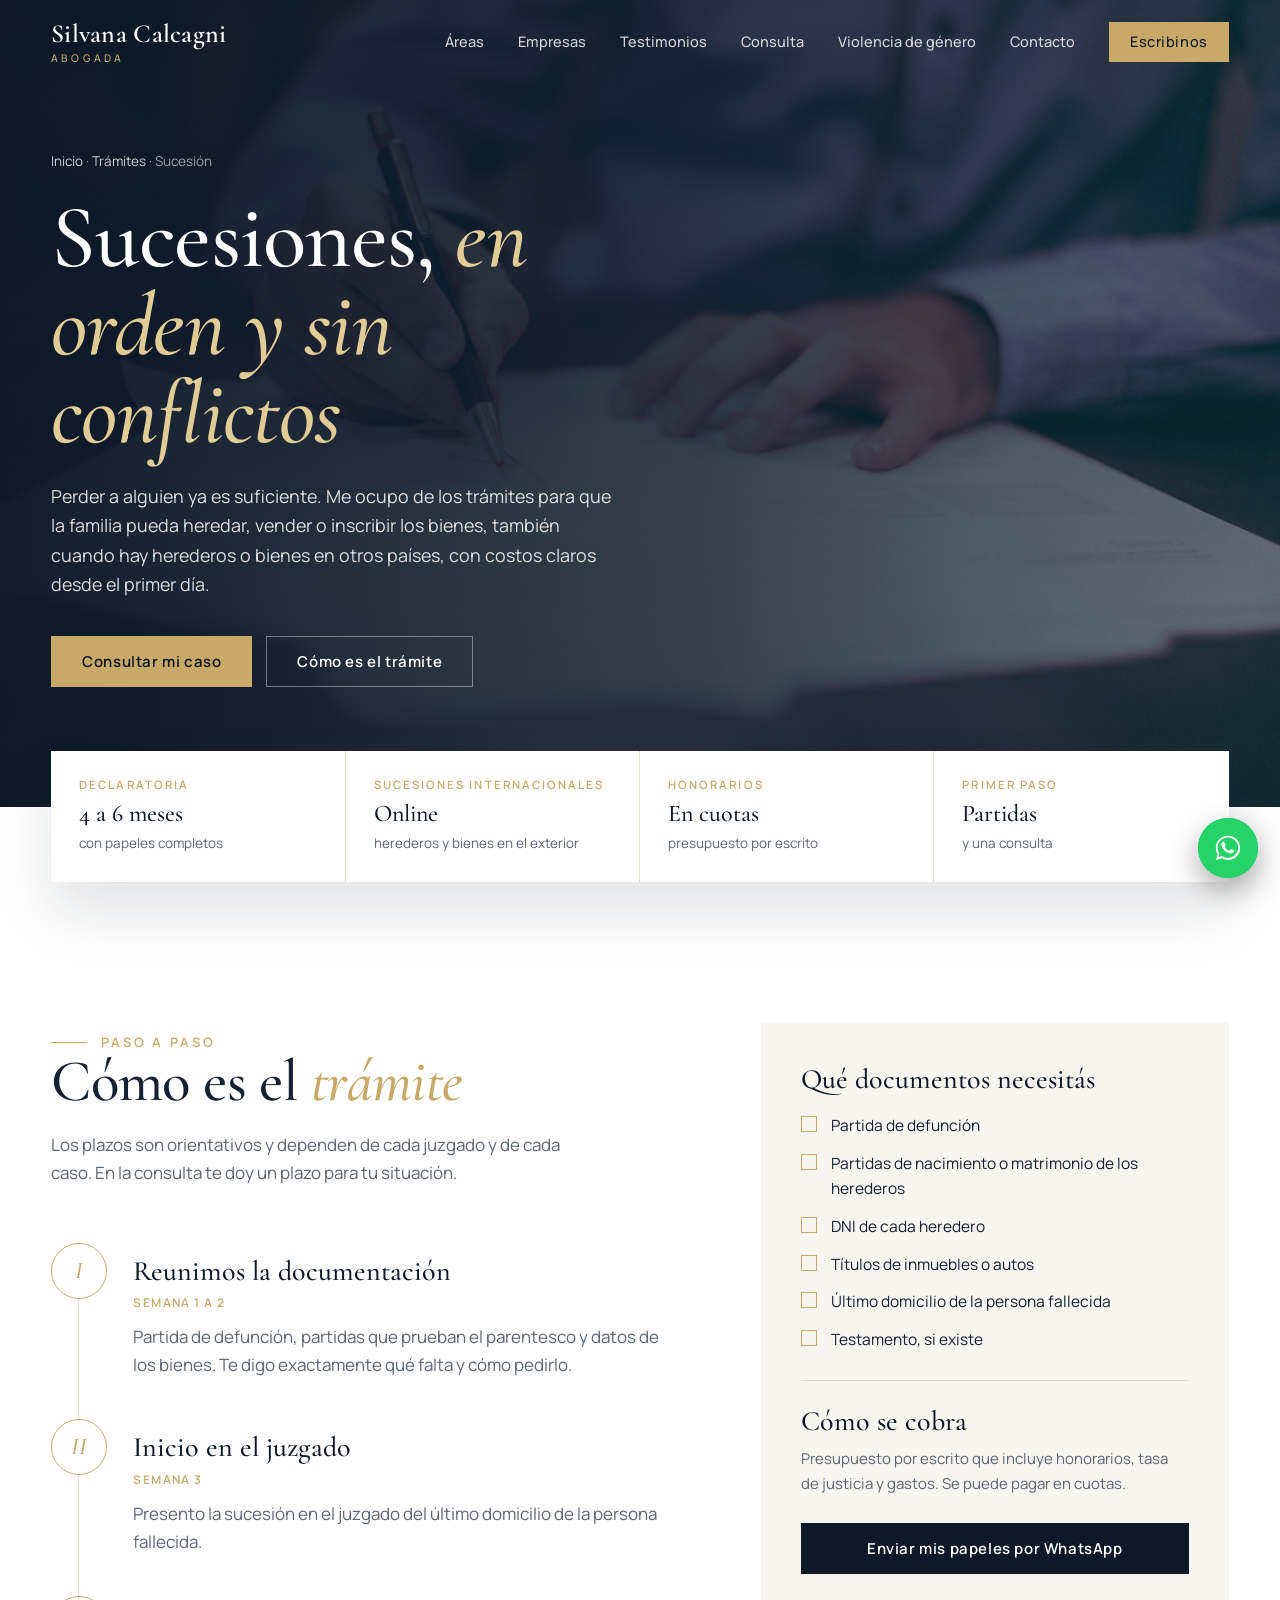
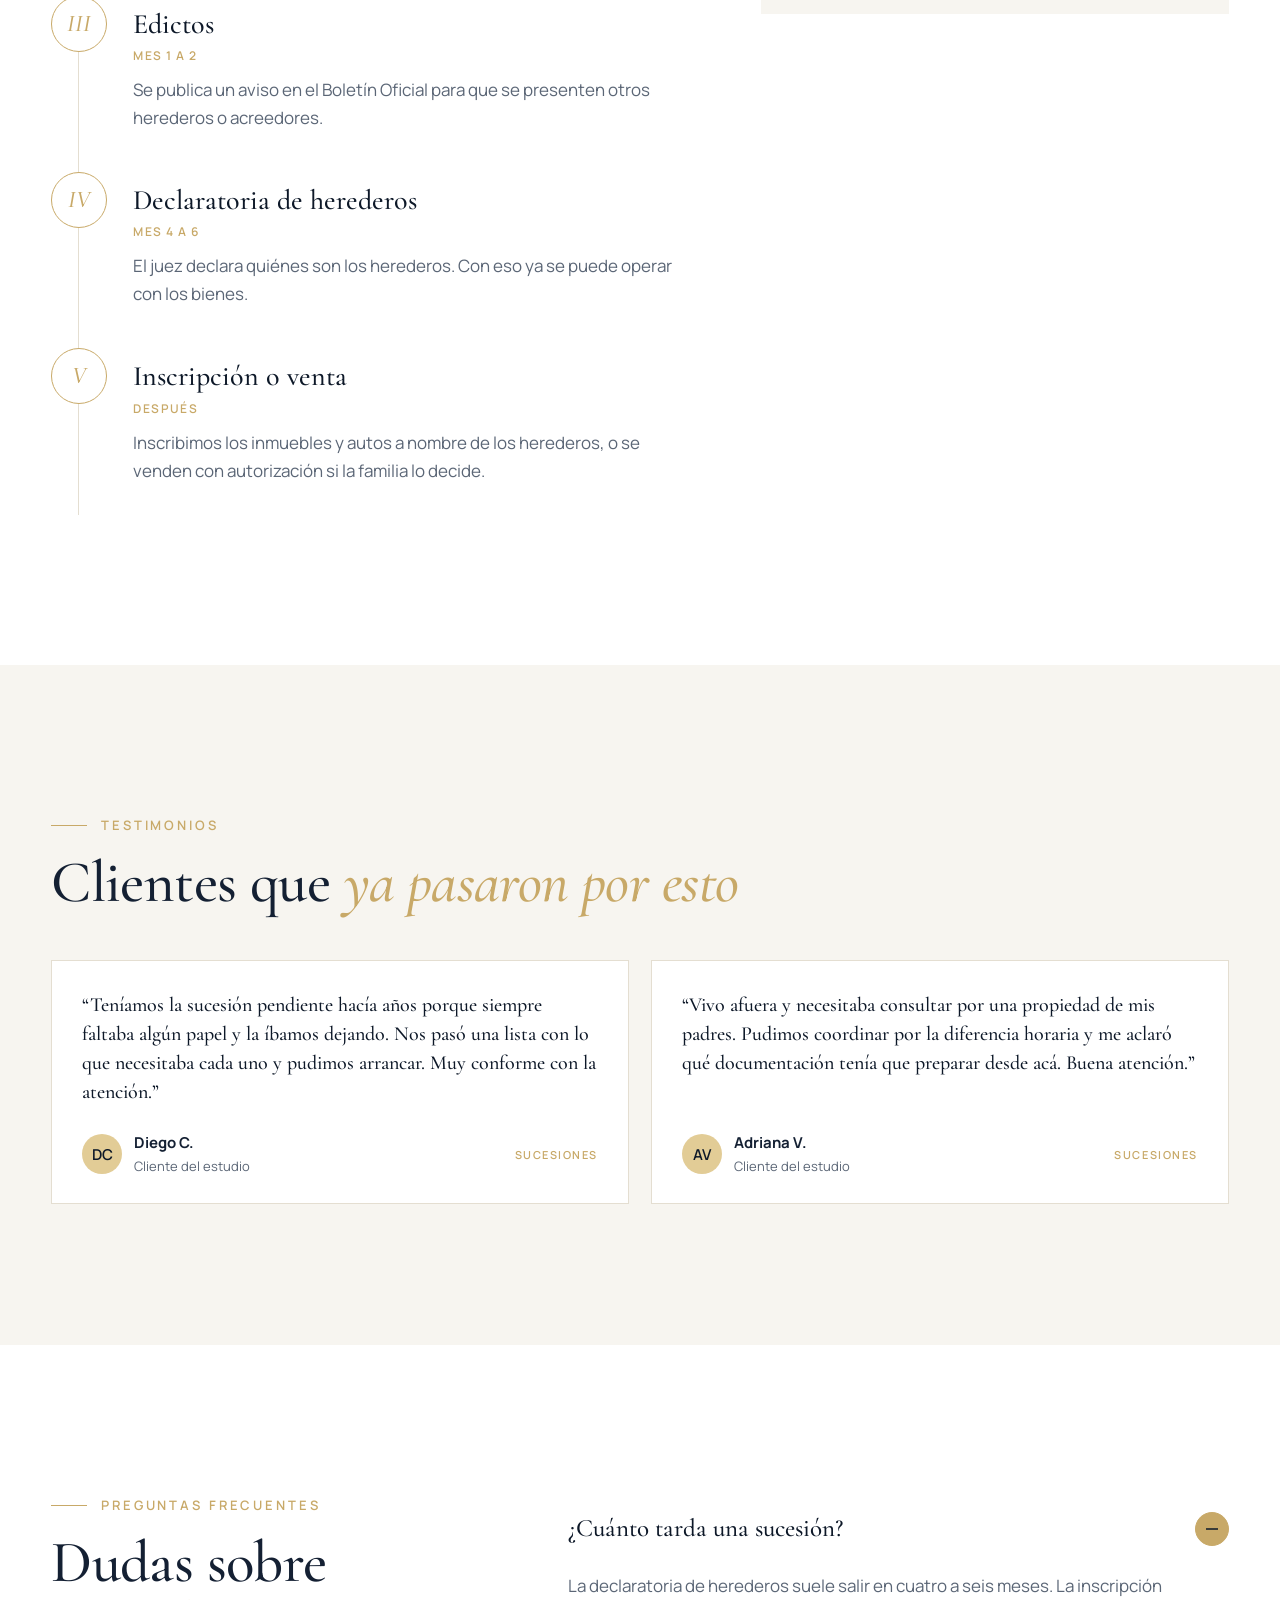
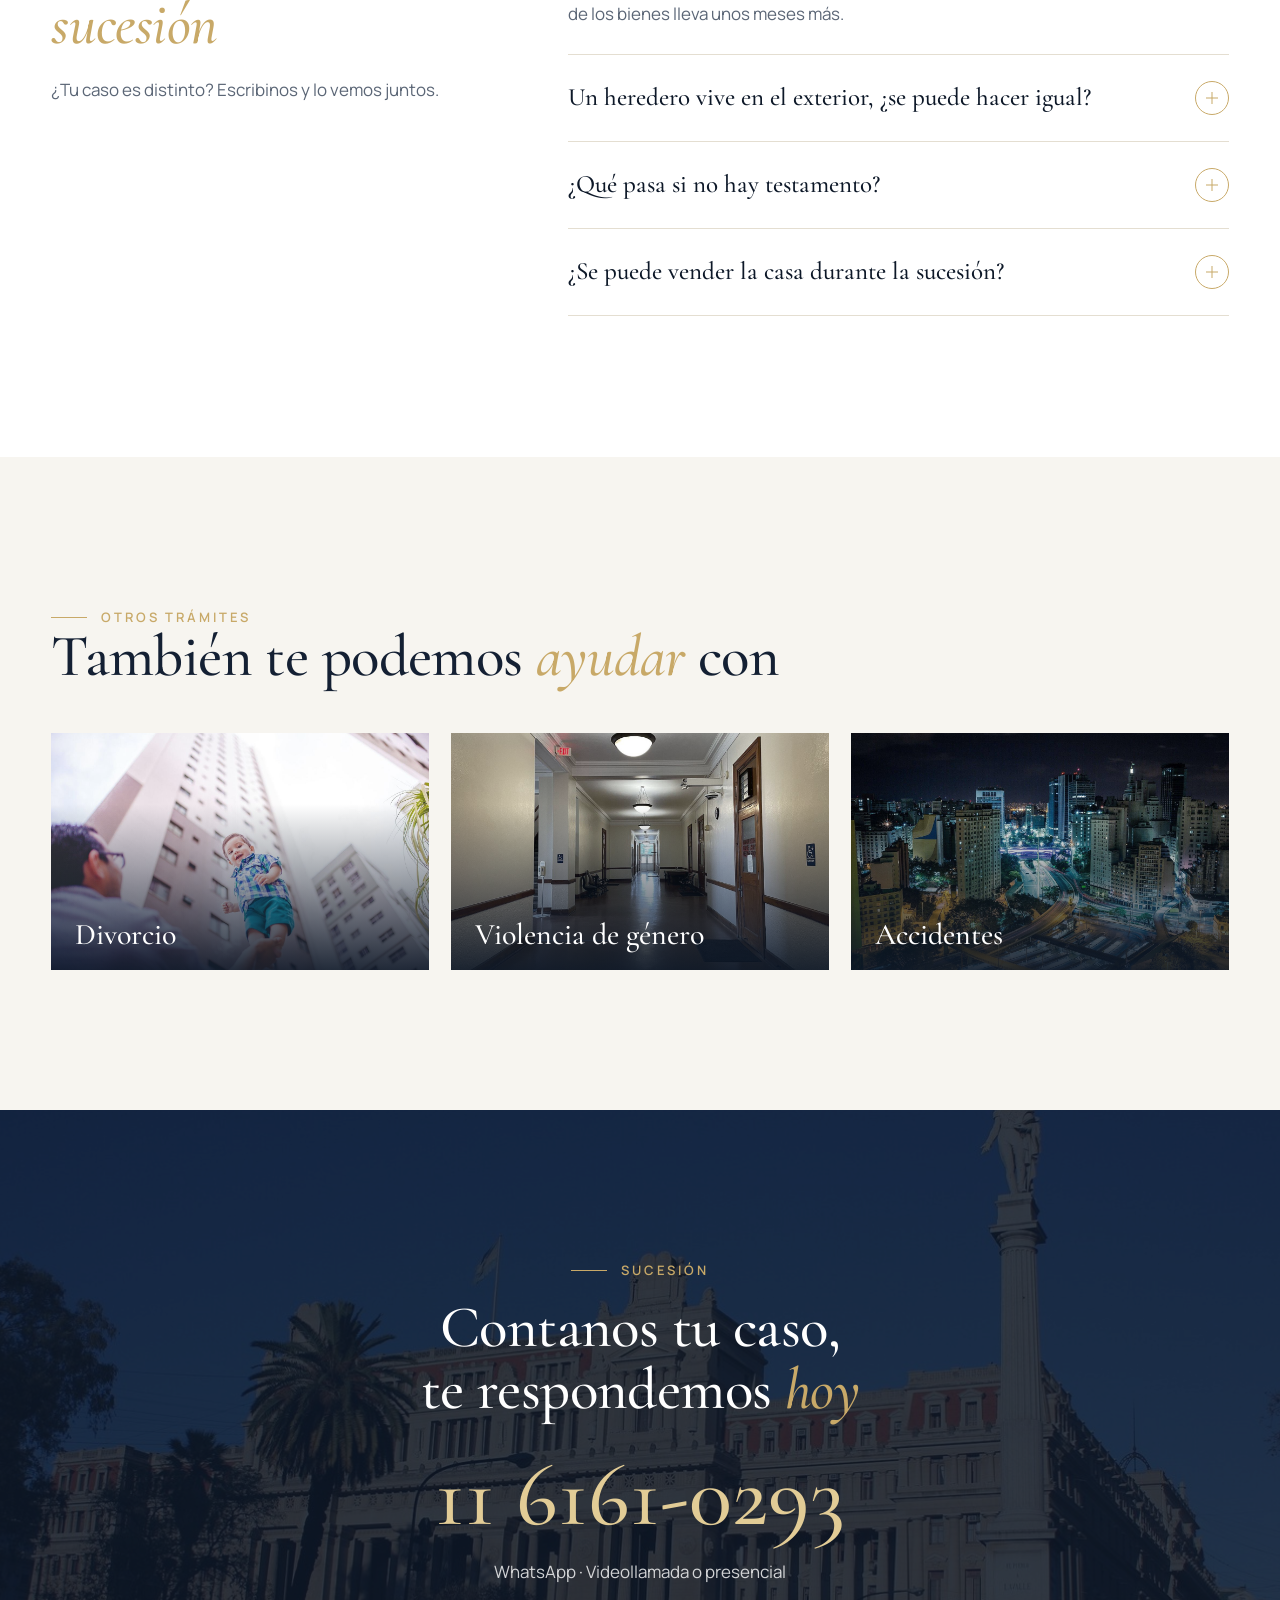
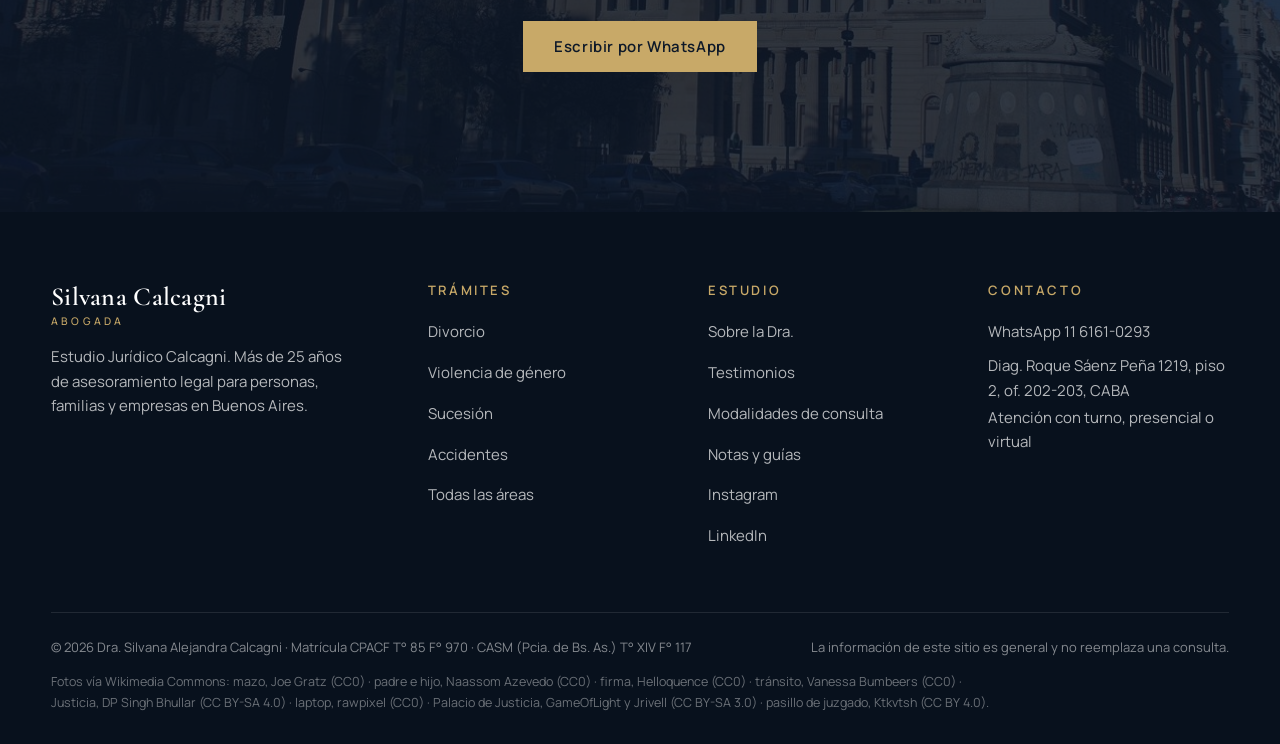
<file: sucesion.html>
<!doctype html>
<html lang="es">
<head>
<meta charset="utf-8">
<meta name="viewport" content="width=device-width, initial-scale=1, viewport-fit=cover">
<title>Sucesiones en CABA y Provincia · Dra. Silvana Calcagni</title>
<meta name="description" content="Sucesiones con o sin testamento en Buenos Aires. Declaratoria de herederos en 4 a 6 meses, pago en cuotas y herederos en el exterior.">
<link rel="canonical" href="https://abogadosdebuenosaires.com/sucesion.html">
<meta property="og:type" content="website">
<meta property="og:locale" content="es_AR">
<meta property="og:site_name" content="Dra. Silvana Calcagni · Abogada">
<meta property="og:title" content="Sucesiones en CABA y Provincia · Dra. Silvana Calcagni">
<meta property="og:description" content="Sucesiones con o sin testamento en Buenos Aires. Declaratoria de herederos en 4 a 6 meses, pago en cuotas y herederos en el exterior.">
<meta property="og:url" content="https://abogadosdebuenosaires.com/sucesion.html">
<meta property="og:image" content="https://abogadosdebuenosaires.com/imagenes/sucesiones-1.jpg">
<meta name="twitter:card" content="summary_large_image">
<link rel="preconnect" href="https://fonts.googleapis.com">
<link rel="preconnect" href="https://fonts.gstatic.com" crossorigin>
<link href="https://fonts.googleapis.com/css2?family=Cormorant+Garamond:ital,wght@0,500;0,600;1,500&family=Manrope:wght@400;500;600&display=swap" rel="stylesheet">
<link rel="stylesheet" href="estilos.css">
<script>document.documentElement.classList.add('js')</script>
<script type="application/ld+json">{"@context":"https://schema.org","@type":"Attorney","name":"Dra. Silvana Calcagni · Estudio Jurídico Calcagni","url":"https://abogadosdebuenosaires.com/","image":"https://abogadosdebuenosaires.com/imagenes/silvana.jpg","telephone":"+54 9 11 6161-0293","areaServed":[{"@type":"City","name":"Ciudad Autónoma de Buenos Aires"},{"@type":"State","name":"Provincia de Buenos Aires"}],"address":{"@type":"PostalAddress","streetAddress":"Diagonal Roque Sáenz Peña 1219, piso 2, of. 202-203","addressLocality":"Ciudad Autónoma de Buenos Aires","addressRegion":"CABA","addressCountry":"AR"},"founder":{"@type":"Person","name":"Silvana Alejandra Calcagni","jobTitle":"Abogada"},"sameAs":["https://www.instagram.com/abogadacalcagni/","https://ar.linkedin.com/in/silvana-alejandra-calcagni-197a69231"],"knowsAbout":["Derecho de familia","Violencia de género","Sucesiones","Accidentes de tránsito","Derecho penal","Asesoramiento a empresas"]}</script>
</head>
<body>
<header class="header" id="top">
  <div class="wrap">
    <a class="logo" href="index.html"><b>Silvana Calcagni</b><span>Abogada</span></a>
    <nav class="nav" aria-label="Principal">
      <a href="index.html#areas">Áreas</a><a href="index.html#empresas">Empresas</a><a href="index.html#resenas">Testimonios</a><a href="index.html#modalidades">Consulta</a><a href="violencia.html">Violencia de género</a><a href="index.html#ubicacion">Contacto</a>
      <a class="btn" data-wa="Hola Dra. Calcagni, quiero hacer una consulta." href="https://wa.me/5491161610293">Escribinos</a>
      <button class="burger" aria-label="Abrir menú" aria-expanded="false" aria-controls="mnav"><i></i></button>
    </nav>
  </div>
</header>
<nav class="mnav" id="mnav" aria-label="Menú">
  <small>Trámites</small><a href="divorcio.html">Divorcio</a><a href="violencia.html">Violencia de género</a><a href="sucesion.html">Sucesión</a><a href="accidentes.html">Accidentes</a>
  <small>El estudio</small><a href="index.html#empresas">Empresas</a><a href="index.html#resenas">Testimonios</a><a href="index.html#modalidades">Consulta</a><a href="violencia.html">Violencia de género</a><a href="index.html#ubicacion">Contacto</a>
  <a class="btn" data-wa="Hola Dra. Calcagni, quiero hacer una consulta." href="https://wa.me/5491161610293">Escribir por WhatsApp</a>
</nav>

<section class="phero">
  <div class="bg"><img src="imagenes/sucesiones-1.jpg" alt="" width="1920" height="1280"></div>
  <div class="wrap">
    <p class="crumbs"><a href="index.html">Inicio</a> · <a href="index.html#areas">Trámites</a> · Sucesión</p>
    <h1>Sucesiones, <em>en orden y sin conflictos</em></h1>
    <p class="lead">Perder a alguien ya es suficiente. Me ocupo de los trámites para que la familia pueda heredar, vender o inscribir los bienes, también cuando hay herederos o bienes en otros países, con costos claros desde el primer día.</p>
    <div class="ctas">
      <a class="btn" data-wa="Hola Dra. Calcagni, quiero hacer una consulta sobre sucesión." href="https://wa.me/5491161610293">Consultar mi caso</a>
      <a class="btn ghost" href="#pasos">Cómo es el trámite</a>
    </div>
  </div>
</section>

<div class="facts wrap"><ul data-reveal><li><small>Declaratoria</small><b>4 a 6 meses</b><span>con papeles completos</span></li><li><small>Sucesiones internacionales</small><b>Online</b><span>herederos y bienes en el exterior</span></li><li><small>Honorarios</small><b>En cuotas</b><span>presupuesto por escrito</span></li><li><small>Primer paso</small><b>Partidas</b><span>y una consulta</span></li></ul></div>

<main>

<section class="section" id="pasos">
  <div class="wrap two">
    <div>
      <div data-reveal><span class="kicker">Paso a paso</span><h2>Cómo es el <em>trámite</em></h2><p class="sub">Los plazos son orientativos y dependen de cada juzgado y de cada caso. En la consulta te doy un plazo para tu situación.</p></div>
      <div class="timeline"><div class="tl" data-reveal><span class="dot">I</span><div><h3>Reunimos la documentación</h3><span class="dur">Semana 1 a 2</span><p>Partida de defunción, partidas que prueban el parentesco y datos de los bienes. Te digo exactamente qué falta y cómo pedirlo.</p></div></div><div class="tl" data-reveal><span class="dot">II</span><div><h3>Inicio en el juzgado</h3><span class="dur">Semana 3</span><p>Presento la sucesión en el juzgado del último domicilio de la persona fallecida.</p></div></div><div class="tl" data-reveal><span class="dot">III</span><div><h3>Edictos</h3><span class="dur">Mes 1 a 2</span><p>Se publica un aviso en el Boletín Oficial para que se presenten otros herederos o acreedores.</p></div></div><div class="tl" data-reveal><span class="dot">IV</span><div><h3>Declaratoria de herederos</h3><span class="dur">Mes 4 a 6</span><p>El juez declara quiénes son los herederos. Con eso ya se puede operar con los bienes.</p></div></div><div class="tl" data-reveal><span class="dot">V</span><div><h3>Inscripción o venta</h3><span class="dur">Después</span><p>Inscribimos los inmuebles y autos a nombre de los herederos, o se venden con autorización si la familia lo decide.</p></div></div></div>
    </div>
    <aside class="aside-box" data-reveal style="--d:1">
      <h3>Qué documentos necesitás</h3>
      <ul><li>Partida de defunción</li><li>Partidas de nacimiento o matrimonio de los herederos</li><li>DNI de cada heredero</li><li>Títulos de inmuebles o autos</li><li>Último domicilio de la persona fallecida</li><li>Testamento, si existe</li></ul>
      <div class="fee"><h3>Cómo se cobra</h3><p>Presupuesto por escrito que incluye honorarios, tasa de justicia y gastos. Se puede pagar en cuotas.</p></div>
      <a class="btn navy" data-wa="Hola Dra. Calcagni, quiero hacer una consulta sobre sucesión." href="https://wa.me/5491161610293">Enviar mis papeles por WhatsApp</a>
    </aside>
  </div>
</section>

<section class="reviews section" style="background:var(--paper)">
  <div class="wrap">
    <div class="top">
      <div data-reveal><span class="kicker">Testimonios</span><h2>Clientes que <em>ya pasaron por esto</em></h2></div>
    </div>
    <div class="rgrid two-r" style="margin-top:46px">
      <article class="review" data-area="sucesiones" data-reveal style="--d:0"><p class="q">“Teníamos la sucesión pendiente hacía años porque siempre faltaba algún papel y la íbamos dejando. Nos pasó una lista con lo que necesitaba cada uno y pudimos arrancar. Muy conforme con la atención.”</p><div class="who"><span class="av">DC</span><div><b>Diego C.</b><small>Cliente del estudio</small></div><span class="tag">Sucesiones</span></div></article>
      <article class="review" data-area="sucesiones" data-reveal style="--d:1"><p class="q">“Vivo afuera y necesitaba consultar por una propiedad de mis padres. Pudimos coordinar por la diferencia horaria y me aclaró qué documentación tenía que preparar desde acá. Buena atención.”</p><div class="who"><span class="av">AV</span><div><b>Adriana V.</b><small>Cliente del estudio</small></div><span class="tag">Sucesiones</span></div></article>
    </div>
  </div>
</section>

<section class="faq section" style="background:var(--white)">
  <div class="wrap grid">
    <div class="side" data-reveal><span class="kicker">Preguntas frecuentes</span><h2>Dudas sobre <em>sucesión</em></h2><p>¿Tu caso es distinto? Escribinos y lo vemos juntos.</p></div>
    <div data-reveal style="--d:1">
      <details name="faq" open><summary>¿Cuánto tarda una sucesión?<i></i></summary><p>La declaratoria de herederos suele salir en cuatro a seis meses. La inscripción de los bienes lleva unos meses más.</p></details>
      <details name="faq"><summary>Un heredero vive en el exterior, ¿se puede hacer igual?<i></i></summary><p>Sí. Se firma un poder en el consulado o con apostilla y todo lo demás se hace por videollamada.</p></details>
      <details name="faq"><summary>¿Qué pasa si no hay testamento?<i></i></summary><p>Es lo más común. La ley define quiénes heredan: hijos, cónyuge y, si no hay, padres o hermanos.</p></details>
      <details name="faq"><summary>¿Se puede vender la casa durante la sucesión?<i></i></summary><p>Sí, con acuerdo de los herederos y autorización del juez. A veces conviene para repartir el dinero.</p></details>
    </div>
  </div>
</section>

<section class="section" style="background:var(--paper)">
  <div class="wrap">
    <div data-reveal><span class="kicker">Otros trámites</span><h2>También te podemos <em>ayudar</em> con</h2></div>
    <div class="related"><a href="divorcio.html" data-reveal style="--d:0"><img src="imagenes/familia-1.jpg" alt="" loading="lazy"><span>Divorcio</span></a><a href="violencia.html" data-reveal style="--d:1"><img src="imagenes/penal-1.jpg" alt="" loading="lazy"><span>Violencia de género</span></a><a href="accidentes.html" data-reveal style="--d:2"><img src="imagenes/accidentes-2.jpg" alt="" loading="lazy"><span>Accidentes</span></a></div>
  </div>
</section>

<section class="cta section" id="contacto">
  <div class="bg" aria-hidden="true"><img src="imagenes/buenos-aires-1.jpg" alt="" loading="lazy" width="1920" height="1280"></div>
  <div class="wrap" data-reveal>
    <span class="kicker">Sucesión</span>
    <h2>Contanos tu caso, te respondemos <em>hoy</em></h2>
    <a class="phone" href="https://wa.me/5491161610293" target="_blank" rel="noopener">11 6161-0293</a>
    <p>WhatsApp · Videollamada o presencial</p>
    <a class="btn" data-wa="Hola Dra. Calcagni, quiero hacer una consulta sobre sucesión." href="https://wa.me/5491161610293">Escribir por WhatsApp</a>
  </div>
</section>
</main>
<footer class="footer">
  <div class="wrap">
    <div class="cols">
      <div class="about-f"><a class="logo" href="index.html"><b>Silvana Calcagni</b><span>Abogada</span></a><p>Estudio Jurídico Calcagni. Más de 25 años de asesoramiento legal para personas, familias y empresas en Buenos Aires.</p></div>
      <div><h4>Trámites</h4><ul><li><a href="divorcio.html">Divorcio</a></li><li><a href="violencia.html">Violencia de género</a></li><li><a href="sucesion.html">Sucesión</a></li><li><a href="accidentes.html">Accidentes</a></li><li><a href="index.html#areas">Todas las áreas</a></li></ul></div>
      <div><h4>Estudio</h4><ul><li><a href="index.html#estudio">Sobre la Dra.</a></li><li><a href="index.html#resenas">Testimonios</a></li><li><a href="index.html#modalidades">Modalidades de consulta</a></li><li><a href="index.html#notas">Notas y guías</a></li><li><a href="https://www.instagram.com/abogadacalcagni/" target="_blank" rel="noopener">Instagram</a></li><li><a href="https://ar.linkedin.com/in/silvana-alejandra-calcagni-197a69231" target="_blank" rel="noopener">LinkedIn</a></li></ul></div>
      <div><h4>Contacto</h4><ul><li><a href="https://wa.me/5491161610293" target="_blank" rel="noopener">WhatsApp 11 6161-0293</a></li><li>Diag. Roque Sáenz Peña 1219, piso 2, of. 202-203, CABA</li><li>Atención con turno, presencial o virtual</li></ul></div>
    </div>
    <div class="bottom"><span>© 2026 Dra. Silvana Alejandra Calcagni · Matrícula CPACF T° 85 F° 970 · CASM (Pcia. de Bs. As.) T° XIV F° 117</span><span>La información de este sitio es general y no reemplaza una consulta.</span></div>
    <p class="credits">Fotos vía Wikimedia Commons: mazo, Joe Gratz (CC0) · padre e hijo, Naassom Azevedo (CC0) · firma, Helloquence (CC0) · tránsito, Vanessa Bumbeers (CC0) · Justicia, DP Singh Bhullar (CC BY-SA 4.0) · laptop, rawpixel (CC0) · Palacio de Justicia, GameOfLight y Jrivell (CC BY-SA 3.0) · pasillo de juzgado, Ktkvtsh (CC BY 4.0).</p>
  </div>
</footer>

<a class="wa-float" data-wa="Hola Dra. Calcagni, quiero hacer una consulta." href="https://wa.me/5491161610293" aria-label="Escribir por WhatsApp"><svg viewBox="0 0 32 32" aria-hidden="true"><path d="M16 3C8.8 3 3 8.7 3 15.8c0 2.5.7 4.9 2 7L3 29l6.4-2c2 1.1 4.3 1.7 6.6 1.7 7.2 0 13-5.7 13-12.8S23.2 3 16 3zm0 23.4c-2.1 0-4.2-.6-6-1.7l-.4-.3-3.8 1.2 1.2-3.7-.3-.4c-1.2-1.8-1.8-3.9-1.8-6 0-5.9 4.9-10.7 11-10.7s11 4.8 11 10.7-4.9 10.9-10.9 10.9zm6-8c-.3-.2-2-1-2.3-1.1-.3-.1-.5-.2-.8.2-.2.3-.9 1.1-1.1 1.3-.2.2-.4.2-.7.1-.3-.2-1.4-.5-2.7-1.6-1-.9-1.7-2-1.9-2.3-.2-.3 0-.5.1-.7l.5-.6c.2-.2.2-.4.3-.6.1-.2 0-.4 0-.6l-1.1-2.5c-.3-.7-.6-.6-.8-.6h-.7c-.2 0-.6.1-.9.4-.3.3-1.2 1.1-1.2 2.7s1.2 3.1 1.4 3.4c.2.2 2.4 3.6 5.8 5 .8.4 1.5.6 2 .7.8.3 1.6.2 2.2.1.7-.1 2-.8 2.3-1.6.3-.8.3-1.4.2-1.6-.1-.1-.3-.2-.6-.3z"/></svg></a>
<script src="app.js"></script>
</body>
</html>
</file>
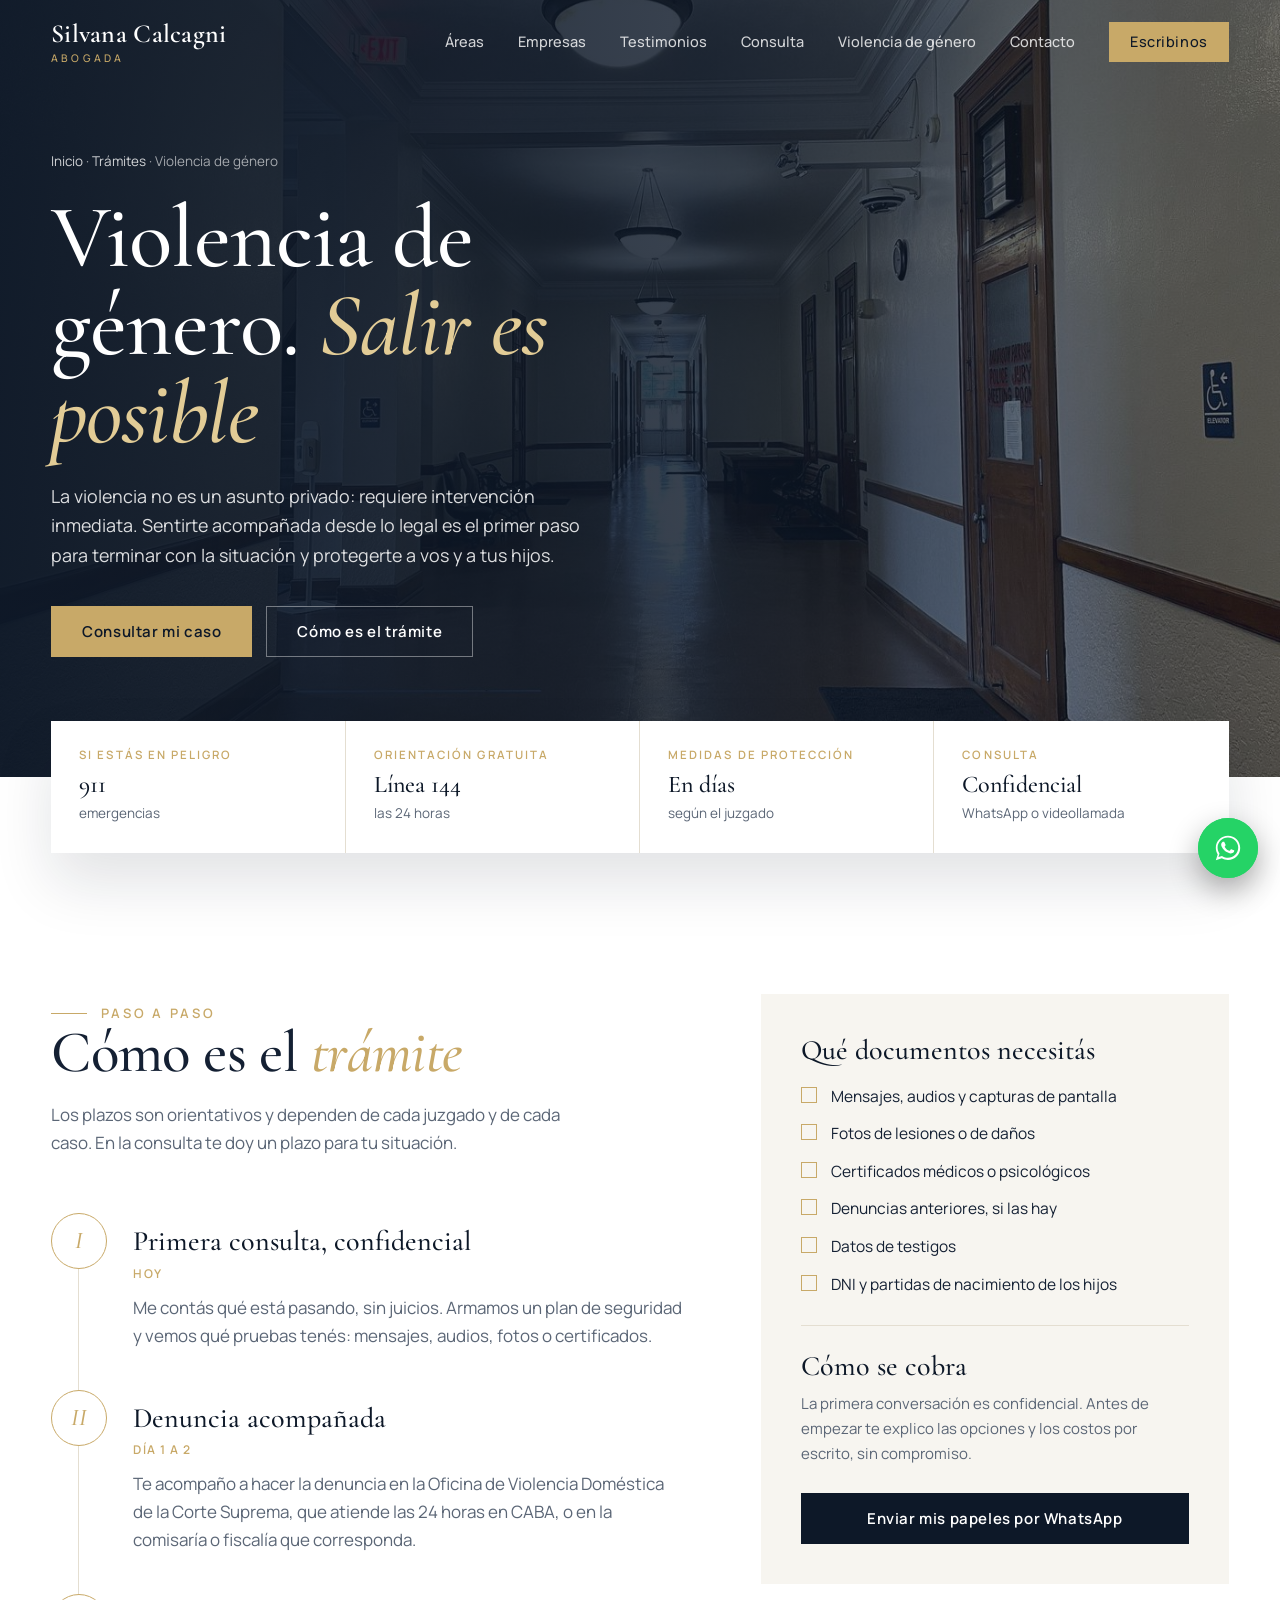
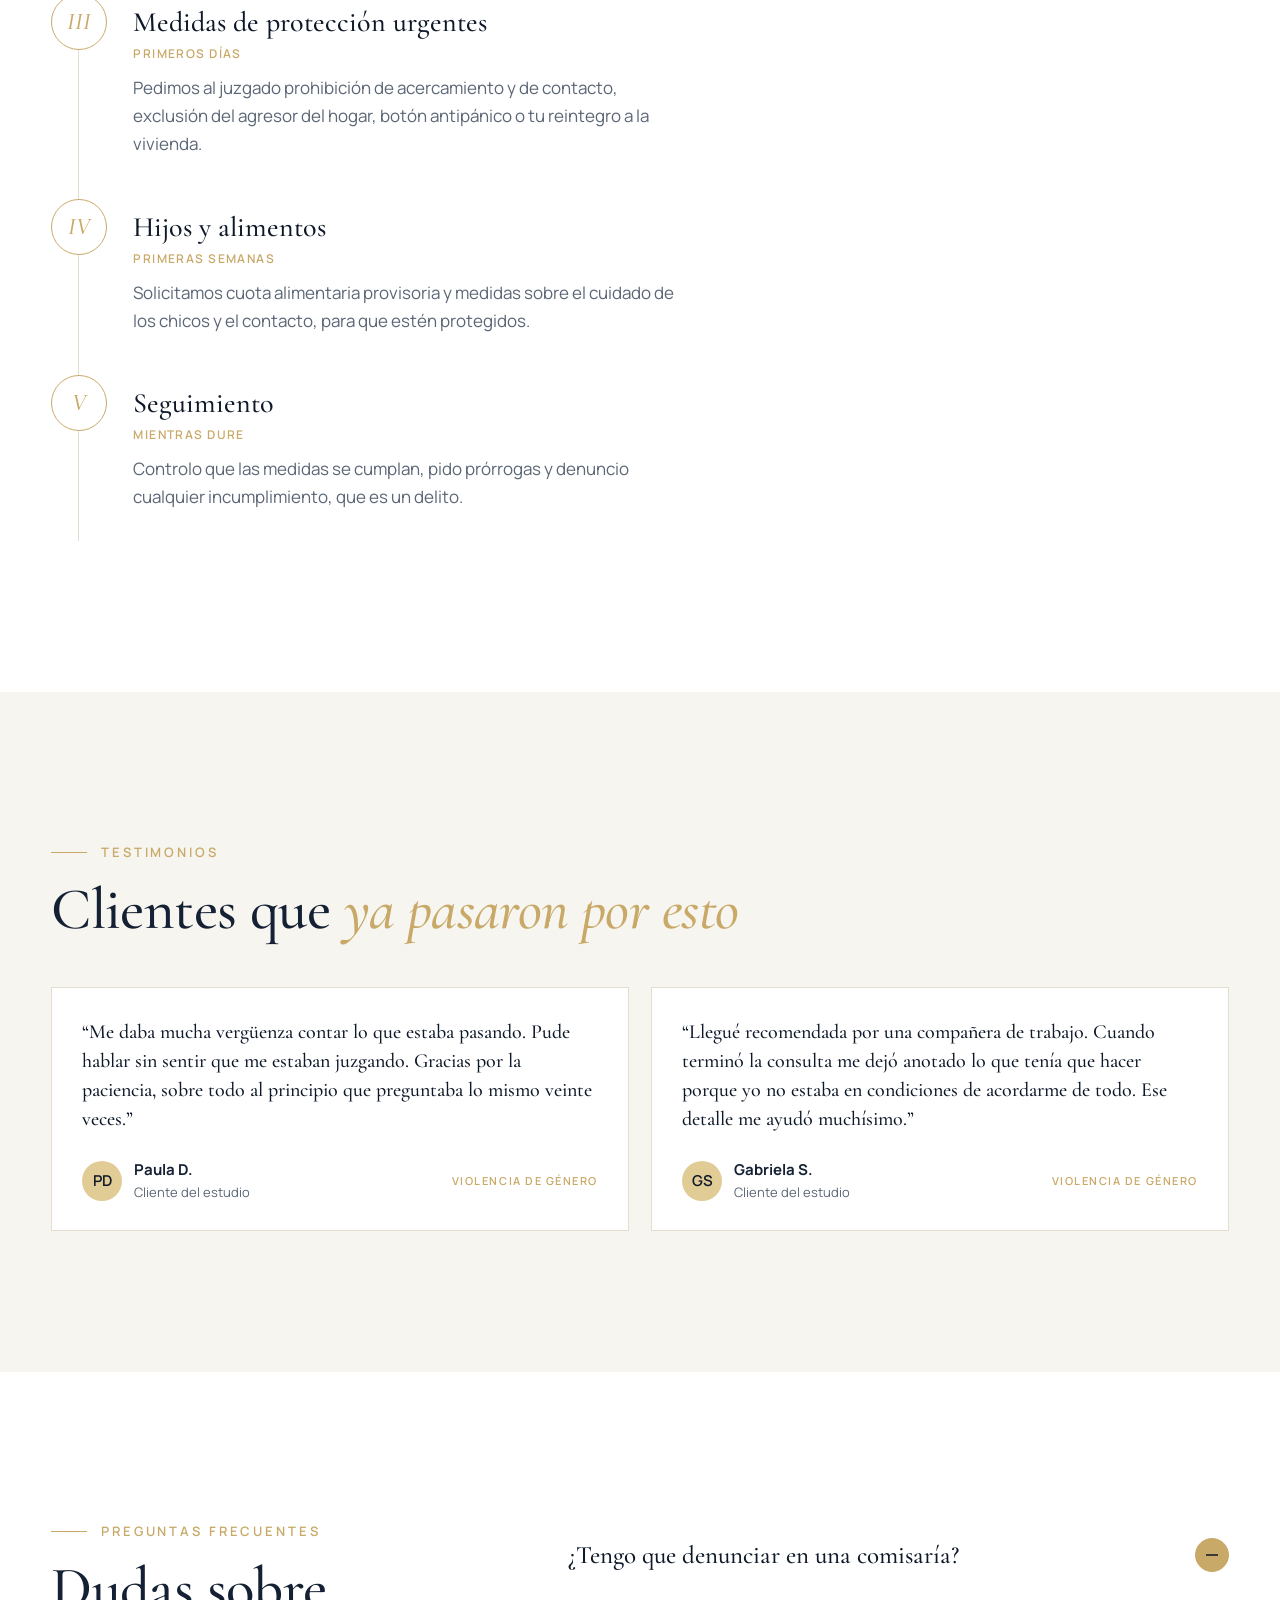
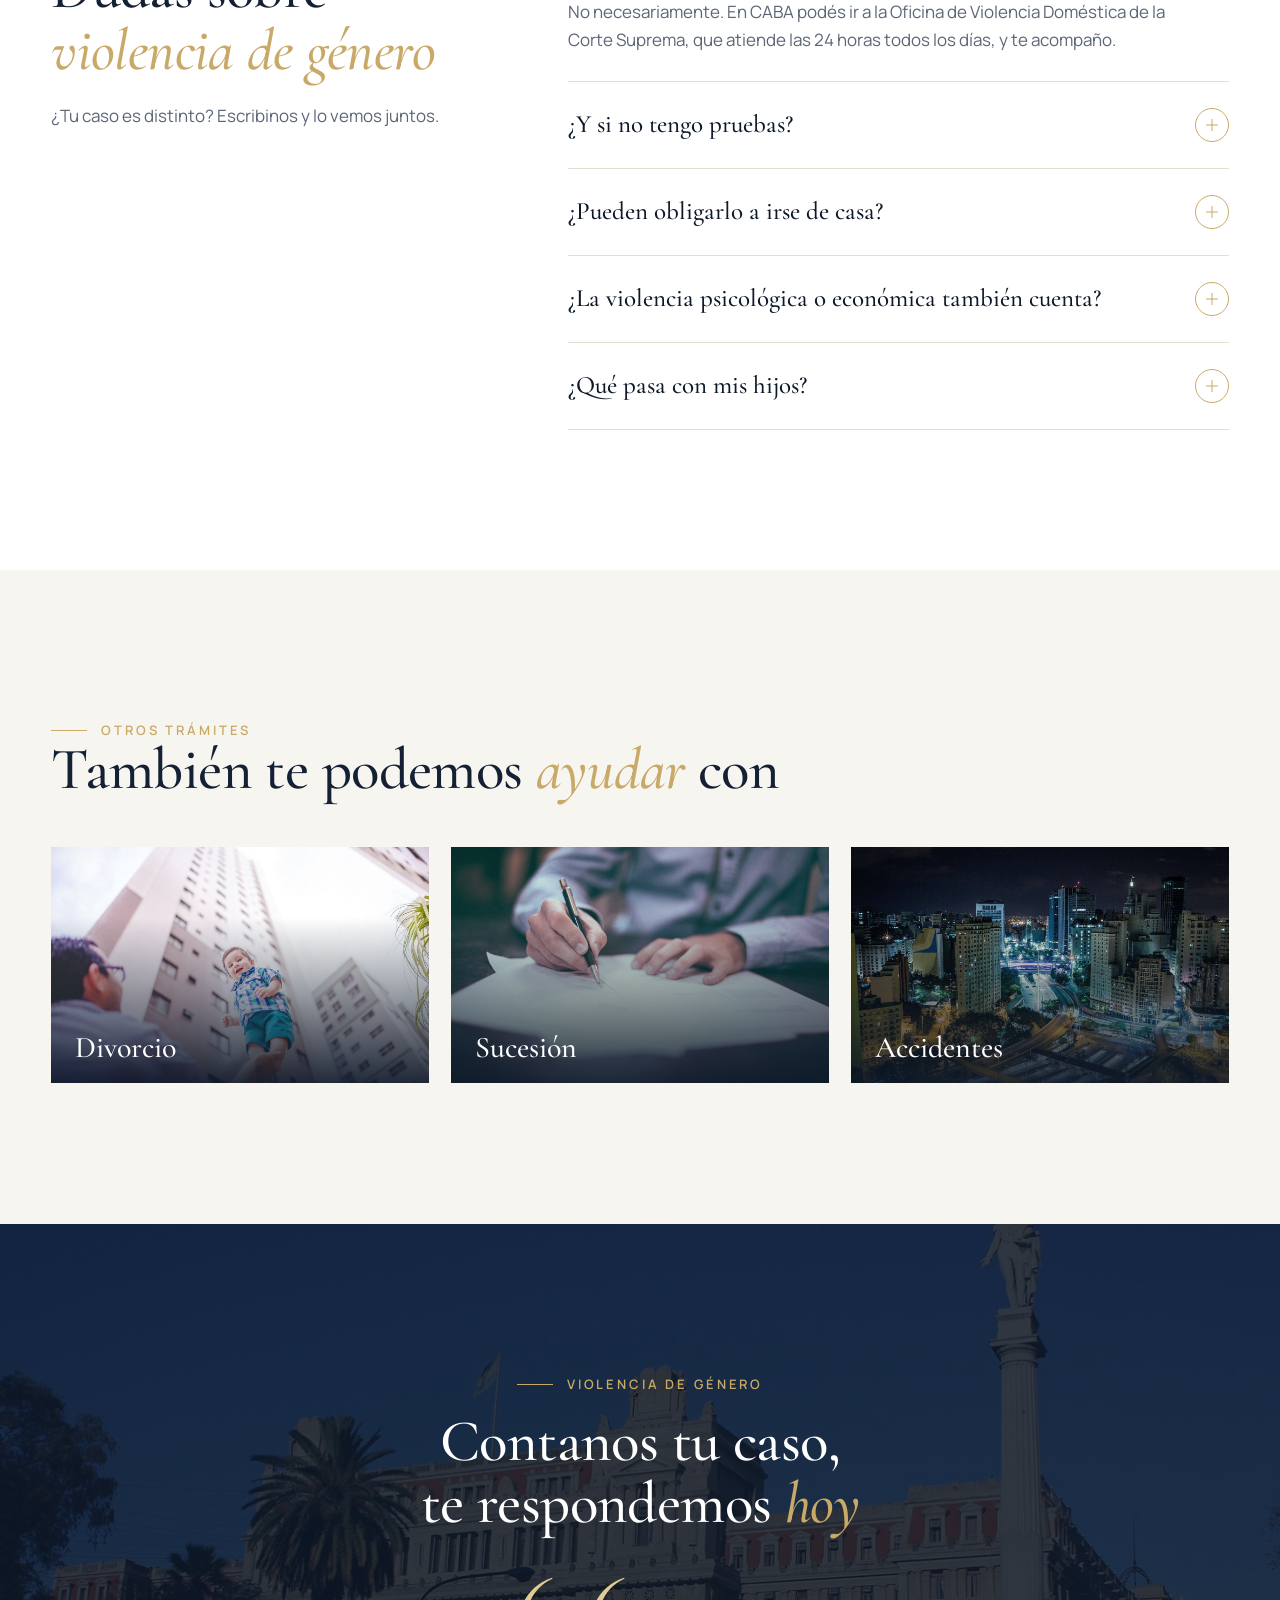
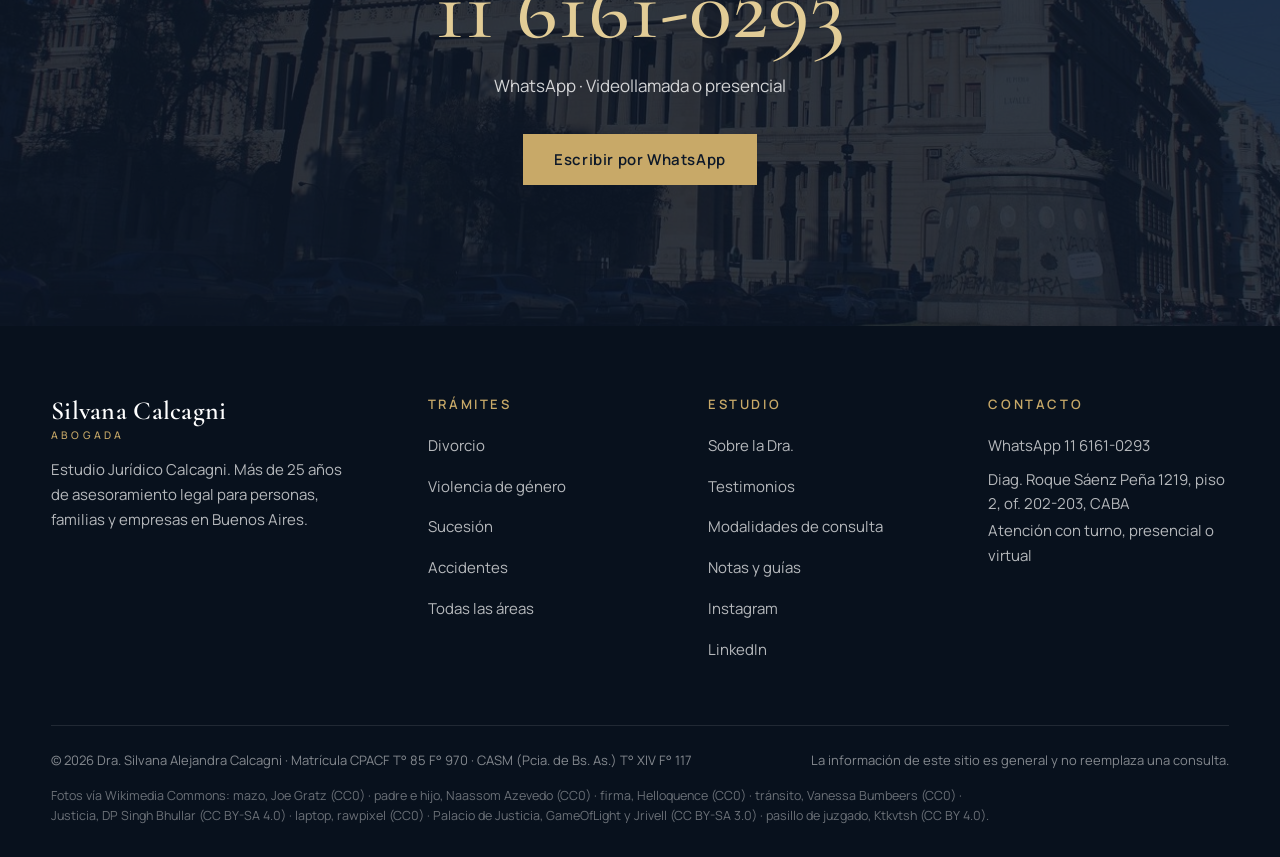
<file: violencia.html>
<!doctype html>
<html lang="es">
<head>
<meta charset="utf-8">
<meta name="viewport" content="width=device-width, initial-scale=1, viewport-fit=cover">
<title>Abogada en violencia de género y familiar · Dra. Silvana Calcagni</title>
<meta name="description" content="Abogada especializada en violencia de género y familiar en Buenos Aires. Denuncia, medidas de protección urgentes, exclusión del hogar y cuota alimentaria. Consulta confidencial.">
<link rel="canonical" href="https://abogadosdebuenosaires.com/violencia.html">
<meta property="og:type" content="website">
<meta property="og:locale" content="es_AR">
<meta property="og:site_name" content="Dra. Silvana Calcagni · Abogada">
<meta property="og:title" content="Abogada en violencia de género y familiar · Dra. Silvana Calcagni">
<meta property="og:description" content="Abogada especializada en violencia de género y familiar en Buenos Aires. Denuncia, medidas de protección urgentes, exclusión del hogar y cuota alimentaria. Consulta confidencial.">
<meta property="og:url" content="https://abogadosdebuenosaires.com/violencia.html">
<meta property="og:image" content="https://abogadosdebuenosaires.com/imagenes/hero-2.jpg">
<meta name="twitter:card" content="summary_large_image">
<link rel="preconnect" href="https://fonts.googleapis.com">
<link rel="preconnect" href="https://fonts.gstatic.com" crossorigin>
<link href="https://fonts.googleapis.com/css2?family=Cormorant+Garamond:ital,wght@0,500;0,600;1,500&family=Manrope:wght@400;500;600&display=swap" rel="stylesheet">
<link rel="stylesheet" href="estilos.css">
<script>document.documentElement.classList.add('js')</script>
<script type="application/ld+json">{"@context":"https://schema.org","@type":"Attorney","name":"Dra. Silvana Calcagni · Estudio Jurídico Calcagni","url":"https://abogadosdebuenosaires.com/","image":"https://abogadosdebuenosaires.com/imagenes/silvana.jpg","telephone":"+54 9 11 6161-0293","areaServed":[{"@type":"City","name":"Ciudad Autónoma de Buenos Aires"},{"@type":"State","name":"Provincia de Buenos Aires"}],"address":{"@type":"PostalAddress","streetAddress":"Diagonal Roque Sáenz Peña 1219, piso 2, of. 202-203","addressLocality":"Ciudad Autónoma de Buenos Aires","addressRegion":"CABA","addressCountry":"AR"},"founder":{"@type":"Person","name":"Silvana Alejandra Calcagni","jobTitle":"Abogada"},"sameAs":["https://www.instagram.com/abogadacalcagni/","https://ar.linkedin.com/in/silvana-alejandra-calcagni-197a69231"],"knowsAbout":["Derecho de familia","Violencia de género","Sucesiones","Accidentes de tránsito","Derecho penal","Asesoramiento a empresas"]}</script>
</head>
<body>
<header class="header" id="top">
  <div class="wrap">
    <a class="logo" href="index.html"><b>Silvana Calcagni</b><span>Abogada</span></a>
    <nav class="nav" aria-label="Principal">
      <a href="index.html#areas">Áreas</a><a href="index.html#empresas">Empresas</a><a href="index.html#resenas">Testimonios</a><a href="index.html#modalidades">Consulta</a><a href="violencia.html">Violencia de género</a><a href="index.html#ubicacion">Contacto</a>
      <a class="btn" data-wa="Hola Dra. Calcagni, quiero hacer una consulta." href="https://wa.me/5491161610293">Escribinos</a>
      <button class="burger" aria-label="Abrir menú" aria-expanded="false" aria-controls="mnav"><i></i></button>
    </nav>
  </div>
</header>
<nav class="mnav" id="mnav" aria-label="Menú">
  <small>Trámites</small><a href="divorcio.html">Divorcio</a><a href="violencia.html">Violencia de género</a><a href="sucesion.html">Sucesión</a><a href="accidentes.html">Accidentes</a>
  <small>El estudio</small><a href="index.html#empresas">Empresas</a><a href="index.html#resenas">Testimonios</a><a href="index.html#modalidades">Consulta</a><a href="violencia.html">Violencia de género</a><a href="index.html#ubicacion">Contacto</a>
  <a class="btn" data-wa="Hola Dra. Calcagni, quiero hacer una consulta." href="https://wa.me/5491161610293">Escribir por WhatsApp</a>
</nav>

<section class="phero">
  <div class="bg"><img src="imagenes/penal-1.jpg" alt="" width="1920" height="1280"></div>
  <div class="wrap">
    <p class="crumbs"><a href="index.html">Inicio</a> · <a href="index.html#areas">Trámites</a> · Violencia de género</p>
    <h1>Violencia de género. <em>Salir es posible</em></h1>
    <p class="lead">La violencia no es un asunto privado: requiere intervención inmediata. Sentirte acompañada desde lo legal es el primer paso para terminar con la situación y protegerte a vos y a tus hijos.</p>
    <div class="ctas">
      <a class="btn" data-wa="Hola Dra. Calcagni, quiero hacer una consulta sobre violencia de género." href="https://wa.me/5491161610293">Consultar mi caso</a>
      <a class="btn ghost" href="#pasos">Cómo es el trámite</a>
    </div>
  </div>
</section>

<div class="facts wrap"><ul data-reveal><li><small>Si estás en peligro</small><b>911</b><span>emergencias</span></li><li><small>Orientación gratuita</small><b>Línea 144</b><span>las 24 horas</span></li><li><small>Medidas de protección</small><b>En días</b><span>según el juzgado</span></li><li><small>Consulta</small><b>Confidencial</b><span>WhatsApp o videollamada</span></li></ul></div>

<main>

<section class="section" id="pasos">
  <div class="wrap two">
    <div>
      <div data-reveal><span class="kicker">Paso a paso</span><h2>Cómo es el <em>trámite</em></h2><p class="sub">Los plazos son orientativos y dependen de cada juzgado y de cada caso. En la consulta te doy un plazo para tu situación.</p></div>
      <div class="timeline"><div class="tl" data-reveal><span class="dot">I</span><div><h3>Primera consulta, confidencial</h3><span class="dur">Hoy</span><p>Me contás qué está pasando, sin juicios. Armamos un plan de seguridad y vemos qué pruebas tenés: mensajes, audios, fotos o certificados.</p></div></div><div class="tl" data-reveal><span class="dot">II</span><div><h3>Denuncia acompañada</h3><span class="dur">Día 1 a 2</span><p>Te acompaño a hacer la denuncia en la Oficina de Violencia Doméstica de la Corte Suprema, que atiende las 24 horas en CABA, o en la comisaría o fiscalía que corresponda.</p></div></div><div class="tl" data-reveal><span class="dot">III</span><div><h3>Medidas de protección urgentes</h3><span class="dur">Primeros días</span><p>Pedimos al juzgado prohibición de acercamiento y de contacto, exclusión del agresor del hogar, botón antipánico o tu reintegro a la vivienda.</p></div></div><div class="tl" data-reveal><span class="dot">IV</span><div><h3>Hijos y alimentos</h3><span class="dur">Primeras semanas</span><p>Solicitamos cuota alimentaria provisoria y medidas sobre el cuidado de los chicos y el contacto, para que estén protegidos.</p></div></div><div class="tl" data-reveal><span class="dot">V</span><div><h3>Seguimiento</h3><span class="dur">Mientras dure</span><p>Controlo que las medidas se cumplan, pido prórrogas y denuncio cualquier incumplimiento, que es un delito.</p></div></div></div>
    </div>
    <aside class="aside-box" data-reveal style="--d:1">
      <h3>Qué documentos necesitás</h3>
      <ul><li>Mensajes, audios y capturas de pantalla</li><li>Fotos de lesiones o de daños</li><li>Certificados médicos o psicológicos</li><li>Denuncias anteriores, si las hay</li><li>Datos de testigos</li><li>DNI y partidas de nacimiento de los hijos</li></ul>
      <div class="fee"><h3>Cómo se cobra</h3><p>La primera conversación es confidencial. Antes de empezar te explico las opciones y los costos por escrito, sin compromiso.</p></div>
      <a class="btn navy" data-wa="Hola Dra. Calcagni, quiero hacer una consulta sobre violencia de género." href="https://wa.me/5491161610293">Enviar mis papeles por WhatsApp</a>
    </aside>
  </div>
</section>

<section class="reviews section" style="background:var(--paper)">
  <div class="wrap">
    <div class="top">
      <div data-reveal><span class="kicker">Testimonios</span><h2>Clientes que <em>ya pasaron por esto</em></h2></div>
    </div>
    <div class="rgrid two-r" style="margin-top:46px">
      <article class="review" data-area="violencia" data-reveal style="--d:0"><p class="q">“Me daba mucha vergüenza contar lo que estaba pasando. Pude hablar sin sentir que me estaban juzgando. Gracias por la paciencia, sobre todo al principio que preguntaba lo mismo veinte veces.”</p><div class="who"><span class="av">PD</span><div><b>Paula D.</b><small>Cliente del estudio</small></div><span class="tag">Violencia de género</span></div></article>
      <article class="review" data-area="violencia" data-reveal style="--d:1"><p class="q">“Llegué recomendada por una compañera de trabajo. Cuando terminó la consulta me dejó anotado lo que tenía que hacer porque yo no estaba en condiciones de acordarme de todo. Ese detalle me ayudó muchísimo.”</p><div class="who"><span class="av">GS</span><div><b>Gabriela S.</b><small>Cliente del estudio</small></div><span class="tag">Violencia de género</span></div></article>
    </div>
  </div>
</section>

<section class="faq section" style="background:var(--white)">
  <div class="wrap grid">
    <div class="side" data-reveal><span class="kicker">Preguntas frecuentes</span><h2>Dudas sobre <em>violencia de género</em></h2><p>¿Tu caso es distinto? Escribinos y lo vemos juntos.</p></div>
    <div data-reveal style="--d:1">
      <details name="faq" open><summary>¿Tengo que denunciar en una comisaría?<i></i></summary><p>No necesariamente. En CABA podés ir a la Oficina de Violencia Doméstica de la Corte Suprema, que atiende las 24 horas todos los días, y te acompaño.</p></details>
      <details name="faq"><summary>¿Y si no tengo pruebas?<i></i></summary><p>Tu relato es importante. Muchas pruebas se reúnen después: mensajes, testigos, informes médicos o psicológicos. Lo vemos juntas en la consulta.</p></details>
      <details name="faq"><summary>¿Pueden obligarlo a irse de casa?<i></i></summary><p>Sí. La exclusión del hogar es una de las medidas que puede ordenar el juez para protegerte.</p></details>
      <details name="faq"><summary>¿La violencia psicológica o económica también cuenta?<i></i></summary><p>Sí. La ley reconoce la violencia física, psicológica, sexual, económica y simbólica, entre otras.</p></details>
      <details name="faq"><summary>¿Qué pasa con mis hijos?<i></i></summary><p>Se pueden pedir una cuota alimentaria provisoria y medidas sobre su cuidado y el contacto con el otro progenitor, para protegerlos.</p></details>
    </div>
  </div>
</section>

<section class="section" style="background:var(--paper)">
  <div class="wrap">
    <div data-reveal><span class="kicker">Otros trámites</span><h2>También te podemos <em>ayudar</em> con</h2></div>
    <div class="related"><a href="divorcio.html" data-reveal style="--d:0"><img src="imagenes/familia-1.jpg" alt="" loading="lazy"><span>Divorcio</span></a><a href="sucesion.html" data-reveal style="--d:1"><img src="imagenes/sucesiones-1.jpg" alt="" loading="lazy"><span>Sucesión</span></a><a href="accidentes.html" data-reveal style="--d:2"><img src="imagenes/accidentes-2.jpg" alt="" loading="lazy"><span>Accidentes</span></a></div>
  </div>
</section>

<section class="cta section" id="contacto">
  <div class="bg" aria-hidden="true"><img src="imagenes/buenos-aires-1.jpg" alt="" loading="lazy" width="1920" height="1280"></div>
  <div class="wrap" data-reveal>
    <span class="kicker">Violencia de género</span>
    <h2>Contanos tu caso, te respondemos <em>hoy</em></h2>
    <a class="phone" href="https://wa.me/5491161610293" target="_blank" rel="noopener">11 6161-0293</a>
    <p>WhatsApp · Videollamada o presencial</p>
    <a class="btn" data-wa="Hola Dra. Calcagni, quiero hacer una consulta sobre violencia de género." href="https://wa.me/5491161610293">Escribir por WhatsApp</a>
  </div>
</section>
</main>
<footer class="footer">
  <div class="wrap">
    <div class="cols">
      <div class="about-f"><a class="logo" href="index.html"><b>Silvana Calcagni</b><span>Abogada</span></a><p>Estudio Jurídico Calcagni. Más de 25 años de asesoramiento legal para personas, familias y empresas en Buenos Aires.</p></div>
      <div><h4>Trámites</h4><ul><li><a href="divorcio.html">Divorcio</a></li><li><a href="violencia.html">Violencia de género</a></li><li><a href="sucesion.html">Sucesión</a></li><li><a href="accidentes.html">Accidentes</a></li><li><a href="index.html#areas">Todas las áreas</a></li></ul></div>
      <div><h4>Estudio</h4><ul><li><a href="index.html#estudio">Sobre la Dra.</a></li><li><a href="index.html#resenas">Testimonios</a></li><li><a href="index.html#modalidades">Modalidades de consulta</a></li><li><a href="index.html#notas">Notas y guías</a></li><li><a href="https://www.instagram.com/abogadacalcagni/" target="_blank" rel="noopener">Instagram</a></li><li><a href="https://ar.linkedin.com/in/silvana-alejandra-calcagni-197a69231" target="_blank" rel="noopener">LinkedIn</a></li></ul></div>
      <div><h4>Contacto</h4><ul><li><a href="https://wa.me/5491161610293" target="_blank" rel="noopener">WhatsApp 11 6161-0293</a></li><li>Diag. Roque Sáenz Peña 1219, piso 2, of. 202-203, CABA</li><li>Atención con turno, presencial o virtual</li></ul></div>
    </div>
    <div class="bottom"><span>© 2026 Dra. Silvana Alejandra Calcagni · Matrícula CPACF T° 85 F° 970 · CASM (Pcia. de Bs. As.) T° XIV F° 117</span><span>La información de este sitio es general y no reemplaza una consulta.</span></div>
    <p class="credits">Fotos vía Wikimedia Commons: mazo, Joe Gratz (CC0) · padre e hijo, Naassom Azevedo (CC0) · firma, Helloquence (CC0) · tránsito, Vanessa Bumbeers (CC0) · Justicia, DP Singh Bhullar (CC BY-SA 4.0) · laptop, rawpixel (CC0) · Palacio de Justicia, GameOfLight y Jrivell (CC BY-SA 3.0) · pasillo de juzgado, Ktkvtsh (CC BY 4.0).</p>
  </div>
</footer>

<a class="wa-float" data-wa="Hola Dra. Calcagni, quiero hacer una consulta." href="https://wa.me/5491161610293" aria-label="Escribir por WhatsApp"><svg viewBox="0 0 32 32" aria-hidden="true"><path d="M16 3C8.8 3 3 8.7 3 15.8c0 2.5.7 4.9 2 7L3 29l6.4-2c2 1.1 4.3 1.7 6.6 1.7 7.2 0 13-5.7 13-12.8S23.2 3 16 3zm0 23.4c-2.1 0-4.2-.6-6-1.7l-.4-.3-3.8 1.2 1.2-3.7-.3-.4c-1.2-1.8-1.8-3.9-1.8-6 0-5.9 4.9-10.7 11-10.7s11 4.8 11 10.7-4.9 10.9-10.9 10.9zm6-8c-.3-.2-2-1-2.3-1.1-.3-.1-.5-.2-.8.2-.2.3-.9 1.1-1.1 1.3-.2.2-.4.2-.7.1-.3-.2-1.4-.5-2.7-1.6-1-.9-1.7-2-1.9-2.3-.2-.3 0-.5.1-.7l.5-.6c.2-.2.2-.4.3-.6.1-.2 0-.4 0-.6l-1.1-2.5c-.3-.7-.6-.6-.8-.6h-.7c-.2 0-.6.1-.9.4-.3.3-1.2 1.1-1.2 2.7s1.2 3.1 1.4 3.4c.2.2 2.4 3.6 5.8 5 .8.4 1.5.6 2 .7.8.3 1.6.2 2.2.1.7-.1 2-.8 2.3-1.6.3-.8.3-1.4.2-1.6-.1-.1-.3-.2-.6-.3z"/></svg></a>
<script src="app.js"></script>
</body>
</html>
</file>
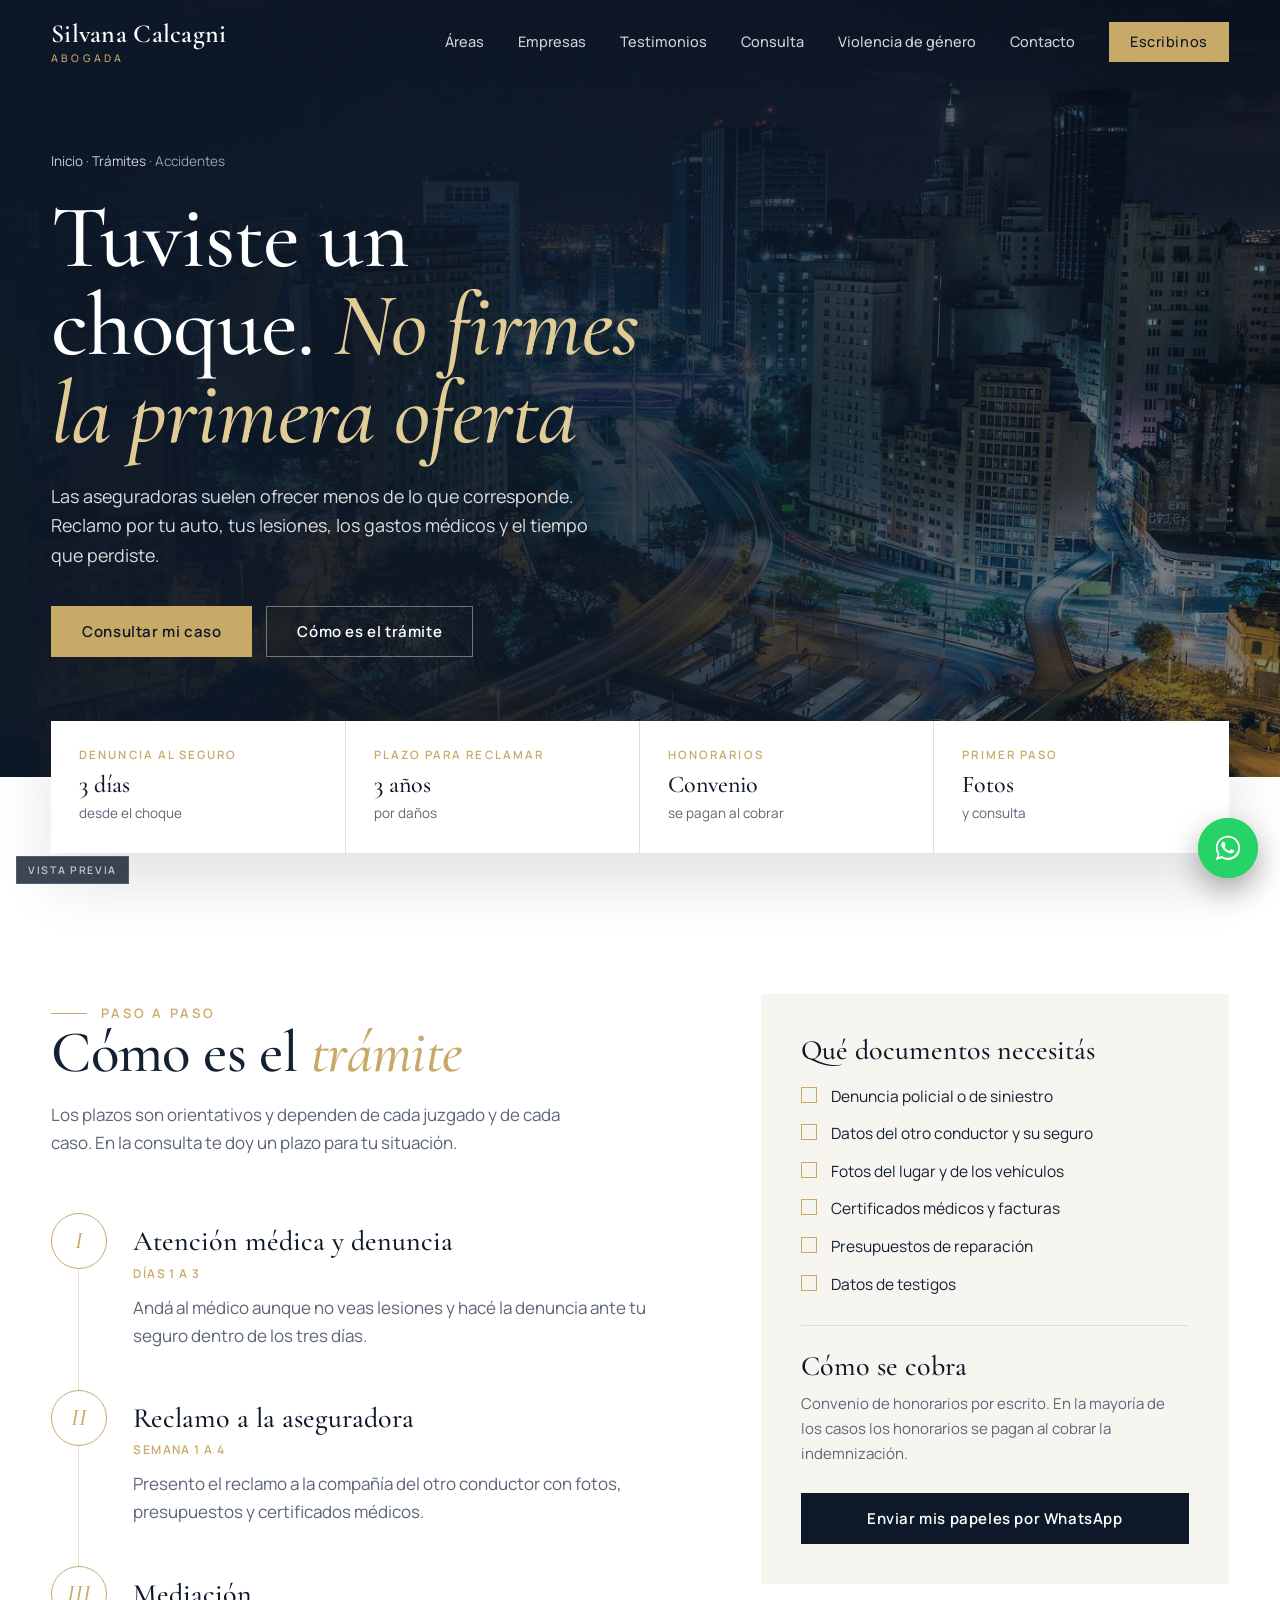
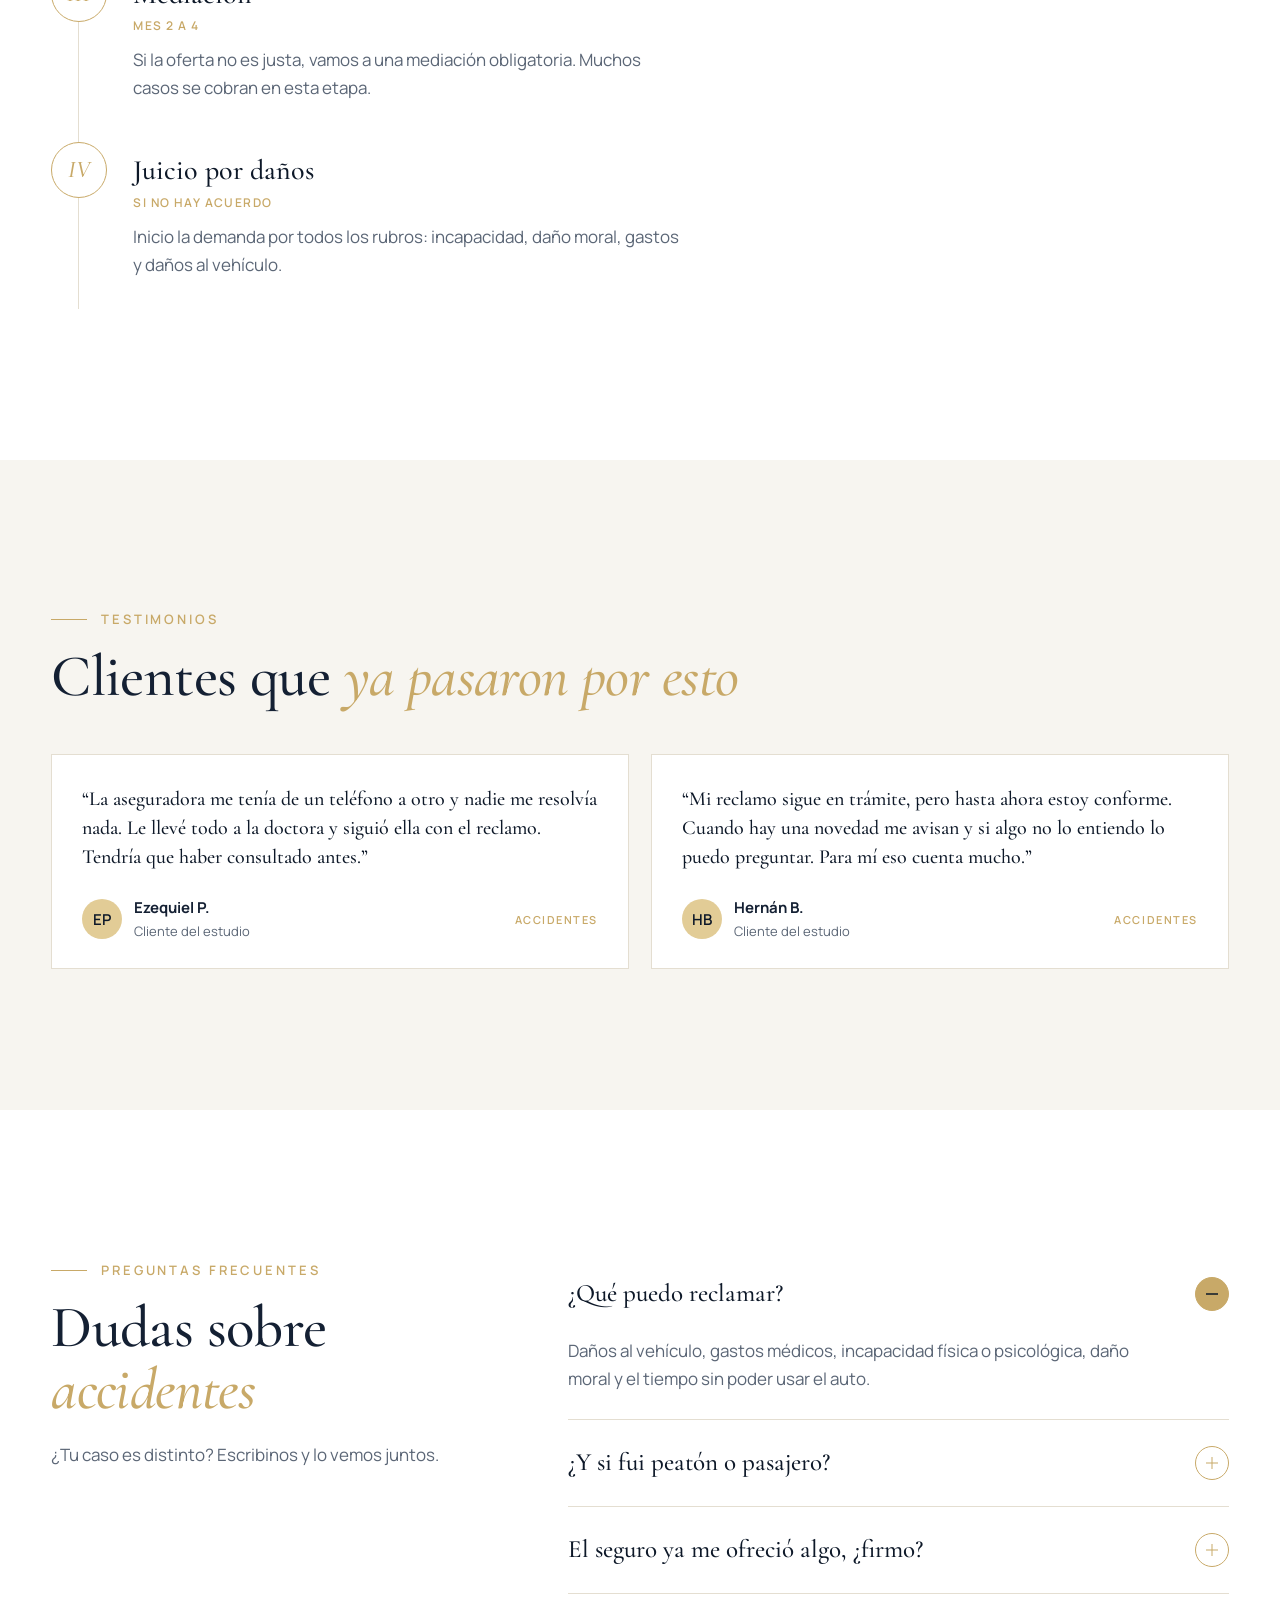
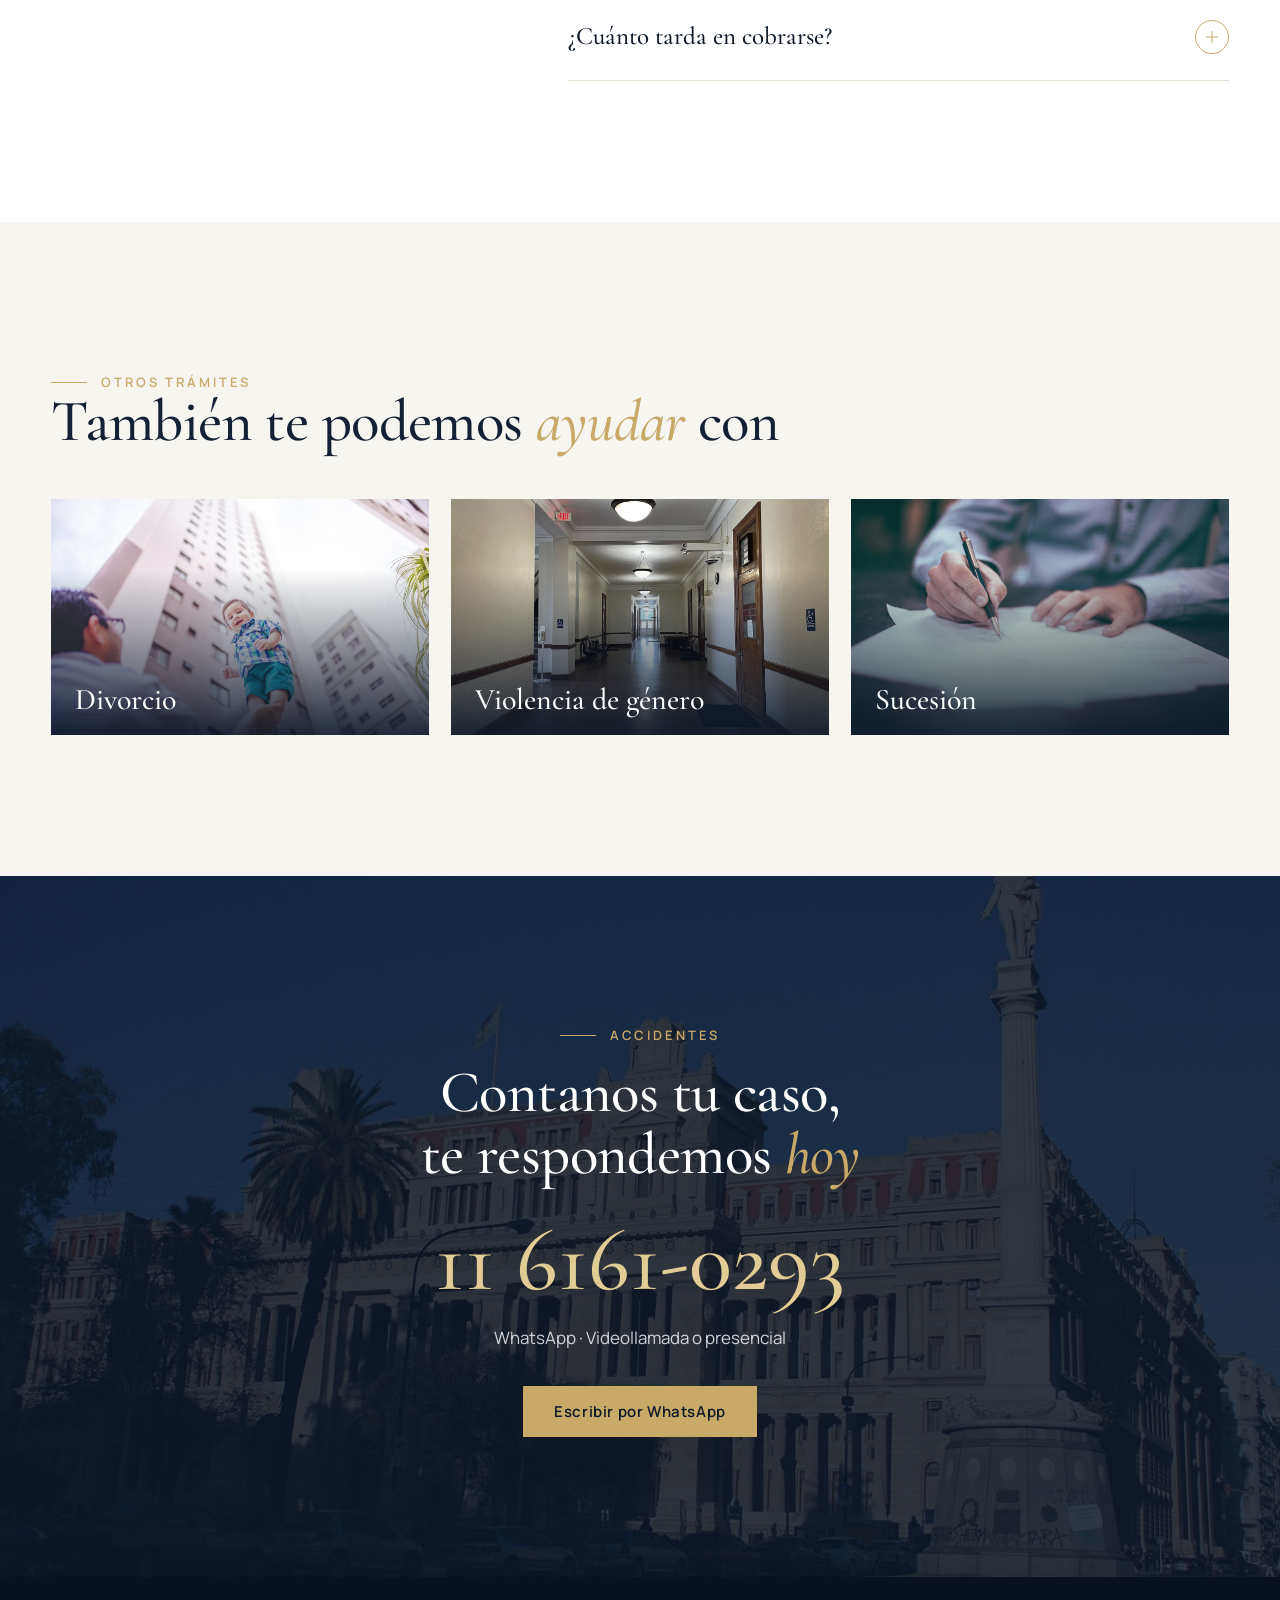
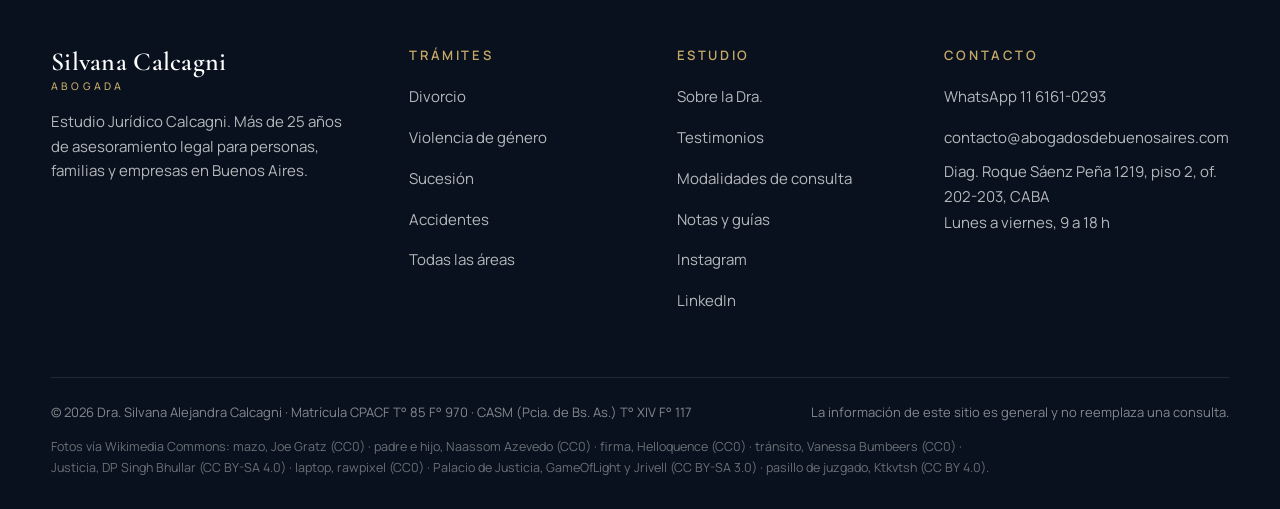
<file: vista-previa/accidentes.html>
<!doctype html>
<html lang="es">
<head>
<meta charset="utf-8">
<meta name="robots" content="noindex, nofollow">
<meta name="viewport" content="width=device-width, initial-scale=1, viewport-fit=cover">
<title>Abogada de accidentes de tránsito en CABA · Dra. Silvana Calcagni</title>
<meta name="description" content="Choques de auto, moto o peatón en Buenos Aires. Reclamo a la aseguradora, mediación y juicio por daños. Consultá antes de firmar.">
<link rel="preconnect" href="https://fonts.googleapis.com">
<link rel="preconnect" href="https://fonts.gstatic.com" crossorigin>
<link href="https://fonts.googleapis.com/css2?family=Cormorant+Garamond:ital,wght@0,500;0,600;1,500&family=Manrope:wght@400;500;600&display=swap" rel="stylesheet">
<link rel="stylesheet" href="estilos.css">
<script>document.documentElement.classList.add('js')</script>
<script type="application/ld+json">{"@context":"https://schema.org","@type":"LegalService","name":"Dra. Silvana Calcagni · Estudio Jurídico Calcagni","url":"https://abogadosdebuenosaires.com/","telephone":"+54 9 11 6161-0293","areaServed":"Buenos Aires","address":{"@type":"PostalAddress","streetAddress":"Diagonal Roque Sáenz Peña 1219, piso 2, of. 202-203","addressLocality":"Ciudad Autónoma de Buenos Aires","addressCountry":"AR"},"knowsAbout":["Derecho de familia","Violencia de género","Sucesiones","Accidentes de tránsito","Derecho penal","Asesoramiento a empresas"]}</script>
</head>
<body>
<header class="header" id="top">
  <div class="wrap">
    <a class="logo" href="index.html"><b>Silvana Calcagni</b><span>Abogada</span></a>
    <nav class="nav" aria-label="Principal">
      <a href="index.html#areas">Áreas</a><a href="index.html#empresas">Empresas</a><a href="index.html#resenas">Testimonios</a><a href="index.html#modalidades">Consulta</a><a href="violencia.html">Violencia de género</a><a href="index.html#ubicacion">Contacto</a>
      <a class="btn" data-wa="Hola Dra. Calcagni, quiero hacer una consulta." href="https://wa.me/5491161610293">Escribinos</a>
      <button class="burger" aria-label="Abrir menú" aria-expanded="false" aria-controls="mnav"><i></i></button>
    </nav>
  </div>
</header>
<nav class="mnav" id="mnav" aria-label="Menú">
  <small>Trámites</small><a href="divorcio.html">Divorcio</a><a href="violencia.html">Violencia de género</a><a href="sucesion.html">Sucesión</a><a href="accidentes.html">Accidentes</a>
  <small>El estudio</small><a href="index.html#empresas">Empresas</a><a href="index.html#resenas">Testimonios</a><a href="index.html#modalidades">Consulta</a><a href="violencia.html">Violencia de género</a><a href="index.html#ubicacion">Contacto</a>
  <a class="btn" data-wa="Hola Dra. Calcagni, quiero hacer una consulta." href="https://wa.me/5491161610293">Escribir por WhatsApp</a>
</nav>

<section class="phero">
  <div class="bg"><img src="../imagenes/accidentes-2.jpg" alt="" width="1920" height="1280"></div>
  <div class="wrap">
    <p class="crumbs"><a href="index.html">Inicio</a> · <a href="index.html#areas">Trámites</a> · Accidentes</p>
    <h1>Tuviste un choque. <em>No firmes la primera oferta</em></h1>
    <p class="lead">Las aseguradoras suelen ofrecer menos de lo que corresponde. Reclamo por tu auto, tus lesiones, los gastos médicos y el tiempo que perdiste.</p>
    <div class="ctas">
      <a class="btn" data-wa="Hola Dra. Calcagni, quiero hacer una consulta sobre accidentes." href="https://wa.me/5491161610293">Consultar mi caso</a>
      <a class="btn ghost" href="#pasos">Cómo es el trámite</a>
    </div>
  </div>
</section>

<div class="facts wrap"><ul data-reveal><li><small>Denuncia al seguro</small><b>3 días</b><span>desde el choque</span></li><li><small>Plazo para reclamar</small><b>3 años</b><span>por daños</span></li><li><small>Honorarios</small><b>Convenio</b><span>se pagan al cobrar</span></li><li><small>Primer paso</small><b>Fotos</b><span>y consulta</span></li></ul></div>

<main>

<section class="section" id="pasos">
  <div class="wrap two">
    <div>
      <div data-reveal><span class="kicker">Paso a paso</span><h2>Cómo es el <em>trámite</em></h2><p class="sub">Los plazos son orientativos y dependen de cada juzgado y de cada caso. En la consulta te doy un plazo para tu situación.</p></div>
      <div class="timeline"><div class="tl" data-reveal><span class="dot">I</span><div><h3>Atención médica y denuncia</h3><span class="dur">Días 1 a 3</span><p>Andá al médico aunque no veas lesiones y hacé la denuncia ante tu seguro dentro de los tres días.</p></div></div><div class="tl" data-reveal><span class="dot">II</span><div><h3>Reclamo a la aseguradora</h3><span class="dur">Semana 1 a 4</span><p>Presento el reclamo a la compañía del otro conductor con fotos, presupuestos y certificados médicos.</p></div></div><div class="tl" data-reveal><span class="dot">III</span><div><h3>Mediación</h3><span class="dur">Mes 2 a 4</span><p>Si la oferta no es justa, vamos a una mediación obligatoria. Muchos casos se cobran en esta etapa.</p></div></div><div class="tl" data-reveal><span class="dot">IV</span><div><h3>Juicio por daños</h3><span class="dur">Si no hay acuerdo</span><p>Inicio la demanda por todos los rubros: incapacidad, daño moral, gastos y daños al vehículo.</p></div></div></div>
    </div>
    <aside class="aside-box" data-reveal style="--d:1">
      <h3>Qué documentos necesitás</h3>
      <ul><li>Denuncia policial o de siniestro</li><li>Datos del otro conductor y su seguro</li><li>Fotos del lugar y de los vehículos</li><li>Certificados médicos y facturas</li><li>Presupuestos de reparación</li><li>Datos de testigos</li></ul>
      <div class="fee"><h3>Cómo se cobra</h3><p>Convenio de honorarios por escrito. En la mayoría de los casos los honorarios se pagan al cobrar la indemnización.</p></div>
      <a class="btn navy" data-wa="Hola Dra. Calcagni, quiero hacer una consulta sobre accidentes." href="https://wa.me/5491161610293">Enviar mis papeles por WhatsApp</a>
    </aside>
  </div>
</section>

<section class="reviews section" style="background:var(--paper)">
  <div class="wrap">
    <div class="top">
      <div data-reveal><span class="kicker">Testimonios</span><h2>Clientes que <em>ya pasaron por esto</em></h2></div>
    </div>
    <div class="rgrid two-r" style="margin-top:46px">
      <article class="review" data-area="accidentes" data-reveal style="--d:0"><p class="q">“La aseguradora me tenía de un teléfono a otro y nadie me resolvía nada. Le llevé todo a la doctora y siguió ella con el reclamo. Tendría que haber consultado antes.”</p><div class="who"><span class="av">EP</span><div><b>Ezequiel P.</b><small>Cliente del estudio</small></div><span class="tag">Accidentes</span></div></article>
      <article class="review" data-area="accidentes" data-reveal style="--d:1"><p class="q">“Mi reclamo sigue en trámite, pero hasta ahora estoy conforme. Cuando hay una novedad me avisan y si algo no lo entiendo lo puedo preguntar. Para mí eso cuenta mucho.”</p><div class="who"><span class="av">HB</span><div><b>Hernán B.</b><small>Cliente del estudio</small></div><span class="tag">Accidentes</span></div></article>
    </div>
  </div>
</section>

<section class="faq section" style="background:var(--white)">
  <div class="wrap grid">
    <div class="side" data-reveal><span class="kicker">Preguntas frecuentes</span><h2>Dudas sobre <em>accidentes</em></h2><p>¿Tu caso es distinto? Escribinos y lo vemos juntos.</p></div>
    <div data-reveal style="--d:1">
      <details name="faq" open><summary>¿Qué puedo reclamar?<i></i></summary><p>Daños al vehículo, gastos médicos, incapacidad física o psicológica, daño moral y el tiempo sin poder usar el auto.</p></details>
      <details name="faq"><summary>¿Y si fui peatón o pasajero?<i></i></summary><p>También podés reclamar, y en general en mejores condiciones, porque no conducías.</p></details>
      <details name="faq"><summary>El seguro ya me ofreció algo, ¿firmo?<i></i></summary><p>No sin asesorarte. Una vez firmado, en general no se puede reclamar más.</p></details>
      <details name="faq"><summary>¿Cuánto tarda en cobrarse?<i></i></summary><p>Por vía administrativa o mediación, unos meses. Un juicio puede llevar dos a cuatro años.</p></details>
    </div>
  </div>
</section>

<section class="section" style="background:var(--paper)">
  <div class="wrap">
    <div data-reveal><span class="kicker">Otros trámites</span><h2>También te podemos <em>ayudar</em> con</h2></div>
    <div class="related"><a href="divorcio.html" data-reveal style="--d:0"><img src="../imagenes/familia-1.jpg" alt="" loading="lazy"><span>Divorcio</span></a><a href="violencia.html" data-reveal style="--d:1"><img src="../imagenes/penal-1.jpg" alt="" loading="lazy"><span>Violencia de género</span></a><a href="sucesion.html" data-reveal style="--d:2"><img src="../imagenes/sucesiones-1.jpg" alt="" loading="lazy"><span>Sucesión</span></a></div>
  </div>
</section>

<section class="cta section" id="contacto">
  <div class="bg" aria-hidden="true"><img src="../imagenes/buenos-aires-1.jpg" alt="" loading="lazy" width="1920" height="1280"></div>
  <div class="wrap" data-reveal>
    <span class="kicker">Accidentes</span>
    <h2>Contanos tu caso, te respondemos <em>hoy</em></h2>
    <a class="phone" href="https://wa.me/5491161610293" target="_blank" rel="noopener">11 6161-0293</a>
    <p>WhatsApp · Videollamada o presencial</p>
    <a class="btn" data-wa="Hola Dra. Calcagni, quiero hacer una consulta sobre accidentes." href="https://wa.me/5491161610293">Escribir por WhatsApp</a>
  </div>
</section>
</main>
<footer class="footer">
  <div class="wrap">
    <div class="cols">
      <div class="about-f"><a class="logo" href="index.html"><b>Silvana Calcagni</b><span>Abogada</span></a><p>Estudio Jurídico Calcagni. Más de 25 años de asesoramiento legal para personas, familias y empresas en Buenos Aires.</p></div>
      <div><h4>Trámites</h4><ul><li><a href="divorcio.html">Divorcio</a></li><li><a href="violencia.html">Violencia de género</a></li><li><a href="sucesion.html">Sucesión</a></li><li><a href="accidentes.html">Accidentes</a></li><li><a href="index.html#areas">Todas las áreas</a></li></ul></div>
      <div><h4>Estudio</h4><ul><li><a href="index.html#estudio">Sobre la Dra.</a></li><li><a href="index.html#resenas">Testimonios</a></li><li><a href="index.html#modalidades">Modalidades de consulta</a></li><li><a href="index.html#notas">Notas y guías</a></li><li><a href="https://www.instagram.com/abogadacalcagni/" target="_blank" rel="noopener">Instagram</a></li><li><a href="https://ar.linkedin.com/in/silvana-alejandra-calcagni-197a69231" target="_blank" rel="noopener">LinkedIn</a></li></ul></div>
      <div><h4>Contacto</h4><ul><li><a href="https://wa.me/5491161610293" target="_blank" rel="noopener">WhatsApp 11 6161-0293</a></li><li><a href="mailto:contacto@abogadosdebuenosaires.com">contacto@abogadosdebuenosaires.com</a></li><li>Diag. Roque Sáenz Peña 1219, piso 2, of. 202-203, CABA</li><li>Lunes a viernes, 9 a 18 h</li></ul></div>
    </div>
    <div class="bottom"><span>© 2026 Dra. Silvana Alejandra Calcagni · Matrícula CPACF T° 85 F° 970 · CASM (Pcia. de Bs. As.) T° XIV F° 117</span><span>La información de este sitio es general y no reemplaza una consulta.</span></div>
    <p class="credits">Fotos vía Wikimedia Commons: mazo, Joe Gratz (CC0) · padre e hijo, Naassom Azevedo (CC0) · firma, Helloquence (CC0) · tránsito, Vanessa Bumbeers (CC0) · Justicia, DP Singh Bhullar (CC BY-SA 4.0) · laptop, rawpixel (CC0) · Palacio de Justicia, GameOfLight y Jrivell (CC BY-SA 3.0) · pasillo de juzgado, Ktkvtsh (CC BY 4.0).</p>
  </div>
</footer>

<a class="wa-float" data-wa="Hola Dra. Calcagni, quiero hacer una consulta." href="https://wa.me/5491161610293" aria-label="Escribir por WhatsApp"><svg viewBox="0 0 32 32" aria-hidden="true"><path d="M16 3C8.8 3 3 8.7 3 15.8c0 2.5.7 4.9 2 7L3 29l6.4-2c2 1.1 4.3 1.7 6.6 1.7 7.2 0 13-5.7 13-12.8S23.2 3 16 3zm0 23.4c-2.1 0-4.2-.6-6-1.7l-.4-.3-3.8 1.2 1.2-3.7-.3-.4c-1.2-1.8-1.8-3.9-1.8-6 0-5.9 4.9-10.7 11-10.7s11 4.8 11 10.7-4.9 10.9-10.9 10.9zm6-8c-.3-.2-2-1-2.3-1.1-.3-.1-.5-.2-.8.2-.2.3-.9 1.1-1.1 1.3-.2.2-.4.2-.7.1-.3-.2-1.4-.5-2.7-1.6-1-.9-1.7-2-1.9-2.3-.2-.3 0-.5.1-.7l.5-.6c.2-.2.2-.4.3-.6.1-.2 0-.4 0-.6l-1.1-2.5c-.3-.7-.6-.6-.8-.6h-.7c-.2 0-.6.1-.9.4-.3.3-1.2 1.1-1.2 2.7s1.2 3.1 1.4 3.4c.2.2 2.4 3.6 5.8 5 .8.4 1.5.6 2 .7.8.3 1.6.2 2.2.1.7-.1 2-.8 2.3-1.6.3-.8.3-1.4.2-1.6-.1-.1-.3-.2-.6-.3z"/></svg></a>
<span class="preview" aria-hidden="true">Vista previa</span>
<script src="app.js"></script>
</body>
</html>
</file>
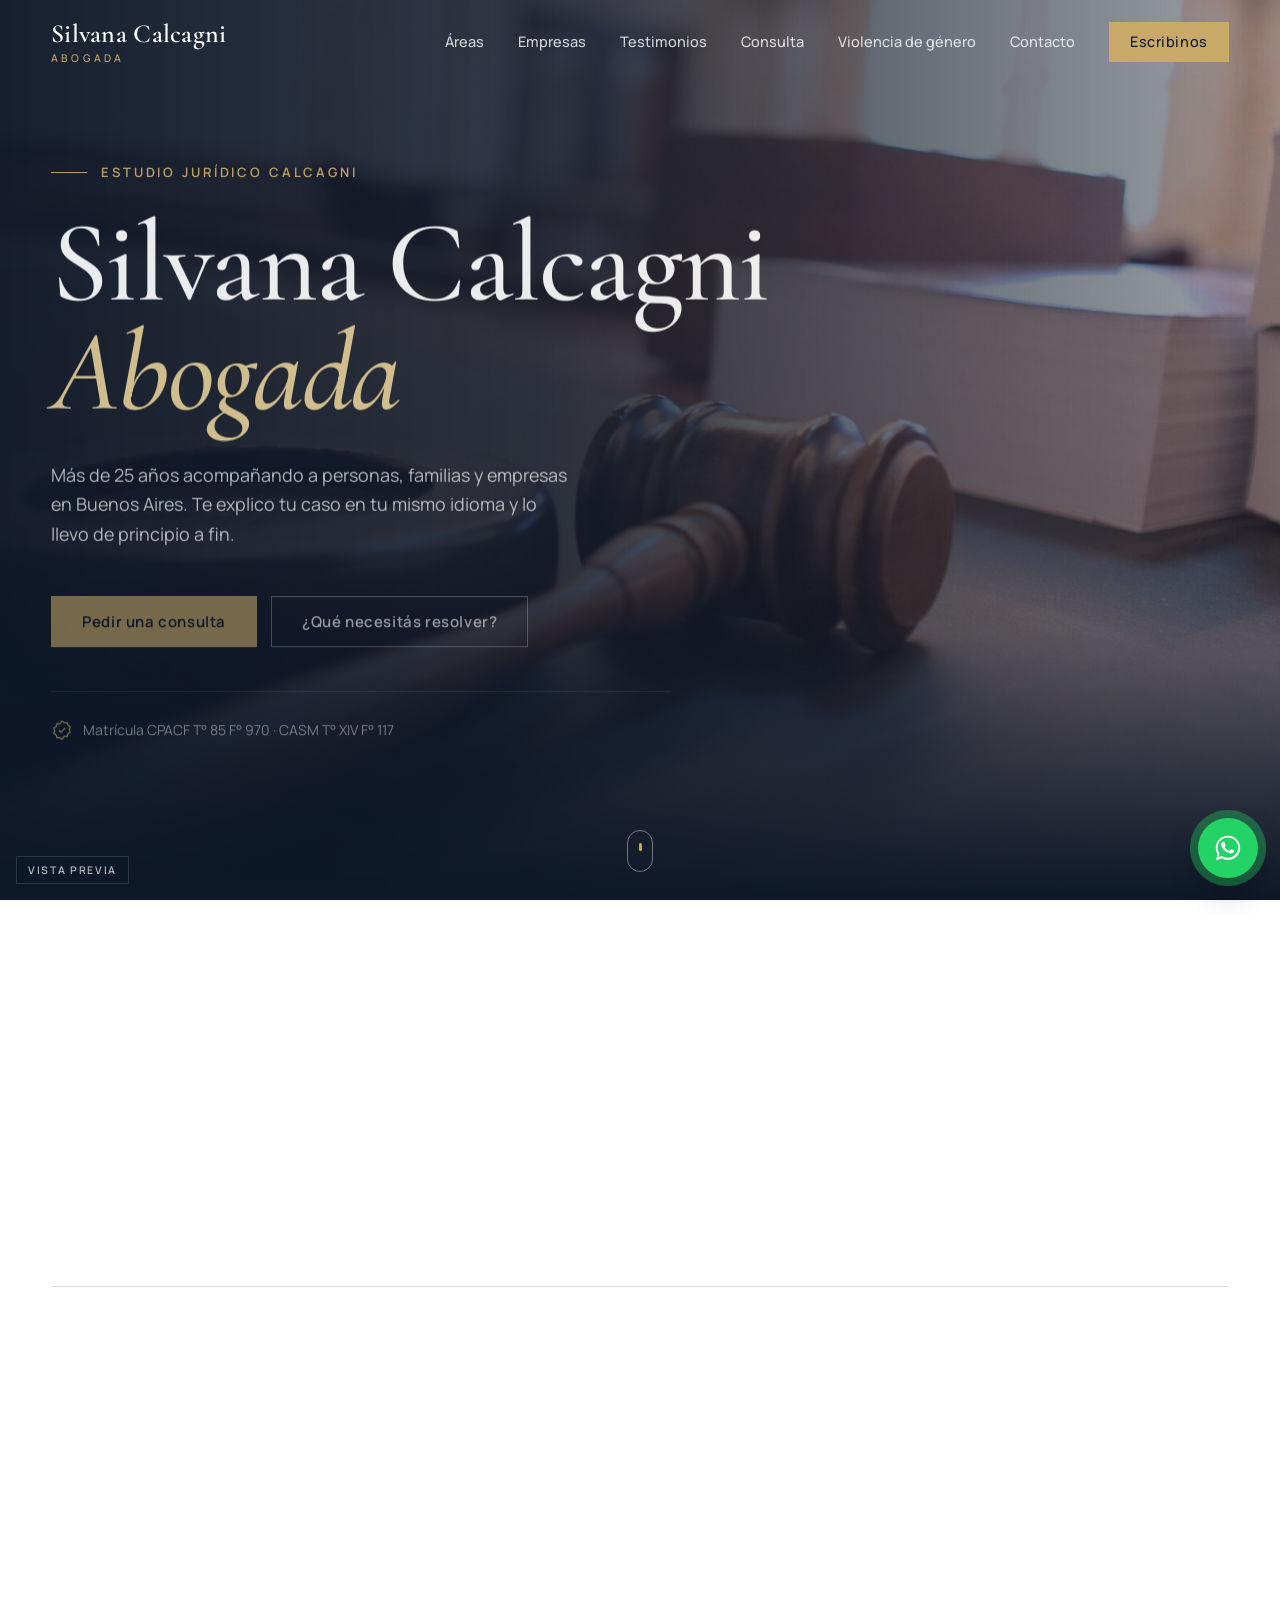
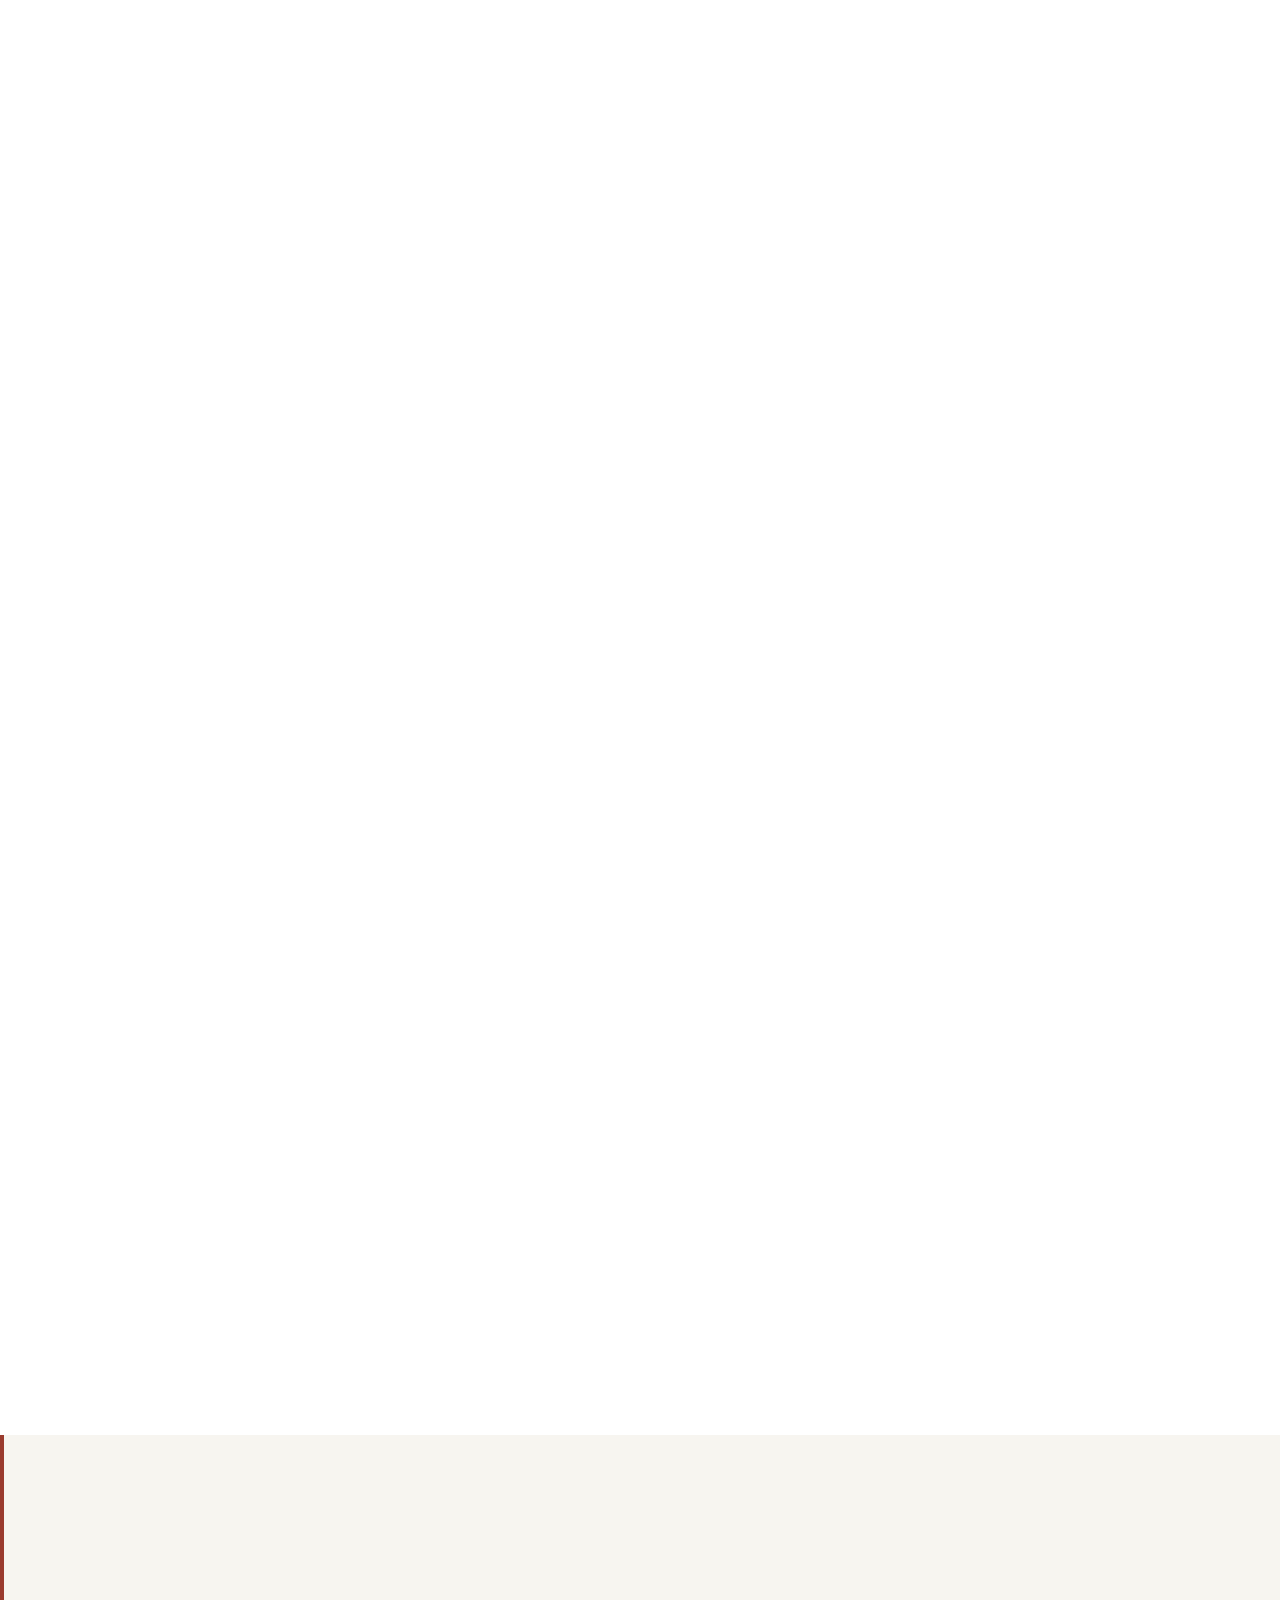
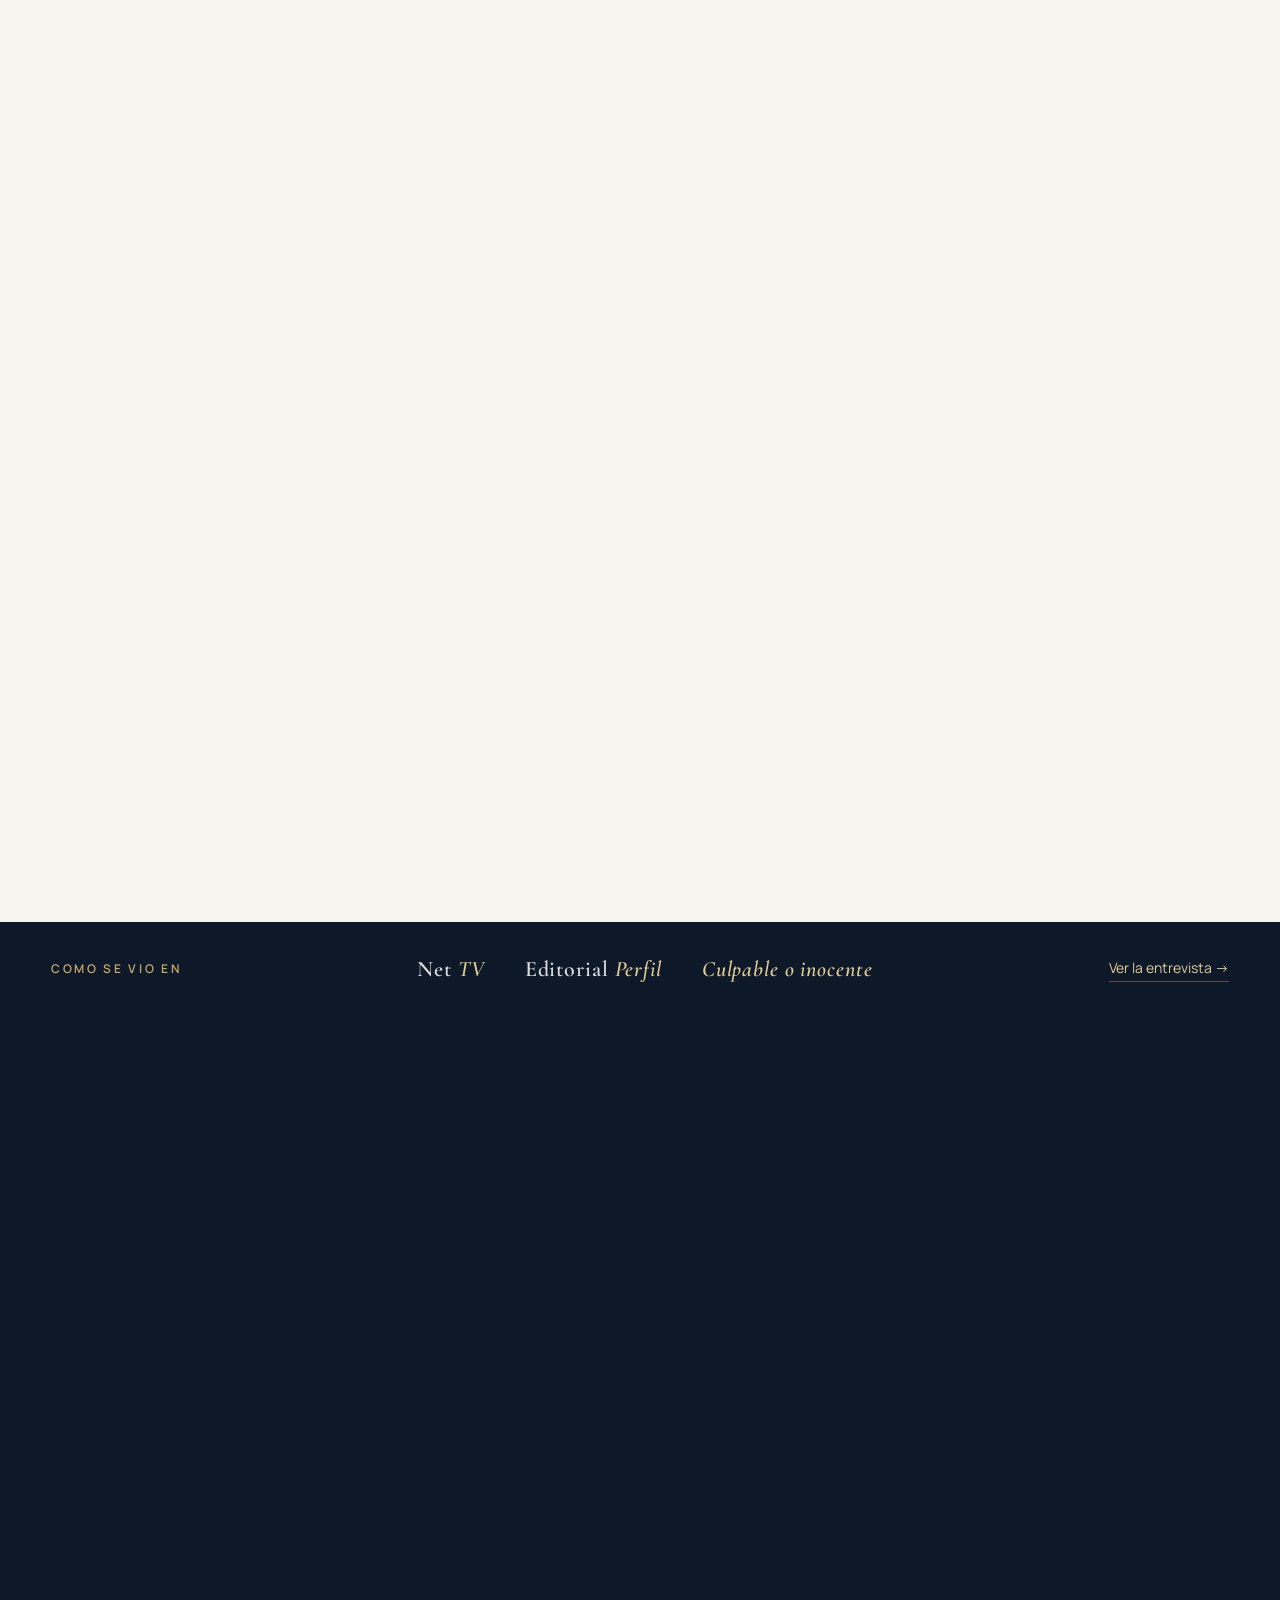
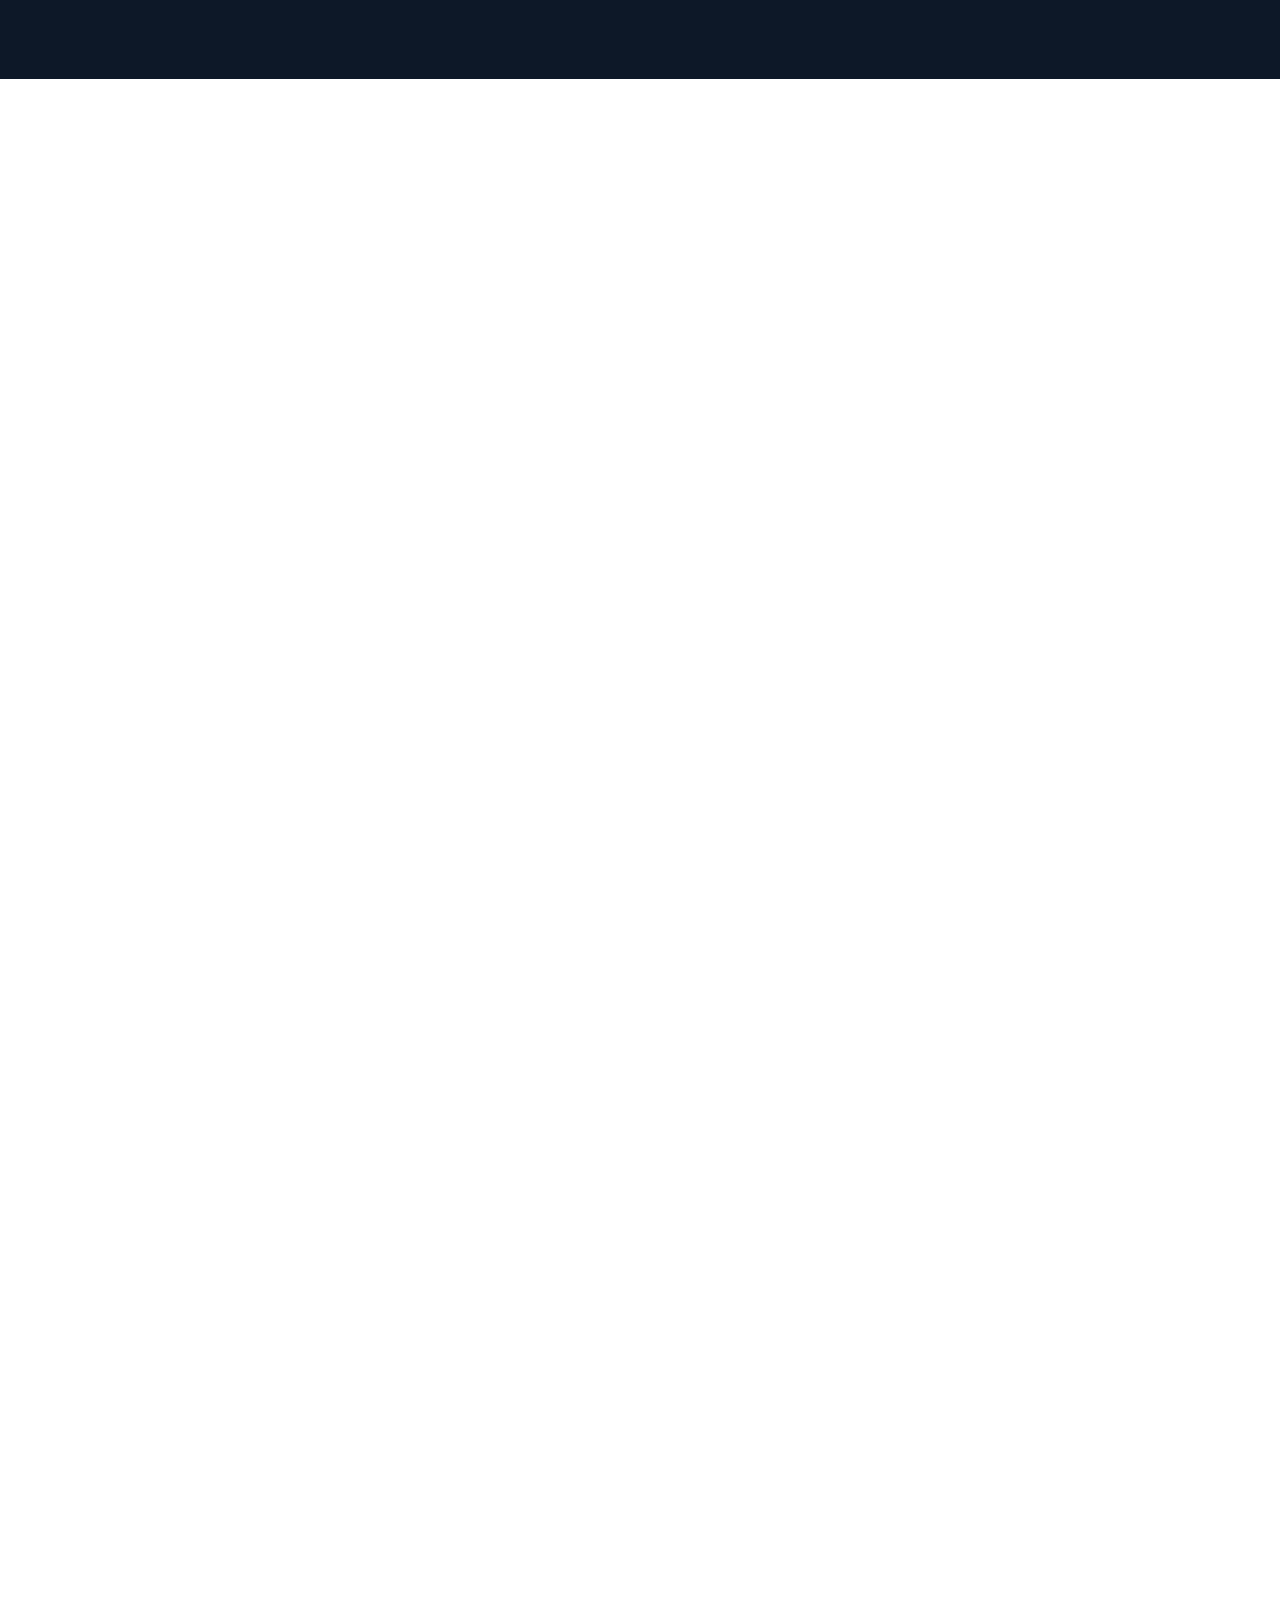
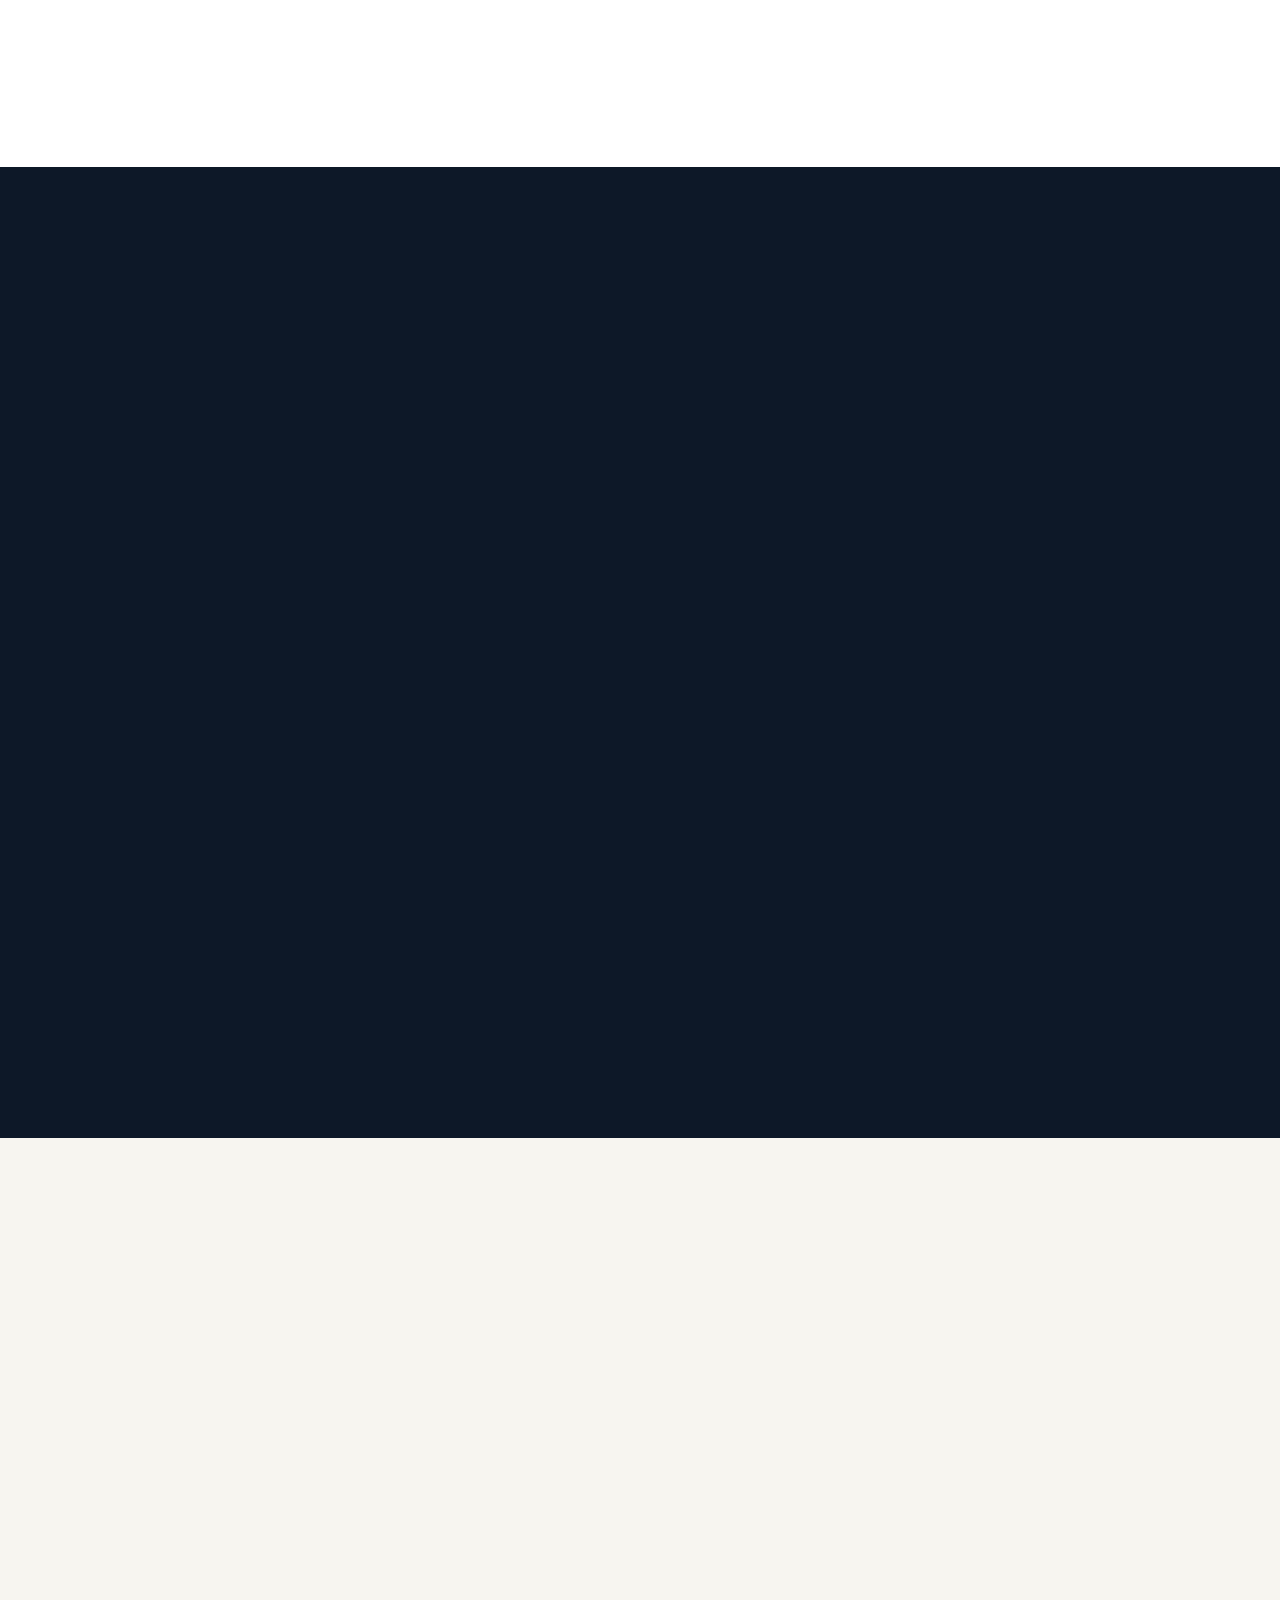
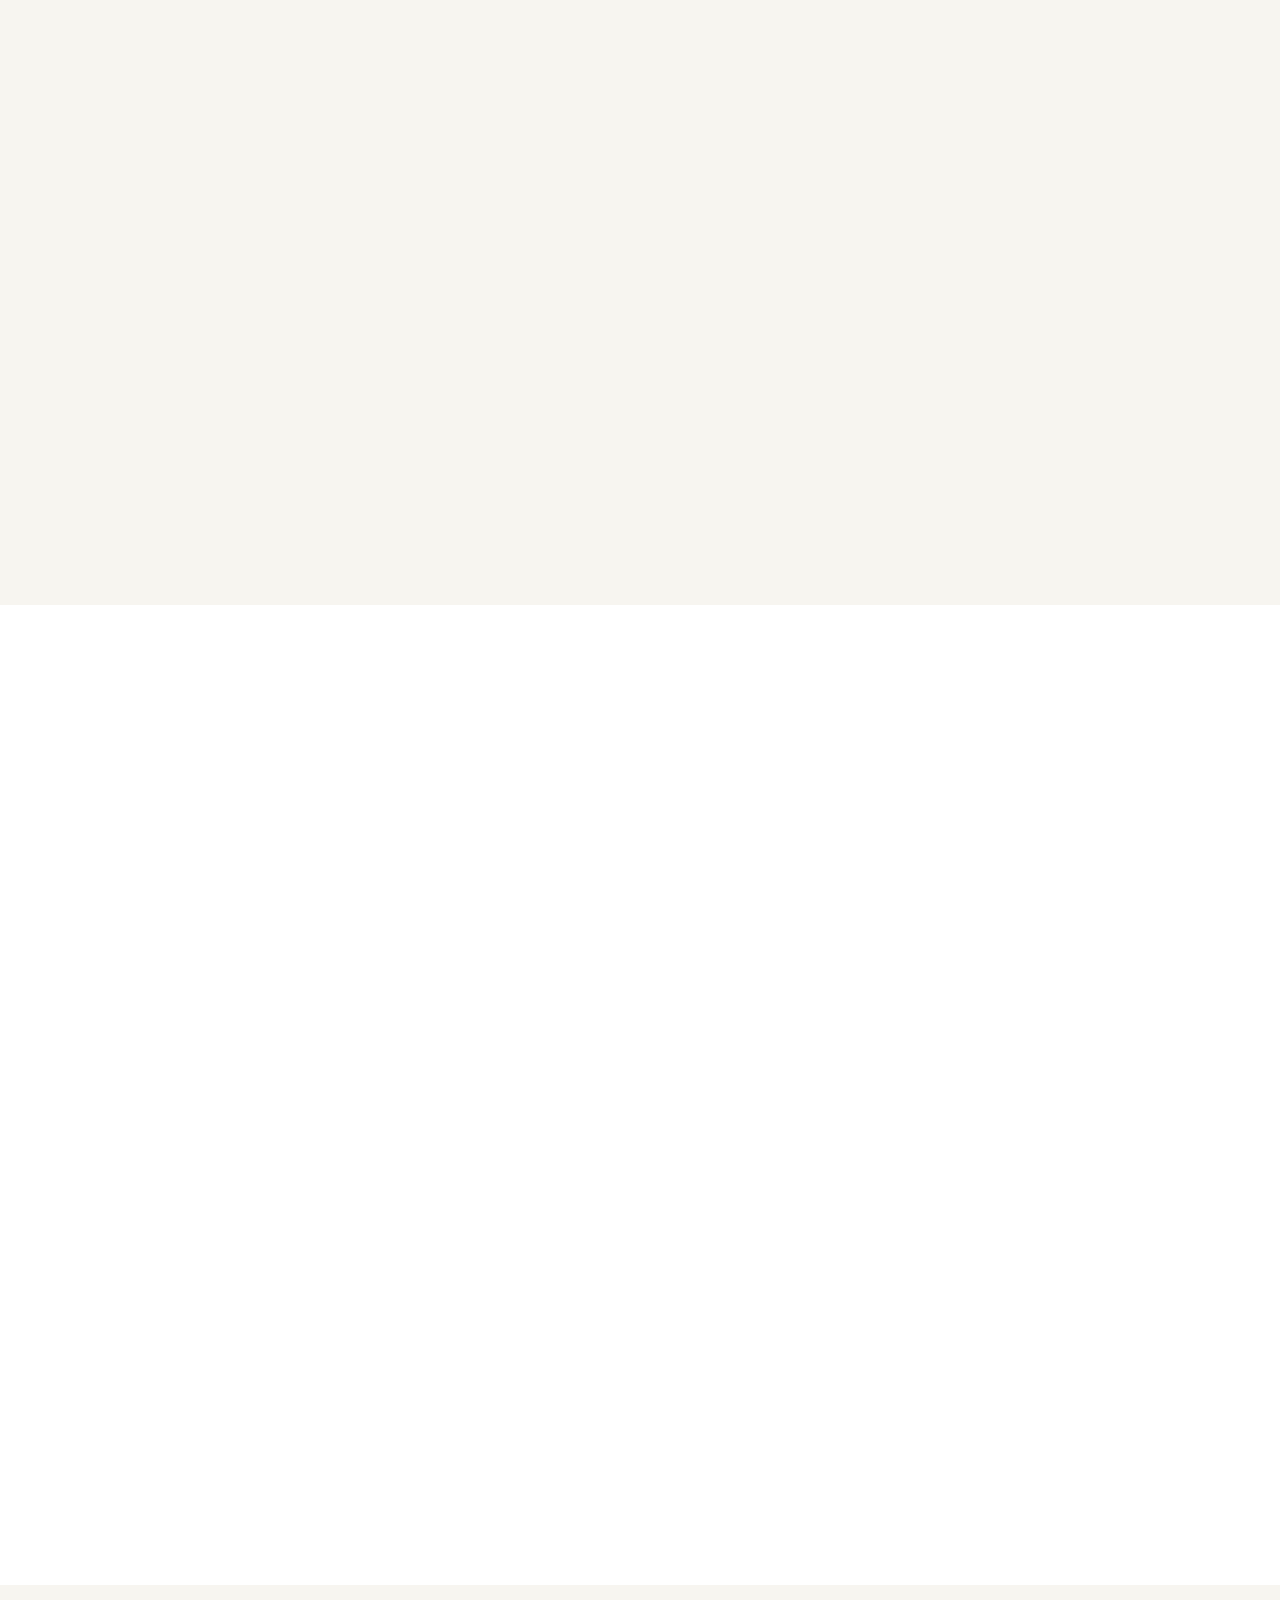
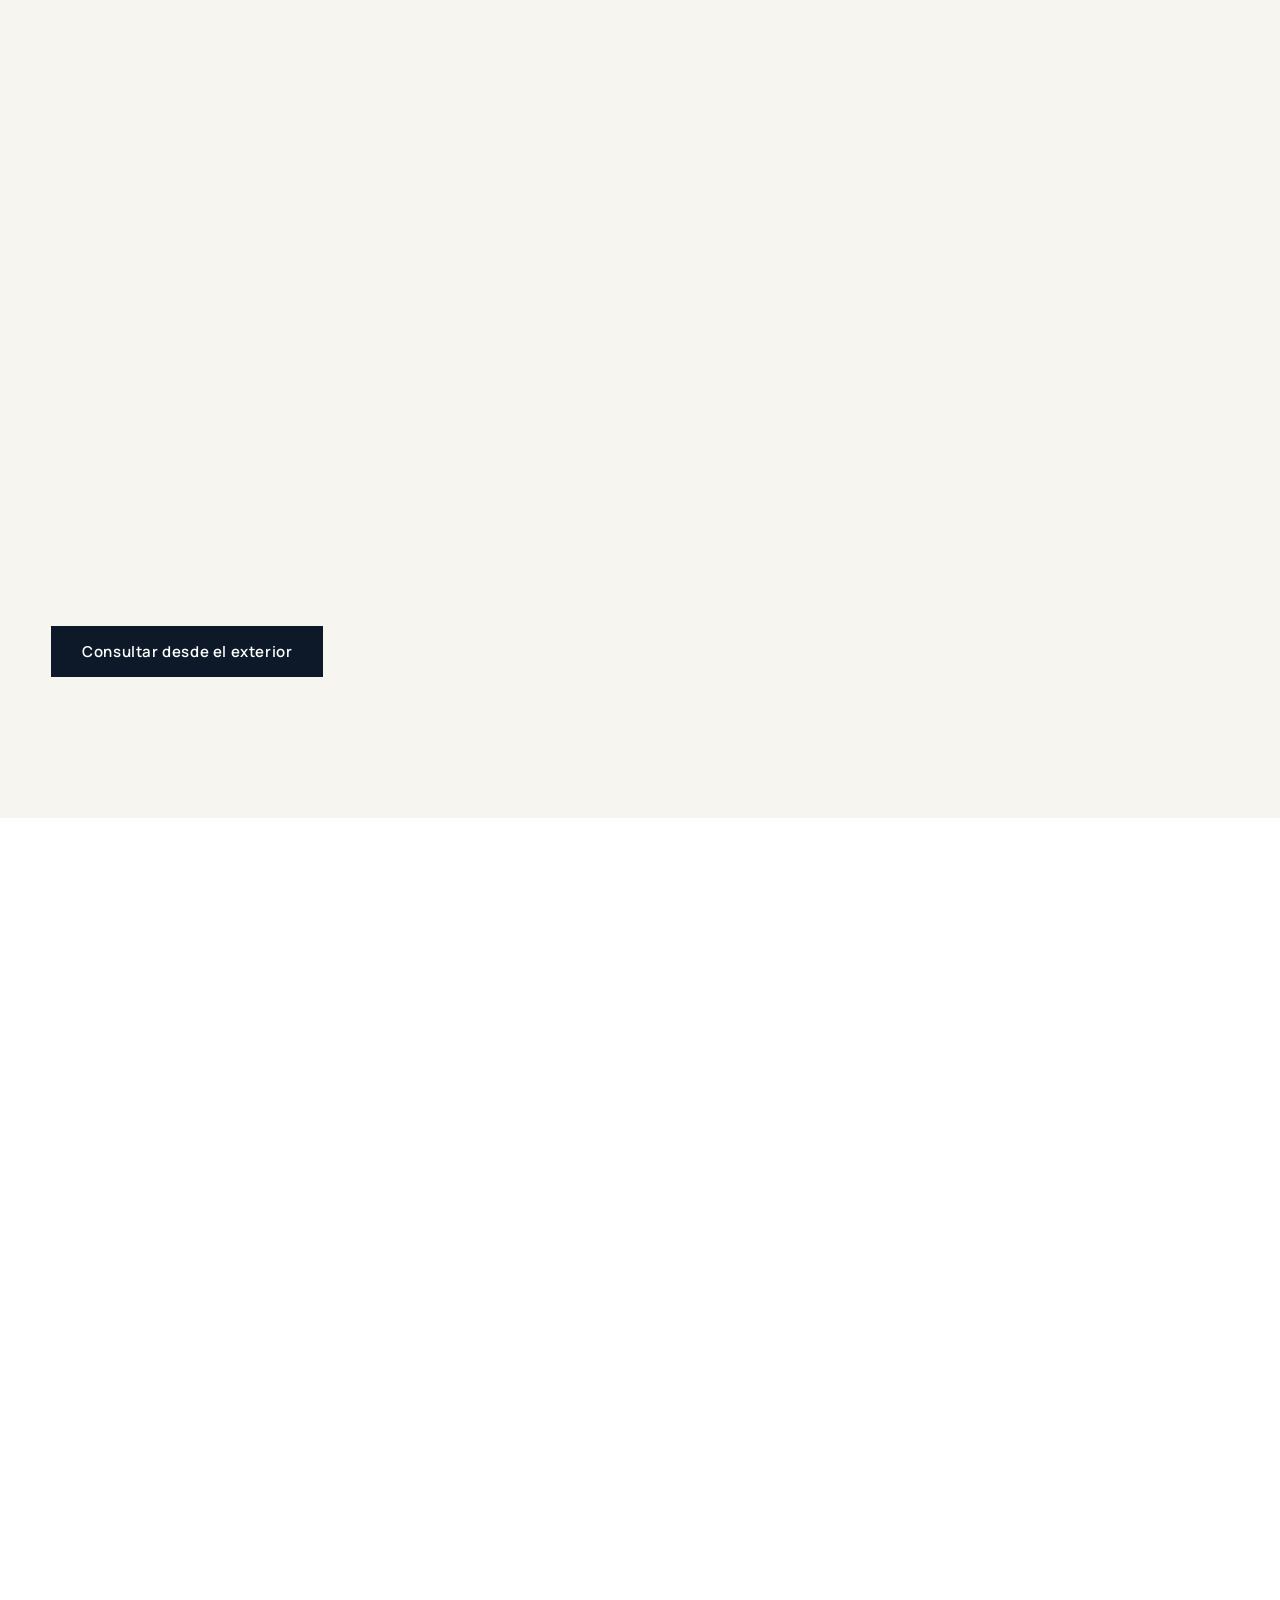
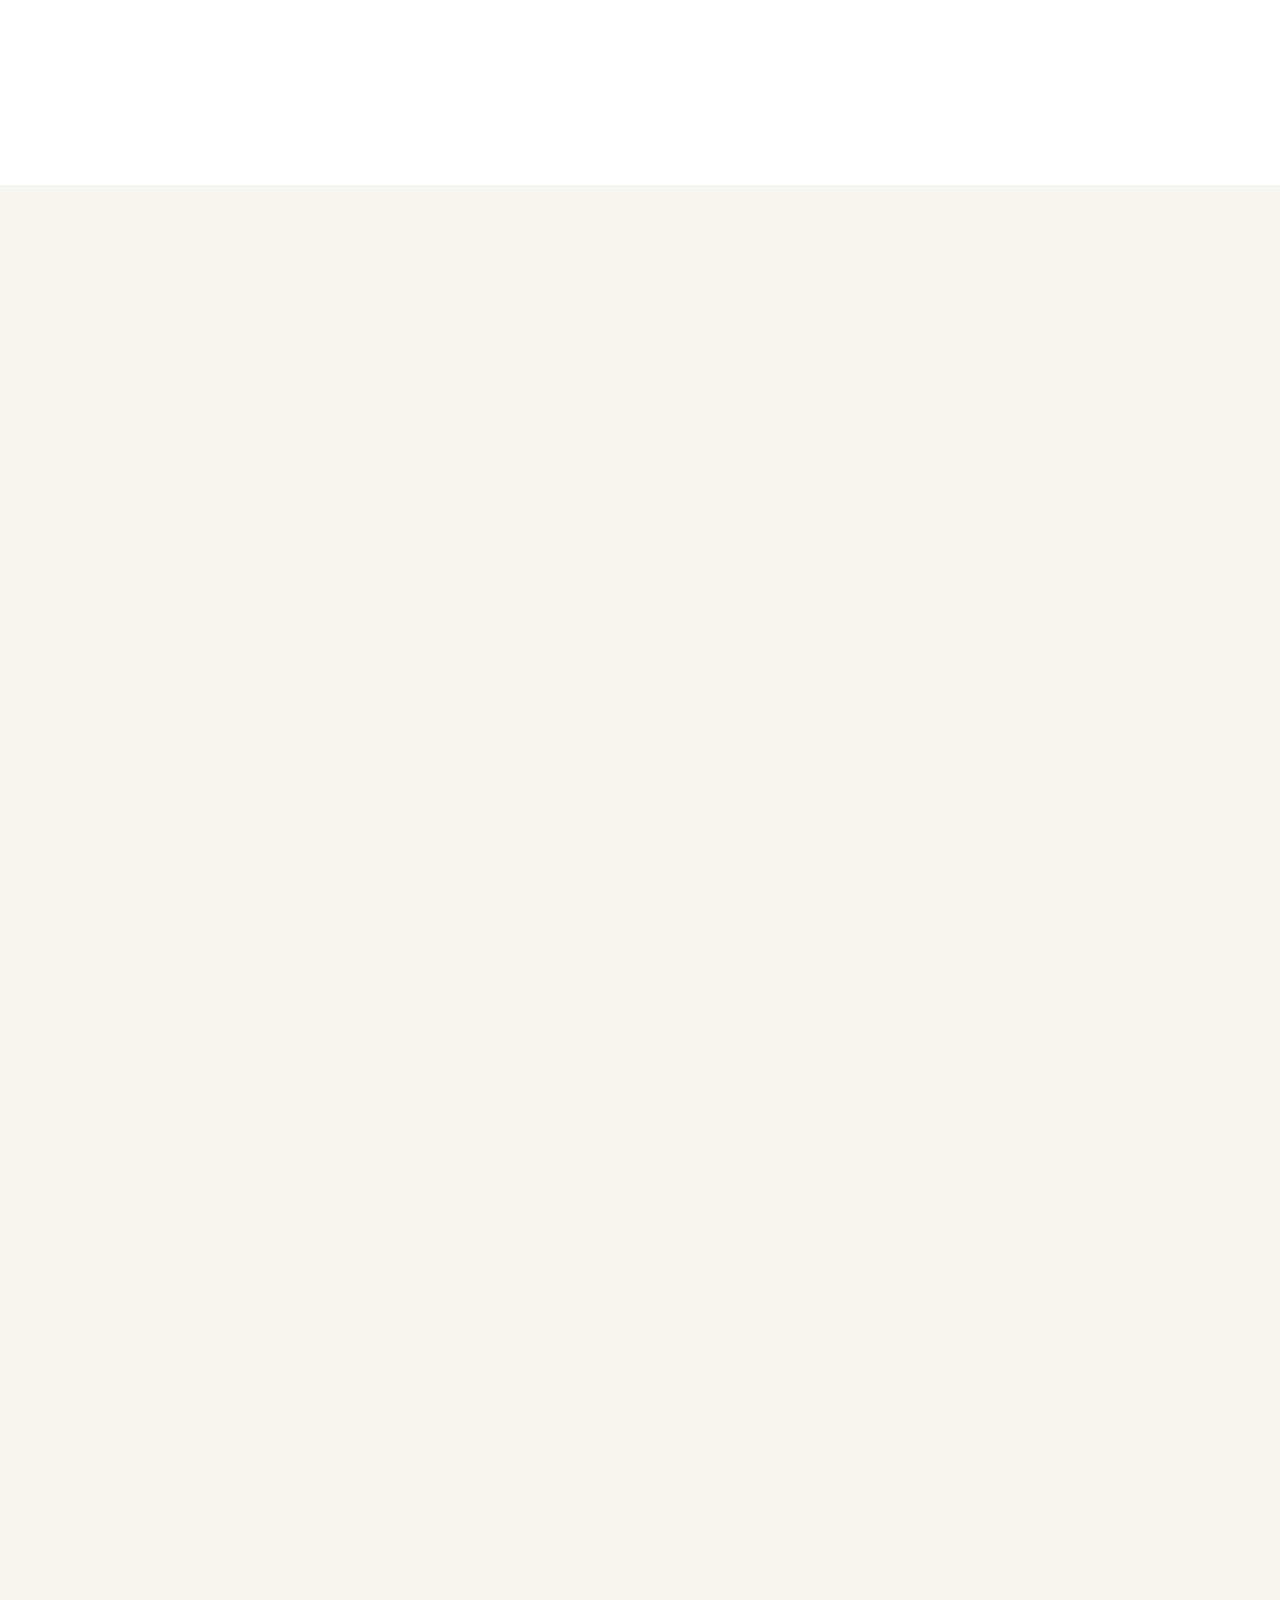
<file: vista-previa/despido.html>
<!doctype html>
<html lang="es">
<head>
<meta charset="utf-8">
<meta name="robots" content="noindex, nofollow">
<meta http-equiv="refresh" content="0; url=index.html">
<title>Dra. Silvana Calcagni</title>
</head>
<body><p><a href="index.html">Ir al inicio</a></p></body>
</html>
</file>
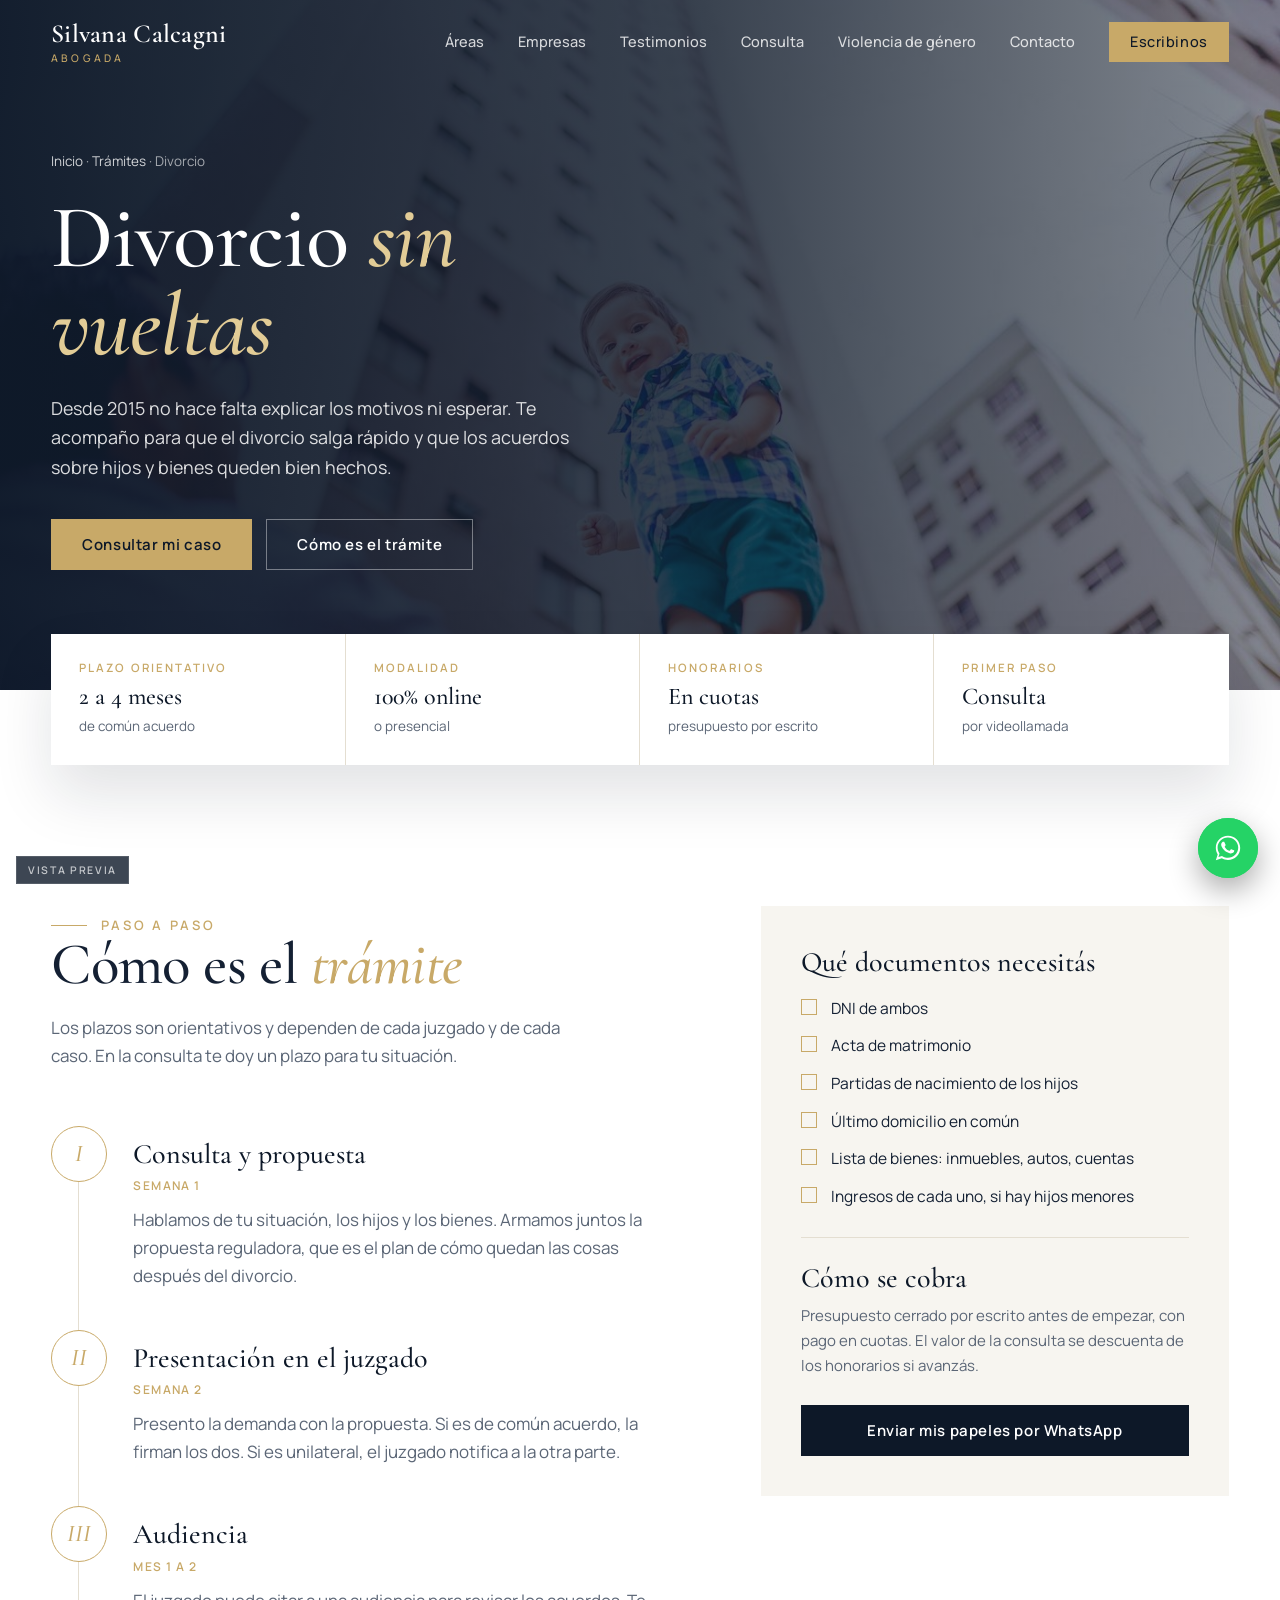
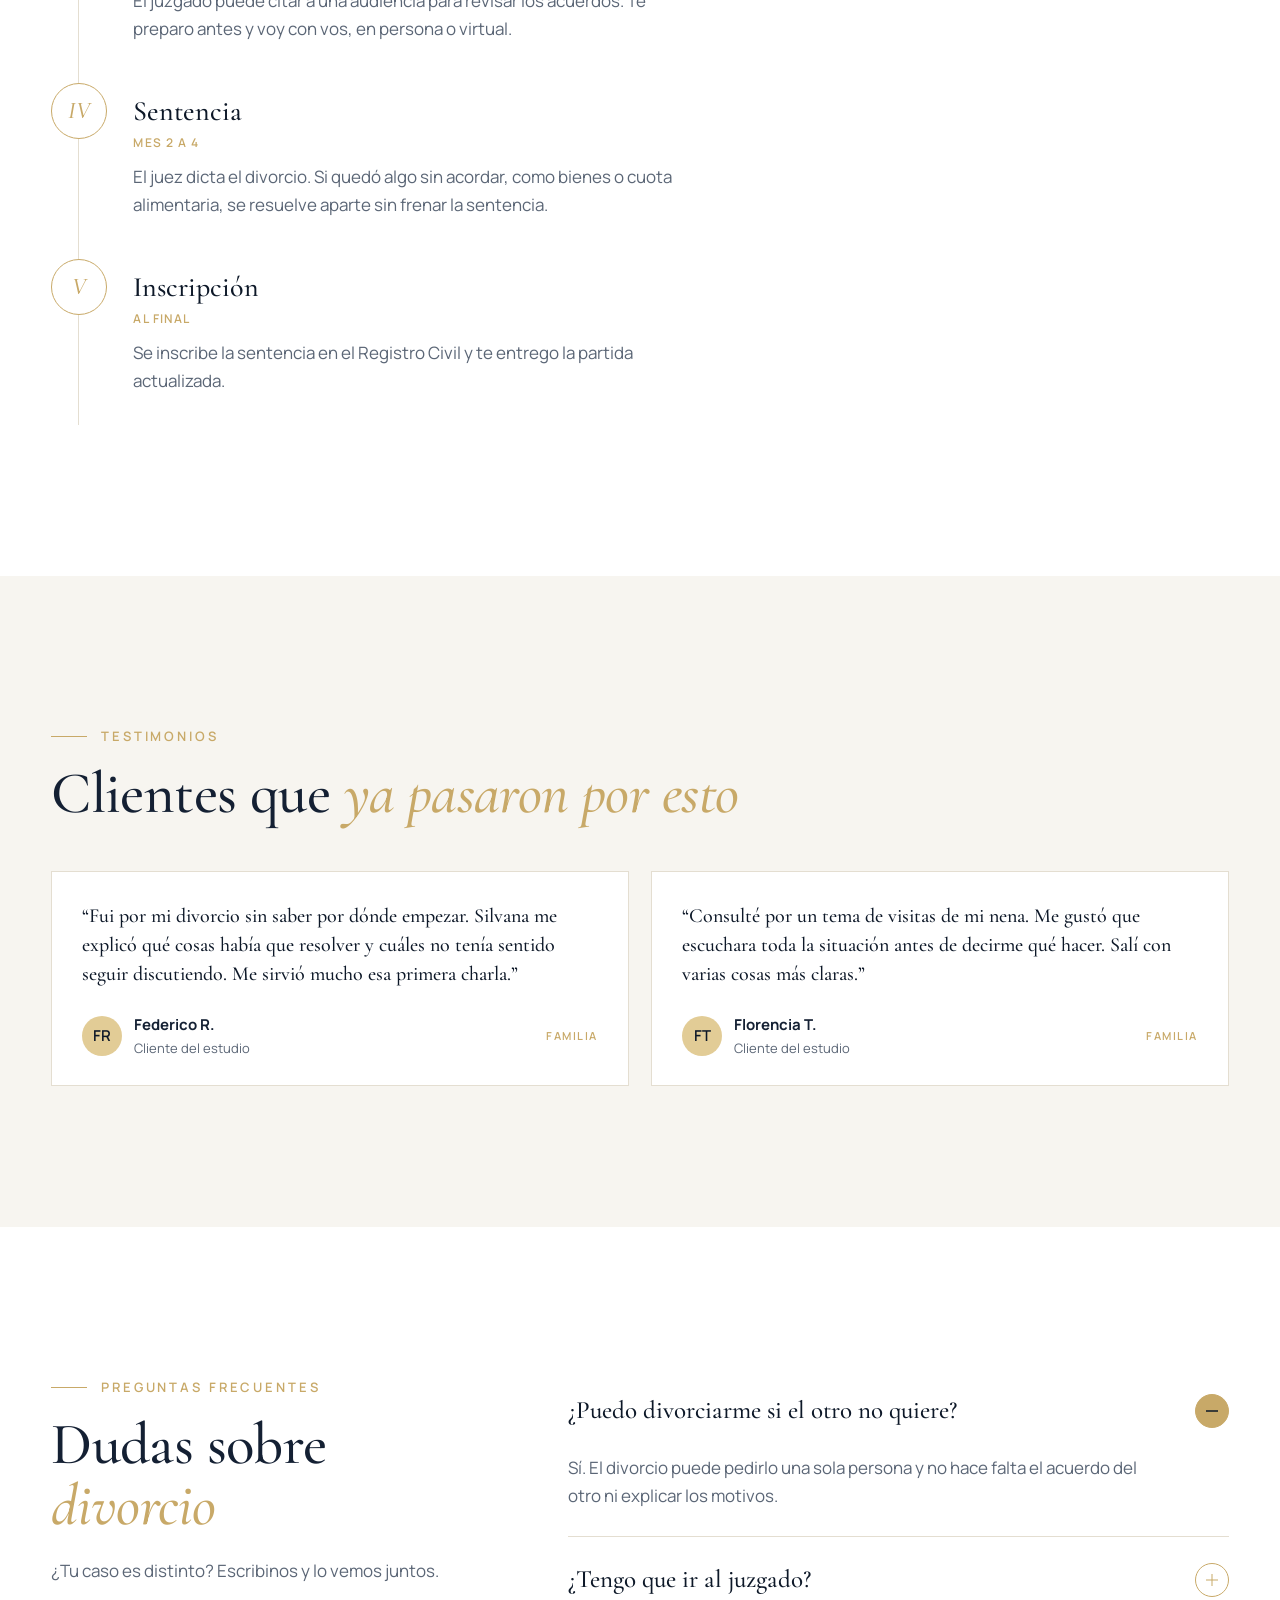
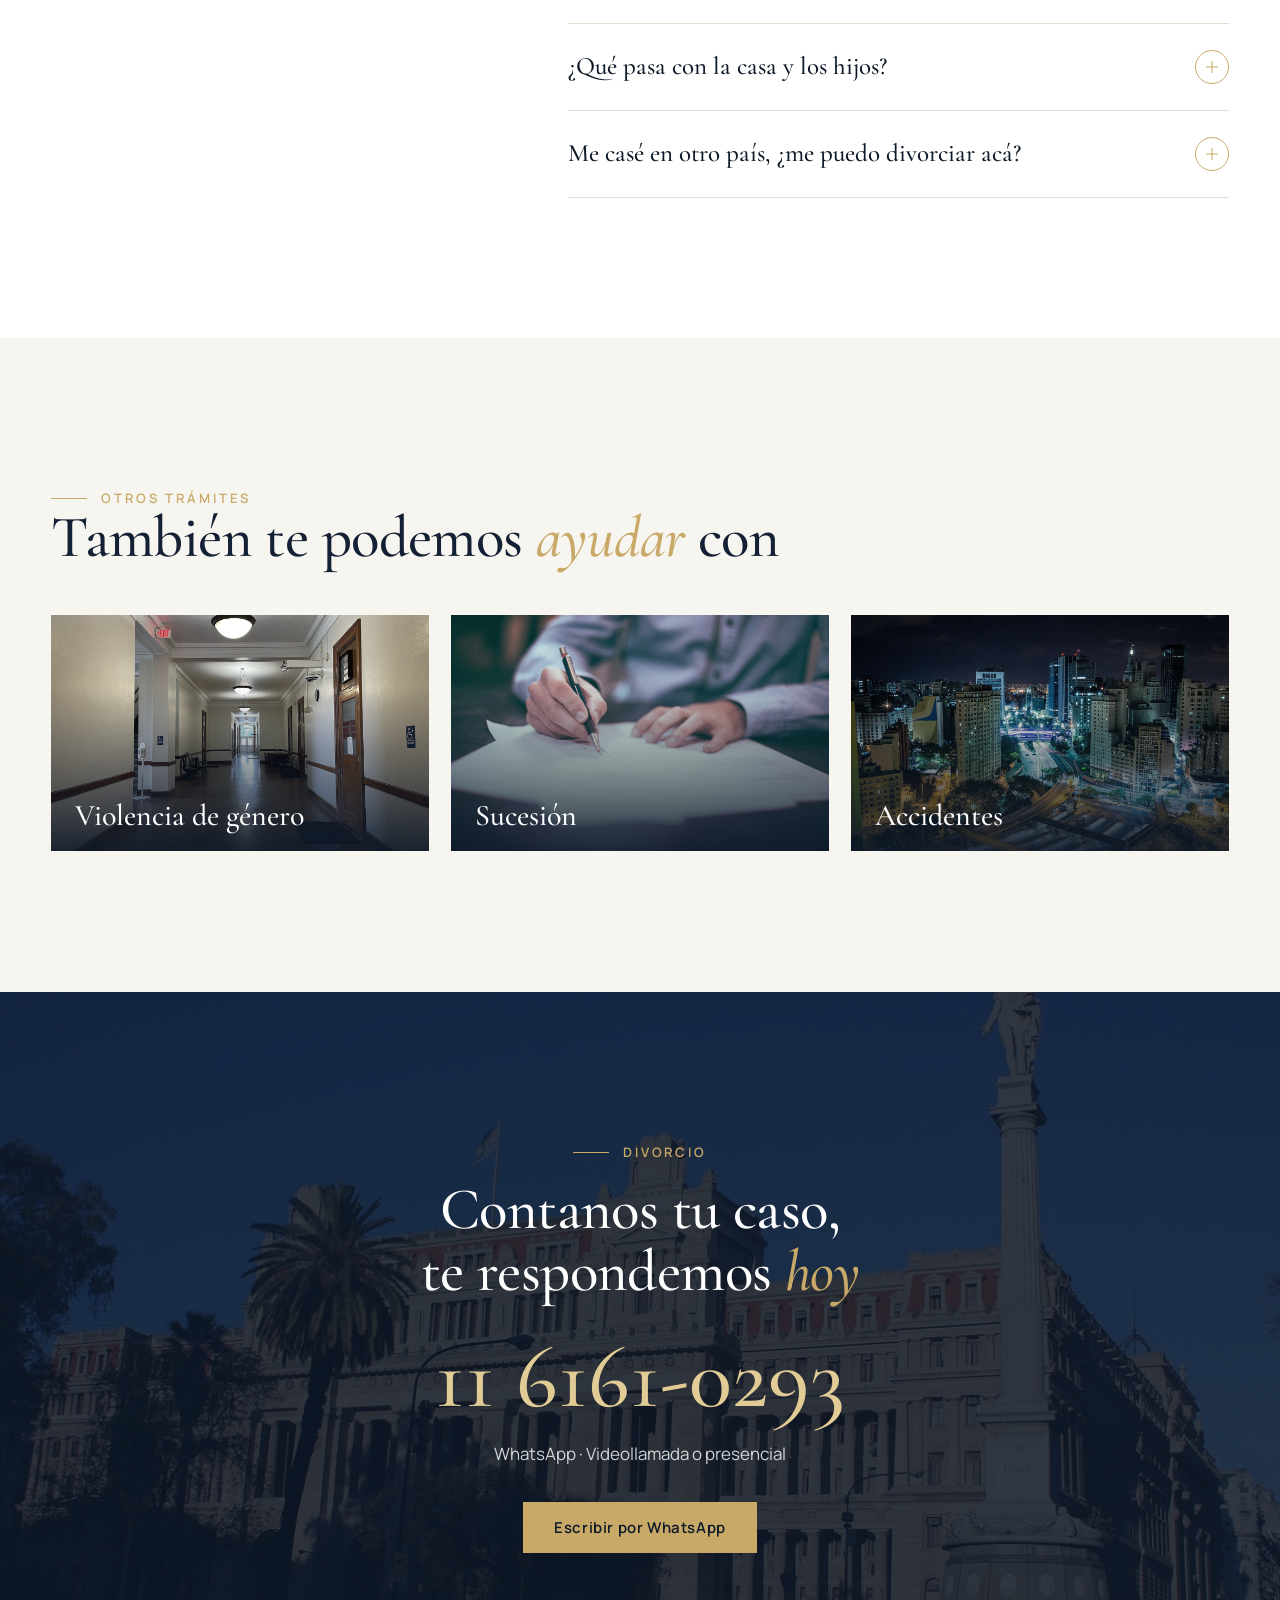
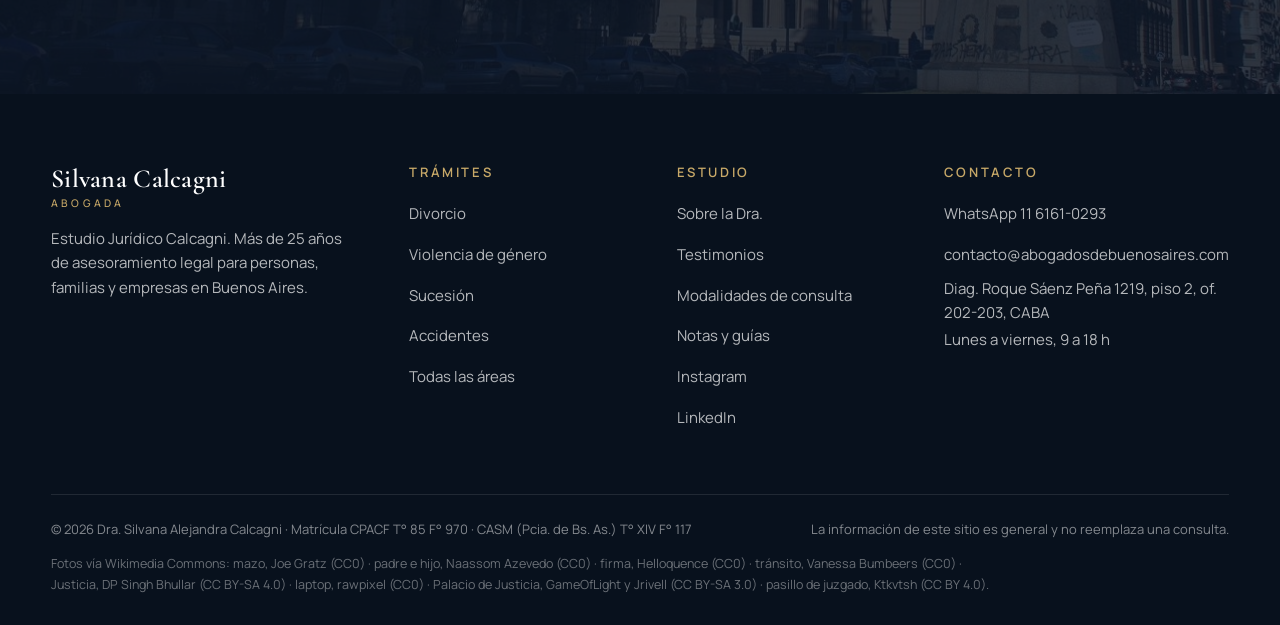
<file: vista-previa/divorcio.html>
<!doctype html>
<html lang="es">
<head>
<meta charset="utf-8">
<meta name="robots" content="noindex, nofollow">
<meta name="viewport" content="width=device-width, initial-scale=1, viewport-fit=cover">
<title>Divorcio en Buenos Aires · Dra. Silvana Calcagni</title>
<meta name="description" content="Divorcio de común acuerdo o unilateral en CABA y Provincia. Plazos, documentos y honorarios en cuotas. Consulta por WhatsApp o videollamada.">
<link rel="preconnect" href="https://fonts.googleapis.com">
<link rel="preconnect" href="https://fonts.gstatic.com" crossorigin>
<link href="https://fonts.googleapis.com/css2?family=Cormorant+Garamond:ital,wght@0,500;0,600;1,500&family=Manrope:wght@400;500;600&display=swap" rel="stylesheet">
<link rel="stylesheet" href="estilos.css">
<script>document.documentElement.classList.add('js')</script>
<script type="application/ld+json">{"@context":"https://schema.org","@type":"LegalService","name":"Dra. Silvana Calcagni · Estudio Jurídico Calcagni","url":"https://abogadosdebuenosaires.com/","telephone":"+54 9 11 6161-0293","areaServed":"Buenos Aires","address":{"@type":"PostalAddress","streetAddress":"Diagonal Roque Sáenz Peña 1219, piso 2, of. 202-203","addressLocality":"Ciudad Autónoma de Buenos Aires","addressCountry":"AR"},"knowsAbout":["Derecho de familia","Violencia de género","Sucesiones","Accidentes de tránsito","Derecho penal","Asesoramiento a empresas"]}</script>
</head>
<body>
<header class="header" id="top">
  <div class="wrap">
    <a class="logo" href="index.html"><b>Silvana Calcagni</b><span>Abogada</span></a>
    <nav class="nav" aria-label="Principal">
      <a href="index.html#areas">Áreas</a><a href="index.html#empresas">Empresas</a><a href="index.html#resenas">Testimonios</a><a href="index.html#modalidades">Consulta</a><a href="violencia.html">Violencia de género</a><a href="index.html#ubicacion">Contacto</a>
      <a class="btn" data-wa="Hola Dra. Calcagni, quiero hacer una consulta." href="https://wa.me/5491161610293">Escribinos</a>
      <button class="burger" aria-label="Abrir menú" aria-expanded="false" aria-controls="mnav"><i></i></button>
    </nav>
  </div>
</header>
<nav class="mnav" id="mnav" aria-label="Menú">
  <small>Trámites</small><a href="divorcio.html">Divorcio</a><a href="violencia.html">Violencia de género</a><a href="sucesion.html">Sucesión</a><a href="accidentes.html">Accidentes</a>
  <small>El estudio</small><a href="index.html#empresas">Empresas</a><a href="index.html#resenas">Testimonios</a><a href="index.html#modalidades">Consulta</a><a href="violencia.html">Violencia de género</a><a href="index.html#ubicacion">Contacto</a>
  <a class="btn" data-wa="Hola Dra. Calcagni, quiero hacer una consulta." href="https://wa.me/5491161610293">Escribir por WhatsApp</a>
</nav>

<section class="phero">
  <div class="bg"><img src="../imagenes/familia-1.jpg" alt="" width="1920" height="1280"></div>
  <div class="wrap">
    <p class="crumbs"><a href="index.html">Inicio</a> · <a href="index.html#areas">Trámites</a> · Divorcio</p>
    <h1>Divorcio <em>sin vueltas</em></h1>
    <p class="lead">Desde 2015 no hace falta explicar los motivos ni esperar. Te acompaño para que el divorcio salga rápido y que los acuerdos sobre hijos y bienes queden bien hechos.</p>
    <div class="ctas">
      <a class="btn" data-wa="Hola Dra. Calcagni, quiero hacer una consulta sobre divorcio." href="https://wa.me/5491161610293">Consultar mi caso</a>
      <a class="btn ghost" href="#pasos">Cómo es el trámite</a>
    </div>
  </div>
</section>

<div class="facts wrap"><ul data-reveal><li><small>Plazo orientativo</small><b>2 a 4 meses</b><span>de común acuerdo</span></li><li><small>Modalidad</small><b>100% online</b><span>o presencial</span></li><li><small>Honorarios</small><b>En cuotas</b><span>presupuesto por escrito</span></li><li><small>Primer paso</small><b>Consulta</b><span>por videollamada</span></li></ul></div>

<main>

<section class="section" id="pasos">
  <div class="wrap two">
    <div>
      <div data-reveal><span class="kicker">Paso a paso</span><h2>Cómo es el <em>trámite</em></h2><p class="sub">Los plazos son orientativos y dependen de cada juzgado y de cada caso. En la consulta te doy un plazo para tu situación.</p></div>
      <div class="timeline"><div class="tl" data-reveal><span class="dot">I</span><div><h3>Consulta y propuesta</h3><span class="dur">Semana 1</span><p>Hablamos de tu situación, los hijos y los bienes. Armamos juntos la propuesta reguladora, que es el plan de cómo quedan las cosas después del divorcio.</p></div></div><div class="tl" data-reveal><span class="dot">II</span><div><h3>Presentación en el juzgado</h3><span class="dur">Semana 2</span><p>Presento la demanda con la propuesta. Si es de común acuerdo, la firman los dos. Si es unilateral, el juzgado notifica a la otra parte.</p></div></div><div class="tl" data-reveal><span class="dot">III</span><div><h3>Audiencia</h3><span class="dur">Mes 1 a 2</span><p>El juzgado puede citar a una audiencia para revisar los acuerdos. Te preparo antes y voy con vos, en persona o virtual.</p></div></div><div class="tl" data-reveal><span class="dot">IV</span><div><h3>Sentencia</h3><span class="dur">Mes 2 a 4</span><p>El juez dicta el divorcio. Si quedó algo sin acordar, como bienes o cuota alimentaria, se resuelve aparte sin frenar la sentencia.</p></div></div><div class="tl" data-reveal><span class="dot">V</span><div><h3>Inscripción</h3><span class="dur">Al final</span><p>Se inscribe la sentencia en el Registro Civil y te entrego la partida actualizada.</p></div></div></div>
    </div>
    <aside class="aside-box" data-reveal style="--d:1">
      <h3>Qué documentos necesitás</h3>
      <ul><li>DNI de ambos</li><li>Acta de matrimonio</li><li>Partidas de nacimiento de los hijos</li><li>Último domicilio en común</li><li>Lista de bienes: inmuebles, autos, cuentas</li><li>Ingresos de cada uno, si hay hijos menores</li></ul>
      <div class="fee"><h3>Cómo se cobra</h3><p>Presupuesto cerrado por escrito antes de empezar, con pago en cuotas. El valor de la consulta se descuenta de los honorarios si avanzás.</p></div>
      <a class="btn navy" data-wa="Hola Dra. Calcagni, quiero hacer una consulta sobre divorcio." href="https://wa.me/5491161610293">Enviar mis papeles por WhatsApp</a>
    </aside>
  </div>
</section>

<section class="reviews section" style="background:var(--paper)">
  <div class="wrap">
    <div class="top">
      <div data-reveal><span class="kicker">Testimonios</span><h2>Clientes que <em>ya pasaron por esto</em></h2></div>
    </div>
    <div class="rgrid two-r" style="margin-top:46px">
      <article class="review" data-area="familia" data-reveal style="--d:0"><p class="q">“Fui por mi divorcio sin saber por dónde empezar. Silvana me explicó qué cosas había que resolver y cuáles no tenía sentido seguir discutiendo. Me sirvió mucho esa primera charla.”</p><div class="who"><span class="av">FR</span><div><b>Federico R.</b><small>Cliente del estudio</small></div><span class="tag">Familia</span></div></article>
      <article class="review" data-area="familia" data-reveal style="--d:1"><p class="q">“Consulté por un tema de visitas de mi nena. Me gustó que escuchara toda la situación antes de decirme qué hacer. Salí con varias cosas más claras.”</p><div class="who"><span class="av">FT</span><div><b>Florencia T.</b><small>Cliente del estudio</small></div><span class="tag">Familia</span></div></article>
    </div>
  </div>
</section>

<section class="faq section" style="background:var(--white)">
  <div class="wrap grid">
    <div class="side" data-reveal><span class="kicker">Preguntas frecuentes</span><h2>Dudas sobre <em>divorcio</em></h2><p>¿Tu caso es distinto? Escribinos y lo vemos juntos.</p></div>
    <div data-reveal style="--d:1">
      <details name="faq" open><summary>¿Puedo divorciarme si el otro no quiere?<i></i></summary><p>Sí. El divorcio puede pedirlo una sola persona y no hace falta el acuerdo del otro ni explicar los motivos.</p></details>
      <details name="faq"><summary>¿Tengo que ir al juzgado?<i></i></summary><p>Casi todo se hace en forma digital. A veces hay una audiencia, que puede ser virtual.</p></details>
      <details name="faq"><summary>¿Qué pasa con la casa y los hijos?<i></i></summary><p>Se definen en la propuesta reguladora. Si no hay acuerdo, el divorcio sale igual y esos temas se resuelven aparte, a veces con mediación previa.</p></details>
      <details name="faq"><summary>Me casé en otro país, ¿me puedo divorciar acá?<i></i></summary><p>Sí, si el último domicilio en común o el tuyo está en Argentina. También se pueden reconocer divorcios hechos en el exterior.</p></details>
    </div>
  </div>
</section>

<section class="section" style="background:var(--paper)">
  <div class="wrap">
    <div data-reveal><span class="kicker">Otros trámites</span><h2>También te podemos <em>ayudar</em> con</h2></div>
    <div class="related"><a href="violencia.html" data-reveal style="--d:0"><img src="../imagenes/penal-1.jpg" alt="" loading="lazy"><span>Violencia de género</span></a><a href="sucesion.html" data-reveal style="--d:1"><img src="../imagenes/sucesiones-1.jpg" alt="" loading="lazy"><span>Sucesión</span></a><a href="accidentes.html" data-reveal style="--d:2"><img src="../imagenes/accidentes-2.jpg" alt="" loading="lazy"><span>Accidentes</span></a></div>
  </div>
</section>

<section class="cta section" id="contacto">
  <div class="bg" aria-hidden="true"><img src="../imagenes/buenos-aires-1.jpg" alt="" loading="lazy" width="1920" height="1280"></div>
  <div class="wrap" data-reveal>
    <span class="kicker">Divorcio</span>
    <h2>Contanos tu caso, te respondemos <em>hoy</em></h2>
    <a class="phone" href="https://wa.me/5491161610293" target="_blank" rel="noopener">11 6161-0293</a>
    <p>WhatsApp · Videollamada o presencial</p>
    <a class="btn" data-wa="Hola Dra. Calcagni, quiero hacer una consulta sobre divorcio." href="https://wa.me/5491161610293">Escribir por WhatsApp</a>
  </div>
</section>
</main>
<footer class="footer">
  <div class="wrap">
    <div class="cols">
      <div class="about-f"><a class="logo" href="index.html"><b>Silvana Calcagni</b><span>Abogada</span></a><p>Estudio Jurídico Calcagni. Más de 25 años de asesoramiento legal para personas, familias y empresas en Buenos Aires.</p></div>
      <div><h4>Trámites</h4><ul><li><a href="divorcio.html">Divorcio</a></li><li><a href="violencia.html">Violencia de género</a></li><li><a href="sucesion.html">Sucesión</a></li><li><a href="accidentes.html">Accidentes</a></li><li><a href="index.html#areas">Todas las áreas</a></li></ul></div>
      <div><h4>Estudio</h4><ul><li><a href="index.html#estudio">Sobre la Dra.</a></li><li><a href="index.html#resenas">Testimonios</a></li><li><a href="index.html#modalidades">Modalidades de consulta</a></li><li><a href="index.html#notas">Notas y guías</a></li><li><a href="https://www.instagram.com/abogadacalcagni/" target="_blank" rel="noopener">Instagram</a></li><li><a href="https://ar.linkedin.com/in/silvana-alejandra-calcagni-197a69231" target="_blank" rel="noopener">LinkedIn</a></li></ul></div>
      <div><h4>Contacto</h4><ul><li><a href="https://wa.me/5491161610293" target="_blank" rel="noopener">WhatsApp 11 6161-0293</a></li><li><a href="mailto:contacto@abogadosdebuenosaires.com">contacto@abogadosdebuenosaires.com</a></li><li>Diag. Roque Sáenz Peña 1219, piso 2, of. 202-203, CABA</li><li>Lunes a viernes, 9 a 18 h</li></ul></div>
    </div>
    <div class="bottom"><span>© 2026 Dra. Silvana Alejandra Calcagni · Matrícula CPACF T° 85 F° 970 · CASM (Pcia. de Bs. As.) T° XIV F° 117</span><span>La información de este sitio es general y no reemplaza una consulta.</span></div>
    <p class="credits">Fotos vía Wikimedia Commons: mazo, Joe Gratz (CC0) · padre e hijo, Naassom Azevedo (CC0) · firma, Helloquence (CC0) · tránsito, Vanessa Bumbeers (CC0) · Justicia, DP Singh Bhullar (CC BY-SA 4.0) · laptop, rawpixel (CC0) · Palacio de Justicia, GameOfLight y Jrivell (CC BY-SA 3.0) · pasillo de juzgado, Ktkvtsh (CC BY 4.0).</p>
  </div>
</footer>

<a class="wa-float" data-wa="Hola Dra. Calcagni, quiero hacer una consulta." href="https://wa.me/5491161610293" aria-label="Escribir por WhatsApp"><svg viewBox="0 0 32 32" aria-hidden="true"><path d="M16 3C8.8 3 3 8.7 3 15.8c0 2.5.7 4.9 2 7L3 29l6.4-2c2 1.1 4.3 1.7 6.6 1.7 7.2 0 13-5.7 13-12.8S23.2 3 16 3zm0 23.4c-2.1 0-4.2-.6-6-1.7l-.4-.3-3.8 1.2 1.2-3.7-.3-.4c-1.2-1.8-1.8-3.9-1.8-6 0-5.9 4.9-10.7 11-10.7s11 4.8 11 10.7-4.9 10.9-10.9 10.9zm6-8c-.3-.2-2-1-2.3-1.1-.3-.1-.5-.2-.8.2-.2.3-.9 1.1-1.1 1.3-.2.2-.4.2-.7.1-.3-.2-1.4-.5-2.7-1.6-1-.9-1.7-2-1.9-2.3-.2-.3 0-.5.1-.7l.5-.6c.2-.2.2-.4.3-.6.1-.2 0-.4 0-.6l-1.1-2.5c-.3-.7-.6-.6-.8-.6h-.7c-.2 0-.6.1-.9.4-.3.3-1.2 1.1-1.2 2.7s1.2 3.1 1.4 3.4c.2.2 2.4 3.6 5.8 5 .8.4 1.5.6 2 .7.8.3 1.6.2 2.2.1.7-.1 2-.8 2.3-1.6.3-.8.3-1.4.2-1.6-.1-.1-.3-.2-.6-.3z"/></svg></a>
<span class="preview" aria-hidden="true">Vista previa</span>
<script src="app.js"></script>
</body>
</html>
</file>
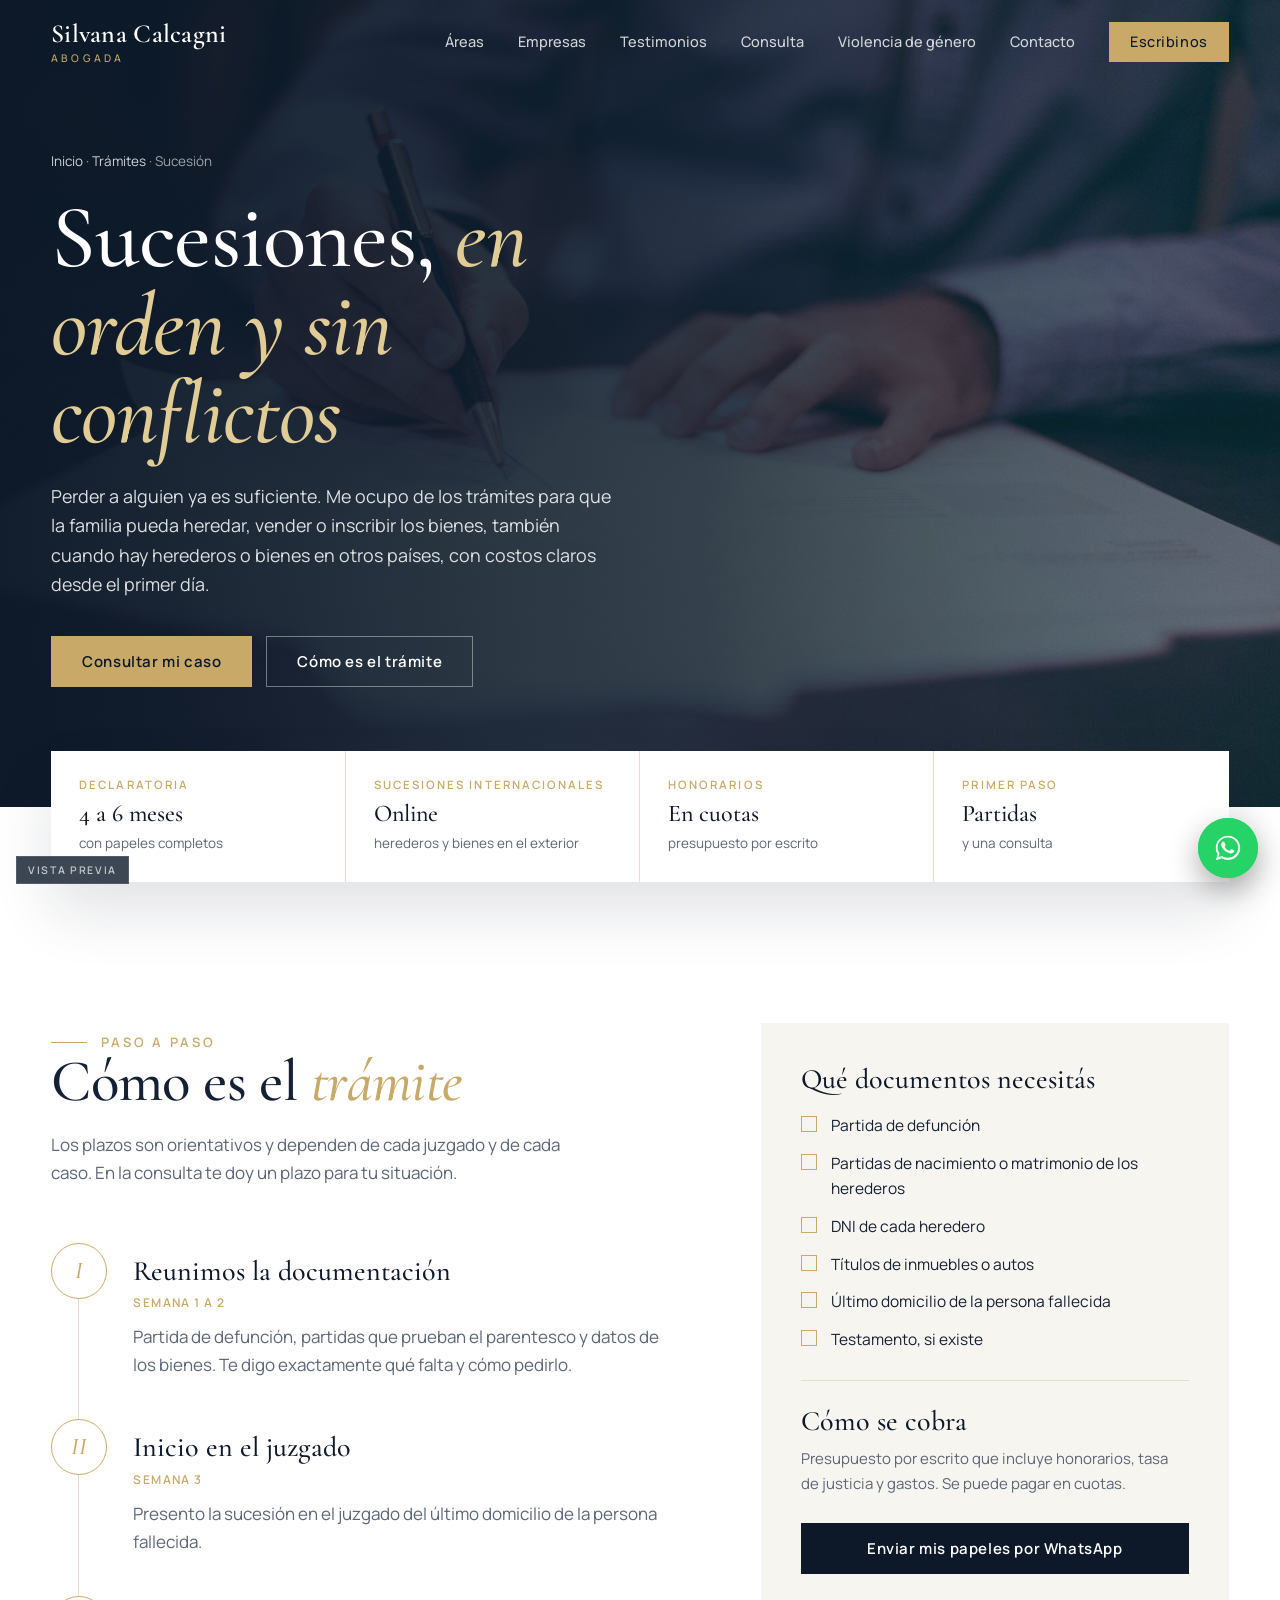
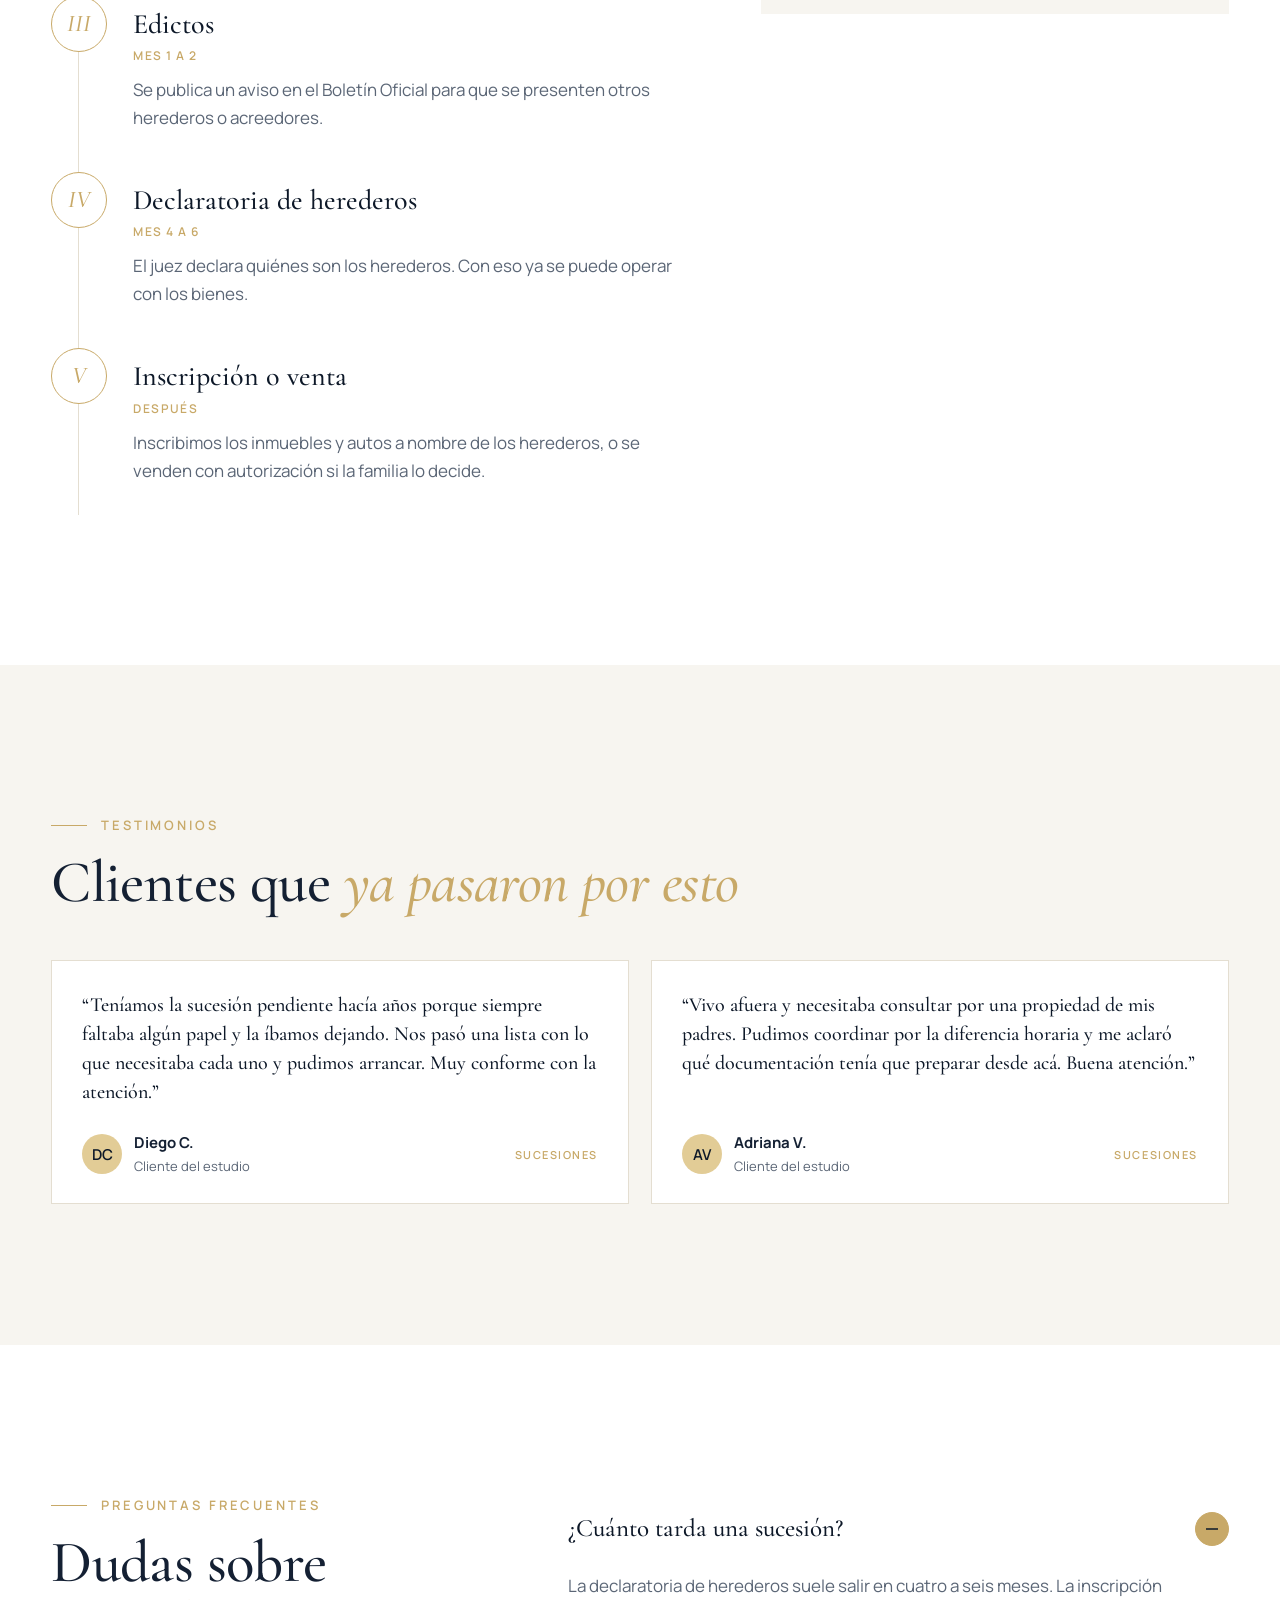
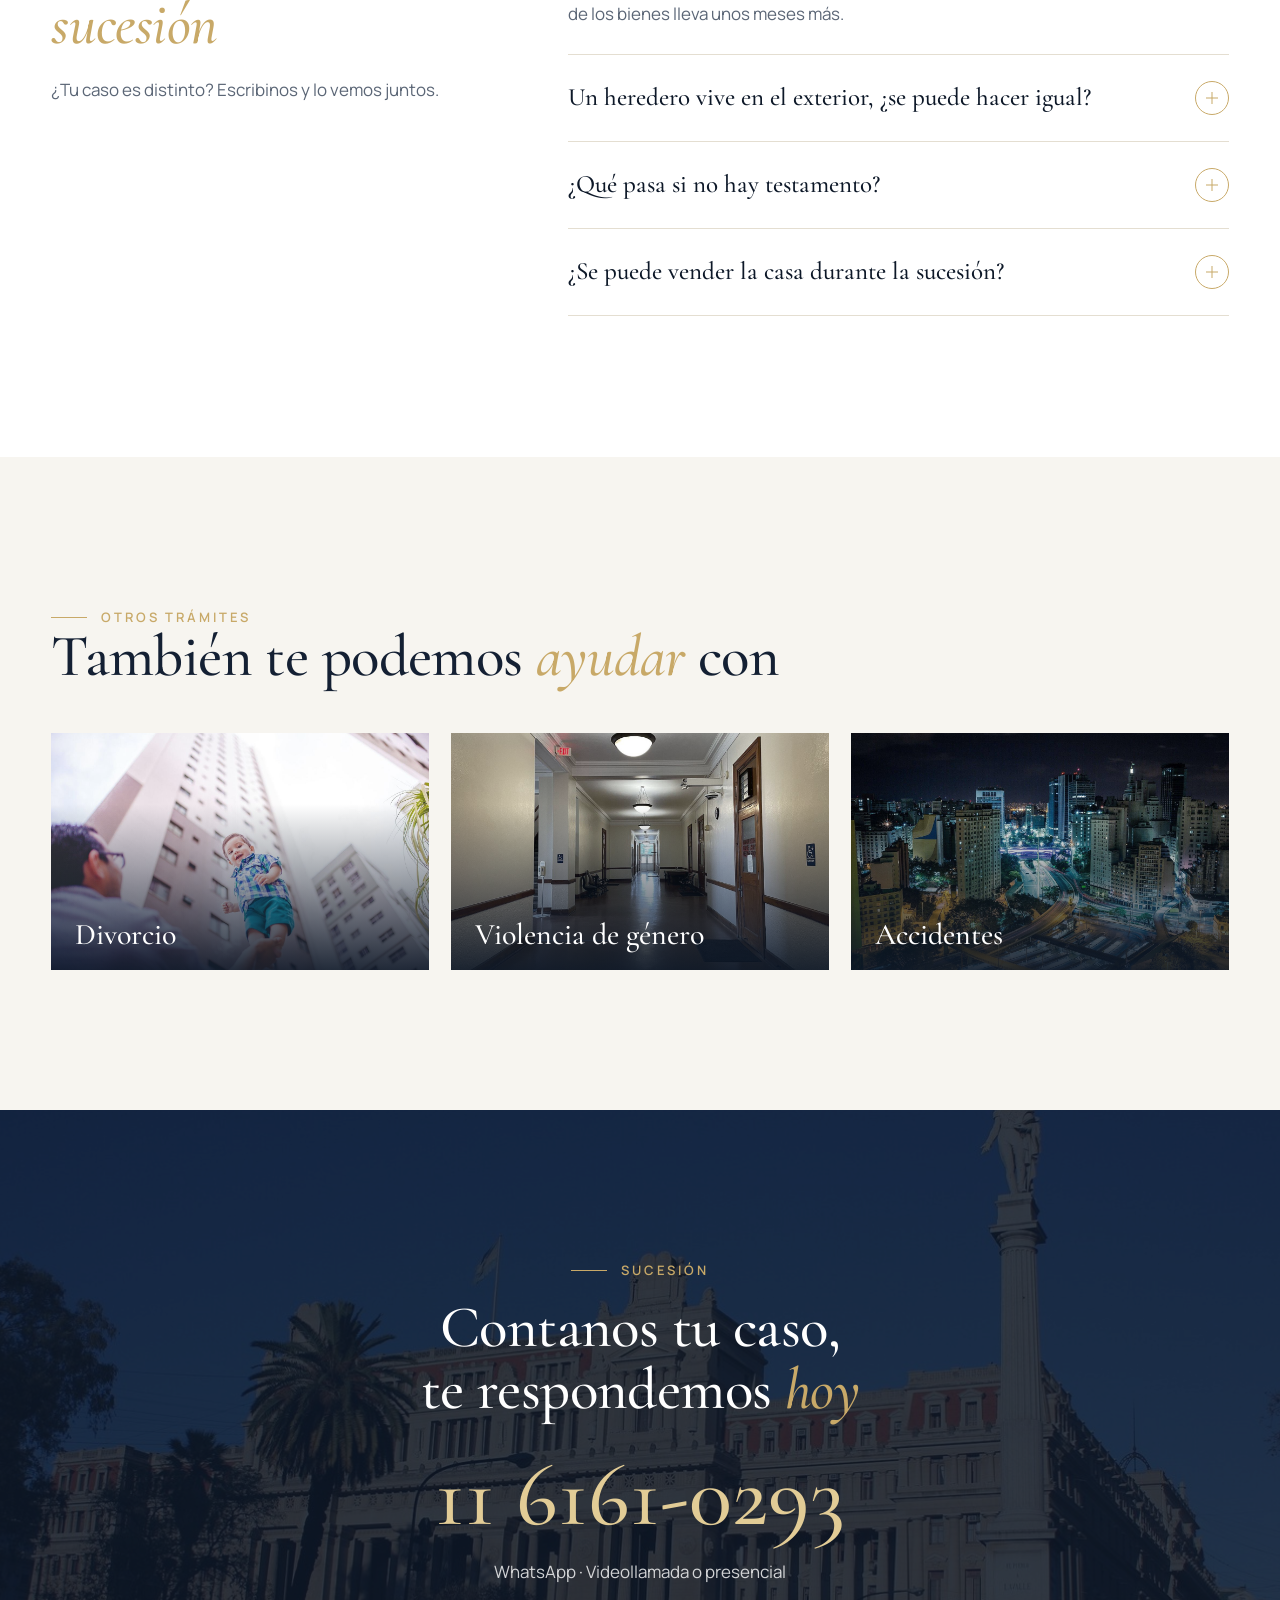
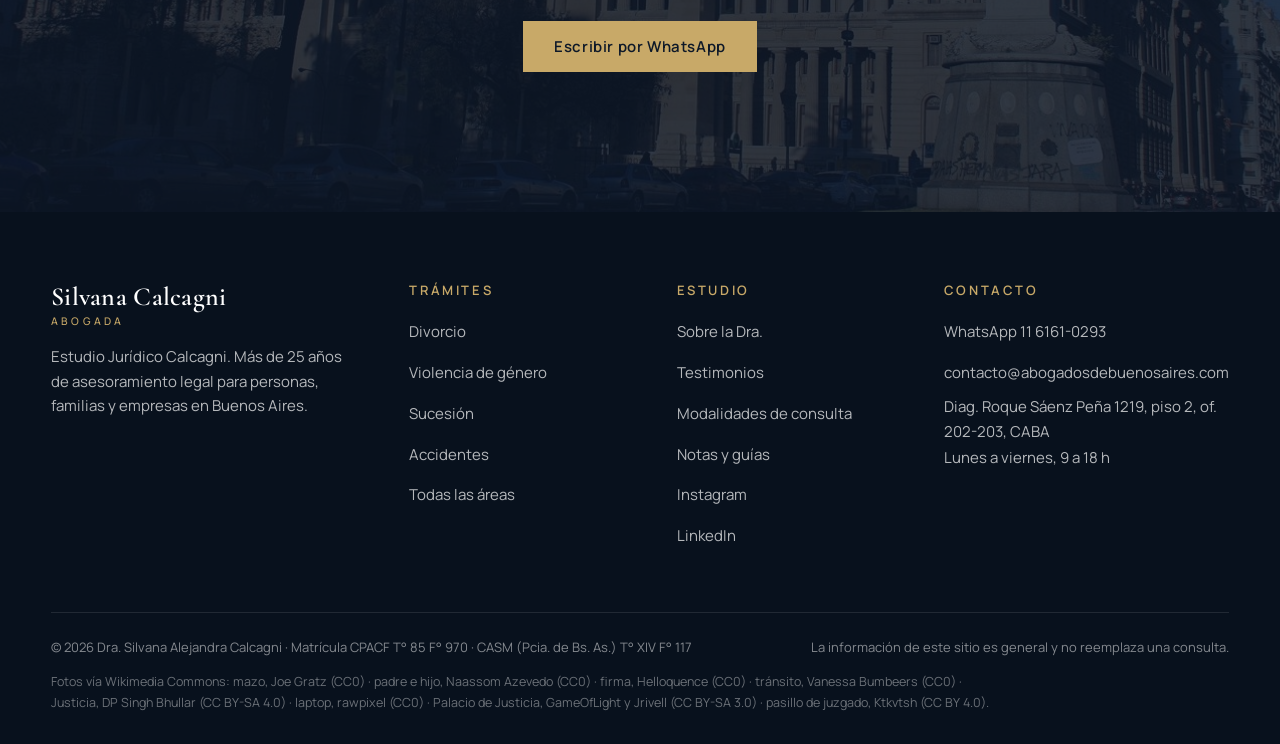
<file: vista-previa/sucesion.html>
<!doctype html>
<html lang="es">
<head>
<meta charset="utf-8">
<meta name="robots" content="noindex, nofollow">
<meta name="viewport" content="width=device-width, initial-scale=1, viewport-fit=cover">
<title>Sucesiones en CABA y Provincia · Dra. Silvana Calcagni</title>
<meta name="description" content="Sucesiones con o sin testamento en Buenos Aires. Declaratoria de herederos en 4 a 6 meses, pago en cuotas y herederos en el exterior.">
<link rel="preconnect" href="https://fonts.googleapis.com">
<link rel="preconnect" href="https://fonts.gstatic.com" crossorigin>
<link href="https://fonts.googleapis.com/css2?family=Cormorant+Garamond:ital,wght@0,500;0,600;1,500&family=Manrope:wght@400;500;600&display=swap" rel="stylesheet">
<link rel="stylesheet" href="estilos.css">
<script>document.documentElement.classList.add('js')</script>
<script type="application/ld+json">{"@context":"https://schema.org","@type":"LegalService","name":"Dra. Silvana Calcagni · Estudio Jurídico Calcagni","url":"https://abogadosdebuenosaires.com/","telephone":"+54 9 11 6161-0293","areaServed":"Buenos Aires","address":{"@type":"PostalAddress","streetAddress":"Diagonal Roque Sáenz Peña 1219, piso 2, of. 202-203","addressLocality":"Ciudad Autónoma de Buenos Aires","addressCountry":"AR"},"knowsAbout":["Derecho de familia","Violencia de género","Sucesiones","Accidentes de tránsito","Derecho penal","Asesoramiento a empresas"]}</script>
</head>
<body>
<header class="header" id="top">
  <div class="wrap">
    <a class="logo" href="index.html"><b>Silvana Calcagni</b><span>Abogada</span></a>
    <nav class="nav" aria-label="Principal">
      <a href="index.html#areas">Áreas</a><a href="index.html#empresas">Empresas</a><a href="index.html#resenas">Testimonios</a><a href="index.html#modalidades">Consulta</a><a href="violencia.html">Violencia de género</a><a href="index.html#ubicacion">Contacto</a>
      <a class="btn" data-wa="Hola Dra. Calcagni, quiero hacer una consulta." href="https://wa.me/5491161610293">Escribinos</a>
      <button class="burger" aria-label="Abrir menú" aria-expanded="false" aria-controls="mnav"><i></i></button>
    </nav>
  </div>
</header>
<nav class="mnav" id="mnav" aria-label="Menú">
  <small>Trámites</small><a href="divorcio.html">Divorcio</a><a href="violencia.html">Violencia de género</a><a href="sucesion.html">Sucesión</a><a href="accidentes.html">Accidentes</a>
  <small>El estudio</small><a href="index.html#empresas">Empresas</a><a href="index.html#resenas">Testimonios</a><a href="index.html#modalidades">Consulta</a><a href="violencia.html">Violencia de género</a><a href="index.html#ubicacion">Contacto</a>
  <a class="btn" data-wa="Hola Dra. Calcagni, quiero hacer una consulta." href="https://wa.me/5491161610293">Escribir por WhatsApp</a>
</nav>

<section class="phero">
  <div class="bg"><img src="../imagenes/sucesiones-1.jpg" alt="" width="1920" height="1280"></div>
  <div class="wrap">
    <p class="crumbs"><a href="index.html">Inicio</a> · <a href="index.html#areas">Trámites</a> · Sucesión</p>
    <h1>Sucesiones, <em>en orden y sin conflictos</em></h1>
    <p class="lead">Perder a alguien ya es suficiente. Me ocupo de los trámites para que la familia pueda heredar, vender o inscribir los bienes, también cuando hay herederos o bienes en otros países, con costos claros desde el primer día.</p>
    <div class="ctas">
      <a class="btn" data-wa="Hola Dra. Calcagni, quiero hacer una consulta sobre sucesión." href="https://wa.me/5491161610293">Consultar mi caso</a>
      <a class="btn ghost" href="#pasos">Cómo es el trámite</a>
    </div>
  </div>
</section>

<div class="facts wrap"><ul data-reveal><li><small>Declaratoria</small><b>4 a 6 meses</b><span>con papeles completos</span></li><li><small>Sucesiones internacionales</small><b>Online</b><span>herederos y bienes en el exterior</span></li><li><small>Honorarios</small><b>En cuotas</b><span>presupuesto por escrito</span></li><li><small>Primer paso</small><b>Partidas</b><span>y una consulta</span></li></ul></div>

<main>

<section class="section" id="pasos">
  <div class="wrap two">
    <div>
      <div data-reveal><span class="kicker">Paso a paso</span><h2>Cómo es el <em>trámite</em></h2><p class="sub">Los plazos son orientativos y dependen de cada juzgado y de cada caso. En la consulta te doy un plazo para tu situación.</p></div>
      <div class="timeline"><div class="tl" data-reveal><span class="dot">I</span><div><h3>Reunimos la documentación</h3><span class="dur">Semana 1 a 2</span><p>Partida de defunción, partidas que prueban el parentesco y datos de los bienes. Te digo exactamente qué falta y cómo pedirlo.</p></div></div><div class="tl" data-reveal><span class="dot">II</span><div><h3>Inicio en el juzgado</h3><span class="dur">Semana 3</span><p>Presento la sucesión en el juzgado del último domicilio de la persona fallecida.</p></div></div><div class="tl" data-reveal><span class="dot">III</span><div><h3>Edictos</h3><span class="dur">Mes 1 a 2</span><p>Se publica un aviso en el Boletín Oficial para que se presenten otros herederos o acreedores.</p></div></div><div class="tl" data-reveal><span class="dot">IV</span><div><h3>Declaratoria de herederos</h3><span class="dur">Mes 4 a 6</span><p>El juez declara quiénes son los herederos. Con eso ya se puede operar con los bienes.</p></div></div><div class="tl" data-reveal><span class="dot">V</span><div><h3>Inscripción o venta</h3><span class="dur">Después</span><p>Inscribimos los inmuebles y autos a nombre de los herederos, o se venden con autorización si la familia lo decide.</p></div></div></div>
    </div>
    <aside class="aside-box" data-reveal style="--d:1">
      <h3>Qué documentos necesitás</h3>
      <ul><li>Partida de defunción</li><li>Partidas de nacimiento o matrimonio de los herederos</li><li>DNI de cada heredero</li><li>Títulos de inmuebles o autos</li><li>Último domicilio de la persona fallecida</li><li>Testamento, si existe</li></ul>
      <div class="fee"><h3>Cómo se cobra</h3><p>Presupuesto por escrito que incluye honorarios, tasa de justicia y gastos. Se puede pagar en cuotas.</p></div>
      <a class="btn navy" data-wa="Hola Dra. Calcagni, quiero hacer una consulta sobre sucesión." href="https://wa.me/5491161610293">Enviar mis papeles por WhatsApp</a>
    </aside>
  </div>
</section>

<section class="reviews section" style="background:var(--paper)">
  <div class="wrap">
    <div class="top">
      <div data-reveal><span class="kicker">Testimonios</span><h2>Clientes que <em>ya pasaron por esto</em></h2></div>
    </div>
    <div class="rgrid two-r" style="margin-top:46px">
      <article class="review" data-area="sucesiones" data-reveal style="--d:0"><p class="q">“Teníamos la sucesión pendiente hacía años porque siempre faltaba algún papel y la íbamos dejando. Nos pasó una lista con lo que necesitaba cada uno y pudimos arrancar. Muy conforme con la atención.”</p><div class="who"><span class="av">DC</span><div><b>Diego C.</b><small>Cliente del estudio</small></div><span class="tag">Sucesiones</span></div></article>
      <article class="review" data-area="sucesiones" data-reveal style="--d:1"><p class="q">“Vivo afuera y necesitaba consultar por una propiedad de mis padres. Pudimos coordinar por la diferencia horaria y me aclaró qué documentación tenía que preparar desde acá. Buena atención.”</p><div class="who"><span class="av">AV</span><div><b>Adriana V.</b><small>Cliente del estudio</small></div><span class="tag">Sucesiones</span></div></article>
    </div>
  </div>
</section>

<section class="faq section" style="background:var(--white)">
  <div class="wrap grid">
    <div class="side" data-reveal><span class="kicker">Preguntas frecuentes</span><h2>Dudas sobre <em>sucesión</em></h2><p>¿Tu caso es distinto? Escribinos y lo vemos juntos.</p></div>
    <div data-reveal style="--d:1">
      <details name="faq" open><summary>¿Cuánto tarda una sucesión?<i></i></summary><p>La declaratoria de herederos suele salir en cuatro a seis meses. La inscripción de los bienes lleva unos meses más.</p></details>
      <details name="faq"><summary>Un heredero vive en el exterior, ¿se puede hacer igual?<i></i></summary><p>Sí. Se firma un poder en el consulado o con apostilla y todo lo demás se hace por videollamada.</p></details>
      <details name="faq"><summary>¿Qué pasa si no hay testamento?<i></i></summary><p>Es lo más común. La ley define quiénes heredan: hijos, cónyuge y, si no hay, padres o hermanos.</p></details>
      <details name="faq"><summary>¿Se puede vender la casa durante la sucesión?<i></i></summary><p>Sí, con acuerdo de los herederos y autorización del juez. A veces conviene para repartir el dinero.</p></details>
    </div>
  </div>
</section>

<section class="section" style="background:var(--paper)">
  <div class="wrap">
    <div data-reveal><span class="kicker">Otros trámites</span><h2>También te podemos <em>ayudar</em> con</h2></div>
    <div class="related"><a href="divorcio.html" data-reveal style="--d:0"><img src="../imagenes/familia-1.jpg" alt="" loading="lazy"><span>Divorcio</span></a><a href="violencia.html" data-reveal style="--d:1"><img src="../imagenes/penal-1.jpg" alt="" loading="lazy"><span>Violencia de género</span></a><a href="accidentes.html" data-reveal style="--d:2"><img src="../imagenes/accidentes-2.jpg" alt="" loading="lazy"><span>Accidentes</span></a></div>
  </div>
</section>

<section class="cta section" id="contacto">
  <div class="bg" aria-hidden="true"><img src="../imagenes/buenos-aires-1.jpg" alt="" loading="lazy" width="1920" height="1280"></div>
  <div class="wrap" data-reveal>
    <span class="kicker">Sucesión</span>
    <h2>Contanos tu caso, te respondemos <em>hoy</em></h2>
    <a class="phone" href="https://wa.me/5491161610293" target="_blank" rel="noopener">11 6161-0293</a>
    <p>WhatsApp · Videollamada o presencial</p>
    <a class="btn" data-wa="Hola Dra. Calcagni, quiero hacer una consulta sobre sucesión." href="https://wa.me/5491161610293">Escribir por WhatsApp</a>
  </div>
</section>
</main>
<footer class="footer">
  <div class="wrap">
    <div class="cols">
      <div class="about-f"><a class="logo" href="index.html"><b>Silvana Calcagni</b><span>Abogada</span></a><p>Estudio Jurídico Calcagni. Más de 25 años de asesoramiento legal para personas, familias y empresas en Buenos Aires.</p></div>
      <div><h4>Trámites</h4><ul><li><a href="divorcio.html">Divorcio</a></li><li><a href="violencia.html">Violencia de género</a></li><li><a href="sucesion.html">Sucesión</a></li><li><a href="accidentes.html">Accidentes</a></li><li><a href="index.html#areas">Todas las áreas</a></li></ul></div>
      <div><h4>Estudio</h4><ul><li><a href="index.html#estudio">Sobre la Dra.</a></li><li><a href="index.html#resenas">Testimonios</a></li><li><a href="index.html#modalidades">Modalidades de consulta</a></li><li><a href="index.html#notas">Notas y guías</a></li><li><a href="https://www.instagram.com/abogadacalcagni/" target="_blank" rel="noopener">Instagram</a></li><li><a href="https://ar.linkedin.com/in/silvana-alejandra-calcagni-197a69231" target="_blank" rel="noopener">LinkedIn</a></li></ul></div>
      <div><h4>Contacto</h4><ul><li><a href="https://wa.me/5491161610293" target="_blank" rel="noopener">WhatsApp 11 6161-0293</a></li><li><a href="mailto:contacto@abogadosdebuenosaires.com">contacto@abogadosdebuenosaires.com</a></li><li>Diag. Roque Sáenz Peña 1219, piso 2, of. 202-203, CABA</li><li>Lunes a viernes, 9 a 18 h</li></ul></div>
    </div>
    <div class="bottom"><span>© 2026 Dra. Silvana Alejandra Calcagni · Matrícula CPACF T° 85 F° 970 · CASM (Pcia. de Bs. As.) T° XIV F° 117</span><span>La información de este sitio es general y no reemplaza una consulta.</span></div>
    <p class="credits">Fotos vía Wikimedia Commons: mazo, Joe Gratz (CC0) · padre e hijo, Naassom Azevedo (CC0) · firma, Helloquence (CC0) · tránsito, Vanessa Bumbeers (CC0) · Justicia, DP Singh Bhullar (CC BY-SA 4.0) · laptop, rawpixel (CC0) · Palacio de Justicia, GameOfLight y Jrivell (CC BY-SA 3.0) · pasillo de juzgado, Ktkvtsh (CC BY 4.0).</p>
  </div>
</footer>

<a class="wa-float" data-wa="Hola Dra. Calcagni, quiero hacer una consulta." href="https://wa.me/5491161610293" aria-label="Escribir por WhatsApp"><svg viewBox="0 0 32 32" aria-hidden="true"><path d="M16 3C8.8 3 3 8.7 3 15.8c0 2.5.7 4.9 2 7L3 29l6.4-2c2 1.1 4.3 1.7 6.6 1.7 7.2 0 13-5.7 13-12.8S23.2 3 16 3zm0 23.4c-2.1 0-4.2-.6-6-1.7l-.4-.3-3.8 1.2 1.2-3.7-.3-.4c-1.2-1.8-1.8-3.9-1.8-6 0-5.9 4.9-10.7 11-10.7s11 4.8 11 10.7-4.9 10.9-10.9 10.9zm6-8c-.3-.2-2-1-2.3-1.1-.3-.1-.5-.2-.8.2-.2.3-.9 1.1-1.1 1.3-.2.2-.4.2-.7.1-.3-.2-1.4-.5-2.7-1.6-1-.9-1.7-2-1.9-2.3-.2-.3 0-.5.1-.7l.5-.6c.2-.2.2-.4.3-.6.1-.2 0-.4 0-.6l-1.1-2.5c-.3-.7-.6-.6-.8-.6h-.7c-.2 0-.6.1-.9.4-.3.3-1.2 1.1-1.2 2.7s1.2 3.1 1.4 3.4c.2.2 2.4 3.6 5.8 5 .8.4 1.5.6 2 .7.8.3 1.6.2 2.2.1.7-.1 2-.8 2.3-1.6.3-.8.3-1.4.2-1.6-.1-.1-.3-.2-.6-.3z"/></svg></a>
<span class="preview" aria-hidden="true">Vista previa</span>
<script src="app.js"></script>
</body>
</html>
</file>
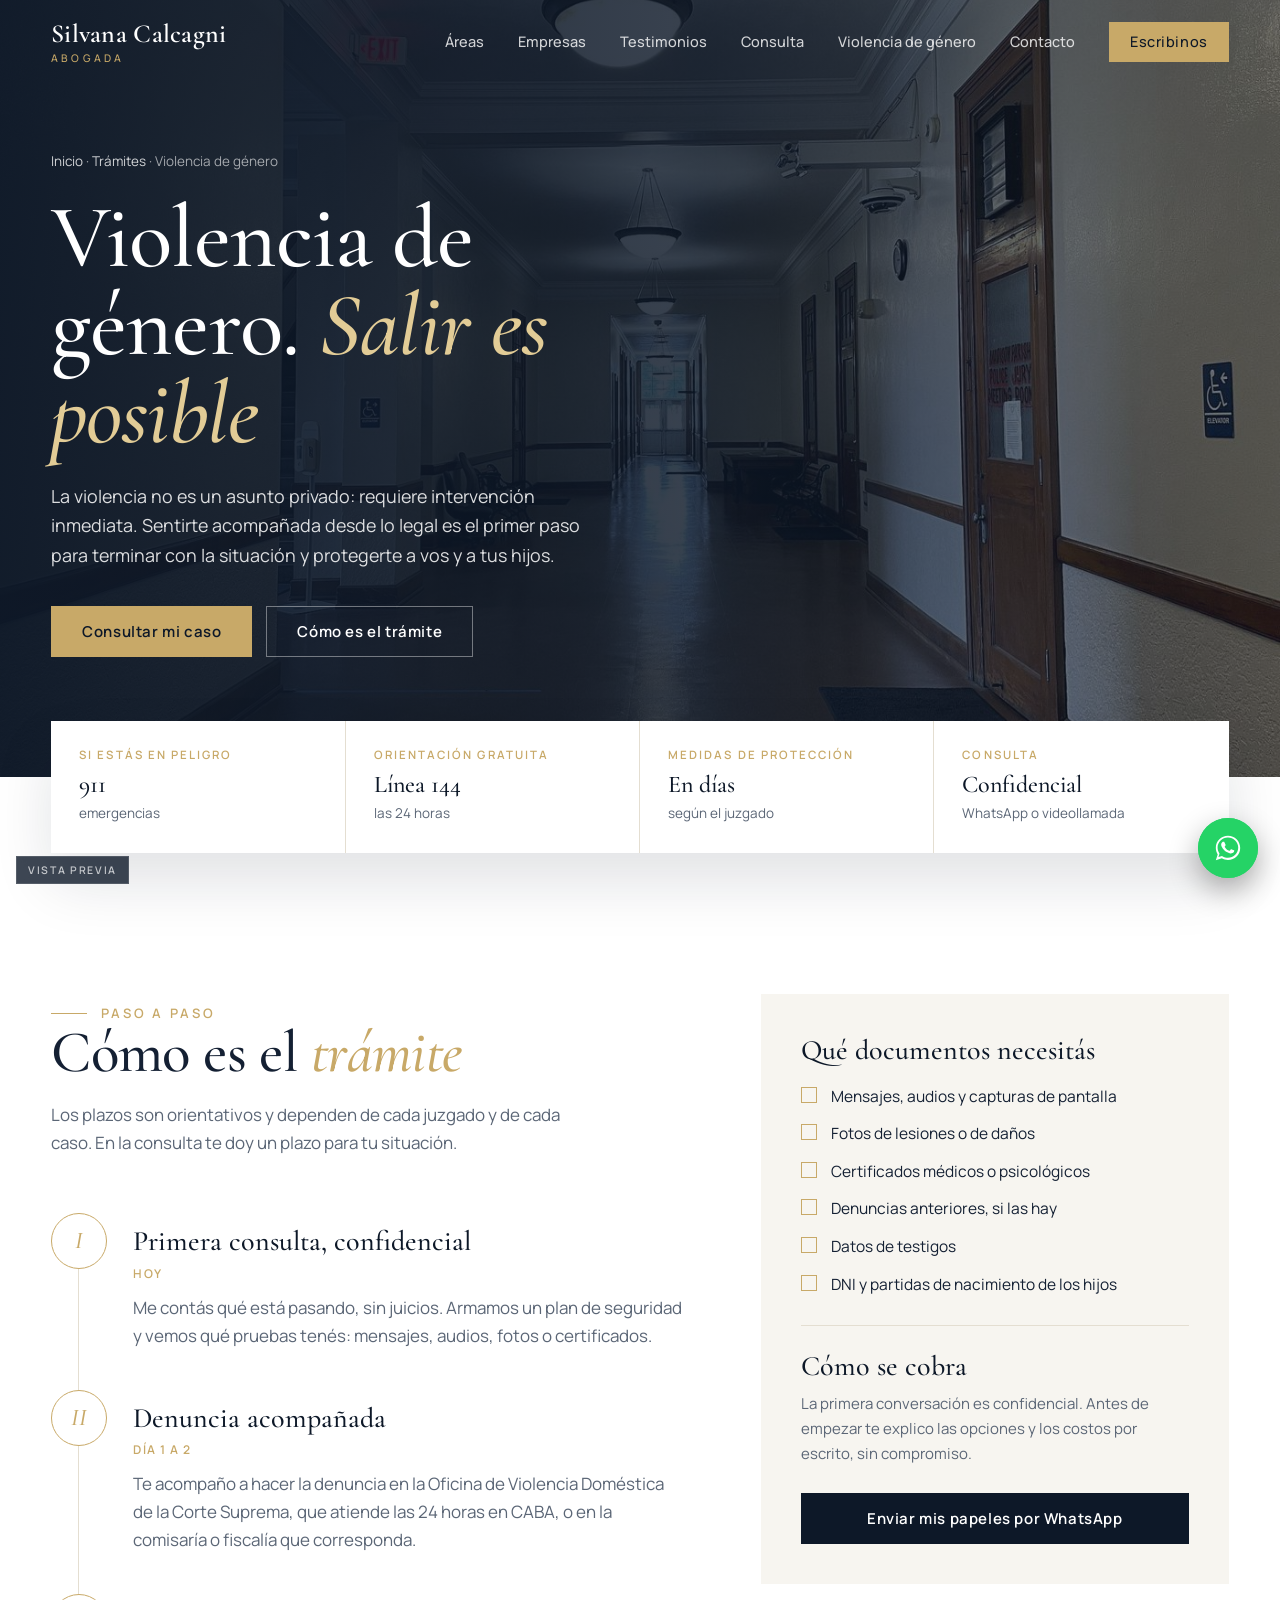
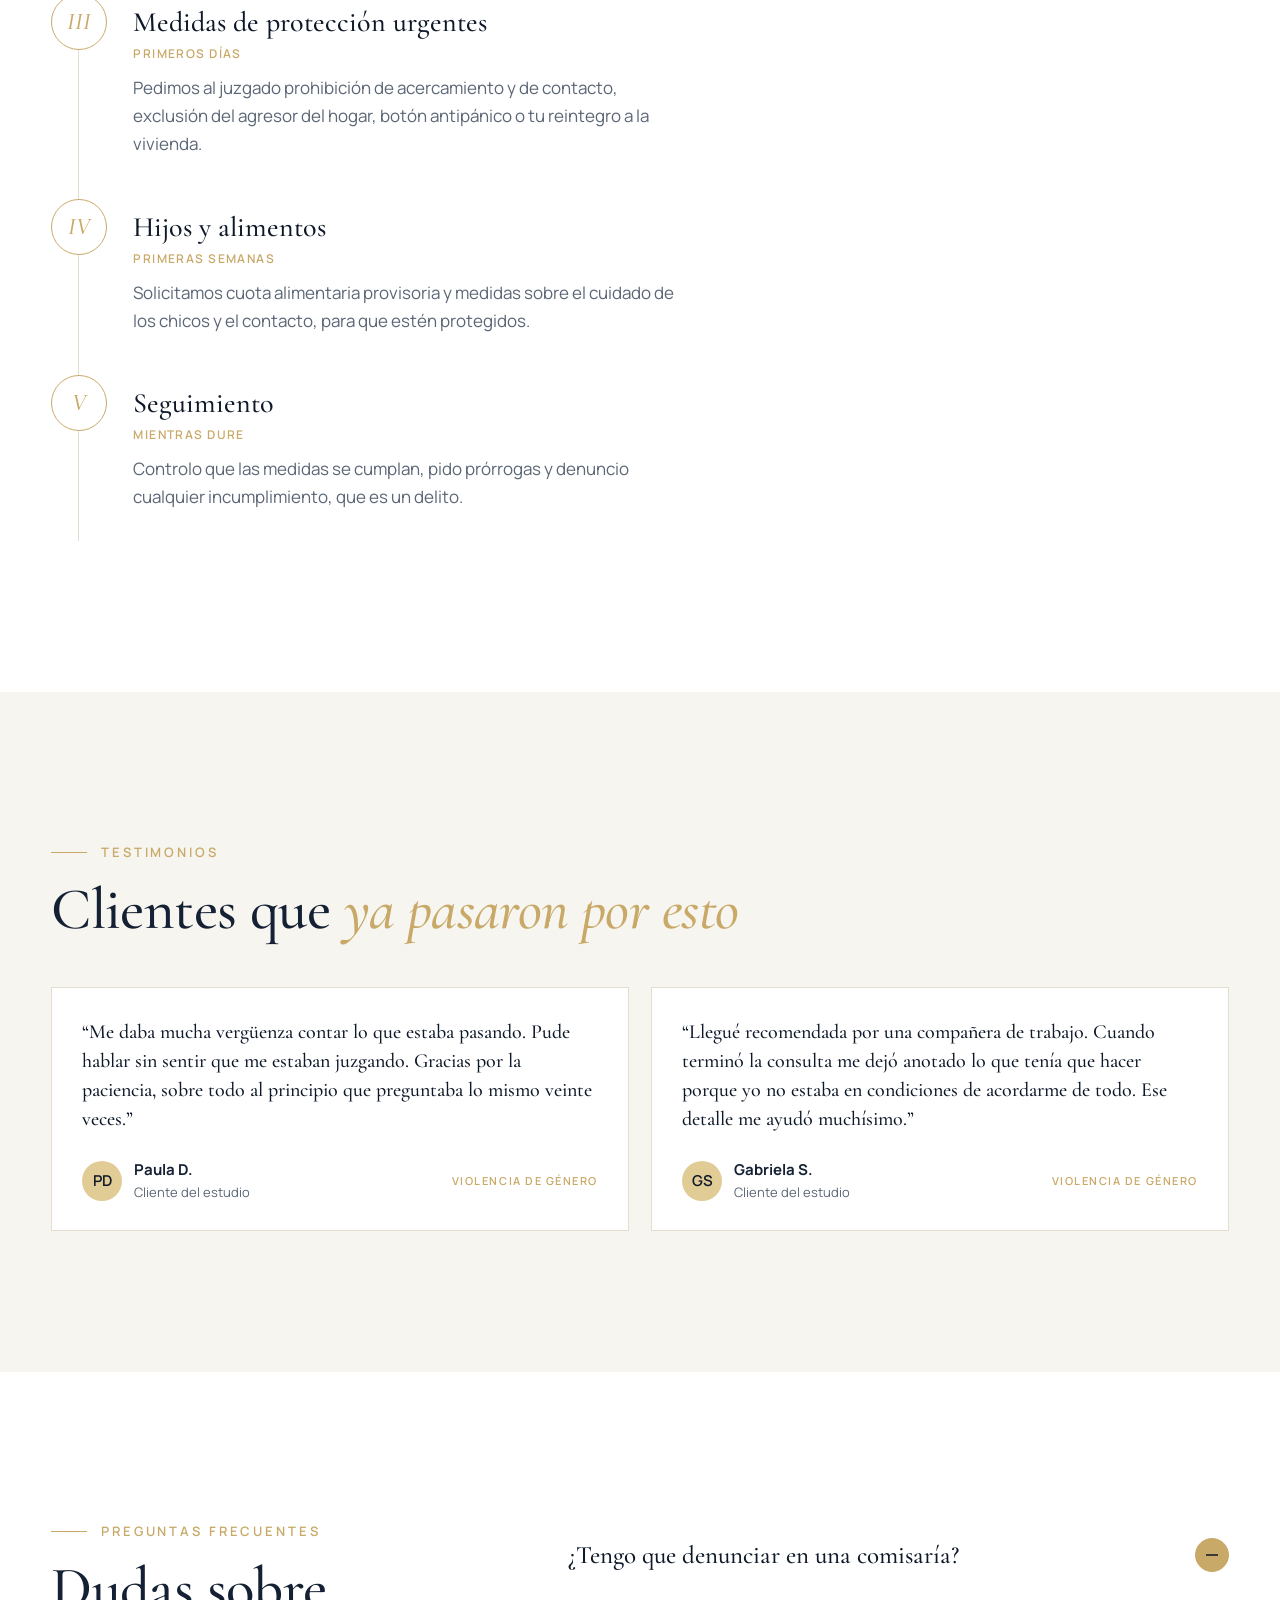
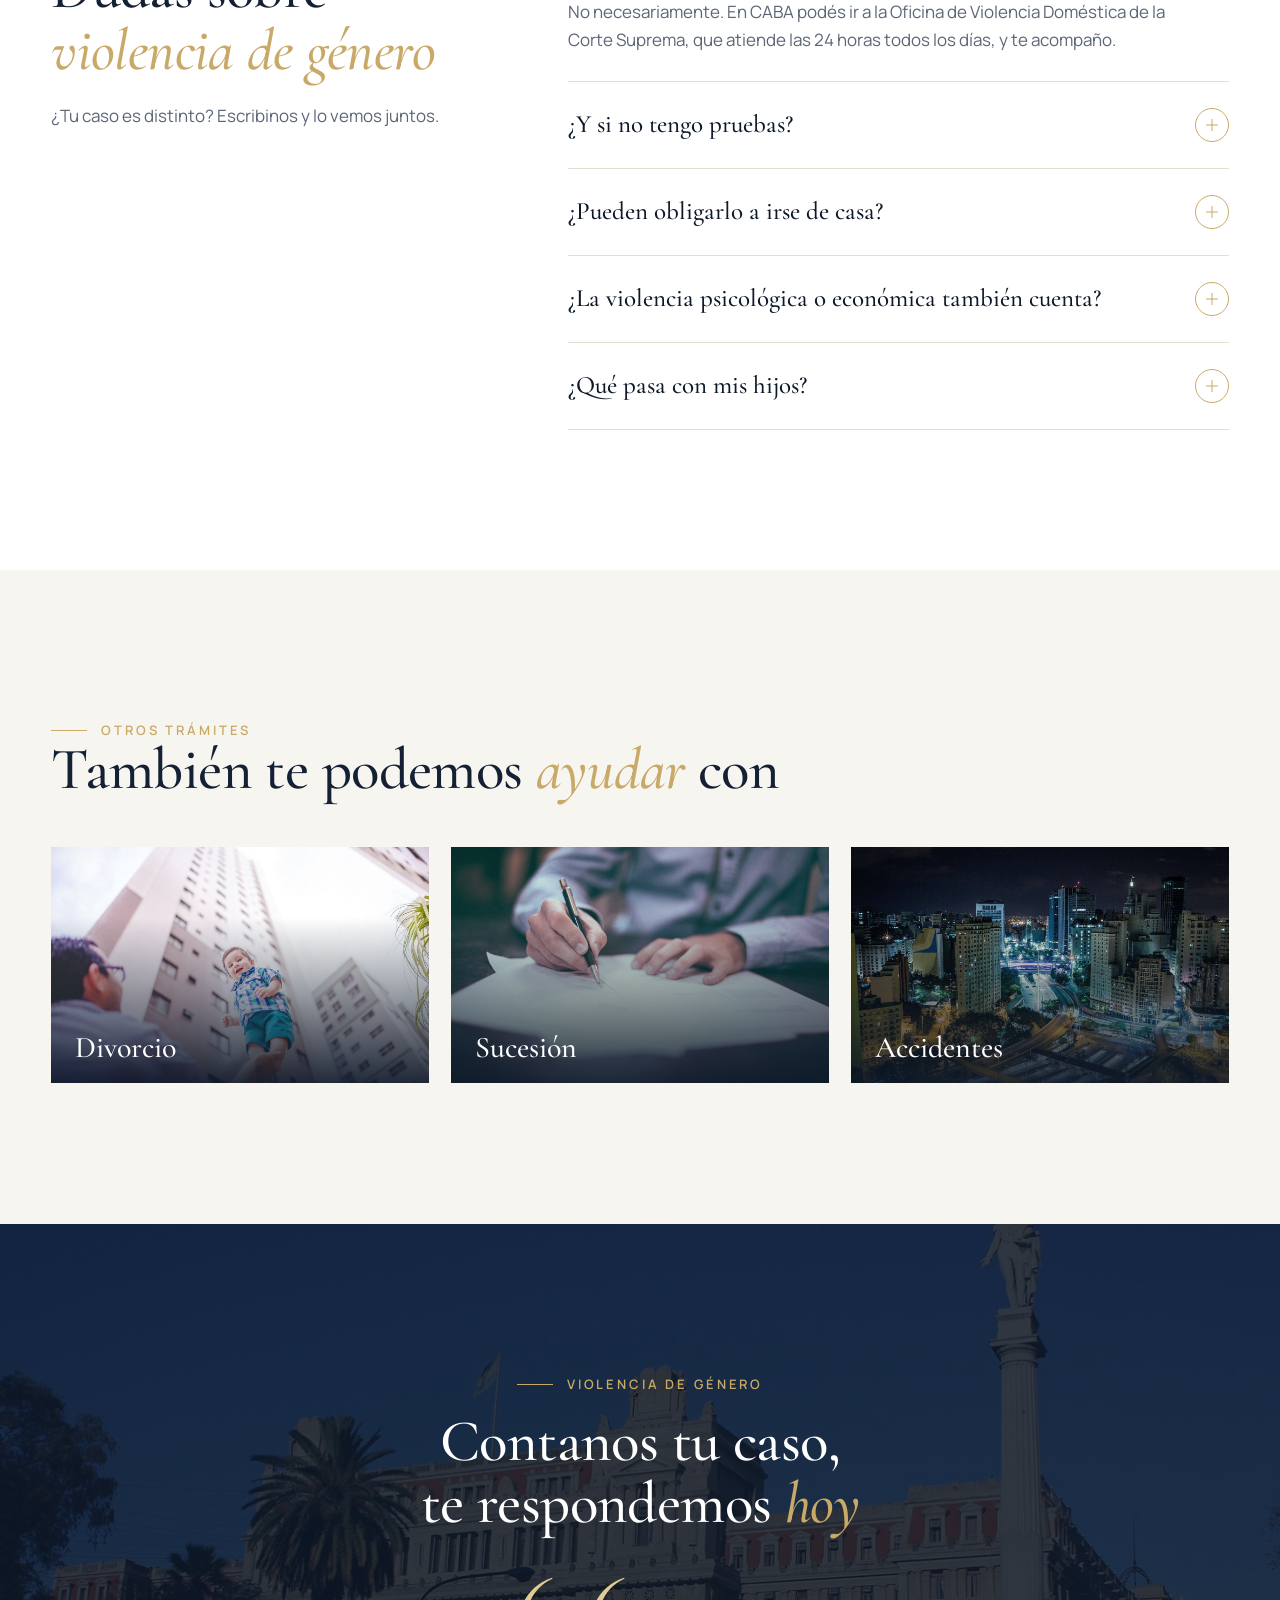
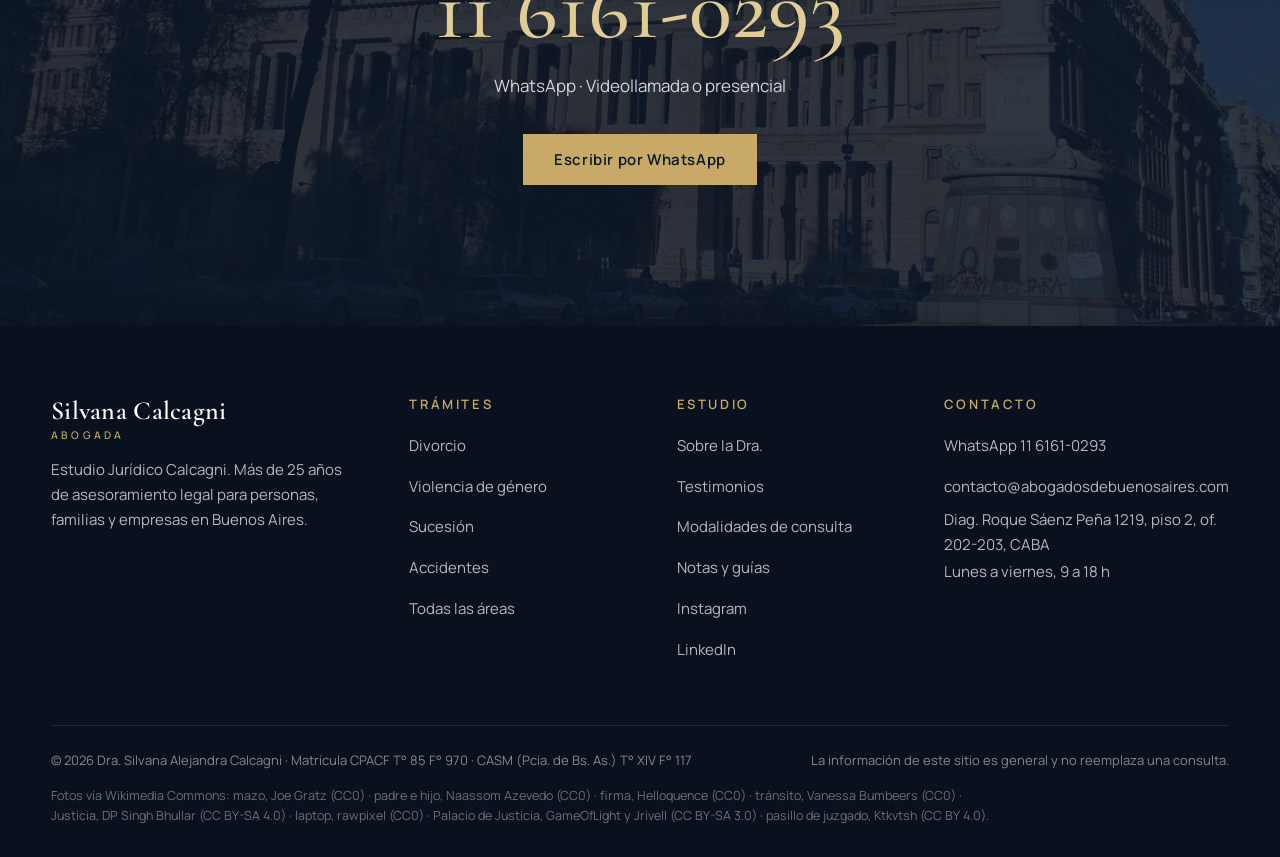
<file: vista-previa/violencia.html>
<!doctype html>
<html lang="es">
<head>
<meta charset="utf-8">
<meta name="robots" content="noindex, nofollow">
<meta name="viewport" content="width=device-width, initial-scale=1, viewport-fit=cover">
<title>Abogada en violencia de género y familiar · Dra. Silvana Calcagni</title>
<meta name="description" content="Abogada especializada en violencia de género y familiar en Buenos Aires. Denuncia, medidas de protección urgentes, exclusión del hogar y cuota alimentaria. Consulta confidencial.">
<link rel="preconnect" href="https://fonts.googleapis.com">
<link rel="preconnect" href="https://fonts.gstatic.com" crossorigin>
<link href="https://fonts.googleapis.com/css2?family=Cormorant+Garamond:ital,wght@0,500;0,600;1,500&family=Manrope:wght@400;500;600&display=swap" rel="stylesheet">
<link rel="stylesheet" href="estilos.css">
<script>document.documentElement.classList.add('js')</script>
<script type="application/ld+json">{"@context":"https://schema.org","@type":"LegalService","name":"Dra. Silvana Calcagni · Estudio Jurídico Calcagni","url":"https://abogadosdebuenosaires.com/","telephone":"+54 9 11 6161-0293","areaServed":"Buenos Aires","address":{"@type":"PostalAddress","streetAddress":"Diagonal Roque Sáenz Peña 1219, piso 2, of. 202-203","addressLocality":"Ciudad Autónoma de Buenos Aires","addressCountry":"AR"},"knowsAbout":["Derecho de familia","Violencia de género","Sucesiones","Accidentes de tránsito","Derecho penal","Asesoramiento a empresas"]}</script>
</head>
<body>
<header class="header" id="top">
  <div class="wrap">
    <a class="logo" href="index.html"><b>Silvana Calcagni</b><span>Abogada</span></a>
    <nav class="nav" aria-label="Principal">
      <a href="index.html#areas">Áreas</a><a href="index.html#empresas">Empresas</a><a href="index.html#resenas">Testimonios</a><a href="index.html#modalidades">Consulta</a><a href="violencia.html">Violencia de género</a><a href="index.html#ubicacion">Contacto</a>
      <a class="btn" data-wa="Hola Dra. Calcagni, quiero hacer una consulta." href="https://wa.me/5491161610293">Escribinos</a>
      <button class="burger" aria-label="Abrir menú" aria-expanded="false" aria-controls="mnav"><i></i></button>
    </nav>
  </div>
</header>
<nav class="mnav" id="mnav" aria-label="Menú">
  <small>Trámites</small><a href="divorcio.html">Divorcio</a><a href="violencia.html">Violencia de género</a><a href="sucesion.html">Sucesión</a><a href="accidentes.html">Accidentes</a>
  <small>El estudio</small><a href="index.html#empresas">Empresas</a><a href="index.html#resenas">Testimonios</a><a href="index.html#modalidades">Consulta</a><a href="violencia.html">Violencia de género</a><a href="index.html#ubicacion">Contacto</a>
  <a class="btn" data-wa="Hola Dra. Calcagni, quiero hacer una consulta." href="https://wa.me/5491161610293">Escribir por WhatsApp</a>
</nav>

<section class="phero">
  <div class="bg"><img src="../imagenes/penal-1.jpg" alt="" width="1920" height="1280"></div>
  <div class="wrap">
    <p class="crumbs"><a href="index.html">Inicio</a> · <a href="index.html#areas">Trámites</a> · Violencia de género</p>
    <h1>Violencia de género. <em>Salir es posible</em></h1>
    <p class="lead">La violencia no es un asunto privado: requiere intervención inmediata. Sentirte acompañada desde lo legal es el primer paso para terminar con la situación y protegerte a vos y a tus hijos.</p>
    <div class="ctas">
      <a class="btn" data-wa="Hola Dra. Calcagni, quiero hacer una consulta sobre violencia de género." href="https://wa.me/5491161610293">Consultar mi caso</a>
      <a class="btn ghost" href="#pasos">Cómo es el trámite</a>
    </div>
  </div>
</section>

<div class="facts wrap"><ul data-reveal><li><small>Si estás en peligro</small><b>911</b><span>emergencias</span></li><li><small>Orientación gratuita</small><b>Línea 144</b><span>las 24 horas</span></li><li><small>Medidas de protección</small><b>En días</b><span>según el juzgado</span></li><li><small>Consulta</small><b>Confidencial</b><span>WhatsApp o videollamada</span></li></ul></div>

<main>

<section class="section" id="pasos">
  <div class="wrap two">
    <div>
      <div data-reveal><span class="kicker">Paso a paso</span><h2>Cómo es el <em>trámite</em></h2><p class="sub">Los plazos son orientativos y dependen de cada juzgado y de cada caso. En la consulta te doy un plazo para tu situación.</p></div>
      <div class="timeline"><div class="tl" data-reveal><span class="dot">I</span><div><h3>Primera consulta, confidencial</h3><span class="dur">Hoy</span><p>Me contás qué está pasando, sin juicios. Armamos un plan de seguridad y vemos qué pruebas tenés: mensajes, audios, fotos o certificados.</p></div></div><div class="tl" data-reveal><span class="dot">II</span><div><h3>Denuncia acompañada</h3><span class="dur">Día 1 a 2</span><p>Te acompaño a hacer la denuncia en la Oficina de Violencia Doméstica de la Corte Suprema, que atiende las 24 horas en CABA, o en la comisaría o fiscalía que corresponda.</p></div></div><div class="tl" data-reveal><span class="dot">III</span><div><h3>Medidas de protección urgentes</h3><span class="dur">Primeros días</span><p>Pedimos al juzgado prohibición de acercamiento y de contacto, exclusión del agresor del hogar, botón antipánico o tu reintegro a la vivienda.</p></div></div><div class="tl" data-reveal><span class="dot">IV</span><div><h3>Hijos y alimentos</h3><span class="dur">Primeras semanas</span><p>Solicitamos cuota alimentaria provisoria y medidas sobre el cuidado de los chicos y el contacto, para que estén protegidos.</p></div></div><div class="tl" data-reveal><span class="dot">V</span><div><h3>Seguimiento</h3><span class="dur">Mientras dure</span><p>Controlo que las medidas se cumplan, pido prórrogas y denuncio cualquier incumplimiento, que es un delito.</p></div></div></div>
    </div>
    <aside class="aside-box" data-reveal style="--d:1">
      <h3>Qué documentos necesitás</h3>
      <ul><li>Mensajes, audios y capturas de pantalla</li><li>Fotos de lesiones o de daños</li><li>Certificados médicos o psicológicos</li><li>Denuncias anteriores, si las hay</li><li>Datos de testigos</li><li>DNI y partidas de nacimiento de los hijos</li></ul>
      <div class="fee"><h3>Cómo se cobra</h3><p>La primera conversación es confidencial. Antes de empezar te explico las opciones y los costos por escrito, sin compromiso.</p></div>
      <a class="btn navy" data-wa="Hola Dra. Calcagni, quiero hacer una consulta sobre violencia de género." href="https://wa.me/5491161610293">Enviar mis papeles por WhatsApp</a>
    </aside>
  </div>
</section>

<section class="reviews section" style="background:var(--paper)">
  <div class="wrap">
    <div class="top">
      <div data-reveal><span class="kicker">Testimonios</span><h2>Clientes que <em>ya pasaron por esto</em></h2></div>
    </div>
    <div class="rgrid two-r" style="margin-top:46px">
      <article class="review" data-area="violencia" data-reveal style="--d:0"><p class="q">“Me daba mucha vergüenza contar lo que estaba pasando. Pude hablar sin sentir que me estaban juzgando. Gracias por la paciencia, sobre todo al principio que preguntaba lo mismo veinte veces.”</p><div class="who"><span class="av">PD</span><div><b>Paula D.</b><small>Cliente del estudio</small></div><span class="tag">Violencia de género</span></div></article>
      <article class="review" data-area="violencia" data-reveal style="--d:1"><p class="q">“Llegué recomendada por una compañera de trabajo. Cuando terminó la consulta me dejó anotado lo que tenía que hacer porque yo no estaba en condiciones de acordarme de todo. Ese detalle me ayudó muchísimo.”</p><div class="who"><span class="av">GS</span><div><b>Gabriela S.</b><small>Cliente del estudio</small></div><span class="tag">Violencia de género</span></div></article>
    </div>
  </div>
</section>

<section class="faq section" style="background:var(--white)">
  <div class="wrap grid">
    <div class="side" data-reveal><span class="kicker">Preguntas frecuentes</span><h2>Dudas sobre <em>violencia de género</em></h2><p>¿Tu caso es distinto? Escribinos y lo vemos juntos.</p></div>
    <div data-reveal style="--d:1">
      <details name="faq" open><summary>¿Tengo que denunciar en una comisaría?<i></i></summary><p>No necesariamente. En CABA podés ir a la Oficina de Violencia Doméstica de la Corte Suprema, que atiende las 24 horas todos los días, y te acompaño.</p></details>
      <details name="faq"><summary>¿Y si no tengo pruebas?<i></i></summary><p>Tu relato es importante. Muchas pruebas se reúnen después: mensajes, testigos, informes médicos o psicológicos. Lo vemos juntas en la consulta.</p></details>
      <details name="faq"><summary>¿Pueden obligarlo a irse de casa?<i></i></summary><p>Sí. La exclusión del hogar es una de las medidas que puede ordenar el juez para protegerte.</p></details>
      <details name="faq"><summary>¿La violencia psicológica o económica también cuenta?<i></i></summary><p>Sí. La ley reconoce la violencia física, psicológica, sexual, económica y simbólica, entre otras.</p></details>
      <details name="faq"><summary>¿Qué pasa con mis hijos?<i></i></summary><p>Se pueden pedir una cuota alimentaria provisoria y medidas sobre su cuidado y el contacto con el otro progenitor, para protegerlos.</p></details>
    </div>
  </div>
</section>

<section class="section" style="background:var(--paper)">
  <div class="wrap">
    <div data-reveal><span class="kicker">Otros trámites</span><h2>También te podemos <em>ayudar</em> con</h2></div>
    <div class="related"><a href="divorcio.html" data-reveal style="--d:0"><img src="../imagenes/familia-1.jpg" alt="" loading="lazy"><span>Divorcio</span></a><a href="sucesion.html" data-reveal style="--d:1"><img src="../imagenes/sucesiones-1.jpg" alt="" loading="lazy"><span>Sucesión</span></a><a href="accidentes.html" data-reveal style="--d:2"><img src="../imagenes/accidentes-2.jpg" alt="" loading="lazy"><span>Accidentes</span></a></div>
  </div>
</section>

<section class="cta section" id="contacto">
  <div class="bg" aria-hidden="true"><img src="../imagenes/buenos-aires-1.jpg" alt="" loading="lazy" width="1920" height="1280"></div>
  <div class="wrap" data-reveal>
    <span class="kicker">Violencia de género</span>
    <h2>Contanos tu caso, te respondemos <em>hoy</em></h2>
    <a class="phone" href="https://wa.me/5491161610293" target="_blank" rel="noopener">11 6161-0293</a>
    <p>WhatsApp · Videollamada o presencial</p>
    <a class="btn" data-wa="Hola Dra. Calcagni, quiero hacer una consulta sobre violencia de género." href="https://wa.me/5491161610293">Escribir por WhatsApp</a>
  </div>
</section>
</main>
<footer class="footer">
  <div class="wrap">
    <div class="cols">
      <div class="about-f"><a class="logo" href="index.html"><b>Silvana Calcagni</b><span>Abogada</span></a><p>Estudio Jurídico Calcagni. Más de 25 años de asesoramiento legal para personas, familias y empresas en Buenos Aires.</p></div>
      <div><h4>Trámites</h4><ul><li><a href="divorcio.html">Divorcio</a></li><li><a href="violencia.html">Violencia de género</a></li><li><a href="sucesion.html">Sucesión</a></li><li><a href="accidentes.html">Accidentes</a></li><li><a href="index.html#areas">Todas las áreas</a></li></ul></div>
      <div><h4>Estudio</h4><ul><li><a href="index.html#estudio">Sobre la Dra.</a></li><li><a href="index.html#resenas">Testimonios</a></li><li><a href="index.html#modalidades">Modalidades de consulta</a></li><li><a href="index.html#notas">Notas y guías</a></li><li><a href="https://www.instagram.com/abogadacalcagni/" target="_blank" rel="noopener">Instagram</a></li><li><a href="https://ar.linkedin.com/in/silvana-alejandra-calcagni-197a69231" target="_blank" rel="noopener">LinkedIn</a></li></ul></div>
      <div><h4>Contacto</h4><ul><li><a href="https://wa.me/5491161610293" target="_blank" rel="noopener">WhatsApp 11 6161-0293</a></li><li><a href="mailto:contacto@abogadosdebuenosaires.com">contacto@abogadosdebuenosaires.com</a></li><li>Diag. Roque Sáenz Peña 1219, piso 2, of. 202-203, CABA</li><li>Lunes a viernes, 9 a 18 h</li></ul></div>
    </div>
    <div class="bottom"><span>© 2026 Dra. Silvana Alejandra Calcagni · Matrícula CPACF T° 85 F° 970 · CASM (Pcia. de Bs. As.) T° XIV F° 117</span><span>La información de este sitio es general y no reemplaza una consulta.</span></div>
    <p class="credits">Fotos vía Wikimedia Commons: mazo, Joe Gratz (CC0) · padre e hijo, Naassom Azevedo (CC0) · firma, Helloquence (CC0) · tránsito, Vanessa Bumbeers (CC0) · Justicia, DP Singh Bhullar (CC BY-SA 4.0) · laptop, rawpixel (CC0) · Palacio de Justicia, GameOfLight y Jrivell (CC BY-SA 3.0) · pasillo de juzgado, Ktkvtsh (CC BY 4.0).</p>
  </div>
</footer>

<a class="wa-float" data-wa="Hola Dra. Calcagni, quiero hacer una consulta." href="https://wa.me/5491161610293" aria-label="Escribir por WhatsApp"><svg viewBox="0 0 32 32" aria-hidden="true"><path d="M16 3C8.8 3 3 8.7 3 15.8c0 2.5.7 4.9 2 7L3 29l6.4-2c2 1.1 4.3 1.7 6.6 1.7 7.2 0 13-5.7 13-12.8S23.2 3 16 3zm0 23.4c-2.1 0-4.2-.6-6-1.7l-.4-.3-3.8 1.2 1.2-3.7-.3-.4c-1.2-1.8-1.8-3.9-1.8-6 0-5.9 4.9-10.7 11-10.7s11 4.8 11 10.7-4.9 10.9-10.9 10.9zm6-8c-.3-.2-2-1-2.3-1.1-.3-.1-.5-.2-.8.2-.2.3-.9 1.1-1.1 1.3-.2.2-.4.2-.7.1-.3-.2-1.4-.5-2.7-1.6-1-.9-1.7-2-1.9-2.3-.2-.3 0-.5.1-.7l.5-.6c.2-.2.2-.4.3-.6.1-.2 0-.4 0-.6l-1.1-2.5c-.3-.7-.6-.6-.8-.6h-.7c-.2 0-.6.1-.9.4-.3.3-1.2 1.1-1.2 2.7s1.2 3.1 1.4 3.4c.2.2 2.4 3.6 5.8 5 .8.4 1.5.6 2 .7.8.3 1.6.2 2.2.1.7-.1 2-.8 2.3-1.6.3-.8.3-1.4.2-1.6-.1-.1-.3-.2-.6-.3z"/></svg></a>
<span class="preview" aria-hidden="true">Vista previa</span>
<script src="app.js"></script>
</body>
</html>
</file>
<file: estilos.css>
/* Elegante premium: azul noche y dorado suave, serif clásica para títulos, fotos grandes con movimiento lento. */
:root {
  color-scheme: light;
  --navy: #0d1828;
  --navy-2: #15243a;
  --navy-3: #1e3150;
  --gold: #c8a968;
  --gold-2: #e2cc96;
  --paper: #f7f5f0;
  --white: #ffffff;
  --ink: #142033;
  --muted: #5b6676;
  --line: #e4ded1;
  --serif: "Cormorant Garamond", Georgia, "Times New Roman", serif;
  --sans: "Manrope", "Helvetica Neue", Arial, sans-serif;
  --m: clamp(16px, 4vw, 64px);
  --max: 1240px;
  --ease: cubic-bezier(.2, .7, .2, 1);
}
*, *::before, *::after { box-sizing: border-box; }
html { scroll-behavior: smooth; -webkit-text-size-adjust: 100%; }
body { margin: 0; background: var(--white); color: var(--ink); font: 400 17px/1.65 var(--sans); overflow-x: clip; }
h1, h2, h3, p, ul, figure, blockquote { margin: 0; }
ul { padding: 0; list-style: none; }
a { color: inherit; }
img { display: block; max-width: 100%; }
:focus-visible { outline: 2px solid var(--gold); outline-offset: 3px; }
.wrap { width: 100%; max-width: calc(var(--max) + 2 * var(--m)); margin-inline: auto; padding-left: max(var(--m), env(safe-area-inset-left, 0px)); padding-right: max(var(--m), env(safe-area-inset-right, 0px)); }
.kicker { display: inline-flex; align-items: center; gap: 14px; font: 600 13px/1 var(--sans); letter-spacing: .22em; text-transform: uppercase; color: var(--gold); }
.kicker::before { content: ""; width: 36px; height: 1px; background: currentColor; }
h2 { font: 500 clamp(36px, 4.6vw, 60px)/1.05 var(--serif); letter-spacing: -0.01em; text-wrap: balance; }
h2 em { font-style: italic; color: var(--gold); }
.section { padding-block: clamp(88px, 11vw, 150px); }
.btn { display: inline-flex; align-items: center; gap: 12px; padding: 17px 30px; font: 600 15px/1 var(--sans); letter-spacing: .04em; text-decoration: none; border: 1px solid var(--gold); background: var(--gold); color: var(--navy); cursor: pointer; transition: background .3s, color .3s, transform .3s var(--ease); }
.btn:hover { background: transparent; color: var(--gold-2); transform: translateY(-2px); }
.btn.ghost { background: transparent; color: var(--white); border-color: #ffffff66; }
.btn.ghost:hover { border-color: var(--gold); color: var(--gold-2); }
.btn svg { width: 18px; height: 18px; fill: currentColor; }

/* header */
.header { position: fixed; inset: 0 0 auto; z-index: 20; padding-top: env(safe-area-inset-top, 0px); transition: background .4s, box-shadow .4s; }
.header .wrap { display: flex; align-items: center; justify-content: space-between; height: 84px; transition: height .4s; }
.header.solid { background: #0d1828f2; box-shadow: 0 10px 30px #0006; }
.header.solid .wrap { height: 68px; }
.logo { display: flex; flex-direction: column; text-decoration: none; color: var(--white); line-height: 1; }
.logo b { font: 600 26px/1 var(--serif); letter-spacing: .01em; }
.logo span { font: 500 10.5px/1 var(--sans); letter-spacing: .3em; text-transform: uppercase; color: var(--gold); margin-top: 6px; }
.nav { display: flex; align-items: center; gap: 34px; }
.nav a { color: #ffffffcc; text-decoration: none; font-size: 14.5px; font-weight: 500; position: relative; transition: color .3s; }
.nav a:not(.btn)::after { content: ""; position: absolute; left: 0; right: 0; bottom: -6px; height: 1px; background: var(--gold); transform: scaleX(0); transform-origin: left; transition: transform .35s var(--ease); }
.nav a:not(.btn):hover { color: var(--white); }
.nav a:not(.btn):hover::after { transform: scaleX(1); }
.nav .btn { padding: 12px 20px; color: var(--navy); }
.nav .btn:hover { color: var(--gold-2); }

/* hero */
.hero { position: relative; min-height: 100svh; display: grid; align-items: center; color: var(--white); background: var(--navy); overflow: hidden; }
.hero .bg { position: absolute; inset: 0; }
.hero .bg img { width: 100%; height: 100%; object-fit: cover; object-position: center 30%; animation: kenburns 24s ease-in-out infinite alternate; }
.hero .bg::after { content: ""; position: absolute; inset: 0; background: linear-gradient(90deg, #0d1828f5 0%, #0d1828d9 42%, #0d182866 100%), linear-gradient(0deg, #0d1828 0%, transparent 30%); }
.hero .content { position: relative; z-index: 1; padding-top: 120px; padding-bottom: 140px; }
.hero h1 { font: 500 clamp(56px, 9vw, 128px)/.95 var(--serif); letter-spacing: -0.015em; margin-top: 26px; }
.hero h1 em { display: block; font-style: italic; color: var(--gold-2); }
.hero .lead { margin-top: 30px; max-width: 520px; font-size: clamp(17px, 1.4vw, 20px); color: #ffffffd9; }
.hero .ctas { display: flex; flex-wrap: wrap; gap: 14px; margin-top: 40px; }
.hero .scroll { position: absolute; z-index: 1; left: 50%; bottom: 28px; transform: translateX(-50%); width: 26px; height: 42px; border: 1px solid #ffffff66; border-radius: 13px; }
.hero .scroll::after { content: ""; position: absolute; left: 50%; top: 9px; width: 3px; height: 8px; margin-left: -1.5px; background: var(--gold); border-radius: 2px; animation: wheel 1.8s ease-in-out infinite; }

/* stats strip */
.stats { position: relative; z-index: 2; margin-top: -70px; }
.stats ul { display: grid; grid-template-columns: repeat(4, 1fr); background: var(--white); box-shadow: 0 30px 60px #0d18281f; }
.stats li { padding: 34px 30px; border-right: 1px solid var(--line); }
.stats li:last-child { border-right: 0; }
.stats b { display: block; font: 600 46px/1 var(--serif); color: var(--navy); }
.stats b sup { font-size: .5em; color: var(--gold); }
.stats span { display: block; margin-top: 8px; font-size: 14px; color: var(--muted); }

/* areas */
.areas .head { display: grid; grid-template-columns: 1.1fr 1fr; gap: 48px; align-items: end; margin-bottom: 56px; }
.areas .head h2 { margin-top: 18px; }
.areas .head p { color: var(--muted); max-width: 46ch; }
.cards { display: grid; grid-template-columns: repeat(3, 1fr); gap: 22px; }
.card { position: relative; display: block; aspect-ratio: 4 / 5; overflow: hidden; color: var(--white); text-decoration: none; background: var(--navy); }
.card img { width: 100%; height: 100%; object-fit: cover; transition: transform 1.1s var(--ease), filter .6s; filter: saturate(.85); }
.card::after { content: ""; position: absolute; inset: 0; background: linear-gradient(180deg, #0d182800 30%, #0d1828e6 100%); transition: background .5s; }
.card .txt { position: absolute; z-index: 1; left: 0; right: 0; bottom: 0; padding: 30px; }
.card .n { font: 500 15px/1 var(--serif); font-style: italic; color: var(--gold-2); }
.card h3 { font: 500 38px/1 var(--serif); margin-top: 10px; }
.card p { max-height: 0; opacity: 0; overflow: hidden; margin-top: 0; font-size: 15px; color: #ffffffdd; transition: max-height .6s var(--ease), opacity .5s, margin .5s; }
.card .more { display: inline-flex; align-items: center; gap: 10px; margin-top: 16px; font-size: 13px; font-weight: 600; letter-spacing: .14em; text-transform: uppercase; color: var(--gold-2); }
.card .more::after { content: ""; width: 26px; height: 1px; background: currentColor; transition: width .4s var(--ease); }
.card:hover img, .card:focus-visible img { transform: scale(1.08); filter: saturate(1); }
.card:hover::after, .card:focus-visible::after { background: linear-gradient(180deg, #0d182833 0%, #0d1828f2 70%); }
.card:hover p, .card:focus-visible p { max-height: 160px; opacity: 1; margin-top: 12px; }
.card:hover .more::after { width: 46px; }

/* about */
.about { background: var(--paper); }
.about .grid { display: grid; grid-template-columns: 1fr 1.05fr; gap: clamp(40px, 6vw, 96px); align-items: center; }
.about .pic { position: relative; }
.about .pic img { width: 100%; aspect-ratio: 4 / 5; object-fit: cover; }
.about .pic::before { content: ""; position: absolute; inset: -22px 22px 22px -22px; border: 1px solid var(--gold); z-index: 0; }
.about .pic img { position: relative; z-index: 1; }
.about .badge { position: absolute; z-index: 2; right: -24px; bottom: 40px; background: var(--navy); color: var(--white); padding: 26px 30px; max-width: 250px; }
.about .badge b { display: block; font: 600 54px/1 var(--serif); color: var(--gold-2); }
.about .badge span { font-size: 14px; color: #ffffffcc; }
.about h2 { margin-top: 18px; }
.about .txt p { margin-top: 22px; color: var(--muted); }
.about blockquote { margin-top: 34px; padding-left: 26px; border-left: 2px solid var(--gold); font: 500 italic 26px/1.3 var(--serif); color: var(--navy); }
.about .sign { margin-top: 30px; display: flex; flex-wrap: wrap; align-items: center; gap: 22px; }
.about .press { font-size: 14.5px; color: var(--muted); }
.about .press a { color: var(--navy); font-weight: 600; }

/* process */
.process { background: var(--navy); color: var(--white); position: relative; overflow: hidden; }
.process .bgimg { position: absolute; inset: 0; opacity: .14; }
.process .bgimg img { width: 100%; height: 100%; object-fit: cover; }
.process .wrap { position: relative; }
.process h2 { margin-top: 18px; max-width: 16ch; }
.steps { display: grid; grid-template-columns: repeat(3, 1fr); gap: 2px; margin-top: 64px; }
.step { background: #ffffff0a; padding: 44px 36px; transition: background .4s, transform .4s var(--ease); }
.step:hover { background: #ffffff14; transform: translateY(-6px); }
.step .num { font: 500 italic 64px/1 var(--serif); color: var(--gold); }
.step h3 { font: 500 30px/1.1 var(--serif); margin-top: 18px; }
.step p { margin-top: 12px; color: #ffffffbf; font-size: 15.5px; }

/* consulta */
.consulta .grid { display: grid; grid-template-columns: 1fr 1.1fr; gap: clamp(40px, 6vw, 96px); align-items: start; }
.consulta h2 { margin-top: 18px; }
.consulta .txt > p { margin-top: 20px; color: var(--muted); max-width: 44ch; }
.docs { margin-top: 34px; background: var(--paper); padding: 28px 30px; }
.docs strong { font: 500 24px/1.2 var(--serif); color: var(--navy); }
.docs li { position: relative; padding-left: 26px; margin-top: 10px; font-size: 15.5px; }
.docs li::before { content: ""; position: absolute; left: 0; top: 10px; width: 12px; height: 1px; background: var(--gold); }
.form { background: var(--white); border: 1px solid var(--line); padding: clamp(28px, 4vw, 48px); box-shadow: 0 30px 60px #0d182814; }
.form label { display: block; font-size: 13px; font-weight: 600; letter-spacing: .08em; text-transform: uppercase; color: var(--navy); margin: 22px 0 8px; }
.form label:first-child { margin-top: 0; }
.form input, .form select, .form textarea { width: 100%; border: 0; border-bottom: 1px solid #c9c2b2; background: transparent; padding: 10px 2px 12px; font: 400 17px/1.4 var(--sans); color: var(--ink); border-radius: 0; transition: border-color .3s; }
.form textarea { min-height: 96px; resize: vertical; }
.form input:focus, .form select:focus, .form textarea:focus { outline: none; border-bottom-color: var(--gold); }
.chips { display: flex; flex-wrap: wrap; gap: 8px; }
.chips label { margin: 0; position: relative; }
.chips input { position: absolute; opacity: 0; inset: 0; cursor: pointer; }
.chips span { display: inline-block; padding: 10px 16px; border: 1px solid var(--line); font-size: 14.5px; font-weight: 500; letter-spacing: 0; text-transform: none; color: var(--ink); transition: all .25s; cursor: pointer; }
.chips input:checked + span { background: var(--navy); border-color: var(--navy); color: var(--white); }
.chips input:focus-visible + span { outline: 2px solid var(--gold); outline-offset: 2px; }
.chips span:hover { border-color: var(--gold); }
.form .btn { width: 100%; justify-content: center; margin-top: 30px; background: var(--navy); border-color: var(--navy); color: var(--white); }
.form .btn:hover { background: var(--gold); border-color: var(--gold); color: var(--navy); }
.form .alt { margin-top: 14px; font-size: 14px; color: var(--muted); text-align: center; }

/* faq */
.faq { background: var(--paper); }
.faq .grid { display: grid; grid-template-columns: .8fr 1.2fr; gap: clamp(40px, 6vw, 96px); }
.faq h2 { margin-top: 18px; }
.faq .side p { margin-top: 20px; color: var(--muted); }
.faq details { border-bottom: 1px solid var(--line); }
.faq summary { list-style: none; cursor: pointer; display: flex; justify-content: space-between; align-items: center; gap: 24px; padding: 26px 0; font: 500 25px/1.25 var(--serif); color: var(--navy); }
.faq summary::-webkit-details-marker { display: none; }
.faq summary i { flex: none; position: relative; width: 34px; height: 34px; border: 1px solid var(--gold); border-radius: 50%; transition: background .3s, transform .4s var(--ease); }
.faq summary i::before, .faq summary i::after { content: ""; position: absolute; left: 50%; top: 50%; width: 12px; height: 1px; background: var(--gold); transform: translate(-50%, -50%); }
.faq summary i::after { transform: translate(-50%, -50%) rotate(90deg); transition: transform .4s var(--ease); }
.faq details[open] summary i { background: var(--gold); }
.faq details[open] summary i::before, .faq details[open] summary i::after { background: var(--navy); }
.faq details[open] summary i::after { transform: translate(-50%, -50%) rotate(0); }
.faq details p { padding-bottom: 26px; color: var(--muted); max-width: 60ch; }

/* contact band */
.cta { position: relative; color: var(--white); text-align: center; overflow: hidden; background: var(--navy); }
.cta .bg { position: absolute; inset: 0; }
.cta .bg img { width: 100%; height: 100%; object-fit: cover; transform: scale(1.1); }
.cta .bg::after { content: ""; position: absolute; inset: 0; background: #0d1828d9; }
.cta .wrap { position: relative; }
.cta h2 { margin: 18px auto 0; max-width: 18ch; }
.cta .phone { display: inline-block; margin-top: 30px; font: 500 clamp(44px, 7vw, 92px)/1 var(--serif); color: var(--gold-2); text-decoration: none; transition: color .3s; }
.cta .phone:hover { color: var(--white); }
.cta p { margin-top: 18px; color: #ffffffcc; }
.cta .btn { margin-top: 34px; }

/* footer */
.footer { background: #08111d; color: #ffffffb3; padding-block: 72px 30px; font-size: 15px; }
.footer .cols { display: grid; grid-template-columns: 1.4fr 1fr 1fr 1fr; gap: 40px; }
.footer h4 { margin: 0 0 16px; font: 600 13px/1 var(--sans); letter-spacing: .2em; text-transform: uppercase; color: var(--gold); }
.footer li { margin-top: 9px; }
.footer a { text-decoration: none; transition: color .3s; }
.footer a:hover { color: var(--gold-2); }
.footer .about-f p { margin-top: 18px; max-width: 34ch; }
.footer .bottom { margin-top: 56px; padding-top: 24px; border-top: 1px solid #ffffff1a; display: flex; justify-content: space-between; gap: 20px; flex-wrap: wrap; font-size: 13px; color: #ffffff80; }
.footer .credits { margin-top: 14px; font-size: 12.5px; color: #ffffff66; max-width: 120ch; }
.wa-float { position: fixed; z-index: 30; right: max(22px, env(safe-area-inset-right, 0px)); bottom: max(22px, env(safe-area-inset-bottom, 0px)); width: 60px; height: 60px; border-radius: 50%; background: #25d366; display: grid; place-items: center; box-shadow: 0 12px 30px #0005; transition: transform .3s var(--ease); }
.wa-float:hover { transform: scale(1.08); }
.wa-float svg { width: 30px; height: 30px; fill: #fff; }
.wa-float::before { content: ""; position: absolute; inset: 0; border-radius: 50%; background: #25d366; animation: pulse 2.4s ease-out infinite; z-index: -1; }

/* motion */
@keyframes kenburns { from { transform: scale(1.04); } to { transform: scale(1.16) translate(-1.5%, -1%); } }
@keyframes wheel { 0% { opacity: 0; transform: translateY(0); } 30% { opacity: 1; } 100% { opacity: 0; transform: translateY(12px); } }
@keyframes pulse { from { transform: scale(1); opacity: .6; } to { transform: scale(1.7); opacity: 0; } }
@keyframes up { from { opacity: 0; transform: translateY(30px); } to { opacity: 1; transform: none; } }
@media (prefers-reduced-motion: no-preference) {
  .js .hero .content > * { opacity: 0; animation: up 1s var(--ease) forwards; }
  .js .hero .content > *:nth-child(2) { animation-delay: .15s; }
  .js .hero .content > *:nth-child(3) { animation-delay: .3s; }
  .js .hero .content > *:nth-child(4) { animation-delay: .45s; }
  .js [data-reveal] { opacity: 0; transform: translateY(36px); transition: opacity .9s var(--ease), transform 1s var(--ease); transition-delay: calc(var(--d, 0) * 110ms); }
  .js [data-reveal].in { opacity: 1; transform: none; }
  .js .about .pic[data-reveal] img { clip-path: inset(0 0 100% 0); transition: clip-path 1.3s var(--ease) .2s; }
  .js .about .pic.in img { clip-path: inset(0 0 0 0); }
}
@media (prefers-reduced-motion: reduce) { .hero .bg img, .wa-float::before, .hero .scroll::after { animation: none; } }

/* responsive */
@media (max-width: 1000px) {
  .nav a:not(.btn) { display: none; }
  .stats ul { grid-template-columns: repeat(2, 1fr); }
  .stats li:nth-child(2) { border-right: 0; }
  .stats li:nth-child(-n+2) { border-bottom: 1px solid var(--line); }
  .areas .head, .about .grid, .consulta .grid, .faq .grid { grid-template-columns: 1fr; }
  .cards { grid-template-columns: repeat(2, 1fr); }
  .card p { max-height: 160px; opacity: 1; margin-top: 12px; }
  .steps { grid-template-columns: 1fr; }
  .about .badge { right: 12px; }
  .footer .cols { grid-template-columns: 1fr 1fr; }
}
@media (max-width: 640px) {
  body { font-size: 16px; }
  .header .wrap { height: 70px; }
  .logo b { font-size: 22px; }
  .nav .btn { padding: 10px 14px; font-size: 13px; }
  .hero .content { padding-top: 110px; padding-bottom: 120px; }
  .hero .ctas .btn { width: 100%; justify-content: center; }
  .stats li { padding: 24px 18px; }
  .stats b { font-size: 36px; }
  .cards { grid-template-columns: 1fr; }
  .card { aspect-ratio: 4 / 3.4; }
  .card h3 { font-size: 32px; }
  .about .pic::before { inset: -12px 12px 12px -12px; }
  .about .badge { position: relative; right: auto; bottom: auto; margin: -40px 0 0 20px; }
  .faq summary { font-size: 21px; }
  .footer .cols { grid-template-columns: 1fr; }
}

/* ===== demo: piezas nuevas ===== */
.btn.navy { background: var(--navy); border-color: var(--navy); color: var(--white); }
.btn.navy:hover { background: var(--gold); border-color: var(--gold); color: var(--navy); }
.btn.line { background: transparent; color: var(--navy); border-color: var(--navy); }
.btn.line:hover { background: var(--navy); color: var(--white); }
.sub { color: var(--muted); max-width: 52ch; margin-top: 18px; }
.center { text-align: center; }
.center .kicker::after { content: ""; width: 36px; height: 1px; background: currentColor; }
.center .sub { margin-inline: auto; }
.stars { display: inline-flex; gap: 2px; color: var(--gold); }
.stars svg { width: 16px; height: 16px; fill: currentColor; }

/* menú celular */
.burger { display: none; width: 46px; height: 46px; border: 1px solid #ffffff40; background: transparent; cursor: pointer; position: relative; margin-left: 10px; }
.burger i, .burger i::before, .burger i::after { position: absolute; left: 50%; width: 20px; height: 1.5px; background: var(--white); transform: translateX(-50%); transition: transform .4s var(--ease), background .3s; }
.burger i { top: 50%; }
.burger i::before, .burger i::after { content: ""; }
.burger i::before { top: -6px; }
.burger i::after { top: 6px; }
.menu-open .burger i { background: transparent; }
.menu-open .burger i::before { transform: translate(-50%, 6px) rotate(45deg); }
.menu-open .burger i::after { transform: translate(-50%, -6px) rotate(-45deg); }
.mnav { position: fixed; inset: 0; z-index: 19; background: var(--navy); color: var(--white); padding: 110px var(--m) 40px; display: flex; flex-direction: column; gap: 4px; overflow-y: auto; opacity: 0; visibility: hidden; transition: opacity .4s, visibility .4s; }
.menu-open .mnav { opacity: 1; visibility: visible; }
.mnav a { font: 500 34px/1.25 var(--serif); text-decoration: none; padding: 8px 0; border-bottom: 1px solid #ffffff14; transform: translateY(14px); opacity: 0; transition: transform .5s var(--ease), opacity .5s; }
.menu-open .mnav a { transform: none; opacity: 1; }
.mnav a:nth-child(2) { transition-delay: .04s } .mnav a:nth-child(3) { transition-delay: .08s } .mnav a:nth-child(4) { transition-delay: .12s } .mnav a:nth-child(5) { transition-delay: .16s } .mnav a:nth-child(6) { transition-delay: .2s } .mnav a:nth-child(7) { transition-delay: .24s } .mnav a:nth-child(8) { transition-delay: .28s }
.mnav small { display: block; font: 600 12px/1 var(--sans); letter-spacing: .22em; text-transform: uppercase; color: var(--gold); margin: 22px 0 6px; }
.mnav .btn { margin-top: 26px; justify-content: center; font: 600 15px/1 var(--sans); border-bottom: 1px solid var(--gold); }
.menu-open { overflow: hidden; }
.menu-open .header { background: transparent; box-shadow: none; }

/* aviso vista previa */
.preview { position: fixed; z-index: 30; left: max(16px, env(safe-area-inset-left, 0px)); bottom: max(16px, env(safe-area-inset-bottom, 0px)); font: 600 10.5px/1 var(--sans); letter-spacing: .16em; text-transform: uppercase; color: #ffffffb3; background: #0d1828cc; backdrop-filter: blur(6px); padding: 8px 11px; border: 1px solid #ffffff1f; pointer-events: none; }

/* sello Google en portada */
.proof { display: flex; flex-wrap: wrap; align-items: center; gap: 14px 26px; margin-top: 44px; padding-top: 26px; border-top: 1px solid #ffffff22; max-width: 620px; font-size: 14px; color: #ffffffbf; }
.proof .g { display: flex; align-items: center; gap: 12px; }
.proof .g b { font: 600 30px/1 var(--serif); color: var(--white); }
.proof .g small { display: block; font-size: 12.5px; color: #ffffff99; margin-top: 3px; }
.proof .mat { display: flex; align-items: center; gap: 10px; }
.proof .mat svg { width: 22px; height: 22px; stroke: var(--gold); fill: none; stroke-width: 1.4; }

/* qué necesitás resolver */
.route { padding-top: clamp(80px, 9vw, 120px); }
.route .grid { display: grid; grid-template-columns: repeat(4, 1fr); gap: 0; margin-top: 46px; border-top: 1px solid var(--line); }
.route a { display: flex; flex-direction: column; padding: 34px 30px 30px; text-decoration: none; border-right: 1px solid var(--line); border-bottom: 1px solid var(--line); position: relative; transition: background .4s; min-height: 270px; }
.route a:first-child { border-left: 1px solid var(--line); }
.route a::before { content: ""; position: absolute; left: 0; right: 0; top: -1px; height: 2px; background: var(--gold); transform: scaleX(0); transform-origin: left; transition: transform .5s var(--ease); }
.route a:hover { background: var(--paper); }
.route a:hover::before { transform: scaleX(1); }
.route .ico { width: 44px; height: 44px; stroke: var(--gold); fill: none; stroke-width: 1.2; }
.route h3 { font: 500 30px/1.1 var(--serif); color: var(--navy); margin-top: 22px; }
.route p { font-size: 15px; color: var(--muted); margin-top: 10px; }
.route .t { margin-top: auto; padding-top: 22px; display: flex; justify-content: space-between; align-items: baseline; font-size: 13px; color: var(--muted); }
.route .t b { font: 600 13px/1 var(--sans); letter-spacing: .12em; text-transform: uppercase; color: var(--navy); }
.route a:hover .t b { color: var(--gold); }

/* retrato */
.portrait { position: relative; aspect-ratio: 4 / 5; background: radial-gradient(120% 90% at 30% 20%, #1e3150 0%, #0d1828 70%); display: grid; place-items: center; overflow: hidden; z-index: 1; }
.portrait::after { content: ""; position: absolute; inset: 18px; border: 1px solid #c8a96855; }
.portrait .mono { font: 500 clamp(120px, 16vw, 220px)/1 var(--serif); font-style: italic; color: var(--gold); letter-spacing: -.04em; opacity: .9; }
.portrait .cap { position: absolute; left: 0; right: 0; bottom: 34px; text-align: center; font: 600 11px/1 var(--sans); letter-spacing: .3em; text-transform: uppercase; color: #ffffff80; }
.creds { margin-top: 30px; display: grid; grid-template-columns: 1fr 1fr; gap: 1px; background: var(--line); border: 1px solid var(--line); }
.creds div { background: var(--paper); padding: 18px 20px; }
.creds small { display: block; font: 600 11px/1 var(--sans); letter-spacing: .18em; text-transform: uppercase; color: var(--gold); }
.creds span { display: block; margin-top: 8px; font: 500 20px/1.2 var(--serif); color: var(--navy); }

/* prensa */
.press-strip { background: var(--navy); color: #ffffffb3; }
.press-strip .wrap { display: flex; align-items: center; justify-content: space-between; gap: 24px 40px; flex-wrap: wrap; padding-block: 34px; }
.press-strip small { font: 600 12px/1 var(--sans); letter-spacing: .22em; text-transform: uppercase; color: var(--gold); }
.press-strip .logos { display: flex; gap: 40px; align-items: center; flex-wrap: wrap; }
.press-strip .logos span { font: 600 22px/1 var(--serif); letter-spacing: .04em; color: #ffffffd9; }
.press-strip .logos span i { font-style: italic; color: var(--gold-2); }
.press-strip a { font-size: 14px; color: var(--gold-2); text-decoration: none; border-bottom: 1px solid #c8a96866; padding-bottom: 2px; }

/* reseñas */
.reviews { background: var(--white); overflow: hidden; }
.reviews .top { display: grid; grid-template-columns: 1fr auto; gap: 40px; align-items: end; }
.reviews .top h2 { margin-top: 18px; }
.score { display: flex; align-items: center; gap: 22px; padding: 22px 28px; border: 1px solid var(--line); background: var(--paper); }
.score b { font: 600 64px/1 var(--serif); color: var(--navy); }
.score .stars svg { width: 20px; height: 20px; }
.score small { display: block; margin-top: 6px; font-size: 13.5px; color: var(--muted); }
.score .gl { display: flex; align-items: center; gap: 8px; margin-top: 4px; font-size: 13px; font-weight: 600; color: var(--navy); }
.rfilter { display: flex; flex-wrap: wrap; gap: 8px; margin-top: 46px; }
.rfilter button { font: 500 14.5px/1 var(--sans); padding: 11px 18px; background: transparent; border: 1px solid var(--line); color: var(--ink); cursor: pointer; transition: all .25s; }
.rfilter button:hover { border-color: var(--gold); }
.rfilter button[aria-pressed="true"] { background: var(--navy); border-color: var(--navy); color: var(--white); }
.rgrid { display: grid; grid-template-columns: repeat(3, 1fr); gap: 22px; margin-top: 26px; }
.review { border: 1px solid var(--line); padding: 30px 30px 26px; display: flex; flex-direction: column; background: var(--white); transition: transform .4s var(--ease), box-shadow .4s, opacity .4s; }
.review:hover { transform: translateY(-4px); box-shadow: 0 24px 50px #0d182814; }
.review.hide { display: none; }
.rgrid.two-r { grid-template-columns: 1fr 1fr; }
.review .q { font: 500 20px/1.45 var(--serif); color: var(--navy); margin-top: 16px; }
.review .who { display: flex; align-items: center; gap: 12px; margin-top: auto; padding-top: 24px; }
.review .av { width: 40px; height: 40px; border-radius: 50%; display: grid; place-items: center; font: 600 15px/1 var(--sans); color: var(--navy); background: var(--gold-2); flex: none; }
.review .who b { display: block; font-size: 15px; }
.review .who small { display: block; font-size: 13px; color: var(--muted); }
.review .tag { margin-left: auto; font: 600 11px/1 var(--sans); letter-spacing: .14em; text-transform: uppercase; color: var(--gold); }
.reviews .more-r { margin-top: 40px; display: flex; gap: 14px; flex-wrap: wrap; justify-content: center; }

/* modalidades */
.plans { background: var(--paper); }
.plans .pgrid { display: grid; grid-template-columns: repeat(3, 1fr); gap: 22px; margin-top: 56px; align-items: stretch; }
.plan { background: var(--white); border: 1px solid var(--line); padding: 40px 34px 34px; display: flex; flex-direction: column; position: relative; transition: transform .4s var(--ease), box-shadow .4s; }
.plan:hover { transform: translateY(-6px); box-shadow: 0 30px 60px #0d18281a; }
.plan.feat { background: var(--navy); color: var(--white); border-color: var(--navy); }
.plan .flag { position: absolute; top: -13px; left: 34px; background: var(--gold); color: var(--navy); font: 600 11px/1 var(--sans); letter-spacing: .16em; text-transform: uppercase; padding: 8px 12px; }
.plan .ico { width: 40px; height: 40px; stroke: var(--gold); fill: none; stroke-width: 1.2; }
.plan h3 { font: 500 32px/1.1 var(--serif); margin-top: 20px; }
.plan .price { margin-top: 18px; font: 600 44px/1 var(--serif); color: var(--navy); }
.plan.feat .price { color: var(--gold-2); }
.plan .price small { font: 500 14px/1 var(--sans); color: var(--muted); margin-left: 6px; }
.plan.feat .price small { color: #ffffff99; }
.plan ul { margin-top: 24px; display: grid; gap: 10px; font-size: 15px; }
.plan li { padding-left: 26px; position: relative; color: var(--muted); }
.plan.feat li { color: #ffffffcc; }
.plan li::before { content: ""; position: absolute; left: 0; top: 8px; width: 12px; height: 7px; border-left: 1.5px solid var(--gold); border-bottom: 1.5px solid var(--gold); transform: rotate(-45deg); }
.plan .btn { margin-top: 30px; justify-content: center; }
.plan:not(.feat) .btn { background: var(--navy); border-color: var(--navy); color: var(--white); }
.plan:not(.feat) .btn:hover { background: var(--gold); border-color: var(--gold); color: var(--navy); }
.plan .btn { margin-top: auto; }
.plan ul { margin-bottom: 30px; }
.pnote { margin-top: 34px; display: flex; flex-wrap: wrap; gap: 14px 40px; justify-content: center; font-size: 15px; color: var(--muted); }
.pnote span { display: inline-flex; align-items: center; gap: 10px; }
.pnote svg { width: 20px; height: 20px; stroke: var(--gold); fill: none; stroke-width: 1.5; }

/* calculadora */
.calc { background: var(--navy); color: var(--white); position: relative; overflow: hidden; }
.calc .bgimg { position: absolute; inset: 0; opacity: .1; }
.calc .bgimg img { width: 100%; height: 100%; object-fit: cover; }
.calc .wrap { position: relative; }
.calc .grid { display: grid; grid-template-columns: .9fr 1.1fr; gap: clamp(40px, 6vw, 90px); align-items: start; }
.calc h2 { margin-top: 18px; }
.calc .sub { color: #ffffffb3; }
.calc .note { margin-top: 26px; font-size: 13.5px; color: #ffffff80; max-width: 46ch; }
.calc-box { background: #ffffff0d; border: 1px solid #ffffff1f; padding: clamp(26px, 3.5vw, 42px); }
.calc-box .row { display: grid; grid-template-columns: 1fr 1fr; gap: 18px; }
.calc-box label { display: block; font-size: 12.5px; font-weight: 600; letter-spacing: .1em; text-transform: uppercase; color: var(--gold-2); margin-bottom: 8px; }
.calc-box input, .calc-box select { width: 100%; background: transparent; border: 0; border-bottom: 1px solid #ffffff40; color: var(--white); font: 400 18px/1.4 var(--sans); padding: 8px 2px 10px; border-radius: 0; color-scheme: dark; }
.calc-box input:focus, .calc-box select:focus { outline: none; border-bottom-color: var(--gold); }
.calc-box select option { background: var(--navy); }
.calc-box .f { margin-bottom: 22px; }
.calc-out { margin-top: 10px; border-top: 1px solid #ffffff1f; padding-top: 22px; }
.calc-out dl { margin: 0; display: grid; grid-template-columns: 1fr auto; gap: 10px 20px; font-size: 15px; }
.calc-out dt { color: #ffffffb3; }
.calc-out dd { margin: 0; text-align: right; font-variant-numeric: tabular-nums; }
.calc-out .tot { margin-top: 18px; padding-top: 18px; border-top: 1px solid #c8a96866; display: flex; justify-content: space-between; align-items: baseline; gap: 16px; }
.calc-out .tot span { font-size: 13px; font-weight: 600; letter-spacing: .14em; text-transform: uppercase; color: var(--gold-2); }
.calc-out .tot b { font: 600 clamp(34px, 4vw, 48px)/1 var(--serif); color: var(--white); font-variant-numeric: tabular-nums; }
.calc-out .meta { margin-top: 10px; font-size: 13.5px; color: #ffffff99; }
.calc-box .btn { width: 100%; justify-content: center; margin-top: 24px; }

/* exterior */
.abroad .grid { display: grid; grid-template-columns: 1.1fr .9fr; gap: clamp(40px, 6vw, 90px); align-items: center; }
.abroad h2 { margin-top: 18px; }
.abroad ul.ck { margin-top: 26px; display: grid; gap: 14px; }
.abroad ul.ck li { padding-left: 34px; position: relative; }
.abroad ul.ck li::before { content: ""; position: absolute; left: 0; top: 4px; width: 18px; height: 18px; border: 1px solid var(--gold); border-radius: 50%; }
.abroad ul.ck li::after { content: ""; position: absolute; left: 6px; top: 9px; width: 6px; height: 4px; border-left: 1.5px solid var(--gold); border-bottom: 1.5px solid var(--gold); transform: rotate(-45deg); }
.globe { position: relative; aspect-ratio: 1; max-width: 460px; margin-inline: auto; width: 100%; }
.globe svg { width: 100%; height: 100%; }
.globe .city { font: 600 11px/1 var(--sans); letter-spacing: .14em; text-transform: uppercase; fill: var(--navy); }
.globe .arc { stroke: var(--gold); stroke-width: 1.2; fill: none; stroke-dasharray: 4 5; animation: dash 18s linear infinite; }
@keyframes dash { to { stroke-dashoffset: -400; } }

/* urgencia */
.urgent { background: #f3ede2; border-block: 1px solid var(--line); }
.urgent .wrap { display: flex; align-items: center; justify-content: space-between; gap: 24px 40px; flex-wrap: wrap; padding-block: 38px; }
.urgent .l { display: flex; gap: 20px; align-items: flex-start; max-width: 720px; }
.urgent .l svg { width: 34px; height: 34px; stroke: #9a3b2e; fill: none; stroke-width: 1.4; flex: none; margin-top: 4px; }
.urgent h3 { font: 500 28px/1.15 var(--serif); color: var(--navy); }
.urgent p { margin-top: 6px; color: var(--muted); font-size: 15.5px; }
.urgent p b { color: var(--navy); }
.urgent .btn { background: #9a3b2e; border-color: #9a3b2e; color: var(--white); }
.urgent .btn:hover { background: transparent; color: #9a3b2e; }

/* notas */
.notes .ngrid { display: grid; grid-template-columns: repeat(3, 1fr); gap: 26px; margin-top: 56px; }
.note-c { text-decoration: none; display: block; }
.note-c .img { aspect-ratio: 16 / 10; overflow: hidden; background: var(--navy); }
.note-c img { width: 100%; height: 100%; object-fit: cover; transition: transform 1s var(--ease); }
.note-c:hover img { transform: scale(1.06); }
.note-c .meta { margin-top: 20px; font: 600 12px/1 var(--sans); letter-spacing: .16em; text-transform: uppercase; color: var(--gold); }
.note-c h3 { font: 500 27px/1.2 var(--serif); color: var(--navy); margin-top: 12px; }
.note-c p { margin-top: 10px; font-size: 15px; color: var(--muted); }
.note-c .rd { display: inline-flex; gap: 10px; align-items: center; margin-top: 16px; font-size: 13px; font-weight: 600; letter-spacing: .12em; text-transform: uppercase; color: var(--navy); }
.note-c .rd::after { content: ""; width: 24px; height: 1px; background: var(--gold); transition: width .4s var(--ease); }
.note-c:hover .rd::after { width: 44px; }

/* ubicación */
.where { background: var(--paper); }
.where .grid { display: grid; grid-template-columns: 1fr 1.2fr; gap: 0; background: var(--white); box-shadow: 0 30px 60px #0d182814; }
.where .info { padding: clamp(32px, 4.5vw, 60px); }
.where h2 { margin-top: 18px; font-size: clamp(34px, 3.8vw, 50px); }
.where dl { margin: 30px 0 0; display: grid; gap: 20px; }
.where dt { font: 600 12px/1 var(--sans); letter-spacing: .18em; text-transform: uppercase; color: var(--gold); }
.where dd { margin: 6px 0 0; font-size: 16.5px; }
.where dd a { text-decoration: none; border-bottom: 1px solid var(--line); }
.map { position: relative; min-height: 420px; background: #e9e4d8; overflow: hidden; }
.map svg { position: absolute; inset: 0; width: 100%; height: 100%; }
.map .pin { position: absolute; left: 38%; top: 58%; transform: translate(-50%, -100%); display: flex; flex-direction: column; align-items: center; }
.map .pin span { background: var(--navy); color: var(--white); font: 600 13px/1 var(--sans); padding: 10px 14px; white-space: nowrap; box-shadow: 0 10px 24px #0d182840; }
.map .pin i { width: 14px; height: 14px; background: var(--gold); border: 3px solid var(--white); border-radius: 50%; margin-top: 8px; box-shadow: 0 0 0 0 #c8a968aa; animation: ping 2.2s ease-out infinite; }
@keyframes ping { to { box-shadow: 0 0 0 22px #c8a96800; } }
.map .open { position: absolute; right: 18px; bottom: 18px; background: var(--white); color: var(--navy); font: 600 13px/1 var(--sans); padding: 12px 16px; text-decoration: none; box-shadow: 0 8px 20px #0d182826; }

/* páginas de trámite */
.phero { position: relative; color: var(--white); background: var(--navy); overflow: hidden; padding-top: 150px; padding-bottom: 120px; }
.phero .bg { position: absolute; inset: 0; }
.phero .bg img { width: 100%; height: 100%; object-fit: cover; animation: kenburns 26s ease-in-out infinite alternate; }
.phero .bg::after { content: ""; position: absolute; inset: 0; background: linear-gradient(90deg, #0d1828f7 0%, #0d1828d0 55%, #0d182880 100%); }
.phero .wrap { position: relative; }
.crumbs { font-size: 13.5px; color: #ffffff99; }
.crumbs a { text-decoration: none; color: #ffffffcc; }
.crumbs a:hover { color: var(--gold-2); }
.phero h1 { font: 500 clamp(48px, 7vw, 96px)/.98 var(--serif); margin-top: 22px; letter-spacing: -.01em; max-width: 14ch; }
.phero h1 em { font-style: italic; color: var(--gold-2); }
.phero .lead { margin-top: 24px; max-width: 560px; font-size: clamp(17px, 1.4vw, 20px); color: #ffffffd9; }
.phero .ctas { display: flex; flex-wrap: wrap; gap: 14px; margin-top: 36px; }
.facts { position: relative; z-index: 2; margin-top: -56px; }
.facts ul { display: grid; grid-template-columns: repeat(4, 1fr); background: var(--white); box-shadow: 0 30px 60px #0d18281f; }
.facts li { padding: 28px 28px; border-right: 1px solid var(--line); }
.facts li:last-child { border-right: 0; }
.facts small { display: block; font: 600 11.5px/1 var(--sans); letter-spacing: .18em; text-transform: uppercase; color: var(--gold); }
.facts b { display: block; margin-top: 10px; font: 500 24px/1.15 var(--serif); color: var(--navy); }
.facts span { display: block; margin-top: 4px; font-size: 13.5px; color: var(--muted); }
.timeline { margin-top: 56px; position: relative; display: grid; gap: 0; }
.timeline::before { content: ""; position: absolute; left: 27px; top: 10px; bottom: 10px; width: 1px; background: var(--line); }
.tl { display: grid; grid-template-columns: 56px 1fr; gap: 26px; padding-bottom: 40px; position: relative; }
.tl .dot { width: 56px; height: 56px; border-radius: 50%; border: 1px solid var(--gold); background: var(--white); display: grid; place-items: center; font: 500 italic 24px/1 var(--serif); color: var(--gold); position: relative; z-index: 1; }
.tl h3 { font: 500 28px/1.15 var(--serif); color: var(--navy); padding-top: 12px; }
.tl .dur { display: inline-block; margin-top: 8px; font: 600 12px/1 var(--sans); letter-spacing: .12em; text-transform: uppercase; color: var(--gold); }
.tl p { margin-top: 8px; color: var(--muted); max-width: 62ch; }
.two { display: grid; grid-template-columns: 1.15fr .85fr; gap: clamp(40px, 6vw, 90px); align-items: start; }
.aside-box { position: sticky; top: 100px; background: var(--paper); padding: clamp(28px, 3.5vw, 40px); }
.aside-box h3 { font: 500 28px/1.15 var(--serif); color: var(--navy); }
.aside-box ul { margin-top: 18px; display: grid; gap: 12px; }
.aside-box li { padding-left: 30px; position: relative; font-size: 15.5px; }
.aside-box li::before { content: ""; position: absolute; left: 0; top: 3px; width: 16px; height: 16px; border: 1px solid var(--gold); }
.aside-box .fee { margin-top: 28px; padding-top: 24px; border-top: 1px solid var(--line); }
.aside-box .fee p { margin-top: 10px; font-size: 15px; color: var(--muted); }
.aside-box .btn { width: 100%; justify-content: center; margin-top: 26px; }
.related { display: grid; grid-template-columns: repeat(3, 1fr); gap: 22px; margin-top: 46px; }
.related a { position: relative; display: block; aspect-ratio: 16 / 10; overflow: hidden; color: var(--white); text-decoration: none; background: var(--navy); }
.related img { width: 100%; height: 100%; object-fit: cover; transition: transform 1s var(--ease); filter: saturate(.85); }
.related a::after { content: ""; position: absolute; inset: 0; background: linear-gradient(180deg, #0d182800 30%, #0d1828e6 100%); }
.related a:hover img { transform: scale(1.07); }
.related span { position: absolute; z-index: 1; left: 24px; bottom: 20px; font: 500 30px/1 var(--serif); }

/* footer: links más fáciles de tocar */
.footer li { margin-top: 2px; }
.footer li a { display: inline-block; padding: 7px 0; }

@media (max-width: 1000px) {
  .burger { display: block; }
  .nav .btn { display: none; }
  .route .grid { grid-template-columns: 1fr 1fr; }
  .route a:nth-child(3) { border-left: 1px solid var(--line); }
  .reviews .top, .calc .grid, .abroad .grid, .two { grid-template-columns: 1fr; }
  .rgrid, .plans .pgrid, .notes .ngrid { grid-template-columns: 1fr 1fr; }
  .plans .pgrid .plan.feat { order: -1; grid-column: 1 / -1; }
  .where .grid { grid-template-columns: 1fr; }
  .facts ul { grid-template-columns: 1fr 1fr; }
  .facts li:nth-child(2) { border-right: 0; }
  .facts li:nth-child(-n+2) { border-bottom: 1px solid var(--line); }
  .aside-box { position: static; }
  .related { grid-template-columns: 1fr 1fr; }
  .globe { max-width: 380px; }
}
@media (max-width: 640px) {
  .header .nav { gap: 0; }
  .proof { gap: 14px 20px; margin-top: 34px; }
  .route .grid { grid-template-columns: 1fr; }
  .route a { min-height: 0; border-left: 1px solid var(--line); padding: 26px 22px; }
  .rgrid, .rgrid.two-r, .plans .pgrid, .notes .ngrid, .related { grid-template-columns: 1fr; }
  .score { padding: 18px 20px; gap: 16px; }
  .score b { font-size: 50px; }
  .creds { grid-template-columns: 1fr; }
  .calc-box .row { grid-template-columns: 1fr; gap: 0; }
  .map { min-height: 300px; }
  .facts li { padding: 20px 18px; }
  .facts b { font-size: 20px; }
  .phero { padding-top: 120px; padding-bottom: 100px; }
  .tl { grid-template-columns: 44px 1fr; gap: 18px; }
  .tl .dot { width: 44px; height: 44px; font-size: 20px; }
  .timeline::before { left: 21px; }
  .tl h3 { padding-top: 6px; font-size: 24px; }
  .urgent .btn, .reviews .more-r .btn { width: 100%; justify-content: center; }
  .preview { font-size: 9.5px; padding: 7px 9px; }
}

/* empresas */
.biz .vs { display: grid; grid-template-columns: 1fr 1fr; gap: 0; margin-top: 56px; border: 1px solid var(--line); }
.biz .vs > div { padding: clamp(28px, 4vw, 48px); }
.biz .vs .r { background: var(--white); color: var(--muted); }
.biz .vs .e { background: var(--navy); color: var(--white); position: relative; }
.biz .vs small { font: 600 12px/1 var(--sans); letter-spacing: .2em; text-transform: uppercase; color: var(--gold); }
.biz .vs h3 { font: 500 34px/1.1 var(--serif); margin-top: 14px; color: var(--navy); }
.biz .vs .e h3 { color: var(--white); }
.biz .vs p { margin-top: 12px; }
.biz .vs .e p { color: #ffffffcc; }
.biz .vs .r h3 { text-decoration: line-through; text-decoration-color: #c8a96899; text-decoration-thickness: 1px; }
.biz .diag { display: grid; grid-template-columns: 1fr 1fr; gap: clamp(40px, 6vw, 90px); margin-top: clamp(64px, 8vw, 100px); align-items: start; }
.biz .diag h3.t { font: 500 clamp(30px, 3.2vw, 42px)/1.1 var(--serif); color: var(--navy); }
.biz .diag ol { margin: 28px 0 0; padding: 0; list-style: none; counter-reset: d; display: grid; gap: 0; }
.biz .diag li { counter-increment: d; display: grid; grid-template-columns: 44px 1fr; gap: 10px; padding: 16px 0; border-top: 1px solid var(--line); font-size: 15.5px; color: var(--muted); }
.biz .diag li::before { content: counter(d, decimal-leading-zero); font: 500 italic 22px/1.2 var(--serif); color: var(--gold); }
.biz .diag li b { color: var(--navy); font-weight: 600; }
.matrix { background: var(--paper); padding: clamp(26px, 3.5vw, 40px); }
.matrix h4 { margin: 0; font: 600 12px/1 var(--sans); letter-spacing: .2em; text-transform: uppercase; color: var(--gold); }
.matrix .row { display: grid; grid-template-columns: 1fr 110px; align-items: center; gap: 16px; padding: 14px 0; border-bottom: 1px solid var(--line); font-size: 15px; }
.matrix .lvl { font: 600 11.5px/1 var(--sans); letter-spacing: .12em; text-transform: uppercase; text-align: center; padding: 8px 0; }
.matrix .lvl.b { background: #e3ecdc; color: #3f6b35; }
.matrix .lvl.m { background: #f4e7c8; color: #8a6414; }
.matrix .lvl.a { background: #f2d9d3; color: #9a3b2e; }
.matrix .sum { margin-top: 20px; display: flex; justify-content: space-between; align-items: baseline; gap: 16px; }
.matrix .sum span { font-size: 13.5px; color: var(--muted); }
.matrix .sum b { font: 600 30px/1 var(--serif); color: var(--navy); }
.matrix .btn { width: 100%; justify-content: center; margin-top: 24px; }
@media (max-width: 1000px) { .biz .vs, .biz .diag { grid-template-columns: 1fr; } }
@media (max-width: 640px) { .matrix .row { grid-template-columns: 1fr 86px; } }

.chip-s { font: 500 13.5px/1 var(--sans); padding: 10px 14px; border: 1px solid var(--gold); color: var(--navy); background: #c8a9681a; }


/* violencia de género */
.vg { background: var(--paper); position: relative; overflow: hidden; }
.vg::before { content: ""; position: absolute; left: 0; top: 0; bottom: 0; width: 4px; background: #9a3b2e; }
.vg .grid { display: grid; grid-template-columns: 1.25fr .75fr; gap: clamp(40px, 6vw, 90px); align-items: start; }
.vg h2 { margin-top: 18px; }
.vg .kicker { color: #9a3b2e; }
.medidas { display: grid; grid-template-columns: 1fr 1fr; gap: 1px; margin-top: 40px; background: var(--line); border: 1px solid var(--line); }
.medidas li { background: var(--white); padding: 22px 24px 22px 54px; position: relative; }
.medidas li::before { content: ""; position: absolute; left: 22px; top: 25px; width: 18px; height: 18px; border-radius: 50%; border: 1px solid #9a3b2e; }
.medidas li::after { content: ""; position: absolute; left: 28px; top: 30px; width: 6px; height: 4px; border-left: 1.5px solid #9a3b2e; border-bottom: 1.5px solid #9a3b2e; transform: rotate(-45deg); }
.medidas b { display: block; font: 500 22px/1.2 var(--serif); color: var(--navy); }
.medidas span { display: block; margin-top: 6px; font-size: 14.5px; color: var(--muted); }
.vg .ctas { display: flex; flex-wrap: wrap; gap: 14px; margin-top: 34px; }
.btn.urg { background: #9a3b2e; border-color: #9a3b2e; color: var(--white); }
.btn.urg:hover { background: transparent; color: #9a3b2e; }
.help { background: var(--navy); color: var(--white); padding: clamp(28px, 3.5vw, 40px); position: sticky; top: 100px; }
.help .q { font: 500 italic 26px/1.3 var(--serif); color: var(--gold-2); padding-bottom: 22px; border-bottom: 1px solid #ffffff1f; }
.line-h { display: grid; grid-template-columns: 78px 1fr; gap: 16px; align-items: center; padding: 18px 0; border-bottom: 1px solid #ffffff1f; text-decoration: none; color: inherit; }
.line-h b { font: 600 34px/1 var(--serif); color: var(--white); }
.line-h span { font-size: 14.5px; color: #ffffffbf; }
a.line-h:hover b { color: var(--gold-2); }
.help .sm { margin-top: 18px; font-size: 13.5px; color: #ffffff99; }
@media (max-width: 1000px) { .vg .grid { grid-template-columns: 1fr; } .help { position: static; } }
@media (max-width: 640px) { .medidas { grid-template-columns: 1fr; } .vg .ctas .btn { width: 100%; justify-content: center; } }

/* fotos del estudio */
.office { display: grid; grid-template-columns: repeat(4, 1fr); gap: clamp(14px, 1.8vw, 24px); }
.office .otxt { grid-column: 1 / -1; display: grid; grid-template-columns: 1fr 1fr; gap: 0 clamp(30px, 5vw, 80px); align-items: end; margin-bottom: clamp(14px, 2vw, 26px); }
.office .otxt .kicker { grid-column: 1 / -1; }
.office h3 { margin: 16px 0 0; font: 500 clamp(28px, 2.8vw, 38px)/1.1 var(--serif); }
.office h3 em { color: var(--gold); }
.office p { margin: 18px 0 0; color: var(--muted, #5b6676); }
.office figure { margin: 0; position: relative; overflow: hidden; box-shadow: 0 24px 50px #0d182818; }
.office img { display: block; width: 100%; height: auto; aspect-ratio: 4 / 5; object-fit: cover; transition: transform .8s ease; }
.office figure:hover img { transform: scale(1.03); }
.office figcaption { position: absolute; left: 0; right: 0; bottom: 0; padding: 40px 18px 14px; font: 600 11.5px/1 var(--sans); letter-spacing: .18em; text-transform: uppercase; color: #fff; background: linear-gradient(transparent, #0d1828cc); }
@media (max-width: 900px) {
  .office { grid-template-columns: 1fr 1fr; }
  .office .otxt { grid-template-columns: 1fr; }
}

/* video de Silvana */
.video { background: var(--navy); color: var(--white); }
.video .vgrid { display: grid; grid-template-columns: .85fr 1.15fr; gap: clamp(36px, 5vw, 84px); align-items: center; }
.video h2 { margin-top: 18px; color: var(--white); }
.video h2 em { color: var(--gold-2); }
.video p { margin: 20px 0 0; color: #ffffffbf; }
.video .vlink { display: inline-block; margin-top: 26px; font: 600 13px/1 var(--sans); letter-spacing: .16em; text-transform: uppercase; color: var(--gold-2); text-decoration: none; border-bottom: 1px solid #e2cc9666; padding-bottom: 6px; }
.vbox { position: relative; aspect-ratio: 16 / 9; background: #000; box-shadow: 0 30px 60px #00000066; outline: 1px solid #c8a96866; outline-offset: 14px; }
.vbox .yt, .vbox iframe { position: absolute; inset: 0; width: 100%; height: 100%; border: 0; display: block; }
.vbox img { width: 100%; height: 100%; object-fit: cover; object-position: center 22%; opacity: .82; transition: opacity .4s, transform .8s; }
.vbox .yt:hover img { opacity: 1; }
.vbox .play { position: absolute; left: 50%; top: 50%; width: 86px; height: 86px; margin: -43px 0 0 -43px; border-radius: 50%; background: var(--gold); box-shadow: 0 0 0 10px #c8a96833; transition: transform .3s; }
.vbox .play::before { content: ""; position: absolute; left: 35px; top: 27px; border-style: solid; border-width: 16px 0 16px 26px; border-color: transparent transparent transparent var(--navy); }
.vbox .yt:hover .play { transform: scale(1.07); }
@media (max-width: 900px) {
  .video .vgrid { grid-template-columns: 1fr; }
  .vbox { outline-offset: 8px; }
}

/* testimonios en columnas (sin huecos con 10 tarjetas) */
.rgrid:not(.two-r) { display: block; columns: 3 300px; column-gap: 22px; }
.rgrid:not(.two-r) .review { break-inside: avoid; margin-bottom: 22px; }
.review .q { margin-top: 0; }

/* notas y guías */
.phero.note-h { padding-bottom: 100px; }
.phero.note-h h1 { max-width: 18ch; font-size: clamp(42px, 5.6vw, 76px); }
.phero .byline { margin-top: 28px; font-size: 14px; color: #ffffffb3; }
.phero .byline b { color: var(--white); font-weight: 600; }
.prose { max-width: 68ch; }
.prose > * + * { margin-top: 20px; }
.prose h2 { margin-top: 56px; font: 500 clamp(30px, 3.2vw, 40px)/1.12 var(--serif); color: var(--navy); scroll-margin-top: 100px; }
.prose h2 + * { margin-top: 18px; }
.prose ul { display: grid; gap: 12px; }
.prose li { position: relative; padding-left: 26px; }
.prose li::before { content: ""; position: absolute; left: 0; top: .72em; width: 12px; height: 1px; background: var(--gold); }
.prose strong { font-weight: 600; color: var(--navy); }
.prose a { color: var(--navy); text-decoration-color: var(--gold); text-underline-offset: 3px; }
.note-box { background: var(--paper); border-left: 2px solid var(--gold); padding: 22px 26px; }
.note-box.alert { background: var(--navy); color: #ffffffd9; }
.note-box.alert strong { color: var(--white); }
.prose .disclaimer { margin-top: 48px; padding-top: 22px; border-top: 1px solid var(--line); font-size: 14.5px; color: var(--muted); }
.aside-box .toc { margin-top: 18px; display: grid; gap: 4px; }
.aside-box .toc li { padding-left: 0; }
.aside-box .toc li::before { display: none; }
.aside-box .toc a { display: block; padding: 8px 0; border-bottom: 1px solid var(--line); text-decoration: none; color: var(--ink); font-size: 15px; }
.aside-box .toc a:hover { color: var(--navy); border-color: var(--gold); }
</file>
<file: vista-previa/estilos.css>
/* Elegante premium: azul noche y dorado suave, serif clásica para títulos, fotos grandes con movimiento lento. */
:root {
  color-scheme: light;
  --navy: #0d1828;
  --navy-2: #15243a;
  --navy-3: #1e3150;
  --gold: #c8a968;
  --gold-2: #e2cc96;
  --paper: #f7f5f0;
  --white: #ffffff;
  --ink: #142033;
  --muted: #5b6676;
  --line: #e4ded1;
  --serif: "Cormorant Garamond", Georgia, "Times New Roman", serif;
  --sans: "Manrope", "Helvetica Neue", Arial, sans-serif;
  --m: clamp(16px, 4vw, 64px);
  --max: 1240px;
  --ease: cubic-bezier(.2, .7, .2, 1);
}
*, *::before, *::after { box-sizing: border-box; }
html { scroll-behavior: smooth; -webkit-text-size-adjust: 100%; }
body { margin: 0; background: var(--white); color: var(--ink); font: 400 17px/1.65 var(--sans); overflow-x: clip; }
h1, h2, h3, p, ul, figure, blockquote { margin: 0; }
ul { padding: 0; list-style: none; }
a { color: inherit; }
img { display: block; max-width: 100%; }
:focus-visible { outline: 2px solid var(--gold); outline-offset: 3px; }
.wrap { width: 100%; max-width: calc(var(--max) + 2 * var(--m)); margin-inline: auto; padding-left: max(var(--m), env(safe-area-inset-left, 0px)); padding-right: max(var(--m), env(safe-area-inset-right, 0px)); }
.kicker { display: inline-flex; align-items: center; gap: 14px; font: 600 13px/1 var(--sans); letter-spacing: .22em; text-transform: uppercase; color: var(--gold); }
.kicker::before { content: ""; width: 36px; height: 1px; background: currentColor; }
h2 { font: 500 clamp(36px, 4.6vw, 60px)/1.05 var(--serif); letter-spacing: -0.01em; text-wrap: balance; }
h2 em { font-style: italic; color: var(--gold); }
.section { padding-block: clamp(88px, 11vw, 150px); }
.btn { display: inline-flex; align-items: center; gap: 12px; padding: 17px 30px; font: 600 15px/1 var(--sans); letter-spacing: .04em; text-decoration: none; border: 1px solid var(--gold); background: var(--gold); color: var(--navy); cursor: pointer; transition: background .3s, color .3s, transform .3s var(--ease); }
.btn:hover { background: transparent; color: var(--gold-2); transform: translateY(-2px); }
.btn.ghost { background: transparent; color: var(--white); border-color: #ffffff66; }
.btn.ghost:hover { border-color: var(--gold); color: var(--gold-2); }
.btn svg { width: 18px; height: 18px; fill: currentColor; }

/* header */
.header { position: fixed; inset: 0 0 auto; z-index: 20; padding-top: env(safe-area-inset-top, 0px); transition: background .4s, box-shadow .4s; }
.header .wrap { display: flex; align-items: center; justify-content: space-between; height: 84px; transition: height .4s; }
.header.solid { background: #0d1828f2; box-shadow: 0 10px 30px #0006; }
.header.solid .wrap { height: 68px; }
.logo { display: flex; flex-direction: column; text-decoration: none; color: var(--white); line-height: 1; }
.logo b { font: 600 26px/1 var(--serif); letter-spacing: .01em; }
.logo span { font: 500 10.5px/1 var(--sans); letter-spacing: .3em; text-transform: uppercase; color: var(--gold); margin-top: 6px; }
.nav { display: flex; align-items: center; gap: 34px; }
.nav a { color: #ffffffcc; text-decoration: none; font-size: 14.5px; font-weight: 500; position: relative; transition: color .3s; }
.nav a:not(.btn)::after { content: ""; position: absolute; left: 0; right: 0; bottom: -6px; height: 1px; background: var(--gold); transform: scaleX(0); transform-origin: left; transition: transform .35s var(--ease); }
.nav a:not(.btn):hover { color: var(--white); }
.nav a:not(.btn):hover::after { transform: scaleX(1); }
.nav .btn { padding: 12px 20px; color: var(--navy); }
.nav .btn:hover { color: var(--gold-2); }

/* hero */
.hero { position: relative; min-height: 100svh; display: grid; align-items: center; color: var(--white); background: var(--navy); overflow: hidden; }
.hero .bg { position: absolute; inset: 0; }
.hero .bg img { width: 100%; height: 100%; object-fit: cover; object-position: center 30%; animation: kenburns 24s ease-in-out infinite alternate; }
.hero .bg::after { content: ""; position: absolute; inset: 0; background: linear-gradient(90deg, #0d1828f5 0%, #0d1828d9 42%, #0d182866 100%), linear-gradient(0deg, #0d1828 0%, transparent 30%); }
.hero .content { position: relative; z-index: 1; padding-top: 120px; padding-bottom: 140px; }
.hero h1 { font: 500 clamp(56px, 9vw, 128px)/.95 var(--serif); letter-spacing: -0.015em; margin-top: 26px; }
.hero h1 em { display: block; font-style: italic; color: var(--gold-2); }
.hero .lead { margin-top: 30px; max-width: 520px; font-size: clamp(17px, 1.4vw, 20px); color: #ffffffd9; }
.hero .ctas { display: flex; flex-wrap: wrap; gap: 14px; margin-top: 40px; }
.hero .scroll { position: absolute; z-index: 1; left: 50%; bottom: 28px; transform: translateX(-50%); width: 26px; height: 42px; border: 1px solid #ffffff66; border-radius: 13px; }
.hero .scroll::after { content: ""; position: absolute; left: 50%; top: 9px; width: 3px; height: 8px; margin-left: -1.5px; background: var(--gold); border-radius: 2px; animation: wheel 1.8s ease-in-out infinite; }

/* stats strip */
.stats { position: relative; z-index: 2; margin-top: -70px; }
.stats ul { display: grid; grid-template-columns: repeat(4, 1fr); background: var(--white); box-shadow: 0 30px 60px #0d18281f; }
.stats li { padding: 34px 30px; border-right: 1px solid var(--line); }
.stats li:last-child { border-right: 0; }
.stats b { display: block; font: 600 46px/1 var(--serif); color: var(--navy); }
.stats b sup { font-size: .5em; color: var(--gold); }
.stats span { display: block; margin-top: 8px; font-size: 14px; color: var(--muted); }

/* areas */
.areas .head { display: grid; grid-template-columns: 1.1fr 1fr; gap: 48px; align-items: end; margin-bottom: 56px; }
.areas .head h2 { margin-top: 18px; }
.areas .head p { color: var(--muted); max-width: 46ch; }
.cards { display: grid; grid-template-columns: repeat(3, 1fr); gap: 22px; }
.card { position: relative; display: block; aspect-ratio: 4 / 5; overflow: hidden; color: var(--white); text-decoration: none; background: var(--navy); }
.card img { width: 100%; height: 100%; object-fit: cover; transition: transform 1.1s var(--ease), filter .6s; filter: saturate(.85); }
.card::after { content: ""; position: absolute; inset: 0; background: linear-gradient(180deg, #0d182800 30%, #0d1828e6 100%); transition: background .5s; }
.card .txt { position: absolute; z-index: 1; left: 0; right: 0; bottom: 0; padding: 30px; }
.card .n { font: 500 15px/1 var(--serif); font-style: italic; color: var(--gold-2); }
.card h3 { font: 500 38px/1 var(--serif); margin-top: 10px; }
.card p { max-height: 0; opacity: 0; overflow: hidden; margin-top: 0; font-size: 15px; color: #ffffffdd; transition: max-height .6s var(--ease), opacity .5s, margin .5s; }
.card .more { display: inline-flex; align-items: center; gap: 10px; margin-top: 16px; font-size: 13px; font-weight: 600; letter-spacing: .14em; text-transform: uppercase; color: var(--gold-2); }
.card .more::after { content: ""; width: 26px; height: 1px; background: currentColor; transition: width .4s var(--ease); }
.card:hover img, .card:focus-visible img { transform: scale(1.08); filter: saturate(1); }
.card:hover::after, .card:focus-visible::after { background: linear-gradient(180deg, #0d182833 0%, #0d1828f2 70%); }
.card:hover p, .card:focus-visible p { max-height: 160px; opacity: 1; margin-top: 12px; }
.card:hover .more::after { width: 46px; }

/* about */
.about { background: var(--paper); }
.about .grid { display: grid; grid-template-columns: 1fr 1.05fr; gap: clamp(40px, 6vw, 96px); align-items: center; }
.about .pic { position: relative; }
.about .pic img { width: 100%; aspect-ratio: 4 / 5; object-fit: cover; }
.about .pic::before { content: ""; position: absolute; inset: -22px 22px 22px -22px; border: 1px solid var(--gold); z-index: 0; }
.about .pic img { position: relative; z-index: 1; }
.about .badge { position: absolute; z-index: 2; right: -24px; bottom: 40px; background: var(--navy); color: var(--white); padding: 26px 30px; max-width: 250px; }
.about .badge b { display: block; font: 600 54px/1 var(--serif); color: var(--gold-2); }
.about .badge span { font-size: 14px; color: #ffffffcc; }
.about h2 { margin-top: 18px; }
.about .txt p { margin-top: 22px; color: var(--muted); }
.about blockquote { margin-top: 34px; padding-left: 26px; border-left: 2px solid var(--gold); font: 500 italic 26px/1.3 var(--serif); color: var(--navy); }
.about .sign { margin-top: 30px; display: flex; flex-wrap: wrap; align-items: center; gap: 22px; }
.about .press { font-size: 14.5px; color: var(--muted); }
.about .press a { color: var(--navy); font-weight: 600; }

/* process */
.process { background: var(--navy); color: var(--white); position: relative; overflow: hidden; }
.process .bgimg { position: absolute; inset: 0; opacity: .14; }
.process .bgimg img { width: 100%; height: 100%; object-fit: cover; }
.process .wrap { position: relative; }
.process h2 { margin-top: 18px; max-width: 16ch; }
.steps { display: grid; grid-template-columns: repeat(3, 1fr); gap: 2px; margin-top: 64px; }
.step { background: #ffffff0a; padding: 44px 36px; transition: background .4s, transform .4s var(--ease); }
.step:hover { background: #ffffff14; transform: translateY(-6px); }
.step .num { font: 500 italic 64px/1 var(--serif); color: var(--gold); }
.step h3 { font: 500 30px/1.1 var(--serif); margin-top: 18px; }
.step p { margin-top: 12px; color: #ffffffbf; font-size: 15.5px; }

/* consulta */
.consulta .grid { display: grid; grid-template-columns: 1fr 1.1fr; gap: clamp(40px, 6vw, 96px); align-items: start; }
.consulta h2 { margin-top: 18px; }
.consulta .txt > p { margin-top: 20px; color: var(--muted); max-width: 44ch; }
.docs { margin-top: 34px; background: var(--paper); padding: 28px 30px; }
.docs strong { font: 500 24px/1.2 var(--serif); color: var(--navy); }
.docs li { position: relative; padding-left: 26px; margin-top: 10px; font-size: 15.5px; }
.docs li::before { content: ""; position: absolute; left: 0; top: 10px; width: 12px; height: 1px; background: var(--gold); }
.form { background: var(--white); border: 1px solid var(--line); padding: clamp(28px, 4vw, 48px); box-shadow: 0 30px 60px #0d182814; }
.form label { display: block; font-size: 13px; font-weight: 600; letter-spacing: .08em; text-transform: uppercase; color: var(--navy); margin: 22px 0 8px; }
.form label:first-child { margin-top: 0; }
.form input, .form select, .form textarea { width: 100%; border: 0; border-bottom: 1px solid #c9c2b2; background: transparent; padding: 10px 2px 12px; font: 400 17px/1.4 var(--sans); color: var(--ink); border-radius: 0; transition: border-color .3s; }
.form textarea { min-height: 96px; resize: vertical; }
.form input:focus, .form select:focus, .form textarea:focus { outline: none; border-bottom-color: var(--gold); }
.chips { display: flex; flex-wrap: wrap; gap: 8px; }
.chips label { margin: 0; position: relative; }
.chips input { position: absolute; opacity: 0; inset: 0; cursor: pointer; }
.chips span { display: inline-block; padding: 10px 16px; border: 1px solid var(--line); font-size: 14.5px; font-weight: 500; letter-spacing: 0; text-transform: none; color: var(--ink); transition: all .25s; cursor: pointer; }
.chips input:checked + span { background: var(--navy); border-color: var(--navy); color: var(--white); }
.chips input:focus-visible + span { outline: 2px solid var(--gold); outline-offset: 2px; }
.chips span:hover { border-color: var(--gold); }
.form .btn { width: 100%; justify-content: center; margin-top: 30px; background: var(--navy); border-color: var(--navy); color: var(--white); }
.form .btn:hover { background: var(--gold); border-color: var(--gold); color: var(--navy); }
.form .alt { margin-top: 14px; font-size: 14px; color: var(--muted); text-align: center; }

/* faq */
.faq { background: var(--paper); }
.faq .grid { display: grid; grid-template-columns: .8fr 1.2fr; gap: clamp(40px, 6vw, 96px); }
.faq h2 { margin-top: 18px; }
.faq .side p { margin-top: 20px; color: var(--muted); }
.faq details { border-bottom: 1px solid var(--line); }
.faq summary { list-style: none; cursor: pointer; display: flex; justify-content: space-between; align-items: center; gap: 24px; padding: 26px 0; font: 500 25px/1.25 var(--serif); color: var(--navy); }
.faq summary::-webkit-details-marker { display: none; }
.faq summary i { flex: none; position: relative; width: 34px; height: 34px; border: 1px solid var(--gold); border-radius: 50%; transition: background .3s, transform .4s var(--ease); }
.faq summary i::before, .faq summary i::after { content: ""; position: absolute; left: 50%; top: 50%; width: 12px; height: 1px; background: var(--gold); transform: translate(-50%, -50%); }
.faq summary i::after { transform: translate(-50%, -50%) rotate(90deg); transition: transform .4s var(--ease); }
.faq details[open] summary i { background: var(--gold); }
.faq details[open] summary i::before, .faq details[open] summary i::after { background: var(--navy); }
.faq details[open] summary i::after { transform: translate(-50%, -50%) rotate(0); }
.faq details p { padding-bottom: 26px; color: var(--muted); max-width: 60ch; }

/* contact band */
.cta { position: relative; color: var(--white); text-align: center; overflow: hidden; background: var(--navy); }
.cta .bg { position: absolute; inset: 0; }
.cta .bg img { width: 100%; height: 100%; object-fit: cover; transform: scale(1.1); }
.cta .bg::after { content: ""; position: absolute; inset: 0; background: #0d1828d9; }
.cta .wrap { position: relative; }
.cta h2 { margin: 18px auto 0; max-width: 18ch; }
.cta .phone { display: inline-block; margin-top: 30px; font: 500 clamp(44px, 7vw, 92px)/1 var(--serif); color: var(--gold-2); text-decoration: none; transition: color .3s; }
.cta .phone:hover { color: var(--white); }
.cta p { margin-top: 18px; color: #ffffffcc; }
.cta .btn { margin-top: 34px; }

/* footer */
.footer { background: #08111d; color: #ffffffb3; padding-block: 72px 30px; font-size: 15px; }
.footer .cols { display: grid; grid-template-columns: 1.4fr 1fr 1fr 1fr; gap: 40px; }
.footer h4 { margin: 0 0 16px; font: 600 13px/1 var(--sans); letter-spacing: .2em; text-transform: uppercase; color: var(--gold); }
.footer li { margin-top: 9px; }
.footer a { text-decoration: none; transition: color .3s; }
.footer a:hover { color: var(--gold-2); }
.footer .about-f p { margin-top: 18px; max-width: 34ch; }
.footer .bottom { margin-top: 56px; padding-top: 24px; border-top: 1px solid #ffffff1a; display: flex; justify-content: space-between; gap: 20px; flex-wrap: wrap; font-size: 13px; color: #ffffff80; }
.footer .credits { margin-top: 14px; font-size: 12.5px; color: #ffffff66; max-width: 120ch; }
.wa-float { position: fixed; z-index: 30; right: max(22px, env(safe-area-inset-right, 0px)); bottom: max(22px, env(safe-area-inset-bottom, 0px)); width: 60px; height: 60px; border-radius: 50%; background: #25d366; display: grid; place-items: center; box-shadow: 0 12px 30px #0005; transition: transform .3s var(--ease); }
.wa-float:hover { transform: scale(1.08); }
.wa-float svg { width: 30px; height: 30px; fill: #fff; }
.wa-float::before { content: ""; position: absolute; inset: 0; border-radius: 50%; background: #25d366; animation: pulse 2.4s ease-out infinite; z-index: -1; }

/* motion */
@keyframes kenburns { from { transform: scale(1.04); } to { transform: scale(1.16) translate(-1.5%, -1%); } }
@keyframes wheel { 0% { opacity: 0; transform: translateY(0); } 30% { opacity: 1; } 100% { opacity: 0; transform: translateY(12px); } }
@keyframes pulse { from { transform: scale(1); opacity: .6; } to { transform: scale(1.7); opacity: 0; } }
@keyframes up { from { opacity: 0; transform: translateY(30px); } to { opacity: 1; transform: none; } }
@media (prefers-reduced-motion: no-preference) {
  .js .hero .content > * { opacity: 0; animation: up 1s var(--ease) forwards; }
  .js .hero .content > *:nth-child(2) { animation-delay: .15s; }
  .js .hero .content > *:nth-child(3) { animation-delay: .3s; }
  .js .hero .content > *:nth-child(4) { animation-delay: .45s; }
  .js [data-reveal] { opacity: 0; transform: translateY(36px); transition: opacity .9s var(--ease), transform 1s var(--ease); transition-delay: calc(var(--d, 0) * 110ms); }
  .js [data-reveal].in { opacity: 1; transform: none; }
  .js .about .pic[data-reveal] img { clip-path: inset(0 0 100% 0); transition: clip-path 1.3s var(--ease) .2s; }
  .js .about .pic.in img { clip-path: inset(0 0 0 0); }
}
@media (prefers-reduced-motion: reduce) { .hero .bg img, .wa-float::before, .hero .scroll::after { animation: none; } }

/* responsive */
@media (max-width: 1000px) {
  .nav a:not(.btn) { display: none; }
  .stats ul { grid-template-columns: repeat(2, 1fr); }
  .stats li:nth-child(2) { border-right: 0; }
  .stats li:nth-child(-n+2) { border-bottom: 1px solid var(--line); }
  .areas .head, .about .grid, .consulta .grid, .faq .grid { grid-template-columns: 1fr; }
  .cards { grid-template-columns: repeat(2, 1fr); }
  .card p { max-height: 160px; opacity: 1; margin-top: 12px; }
  .steps { grid-template-columns: 1fr; }
  .about .badge { right: 12px; }
  .footer .cols { grid-template-columns: 1fr 1fr; }
}
@media (max-width: 640px) {
  body { font-size: 16px; }
  .header .wrap { height: 70px; }
  .logo b { font-size: 22px; }
  .nav .btn { padding: 10px 14px; font-size: 13px; }
  .hero .content { padding-top: 110px; padding-bottom: 120px; }
  .hero .ctas .btn { width: 100%; justify-content: center; }
  .stats li { padding: 24px 18px; }
  .stats b { font-size: 36px; }
  .cards { grid-template-columns: 1fr; }
  .card { aspect-ratio: 4 / 3.4; }
  .card h3 { font-size: 32px; }
  .about .pic::before { inset: -12px 12px 12px -12px; }
  .about .badge { position: relative; right: auto; bottom: auto; margin: -40px 0 0 20px; }
  .faq summary { font-size: 21px; }
  .footer .cols { grid-template-columns: 1fr; }
}

/* ===== demo: piezas nuevas ===== */
.btn.navy { background: var(--navy); border-color: var(--navy); color: var(--white); }
.btn.navy:hover { background: var(--gold); border-color: var(--gold); color: var(--navy); }
.btn.line { background: transparent; color: var(--navy); border-color: var(--navy); }
.btn.line:hover { background: var(--navy); color: var(--white); }
.sub { color: var(--muted); max-width: 52ch; margin-top: 18px; }
.center { text-align: center; }
.center .kicker::after { content: ""; width: 36px; height: 1px; background: currentColor; }
.center .sub { margin-inline: auto; }
.stars { display: inline-flex; gap: 2px; color: var(--gold); }
.stars svg { width: 16px; height: 16px; fill: currentColor; }

/* menú celular */
.burger { display: none; width: 46px; height: 46px; border: 1px solid #ffffff40; background: transparent; cursor: pointer; position: relative; margin-left: 10px; }
.burger i, .burger i::before, .burger i::after { position: absolute; left: 50%; width: 20px; height: 1.5px; background: var(--white); transform: translateX(-50%); transition: transform .4s var(--ease), background .3s; }
.burger i { top: 50%; }
.burger i::before, .burger i::after { content: ""; }
.burger i::before { top: -6px; }
.burger i::after { top: 6px; }
.menu-open .burger i { background: transparent; }
.menu-open .burger i::before { transform: translate(-50%, 6px) rotate(45deg); }
.menu-open .burger i::after { transform: translate(-50%, -6px) rotate(-45deg); }
.mnav { position: fixed; inset: 0; z-index: 19; background: var(--navy); color: var(--white); padding: 110px var(--m) 40px; display: flex; flex-direction: column; gap: 4px; overflow-y: auto; opacity: 0; visibility: hidden; transition: opacity .4s, visibility .4s; }
.menu-open .mnav { opacity: 1; visibility: visible; }
.mnav a { font: 500 34px/1.25 var(--serif); text-decoration: none; padding: 8px 0; border-bottom: 1px solid #ffffff14; transform: translateY(14px); opacity: 0; transition: transform .5s var(--ease), opacity .5s; }
.menu-open .mnav a { transform: none; opacity: 1; }
.mnav a:nth-child(2) { transition-delay: .04s } .mnav a:nth-child(3) { transition-delay: .08s } .mnav a:nth-child(4) { transition-delay: .12s } .mnav a:nth-child(5) { transition-delay: .16s } .mnav a:nth-child(6) { transition-delay: .2s } .mnav a:nth-child(7) { transition-delay: .24s } .mnav a:nth-child(8) { transition-delay: .28s }
.mnav small { display: block; font: 600 12px/1 var(--sans); letter-spacing: .22em; text-transform: uppercase; color: var(--gold); margin: 22px 0 6px; }
.mnav .btn { margin-top: 26px; justify-content: center; font: 600 15px/1 var(--sans); border-bottom: 1px solid var(--gold); }
.menu-open { overflow: hidden; }
.menu-open .header { background: transparent; box-shadow: none; }

/* aviso vista previa */
.preview { position: fixed; z-index: 30; left: max(16px, env(safe-area-inset-left, 0px)); bottom: max(16px, env(safe-area-inset-bottom, 0px)); font: 600 10.5px/1 var(--sans); letter-spacing: .16em; text-transform: uppercase; color: #ffffffb3; background: #0d1828cc; backdrop-filter: blur(6px); padding: 8px 11px; border: 1px solid #ffffff1f; pointer-events: none; }

/* sello Google en portada */
.proof { display: flex; flex-wrap: wrap; align-items: center; gap: 14px 26px; margin-top: 44px; padding-top: 26px; border-top: 1px solid #ffffff22; max-width: 620px; font-size: 14px; color: #ffffffbf; }
.proof .g { display: flex; align-items: center; gap: 12px; }
.proof .g b { font: 600 30px/1 var(--serif); color: var(--white); }
.proof .g small { display: block; font-size: 12.5px; color: #ffffff99; margin-top: 3px; }
.proof .mat { display: flex; align-items: center; gap: 10px; }
.proof .mat svg { width: 22px; height: 22px; stroke: var(--gold); fill: none; stroke-width: 1.4; }

/* qué necesitás resolver */
.route { padding-top: clamp(80px, 9vw, 120px); }
.route .grid { display: grid; grid-template-columns: repeat(4, 1fr); gap: 0; margin-top: 46px; border-top: 1px solid var(--line); }
.route a { display: flex; flex-direction: column; padding: 34px 30px 30px; text-decoration: none; border-right: 1px solid var(--line); border-bottom: 1px solid var(--line); position: relative; transition: background .4s; min-height: 270px; }
.route a:first-child { border-left: 1px solid var(--line); }
.route a::before { content: ""; position: absolute; left: 0; right: 0; top: -1px; height: 2px; background: var(--gold); transform: scaleX(0); transform-origin: left; transition: transform .5s var(--ease); }
.route a:hover { background: var(--paper); }
.route a:hover::before { transform: scaleX(1); }
.route .ico { width: 44px; height: 44px; stroke: var(--gold); fill: none; stroke-width: 1.2; }
.route h3 { font: 500 30px/1.1 var(--serif); color: var(--navy); margin-top: 22px; }
.route p { font-size: 15px; color: var(--muted); margin-top: 10px; }
.route .t { margin-top: auto; padding-top: 22px; display: flex; justify-content: space-between; align-items: baseline; font-size: 13px; color: var(--muted); }
.route .t b { font: 600 13px/1 var(--sans); letter-spacing: .12em; text-transform: uppercase; color: var(--navy); }
.route a:hover .t b { color: var(--gold); }

/* retrato */
.portrait { position: relative; aspect-ratio: 4 / 5; background: radial-gradient(120% 90% at 30% 20%, #1e3150 0%, #0d1828 70%); display: grid; place-items: center; overflow: hidden; z-index: 1; }
.portrait::after { content: ""; position: absolute; inset: 18px; border: 1px solid #c8a96855; }
.portrait .mono { font: 500 clamp(120px, 16vw, 220px)/1 var(--serif); font-style: italic; color: var(--gold); letter-spacing: -.04em; opacity: .9; }
.portrait .cap { position: absolute; left: 0; right: 0; bottom: 34px; text-align: center; font: 600 11px/1 var(--sans); letter-spacing: .3em; text-transform: uppercase; color: #ffffff80; }
.creds { margin-top: 30px; display: grid; grid-template-columns: 1fr 1fr; gap: 1px; background: var(--line); border: 1px solid var(--line); }
.creds div { background: var(--paper); padding: 18px 20px; }
.creds small { display: block; font: 600 11px/1 var(--sans); letter-spacing: .18em; text-transform: uppercase; color: var(--gold); }
.creds span { display: block; margin-top: 8px; font: 500 20px/1.2 var(--serif); color: var(--navy); }

/* prensa */
.press-strip { background: var(--navy); color: #ffffffb3; }
.press-strip .wrap { display: flex; align-items: center; justify-content: space-between; gap: 24px 40px; flex-wrap: wrap; padding-block: 34px; }
.press-strip small { font: 600 12px/1 var(--sans); letter-spacing: .22em; text-transform: uppercase; color: var(--gold); }
.press-strip .logos { display: flex; gap: 40px; align-items: center; flex-wrap: wrap; }
.press-strip .logos span { font: 600 22px/1 var(--serif); letter-spacing: .04em; color: #ffffffd9; }
.press-strip .logos span i { font-style: italic; color: var(--gold-2); }
.press-strip a { font-size: 14px; color: var(--gold-2); text-decoration: none; border-bottom: 1px solid #c8a96866; padding-bottom: 2px; }

/* reseñas */
.reviews { background: var(--white); overflow: hidden; }
.reviews .top { display: grid; grid-template-columns: 1fr auto; gap: 40px; align-items: end; }
.reviews .top h2 { margin-top: 18px; }
.score { display: flex; align-items: center; gap: 22px; padding: 22px 28px; border: 1px solid var(--line); background: var(--paper); }
.score b { font: 600 64px/1 var(--serif); color: var(--navy); }
.score .stars svg { width: 20px; height: 20px; }
.score small { display: block; margin-top: 6px; font-size: 13.5px; color: var(--muted); }
.score .gl { display: flex; align-items: center; gap: 8px; margin-top: 4px; font-size: 13px; font-weight: 600; color: var(--navy); }
.rfilter { display: flex; flex-wrap: wrap; gap: 8px; margin-top: 46px; }
.rfilter button { font: 500 14.5px/1 var(--sans); padding: 11px 18px; background: transparent; border: 1px solid var(--line); color: var(--ink); cursor: pointer; transition: all .25s; }
.rfilter button:hover { border-color: var(--gold); }
.rfilter button[aria-pressed="true"] { background: var(--navy); border-color: var(--navy); color: var(--white); }
.rgrid { display: grid; grid-template-columns: repeat(3, 1fr); gap: 22px; margin-top: 26px; }
.review { border: 1px solid var(--line); padding: 30px 30px 26px; display: flex; flex-direction: column; background: var(--white); transition: transform .4s var(--ease), box-shadow .4s, opacity .4s; }
.review:hover { transform: translateY(-4px); box-shadow: 0 24px 50px #0d182814; }
.review.hide { display: none; }
.rgrid.two-r { grid-template-columns: 1fr 1fr; }
.review .q { font: 500 20px/1.45 var(--serif); color: var(--navy); margin-top: 16px; }
.review .who { display: flex; align-items: center; gap: 12px; margin-top: auto; padding-top: 24px; }
.review .av { width: 40px; height: 40px; border-radius: 50%; display: grid; place-items: center; font: 600 15px/1 var(--sans); color: var(--navy); background: var(--gold-2); flex: none; }
.review .who b { display: block; font-size: 15px; }
.review .who small { display: block; font-size: 13px; color: var(--muted); }
.review .tag { margin-left: auto; font: 600 11px/1 var(--sans); letter-spacing: .14em; text-transform: uppercase; color: var(--gold); }
.reviews .more-r { margin-top: 40px; display: flex; gap: 14px; flex-wrap: wrap; justify-content: center; }

/* modalidades */
.plans { background: var(--paper); }
.plans .pgrid { display: grid; grid-template-columns: repeat(3, 1fr); gap: 22px; margin-top: 56px; align-items: stretch; }
.plan { background: var(--white); border: 1px solid var(--line); padding: 40px 34px 34px; display: flex; flex-direction: column; position: relative; transition: transform .4s var(--ease), box-shadow .4s; }
.plan:hover { transform: translateY(-6px); box-shadow: 0 30px 60px #0d18281a; }
.plan.feat { background: var(--navy); color: var(--white); border-color: var(--navy); }
.plan .flag { position: absolute; top: -13px; left: 34px; background: var(--gold); color: var(--navy); font: 600 11px/1 var(--sans); letter-spacing: .16em; text-transform: uppercase; padding: 8px 12px; }
.plan .ico { width: 40px; height: 40px; stroke: var(--gold); fill: none; stroke-width: 1.2; }
.plan h3 { font: 500 32px/1.1 var(--serif); margin-top: 20px; }
.plan .price { margin-top: 18px; font: 600 44px/1 var(--serif); color: var(--navy); }
.plan.feat .price { color: var(--gold-2); }
.plan .price small { font: 500 14px/1 var(--sans); color: var(--muted); margin-left: 6px; }
.plan.feat .price small { color: #ffffff99; }
.plan ul { margin-top: 24px; display: grid; gap: 10px; font-size: 15px; }
.plan li { padding-left: 26px; position: relative; color: var(--muted); }
.plan.feat li { color: #ffffffcc; }
.plan li::before { content: ""; position: absolute; left: 0; top: 8px; width: 12px; height: 7px; border-left: 1.5px solid var(--gold); border-bottom: 1.5px solid var(--gold); transform: rotate(-45deg); }
.plan .btn { margin-top: 30px; justify-content: center; }
.plan:not(.feat) .btn { background: var(--navy); border-color: var(--navy); color: var(--white); }
.plan:not(.feat) .btn:hover { background: var(--gold); border-color: var(--gold); color: var(--navy); }
.plan .btn { margin-top: auto; }
.plan ul { margin-bottom: 30px; }
.pnote { margin-top: 34px; display: flex; flex-wrap: wrap; gap: 14px 40px; justify-content: center; font-size: 15px; color: var(--muted); }
.pnote span { display: inline-flex; align-items: center; gap: 10px; }
.pnote svg { width: 20px; height: 20px; stroke: var(--gold); fill: none; stroke-width: 1.5; }

/* calculadora */
.calc { background: var(--navy); color: var(--white); position: relative; overflow: hidden; }
.calc .bgimg { position: absolute; inset: 0; opacity: .1; }
.calc .bgimg img { width: 100%; height: 100%; object-fit: cover; }
.calc .wrap { position: relative; }
.calc .grid { display: grid; grid-template-columns: .9fr 1.1fr; gap: clamp(40px, 6vw, 90px); align-items: start; }
.calc h2 { margin-top: 18px; }
.calc .sub { color: #ffffffb3; }
.calc .note { margin-top: 26px; font-size: 13.5px; color: #ffffff80; max-width: 46ch; }
.calc-box { background: #ffffff0d; border: 1px solid #ffffff1f; padding: clamp(26px, 3.5vw, 42px); }
.calc-box .row { display: grid; grid-template-columns: 1fr 1fr; gap: 18px; }
.calc-box label { display: block; font-size: 12.5px; font-weight: 600; letter-spacing: .1em; text-transform: uppercase; color: var(--gold-2); margin-bottom: 8px; }
.calc-box input, .calc-box select { width: 100%; background: transparent; border: 0; border-bottom: 1px solid #ffffff40; color: var(--white); font: 400 18px/1.4 var(--sans); padding: 8px 2px 10px; border-radius: 0; color-scheme: dark; }
.calc-box input:focus, .calc-box select:focus { outline: none; border-bottom-color: var(--gold); }
.calc-box select option { background: var(--navy); }
.calc-box .f { margin-bottom: 22px; }
.calc-out { margin-top: 10px; border-top: 1px solid #ffffff1f; padding-top: 22px; }
.calc-out dl { margin: 0; display: grid; grid-template-columns: 1fr auto; gap: 10px 20px; font-size: 15px; }
.calc-out dt { color: #ffffffb3; }
.calc-out dd { margin: 0; text-align: right; font-variant-numeric: tabular-nums; }
.calc-out .tot { margin-top: 18px; padding-top: 18px; border-top: 1px solid #c8a96866; display: flex; justify-content: space-between; align-items: baseline; gap: 16px; }
.calc-out .tot span { font-size: 13px; font-weight: 600; letter-spacing: .14em; text-transform: uppercase; color: var(--gold-2); }
.calc-out .tot b { font: 600 clamp(34px, 4vw, 48px)/1 var(--serif); color: var(--white); font-variant-numeric: tabular-nums; }
.calc-out .meta { margin-top: 10px; font-size: 13.5px; color: #ffffff99; }
.calc-box .btn { width: 100%; justify-content: center; margin-top: 24px; }

/* exterior */
.abroad .grid { display: grid; grid-template-columns: 1.1fr .9fr; gap: clamp(40px, 6vw, 90px); align-items: center; }
.abroad h2 { margin-top: 18px; }
.abroad ul.ck { margin-top: 26px; display: grid; gap: 14px; }
.abroad ul.ck li { padding-left: 34px; position: relative; }
.abroad ul.ck li::before { content: ""; position: absolute; left: 0; top: 4px; width: 18px; height: 18px; border: 1px solid var(--gold); border-radius: 50%; }
.abroad ul.ck li::after { content: ""; position: absolute; left: 6px; top: 9px; width: 6px; height: 4px; border-left: 1.5px solid var(--gold); border-bottom: 1.5px solid var(--gold); transform: rotate(-45deg); }
.globe { position: relative; aspect-ratio: 1; max-width: 460px; margin-inline: auto; width: 100%; }
.globe svg { width: 100%; height: 100%; }
.globe .city { font: 600 11px/1 var(--sans); letter-spacing: .14em; text-transform: uppercase; fill: var(--navy); }
.globe .arc { stroke: var(--gold); stroke-width: 1.2; fill: none; stroke-dasharray: 4 5; animation: dash 18s linear infinite; }
@keyframes dash { to { stroke-dashoffset: -400; } }

/* urgencia */
.urgent { background: #f3ede2; border-block: 1px solid var(--line); }
.urgent .wrap { display: flex; align-items: center; justify-content: space-between; gap: 24px 40px; flex-wrap: wrap; padding-block: 38px; }
.urgent .l { display: flex; gap: 20px; align-items: flex-start; max-width: 720px; }
.urgent .l svg { width: 34px; height: 34px; stroke: #9a3b2e; fill: none; stroke-width: 1.4; flex: none; margin-top: 4px; }
.urgent h3 { font: 500 28px/1.15 var(--serif); color: var(--navy); }
.urgent p { margin-top: 6px; color: var(--muted); font-size: 15.5px; }
.urgent p b { color: var(--navy); }
.urgent .btn { background: #9a3b2e; border-color: #9a3b2e; color: var(--white); }
.urgent .btn:hover { background: transparent; color: #9a3b2e; }

/* notas */
.notes .ngrid { display: grid; grid-template-columns: repeat(3, 1fr); gap: 26px; margin-top: 56px; }
.note-c { text-decoration: none; display: block; }
.note-c .img { aspect-ratio: 16 / 10; overflow: hidden; background: var(--navy); }
.note-c img { width: 100%; height: 100%; object-fit: cover; transition: transform 1s var(--ease); }
.note-c:hover img { transform: scale(1.06); }
.note-c .meta { margin-top: 20px; font: 600 12px/1 var(--sans); letter-spacing: .16em; text-transform: uppercase; color: var(--gold); }
.note-c h3 { font: 500 27px/1.2 var(--serif); color: var(--navy); margin-top: 12px; }
.note-c p { margin-top: 10px; font-size: 15px; color: var(--muted); }
.note-c .rd { display: inline-flex; gap: 10px; align-items: center; margin-top: 16px; font-size: 13px; font-weight: 600; letter-spacing: .12em; text-transform: uppercase; color: var(--navy); }
.note-c .rd::after { content: ""; width: 24px; height: 1px; background: var(--gold); transition: width .4s var(--ease); }
.note-c:hover .rd::after { width: 44px; }

/* ubicación */
.where { background: var(--paper); }
.where .grid { display: grid; grid-template-columns: 1fr 1.2fr; gap: 0; background: var(--white); box-shadow: 0 30px 60px #0d182814; }
.where .info { padding: clamp(32px, 4.5vw, 60px); }
.where h2 { margin-top: 18px; font-size: clamp(34px, 3.8vw, 50px); }
.where dl { margin: 30px 0 0; display: grid; gap: 20px; }
.where dt { font: 600 12px/1 var(--sans); letter-spacing: .18em; text-transform: uppercase; color: var(--gold); }
.where dd { margin: 6px 0 0; font-size: 16.5px; }
.where dd a { text-decoration: none; border-bottom: 1px solid var(--line); }
.map { position: relative; min-height: 420px; background: #e9e4d8; overflow: hidden; }
.map svg { position: absolute; inset: 0; width: 100%; height: 100%; }
.map .pin { position: absolute; left: 38%; top: 58%; transform: translate(-50%, -100%); display: flex; flex-direction: column; align-items: center; }
.map .pin span { background: var(--navy); color: var(--white); font: 600 13px/1 var(--sans); padding: 10px 14px; white-space: nowrap; box-shadow: 0 10px 24px #0d182840; }
.map .pin i { width: 14px; height: 14px; background: var(--gold); border: 3px solid var(--white); border-radius: 50%; margin-top: 8px; box-shadow: 0 0 0 0 #c8a968aa; animation: ping 2.2s ease-out infinite; }
@keyframes ping { to { box-shadow: 0 0 0 22px #c8a96800; } }
.map .open { position: absolute; right: 18px; bottom: 18px; background: var(--white); color: var(--navy); font: 600 13px/1 var(--sans); padding: 12px 16px; text-decoration: none; box-shadow: 0 8px 20px #0d182826; }

/* páginas de trámite */
.phero { position: relative; color: var(--white); background: var(--navy); overflow: hidden; padding-top: 150px; padding-bottom: 120px; }
.phero .bg { position: absolute; inset: 0; }
.phero .bg img { width: 100%; height: 100%; object-fit: cover; animation: kenburns 26s ease-in-out infinite alternate; }
.phero .bg::after { content: ""; position: absolute; inset: 0; background: linear-gradient(90deg, #0d1828f7 0%, #0d1828d0 55%, #0d182880 100%); }
.phero .wrap { position: relative; }
.crumbs { font-size: 13.5px; color: #ffffff99; }
.crumbs a { text-decoration: none; color: #ffffffcc; }
.crumbs a:hover { color: var(--gold-2); }
.phero h1 { font: 500 clamp(48px, 7vw, 96px)/.98 var(--serif); margin-top: 22px; letter-spacing: -.01em; max-width: 14ch; }
.phero h1 em { font-style: italic; color: var(--gold-2); }
.phero .lead { margin-top: 24px; max-width: 560px; font-size: clamp(17px, 1.4vw, 20px); color: #ffffffd9; }
.phero .ctas { display: flex; flex-wrap: wrap; gap: 14px; margin-top: 36px; }
.facts { position: relative; z-index: 2; margin-top: -56px; }
.facts ul { display: grid; grid-template-columns: repeat(4, 1fr); background: var(--white); box-shadow: 0 30px 60px #0d18281f; }
.facts li { padding: 28px 28px; border-right: 1px solid var(--line); }
.facts li:last-child { border-right: 0; }
.facts small { display: block; font: 600 11.5px/1 var(--sans); letter-spacing: .18em; text-transform: uppercase; color: var(--gold); }
.facts b { display: block; margin-top: 10px; font: 500 24px/1.15 var(--serif); color: var(--navy); }
.facts span { display: block; margin-top: 4px; font-size: 13.5px; color: var(--muted); }
.timeline { margin-top: 56px; position: relative; display: grid; gap: 0; }
.timeline::before { content: ""; position: absolute; left: 27px; top: 10px; bottom: 10px; width: 1px; background: var(--line); }
.tl { display: grid; grid-template-columns: 56px 1fr; gap: 26px; padding-bottom: 40px; position: relative; }
.tl .dot { width: 56px; height: 56px; border-radius: 50%; border: 1px solid var(--gold); background: var(--white); display: grid; place-items: center; font: 500 italic 24px/1 var(--serif); color: var(--gold); position: relative; z-index: 1; }
.tl h3 { font: 500 28px/1.15 var(--serif); color: var(--navy); padding-top: 12px; }
.tl .dur { display: inline-block; margin-top: 8px; font: 600 12px/1 var(--sans); letter-spacing: .12em; text-transform: uppercase; color: var(--gold); }
.tl p { margin-top: 8px; color: var(--muted); max-width: 62ch; }
.two { display: grid; grid-template-columns: 1.15fr .85fr; gap: clamp(40px, 6vw, 90px); align-items: start; }
.aside-box { position: sticky; top: 100px; background: var(--paper); padding: clamp(28px, 3.5vw, 40px); }
.aside-box h3 { font: 500 28px/1.15 var(--serif); color: var(--navy); }
.aside-box ul { margin-top: 18px; display: grid; gap: 12px; }
.aside-box li { padding-left: 30px; position: relative; font-size: 15.5px; }
.aside-box li::before { content: ""; position: absolute; left: 0; top: 3px; width: 16px; height: 16px; border: 1px solid var(--gold); }
.aside-box .fee { margin-top: 28px; padding-top: 24px; border-top: 1px solid var(--line); }
.aside-box .fee p { margin-top: 10px; font-size: 15px; color: var(--muted); }
.aside-box .btn { width: 100%; justify-content: center; margin-top: 26px; }
.related { display: grid; grid-template-columns: repeat(3, 1fr); gap: 22px; margin-top: 46px; }
.related a { position: relative; display: block; aspect-ratio: 16 / 10; overflow: hidden; color: var(--white); text-decoration: none; background: var(--navy); }
.related img { width: 100%; height: 100%; object-fit: cover; transition: transform 1s var(--ease); filter: saturate(.85); }
.related a::after { content: ""; position: absolute; inset: 0; background: linear-gradient(180deg, #0d182800 30%, #0d1828e6 100%); }
.related a:hover img { transform: scale(1.07); }
.related span { position: absolute; z-index: 1; left: 24px; bottom: 20px; font: 500 30px/1 var(--serif); }

/* footer: links más fáciles de tocar */
.footer li { margin-top: 2px; }
.footer li a { display: inline-block; padding: 7px 0; }

@media (max-width: 1000px) {
  .burger { display: block; }
  .nav .btn { display: none; }
  .route .grid { grid-template-columns: 1fr 1fr; }
  .route a:nth-child(3) { border-left: 1px solid var(--line); }
  .reviews .top, .calc .grid, .abroad .grid, .two { grid-template-columns: 1fr; }
  .rgrid, .plans .pgrid, .notes .ngrid { grid-template-columns: 1fr 1fr; }
  .plans .pgrid .plan.feat { order: -1; grid-column: 1 / -1; }
  .where .grid { grid-template-columns: 1fr; }
  .facts ul { grid-template-columns: 1fr 1fr; }
  .facts li:nth-child(2) { border-right: 0; }
  .facts li:nth-child(-n+2) { border-bottom: 1px solid var(--line); }
  .aside-box { position: static; }
  .related { grid-template-columns: 1fr 1fr; }
  .globe { max-width: 380px; }
}
@media (max-width: 640px) {
  .header .nav { gap: 0; }
  .proof { gap: 14px 20px; margin-top: 34px; }
  .route .grid { grid-template-columns: 1fr; }
  .route a { min-height: 0; border-left: 1px solid var(--line); padding: 26px 22px; }
  .rgrid, .rgrid.two-r, .plans .pgrid, .notes .ngrid, .related { grid-template-columns: 1fr; }
  .score { padding: 18px 20px; gap: 16px; }
  .score b { font-size: 50px; }
  .creds { grid-template-columns: 1fr; }
  .calc-box .row { grid-template-columns: 1fr; gap: 0; }
  .map { min-height: 300px; }
  .facts li { padding: 20px 18px; }
  .facts b { font-size: 20px; }
  .phero { padding-top: 120px; padding-bottom: 100px; }
  .tl { grid-template-columns: 44px 1fr; gap: 18px; }
  .tl .dot { width: 44px; height: 44px; font-size: 20px; }
  .timeline::before { left: 21px; }
  .tl h3 { padding-top: 6px; font-size: 24px; }
  .urgent .btn, .reviews .more-r .btn { width: 100%; justify-content: center; }
  .preview { font-size: 9.5px; padding: 7px 9px; }
}

/* empresas */
.biz .vs { display: grid; grid-template-columns: 1fr 1fr; gap: 0; margin-top: 56px; border: 1px solid var(--line); }
.biz .vs > div { padding: clamp(28px, 4vw, 48px); }
.biz .vs .r { background: var(--white); color: var(--muted); }
.biz .vs .e { background: var(--navy); color: var(--white); position: relative; }
.biz .vs small { font: 600 12px/1 var(--sans); letter-spacing: .2em; text-transform: uppercase; color: var(--gold); }
.biz .vs h3 { font: 500 34px/1.1 var(--serif); margin-top: 14px; color: var(--navy); }
.biz .vs .e h3 { color: var(--white); }
.biz .vs p { margin-top: 12px; }
.biz .vs .e p { color: #ffffffcc; }
.biz .vs .r h3 { text-decoration: line-through; text-decoration-color: #c8a96899; text-decoration-thickness: 1px; }
.biz .diag { display: grid; grid-template-columns: 1fr 1fr; gap: clamp(40px, 6vw, 90px); margin-top: clamp(64px, 8vw, 100px); align-items: start; }
.biz .diag h3.t { font: 500 clamp(30px, 3.2vw, 42px)/1.1 var(--serif); color: var(--navy); }
.biz .diag ol { margin: 28px 0 0; padding: 0; list-style: none; counter-reset: d; display: grid; gap: 0; }
.biz .diag li { counter-increment: d; display: grid; grid-template-columns: 44px 1fr; gap: 10px; padding: 16px 0; border-top: 1px solid var(--line); font-size: 15.5px; color: var(--muted); }
.biz .diag li::before { content: counter(d, decimal-leading-zero); font: 500 italic 22px/1.2 var(--serif); color: var(--gold); }
.biz .diag li b { color: var(--navy); font-weight: 600; }
.matrix { background: var(--paper); padding: clamp(26px, 3.5vw, 40px); }
.matrix h4 { margin: 0; font: 600 12px/1 var(--sans); letter-spacing: .2em; text-transform: uppercase; color: var(--gold); }
.matrix .row { display: grid; grid-template-columns: 1fr 110px; align-items: center; gap: 16px; padding: 14px 0; border-bottom: 1px solid var(--line); font-size: 15px; }
.matrix .lvl { font: 600 11.5px/1 var(--sans); letter-spacing: .12em; text-transform: uppercase; text-align: center; padding: 8px 0; }
.matrix .lvl.b { background: #e3ecdc; color: #3f6b35; }
.matrix .lvl.m { background: #f4e7c8; color: #8a6414; }
.matrix .lvl.a { background: #f2d9d3; color: #9a3b2e; }
.matrix .sum { margin-top: 20px; display: flex; justify-content: space-between; align-items: baseline; gap: 16px; }
.matrix .sum span { font-size: 13.5px; color: var(--muted); }
.matrix .sum b { font: 600 30px/1 var(--serif); color: var(--navy); }
.matrix .btn { width: 100%; justify-content: center; margin-top: 24px; }
@media (max-width: 1000px) { .biz .vs, .biz .diag { grid-template-columns: 1fr; } }
@media (max-width: 640px) { .matrix .row { grid-template-columns: 1fr 86px; } }

.chip-s { font: 500 13.5px/1 var(--sans); padding: 10px 14px; border: 1px solid var(--gold); color: var(--navy); background: #c8a9681a; }


/* violencia de género */
.vg { background: var(--paper); position: relative; overflow: hidden; }
.vg::before { content: ""; position: absolute; left: 0; top: 0; bottom: 0; width: 4px; background: #9a3b2e; }
.vg .grid { display: grid; grid-template-columns: 1.25fr .75fr; gap: clamp(40px, 6vw, 90px); align-items: start; }
.vg h2 { margin-top: 18px; }
.vg .kicker { color: #9a3b2e; }
.medidas { display: grid; grid-template-columns: 1fr 1fr; gap: 1px; margin-top: 40px; background: var(--line); border: 1px solid var(--line); }
.medidas li { background: var(--white); padding: 22px 24px 22px 54px; position: relative; }
.medidas li::before { content: ""; position: absolute; left: 22px; top: 25px; width: 18px; height: 18px; border-radius: 50%; border: 1px solid #9a3b2e; }
.medidas li::after { content: ""; position: absolute; left: 28px; top: 30px; width: 6px; height: 4px; border-left: 1.5px solid #9a3b2e; border-bottom: 1.5px solid #9a3b2e; transform: rotate(-45deg); }
.medidas b { display: block; font: 500 22px/1.2 var(--serif); color: var(--navy); }
.medidas span { display: block; margin-top: 6px; font-size: 14.5px; color: var(--muted); }
.vg .ctas { display: flex; flex-wrap: wrap; gap: 14px; margin-top: 34px; }
.btn.urg { background: #9a3b2e; border-color: #9a3b2e; color: var(--white); }
.btn.urg:hover { background: transparent; color: #9a3b2e; }
.help { background: var(--navy); color: var(--white); padding: clamp(28px, 3.5vw, 40px); position: sticky; top: 100px; }
.help .q { font: 500 italic 26px/1.3 var(--serif); color: var(--gold-2); padding-bottom: 22px; border-bottom: 1px solid #ffffff1f; }
.line-h { display: grid; grid-template-columns: 78px 1fr; gap: 16px; align-items: center; padding: 18px 0; border-bottom: 1px solid #ffffff1f; text-decoration: none; color: inherit; }
.line-h b { font: 600 34px/1 var(--serif); color: var(--white); }
.line-h span { font-size: 14.5px; color: #ffffffbf; }
a.line-h:hover b { color: var(--gold-2); }
.help .sm { margin-top: 18px; font-size: 13.5px; color: #ffffff99; }
@media (max-width: 1000px) { .vg .grid { grid-template-columns: 1fr; } .help { position: static; } }
@media (max-width: 640px) { .medidas { grid-template-columns: 1fr; } .vg .ctas .btn { width: 100%; justify-content: center; } }

/* fotos del estudio */
.office { display: grid; grid-template-columns: repeat(4, 1fr); gap: clamp(14px, 1.8vw, 24px); }
.office .otxt { grid-column: 1 / -1; display: grid; grid-template-columns: 1fr 1fr; gap: 0 clamp(30px, 5vw, 80px); align-items: end; margin-bottom: clamp(14px, 2vw, 26px); }
.office .otxt .kicker { grid-column: 1 / -1; }
.office h3 { margin: 16px 0 0; font: 500 clamp(28px, 2.8vw, 38px)/1.1 var(--serif); }
.office h3 em { color: var(--gold); }
.office p { margin: 18px 0 0; color: var(--muted, #5b6676); }
.office figure { margin: 0; position: relative; overflow: hidden; box-shadow: 0 24px 50px #0d182818; }
.office img { display: block; width: 100%; height: auto; aspect-ratio: 4 / 5; object-fit: cover; transition: transform .8s ease; }
.office figure:hover img { transform: scale(1.03); }
.office figcaption { position: absolute; left: 0; right: 0; bottom: 0; padding: 40px 18px 14px; font: 600 11.5px/1 var(--sans); letter-spacing: .18em; text-transform: uppercase; color: #fff; background: linear-gradient(transparent, #0d1828cc); }
@media (max-width: 900px) {
  .office { grid-template-columns: 1fr 1fr; }
  .office .otxt { grid-template-columns: 1fr; }
}

/* video de Silvana */
.video { background: var(--navy); color: var(--white); }
.video .vgrid { display: grid; grid-template-columns: .85fr 1.15fr; gap: clamp(36px, 5vw, 84px); align-items: center; }
.video h2 { margin-top: 18px; color: var(--white); }
.video h2 em { color: var(--gold-2); }
.video p { margin: 20px 0 0; color: #ffffffbf; }
.video .vlink { display: inline-block; margin-top: 26px; font: 600 13px/1 var(--sans); letter-spacing: .16em; text-transform: uppercase; color: var(--gold-2); text-decoration: none; border-bottom: 1px solid #e2cc9666; padding-bottom: 6px; }
.vbox { position: relative; aspect-ratio: 16 / 9; background: #000; box-shadow: 0 30px 60px #00000066; outline: 1px solid #c8a96866; outline-offset: 14px; }
.vbox .yt, .vbox iframe { position: absolute; inset: 0; width: 100%; height: 100%; border: 0; display: block; }
.vbox img { width: 100%; height: 100%; object-fit: cover; object-position: center 22%; opacity: .82; transition: opacity .4s, transform .8s; }
.vbox .yt:hover img { opacity: 1; }
.vbox .play { position: absolute; left: 50%; top: 50%; width: 86px; height: 86px; margin: -43px 0 0 -43px; border-radius: 50%; background: var(--gold); box-shadow: 0 0 0 10px #c8a96833; transition: transform .3s; }
.vbox .play::before { content: ""; position: absolute; left: 35px; top: 27px; border-style: solid; border-width: 16px 0 16px 26px; border-color: transparent transparent transparent var(--navy); }
.vbox .yt:hover .play { transform: scale(1.07); }
@media (max-width: 900px) {
  .video .vgrid { grid-template-columns: 1fr; }
  .vbox { outline-offset: 8px; }
}

/* testimonios en columnas (sin huecos con 10 tarjetas) */
.rgrid:not(.two-r) { display: block; columns: 3 300px; column-gap: 22px; }
.rgrid:not(.two-r) .review { break-inside: avoid; margin-bottom: 22px; }
.review .q { margin-top: 0; }
</file>
